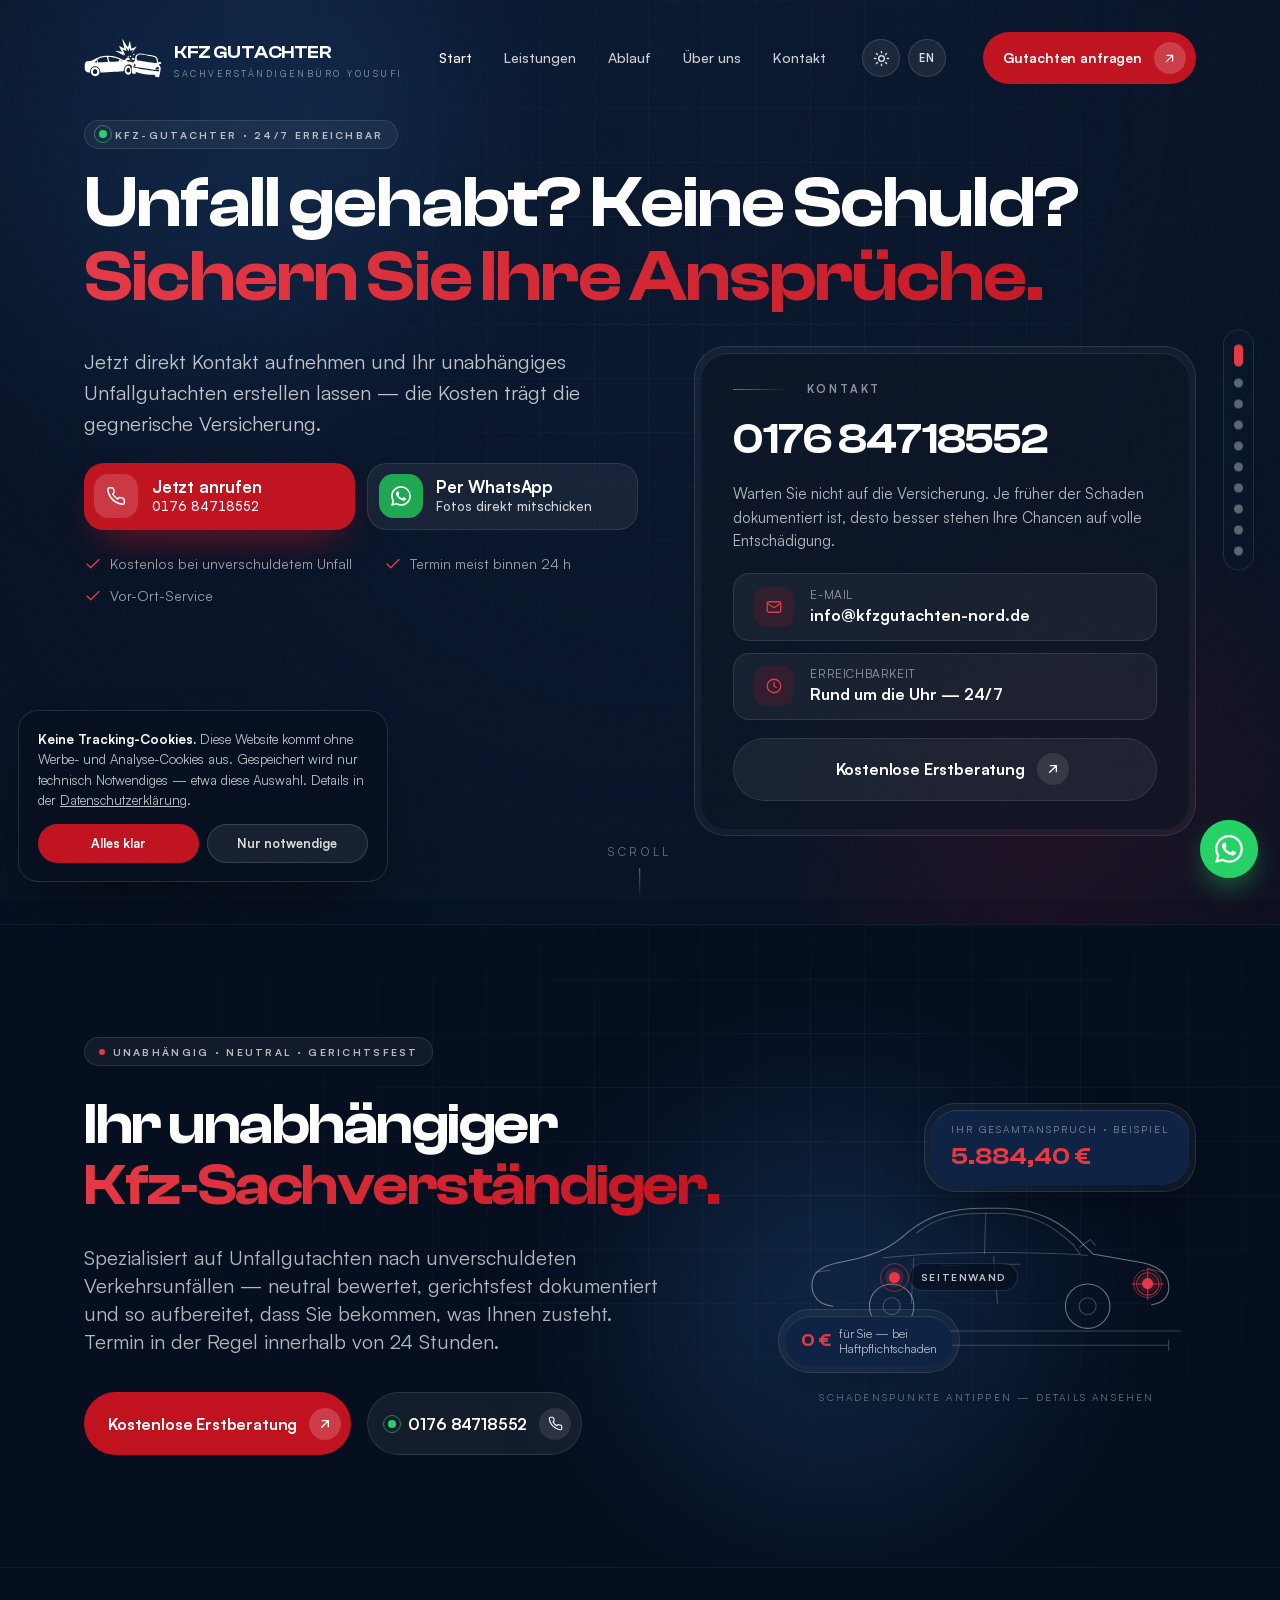
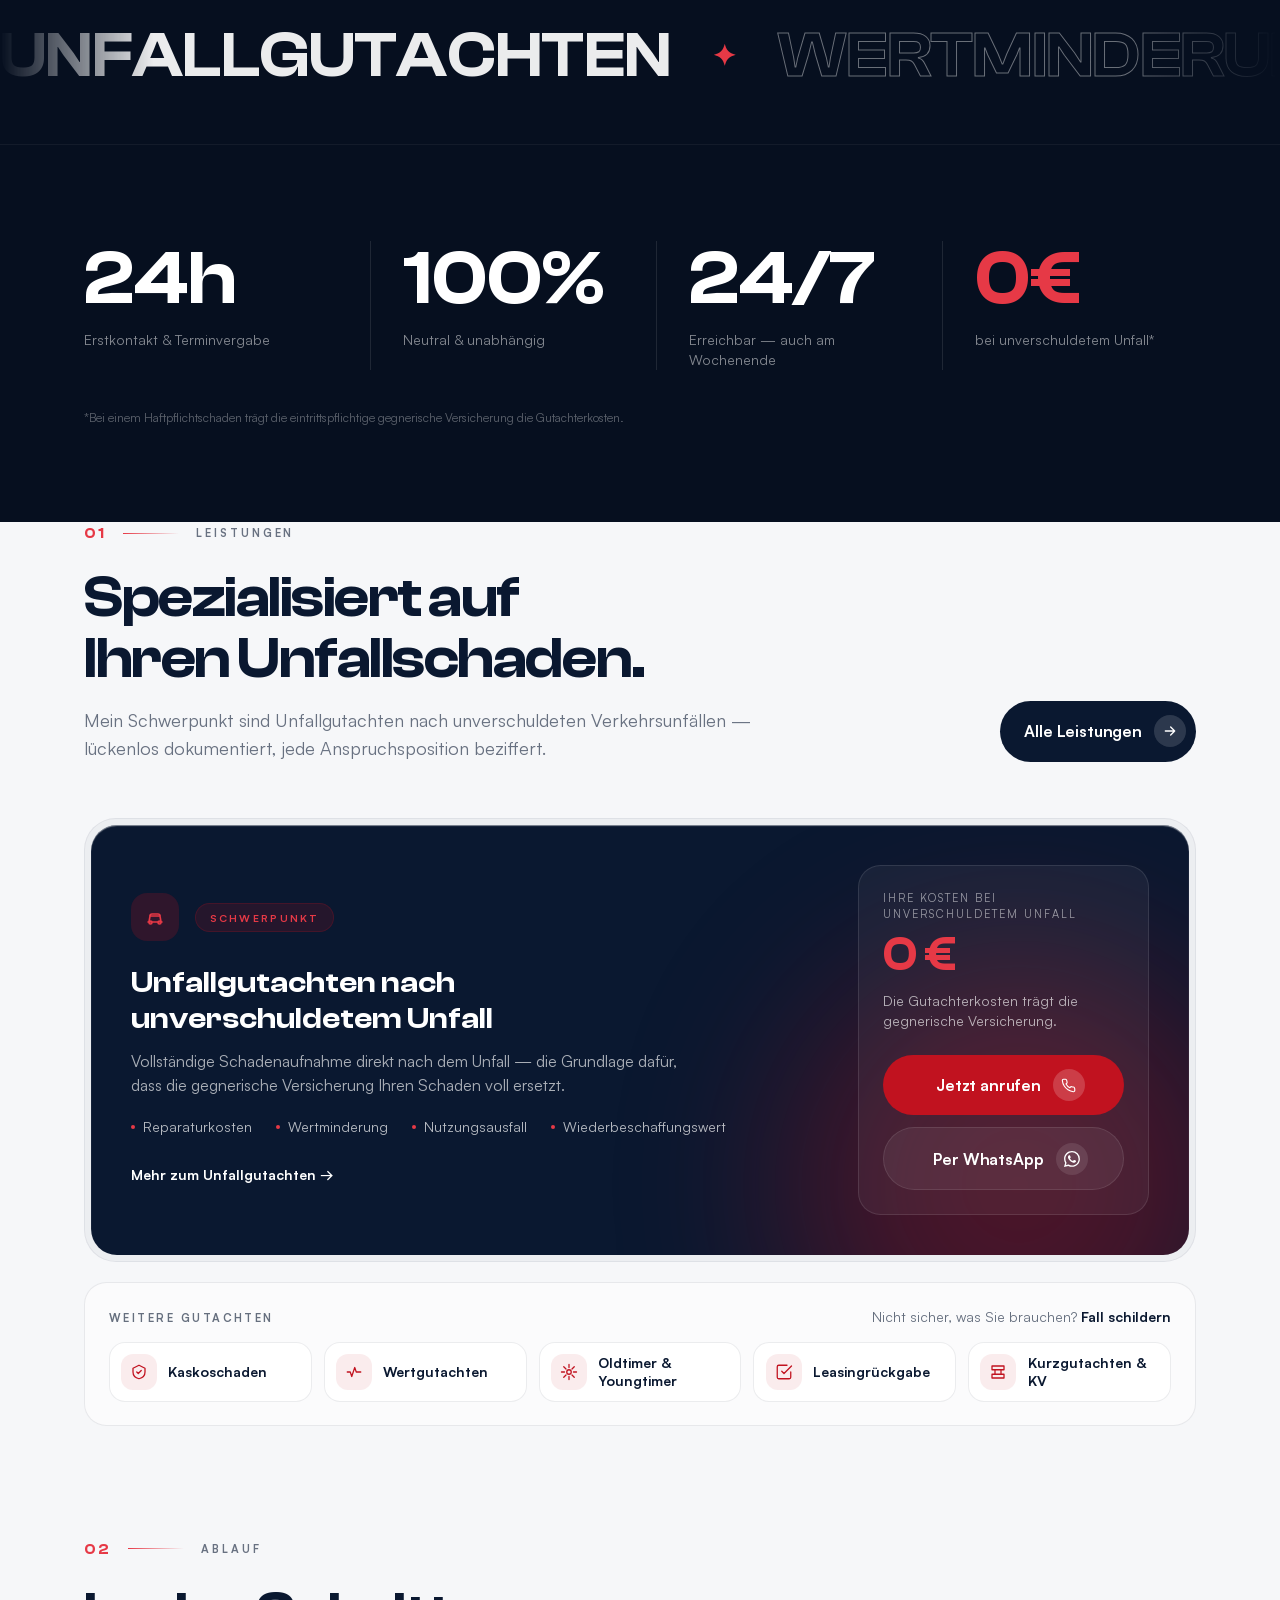
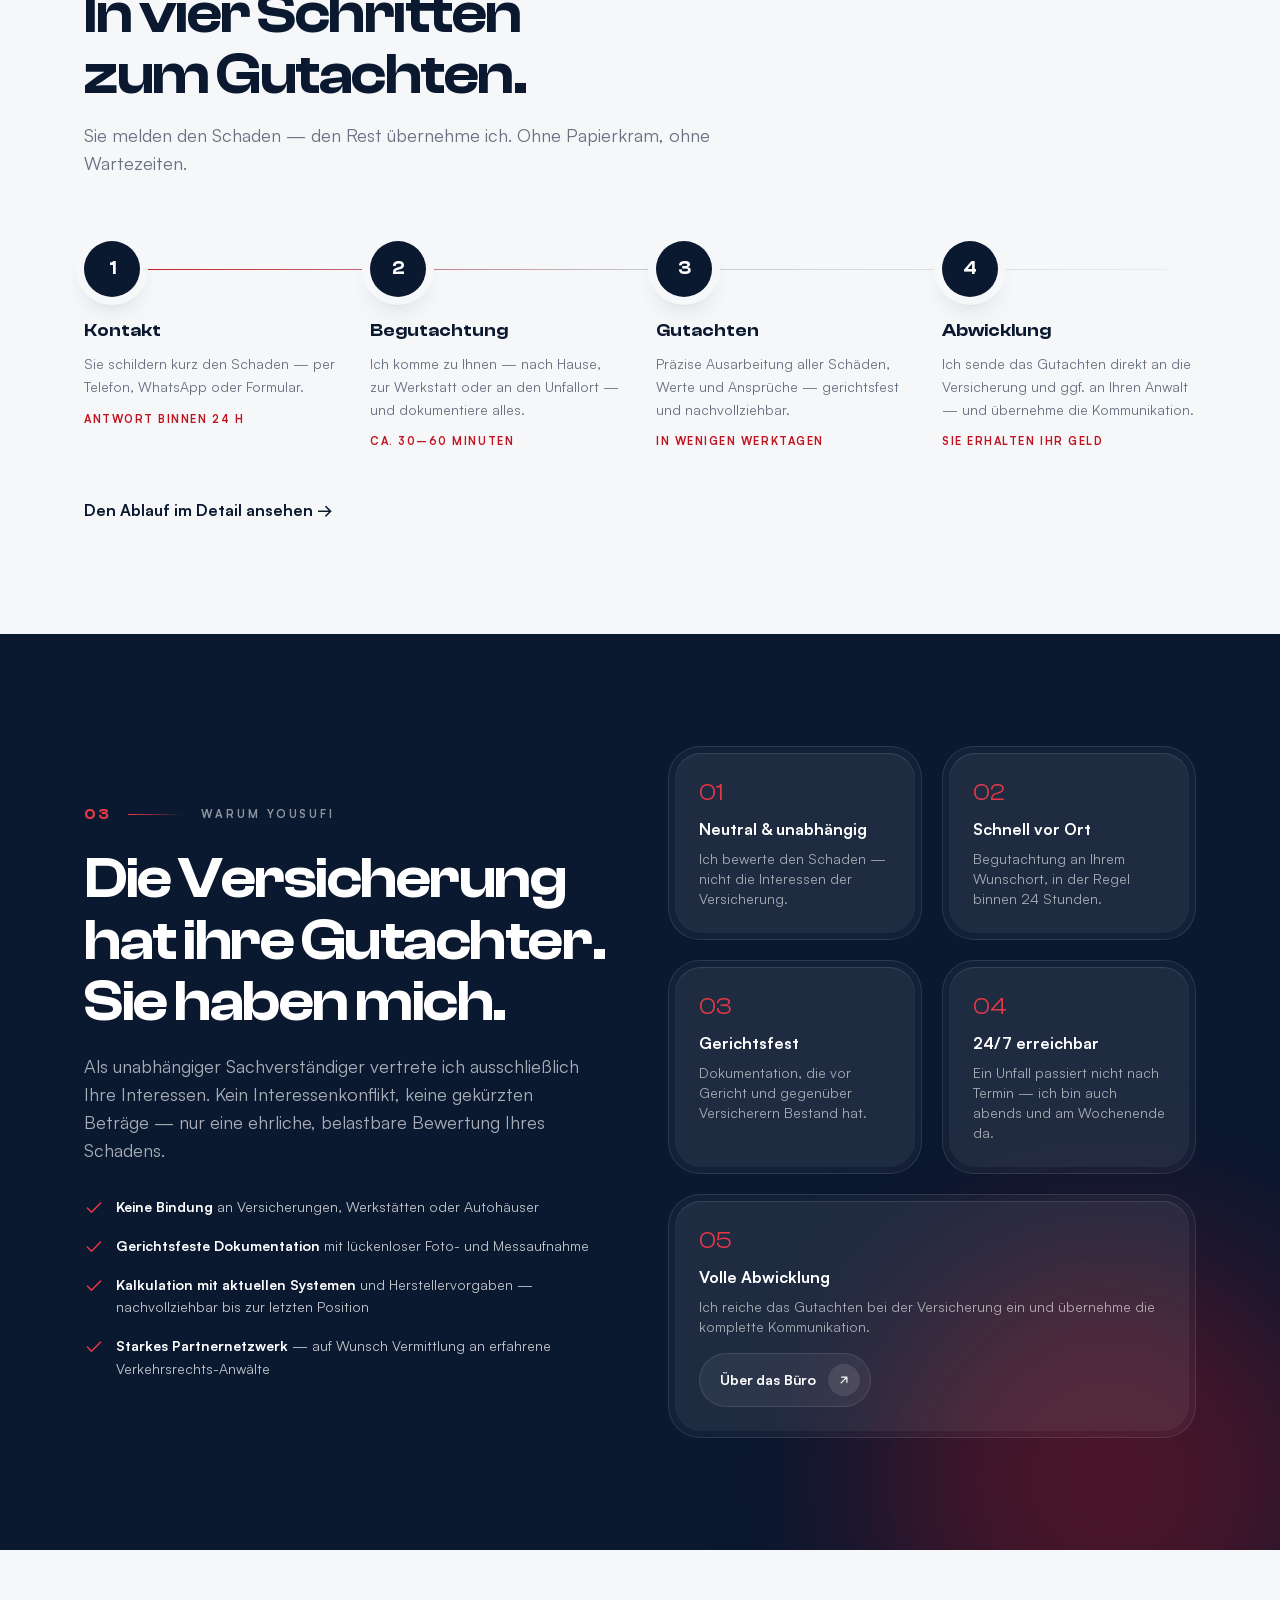
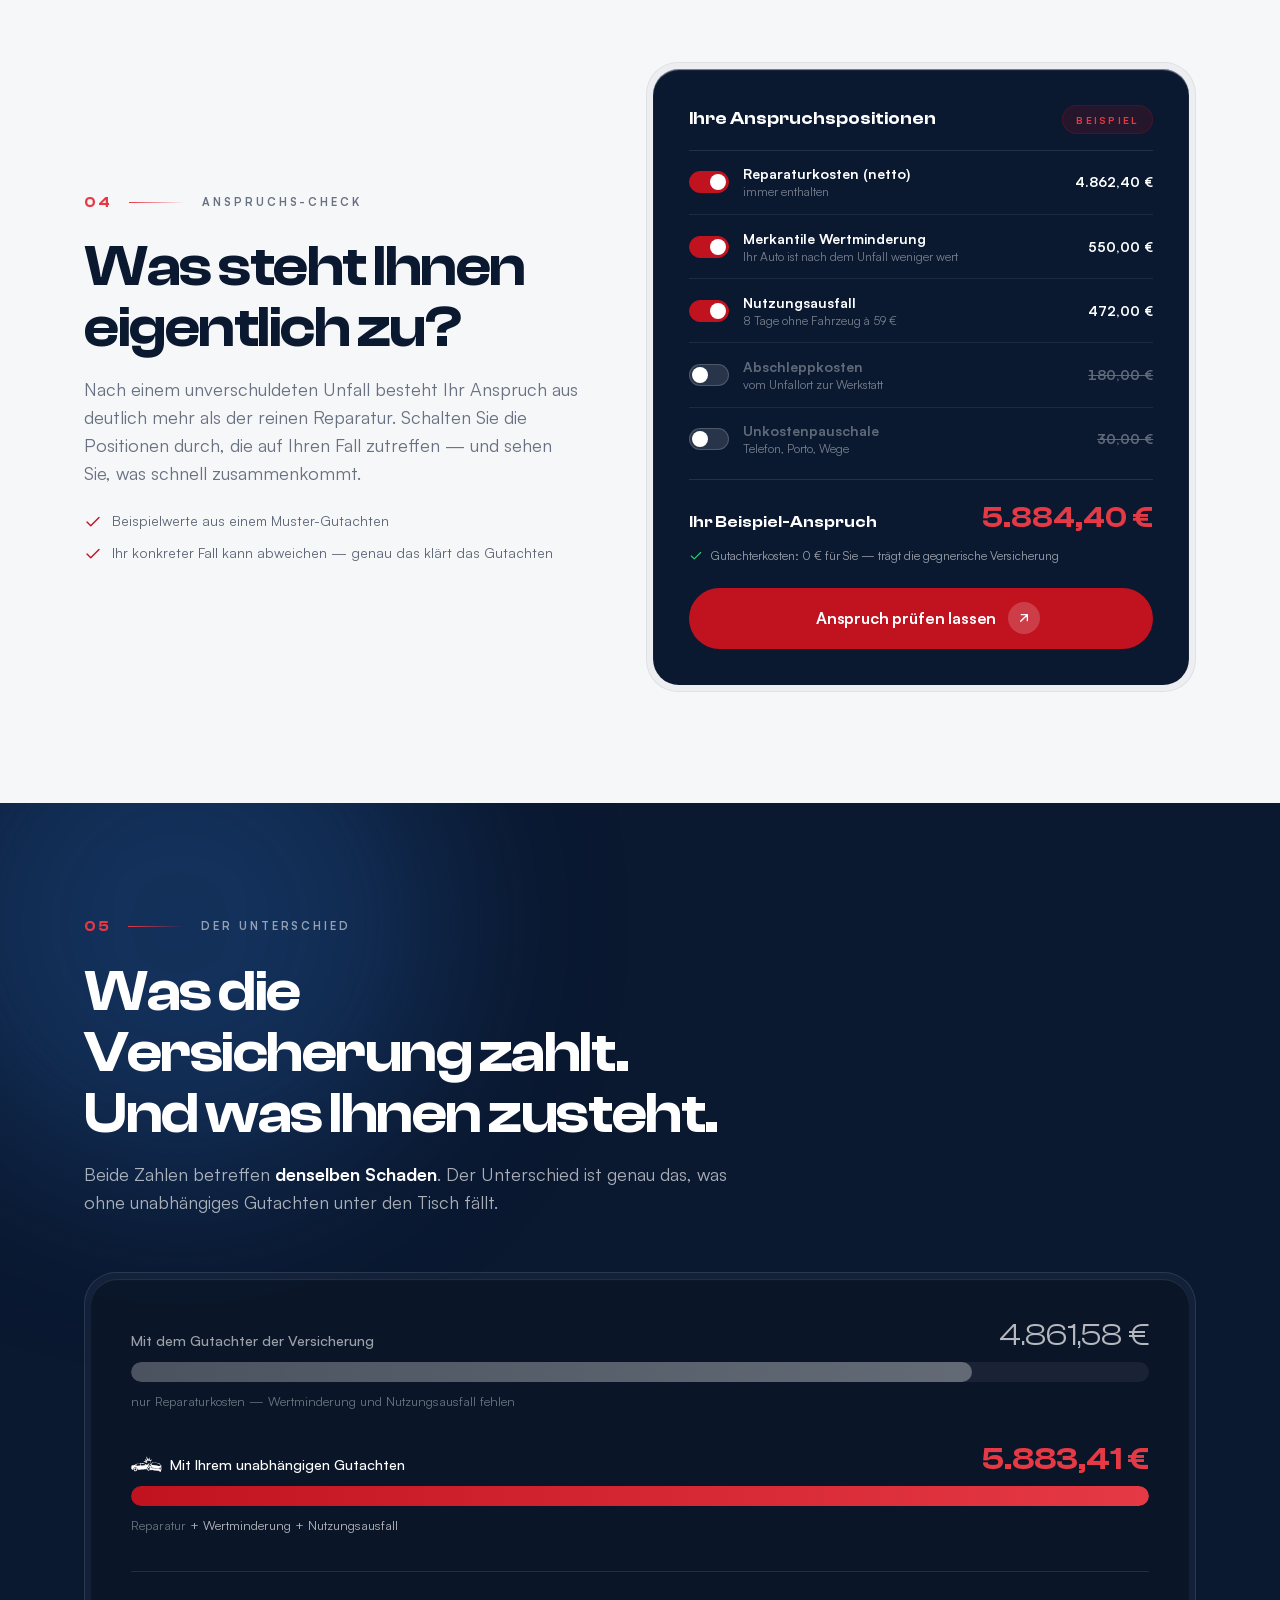
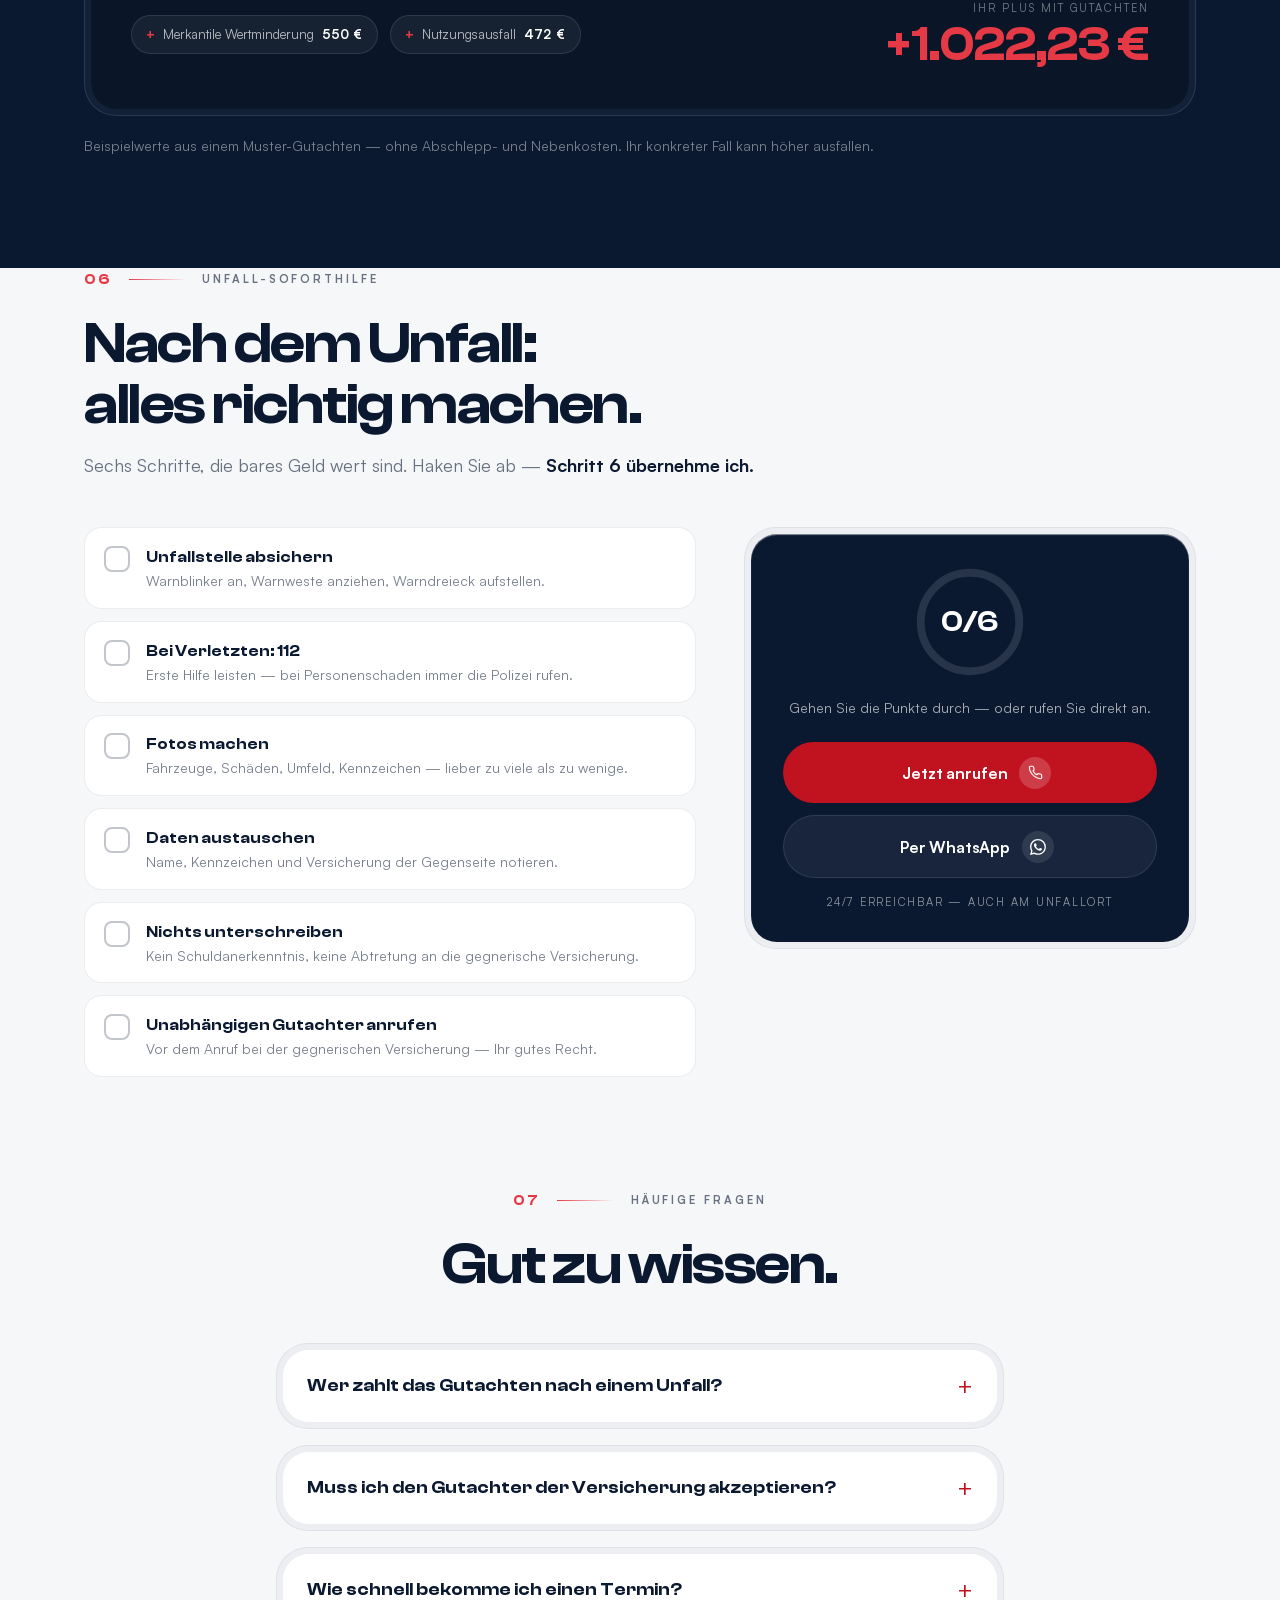
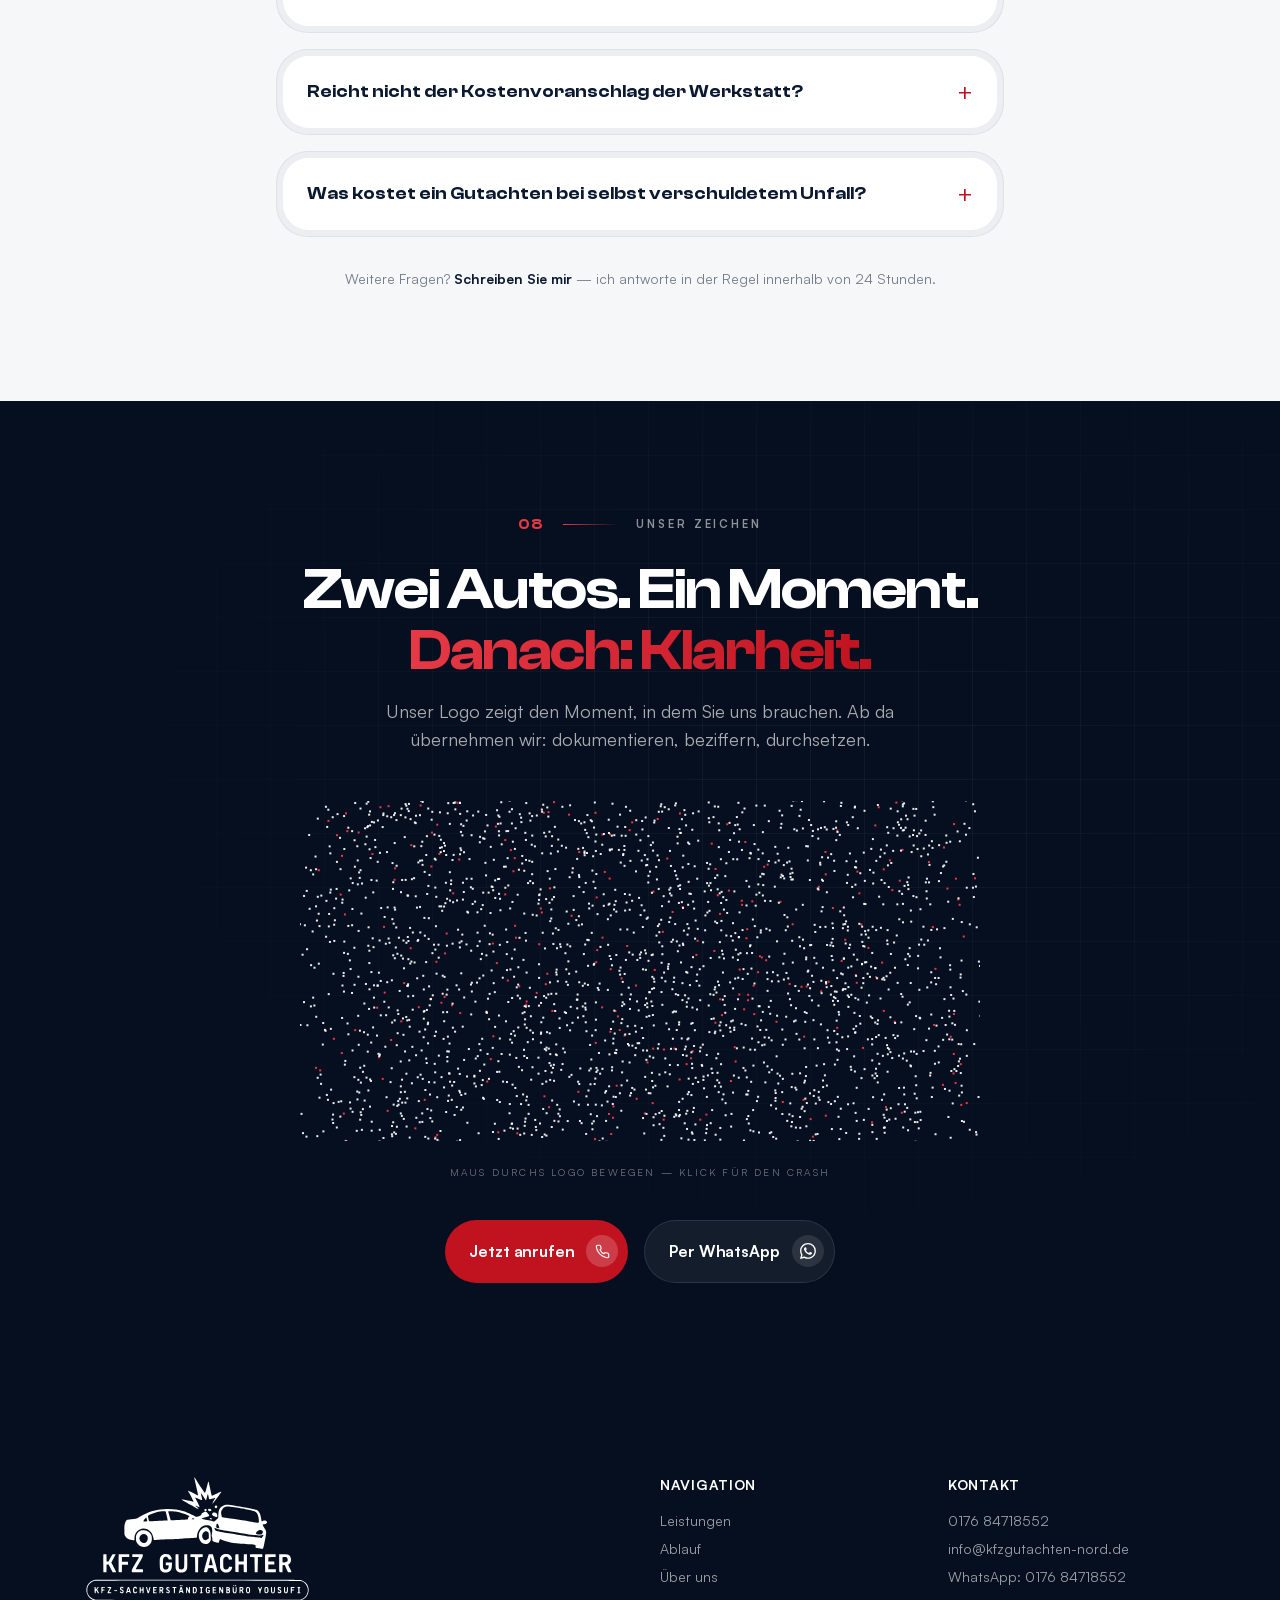
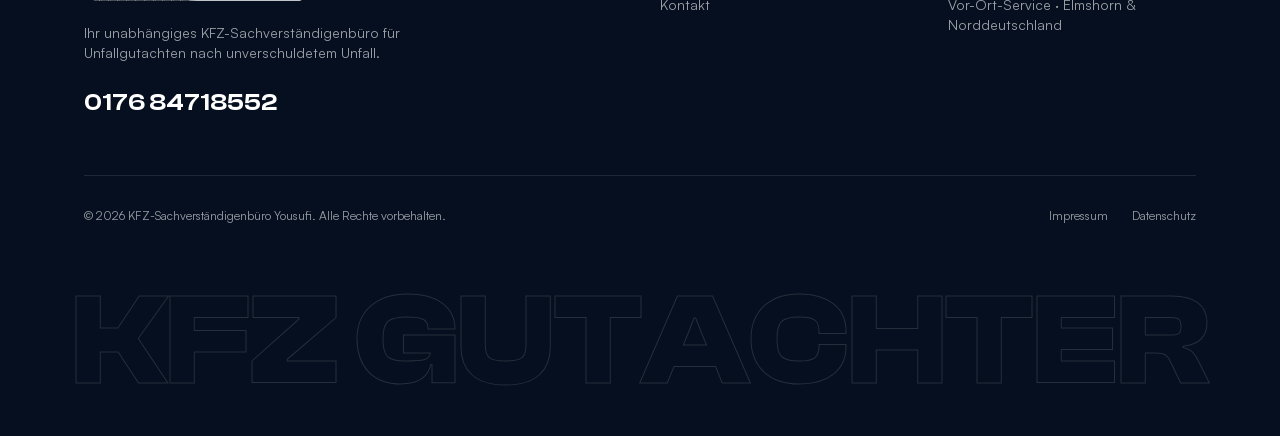
<file: index.html>
<!DOCTYPE html>
<html lang="de">
<head>
  <meta charset="UTF-8" />
  <meta name="robots" content="noindex, nofollow" />
  <meta name="viewport" content="width=device-width, initial-scale=1.0" />
  <title>Unfallgutachten in Elmshorn | KFZ-Gutachter Yousufi</title>
  <meta name="description" content="Unfall gehabt, keine Schuld? Unabhängiges Unfallgutachten in Elmshorn &amp; Umgebung — 24/7 erreichbar, Kosten trägt die gegnerische Versicherung." />
  <meta name="theme-color" content="#0a1830" />
  <link rel="icon" href="assets/favicon.svg?v=14" type="image/svg+xml" />
  <link rel="apple-touch-icon" href="assets/apple-touch-icon.png" />

  <!-- Open Graph / Social -->
  <meta property="og:type" content="website" />
  <meta property="og:url" content="https://kfzgutachten-nord.de/" />
  <meta property="og:title" content="Unfall gehabt, keine Schuld? — KFZ-Gutachter Yousufi" />
  <meta property="og:description" content="Unabhängiges Unfallgutachten nach unverschuldetem Unfall. 24/7 erreichbar — die Kosten trägt die gegnerische Versicherung." />
  <meta property="og:image" content="https://kfzgutachten-nord.de/assets/og.jpg" />
  <meta name="twitter:card" content="summary_large_image" />

  <!-- Fonts: selbst gehostet (DSGVO) — kritische Schnitte vorladen -->
  <link rel="preload" href="assets/fonts/clash-display-600.woff2" as="font" type="font/woff2" crossorigin />
  <link rel="preload" href="assets/fonts/satoshi-400.woff2" as="font" type="font/woff2" crossorigin />
  <link rel="preload" href="assets/fonts/satoshi-700.woff2" as="font" type="font/woff2" crossorigin />

  <link rel="canonical" href="https://kfzgutachten-nord.de/" />
  <link rel="stylesheet" href="styles.css?v=14" />
  <link rel="stylesheet" href="assets/tailwind.css?v=14" />

  <!-- Organization schema -->
  <script type="application/ld+json">
  {
    "@context":"https://schema.org",
    "@type":"AutomotiveBusiness",
    "name":"KFZ-Sachverständigenbüro Yousufi",
    "description":"Unabhängiges KFZ-Sachverständigenbüro mit Schwerpunkt Unfallgutachten nach unverschuldetem Verkehrsunfall.",
    "url":"https://kfzgutachten-nord.de",
    "telephone":"+4917684718552",
    "email":"info@kfzgutachten-nord.de",
    "areaServed":[{"@type":"City","name":"Elmshorn"},"Norddeutschland"],
    "founder":{"@type":"Person","name":"Amir Yousufi"},
    "image":"https://kfzgutachten-nord.de/assets/og.jpg",
    "address":{"@type":"PostalAddress","streetAddress":"Alter Markt 17","postalCode":"25335","addressLocality":"Elmshorn","addressRegion":"Schleswig-Holstein","addressCountry":"DE"},
    "contactPoint":{"@type":"ContactPoint","telephone":"+4917684718552","contactType":"customer service","availableLanguage":"German","hoursAvailable":{"@type":"OpeningHoursSpecification","dayOfWeek":["Monday","Tuesday","Wednesday","Thursday","Friday","Saturday","Sunday"],"opens":"00:00","closes":"23:59"}}
  }
  </script>

  <!-- FAQ schema (Inhalte müssen mit dem sichtbaren FAQ-Abschnitt übereinstimmen) -->
  <script type="application/ld+json">
  {
    "@context":"https://schema.org",
    "@type":"FAQPage",
    "mainEntity":[
      {"@type":"Question","name":"Wer zahlt das Gutachten nach einem Unfall?","acceptedAnswer":{"@type":"Answer","text":"Bei einem unverschuldeten Unfall (Haftpflichtschaden) trägt die gegnerische Versicherung die Kosten des Gutachtens vollständig. Für Sie entstehen keine Kosten."}},
      {"@type":"Question","name":"Muss ich den Gutachter der Versicherung akzeptieren?","acceptedAnswer":{"@type":"Answer","text":"Nein. Als Geschädigter haben Sie das Recht, einen unabhängigen Sachverständigen Ihrer Wahl zu beauftragen. Der Gutachter der gegnerischen Versicherung arbeitet in deren Interesse — nicht in Ihrem."}},
      {"@type":"Question","name":"Wie schnell bekomme ich einen Termin?","acceptedAnswer":{"@type":"Answer","text":"In der Regel innerhalb von 24 Stunden. Die Begutachtung findet an Ihrem Wunschort statt — zu Hause, in der Werkstatt oder am Unfallort. Das fertige Gutachten erhalten Sie meist innerhalb weniger Werktage."}},
      {"@type":"Question","name":"Reicht nicht der Kostenvoranschlag der Werkstatt?","acceptedAnswer":{"@type":"Answer","text":"Ein Kostenvoranschlag erfasst nur die Reparaturkosten. Wertminderung, Nutzungsausfall und Wiederbeschaffungswert bleiben unberücksichtigt — Positionen, die schnell mehrere hundert Euro ausmachen. Nur bei Bagatellschäden bis ca. 750 € ist ein Kurzgutachten oder Kostenvoranschlag sinnvoll."}},
      {"@type":"Question","name":"Was kostet ein Gutachten bei selbst verschuldetem Unfall?","acceptedAnswer":{"@type":"Answer","text":"Bei Kaskoschäden oder selbst verschuldeten Unfällen richtet sich das Honorar nach der Schadenhöhe. Die Kosten bespreche ich transparent mit Ihnen, bevor Sie beauftragen — ohne versteckte Positionen."}}
    ]
  }
  </script>
</head>

<body class="grain">

  <a href="#main" class="skip-link">Zum Inhalt springen</a>

  <!-- ================= NAVIGATION ================= -->
  <header class="fixed top-0 inset-x-0 z-50 flex justify-center px-4">
    <nav id="nav-pill" class="nav-pill mt-5 w-full max-w-6xl rounded-full px-5 py-3 flex items-center justify-between">
      <a href="./" class="flex items-center gap-3 group">
        <img src="assets/logo.svg?v=14" alt="KFZ-Gutachter Yousufi" class="h-10 w-auto" />
        <span class="leading-none">
          <span class="block font-display font-semibold tracking-tight text-white text-lg">KFZ&nbsp;GUTACHTER</span>
          <span class="block text-[9px] uppercase tracking-[0.28em] text-white/50 mt-0.5">Sachverständigenbüro&nbsp;Yousufi</span>
        </span>
      </a>

      <div class="hidden md:flex items-center gap-8 text-sm font-medium text-white/80">
        <a href="./" class="link-sweep text-white" aria-current="page">Start</a>
        <a href="leistungen" class="link-sweep hover:text-white transition">Leistungen</a>
        <a href="ablauf" class="link-sweep hover:text-white transition">Ablauf</a>
        <a href="ueber-uns" class="link-sweep hover:text-white transition">Über&nbsp;uns</a>
        <a href="kontakt" class="link-sweep hover:text-white transition">Kontakt</a>
      </div>

      <div class="hidden md:flex items-center gap-2">
        <button type="button" class="nav-icon-btn theme-toggle" aria-label="Helles oder dunkles Design umschalten"><svg class="ico-sun" width="17" height="17" viewBox="0 0 24 24" fill="none" stroke="currentColor" stroke-width="2" stroke-linecap="round" stroke-linejoin="round" aria-hidden="true"><circle cx="12" cy="12" r="4"/><path d="M12 2v2M12 20v2M4.9 4.9l1.4 1.4M17.7 17.7l1.4 1.4M2 12h2M20 12h2M4.9 19.1l1.4-1.4M17.7 6.3l1.4-1.4"/></svg><svg class="ico-moon" width="16" height="16" viewBox="0 0 24 24" fill="none" stroke="currentColor" stroke-width="2" stroke-linecap="round" stroke-linejoin="round" aria-hidden="true"><path d="M21 12.79A9 9 0 1111.21 3 7 7 0 0021 12.79z"/></svg></button>
        <button type="button" class="nav-icon-btn lang-toggle" aria-label="Sprache wechseln (Deutsch/Englisch)"><span class="lang-label">EN</span></button>
      </div>
      <a href="kontakt" data-magnetic class="hidden md:inline-flex btn btn-primary text-sm py-2.5 pl-5 pr-2.5">
        Gutachten anfragen
        <span class="btn-icon"><svg width="15" height="15" viewBox="0 0 24 24" fill="none" stroke="currentColor" stroke-width="2" stroke-linecap="round" stroke-linejoin="round" aria-hidden="true"><path d="M7 17L17 7M17 7H8M17 7v9"/></svg></span>
      </a>

      <!-- Hamburger -->
      <button id="burger" class="burger md:hidden relative w-10 h-10 grid place-items-center" aria-label="Menü" aria-expanded="false">
        <span class="absolute w-6 h-0.5 bg-white -translate-y-1.5"></span>
        <span class="absolute w-6 h-0.5 bg-white"></span>
        <span class="absolute w-6 h-0.5 bg-white translate-y-1.5"></span>
      </button>
    </nav>
  </header>

  <!-- Mobile overlay -->
  <div id="menu-overlay" class="menu-overlay fixed inset-0 z-40 opacity-0 invisible md:hidden" style="background:rgba(6,15,31,0.92);backdrop-filter:blur(24px)">
    <div class="flex flex-col justify-center h-full px-8 gap-2 text-white">
      <a href="./" class="menu-link font-display text-4xl py-2" aria-current="page">Start</a>
      <a href="leistungen" class="menu-link font-display text-4xl py-2">Leistungen</a>
      <a href="ablauf" class="menu-link font-display text-4xl py-2">Ablauf</a>
      <a href="ueber-uns" class="menu-link font-display text-4xl py-2">Über uns</a>
      <a href="kontakt" class="menu-link font-display text-4xl py-2">Kontakt</a>
      <a href="kontakt" class="menu-link btn btn-primary mt-6 w-max pl-6 pr-2.5">Gutachten anfragen
        <span class="btn-icon"><svg width="15" height="15" viewBox="0 0 24 24" fill="none" stroke="currentColor" stroke-width="2" stroke-linecap="round" stroke-linejoin="round" aria-hidden="true"><path d="M7 17L17 7M17 7H8M17 7v9"/></svg></span>
      </a>
      <div class="flex items-center gap-3 mt-8">
        <button type="button" class="nav-icon-btn theme-toggle" aria-label="Helles oder dunkles Design umschalten"><svg class="ico-sun" width="17" height="17" viewBox="0 0 24 24" fill="none" stroke="currentColor" stroke-width="2" stroke-linecap="round" stroke-linejoin="round" aria-hidden="true"><circle cx="12" cy="12" r="4"/><path d="M12 2v2M12 20v2M4.9 4.9l1.4 1.4M17.7 17.7l1.4 1.4M2 12h2M20 12h2M4.9 19.1l1.4-1.4M17.7 6.3l1.4-1.4"/></svg><svg class="ico-moon" width="16" height="16" viewBox="0 0 24 24" fill="none" stroke="currentColor" stroke-width="2" stroke-linecap="round" stroke-linejoin="round" aria-hidden="true"><path d="M21 12.79A9 9 0 1111.21 3 7 7 0 0021 12.79z"/></svg></button>
        <button type="button" class="nav-icon-btn lang-toggle" aria-label="Sprache wechseln (Deutsch/Englisch)"><span class="lang-label">EN</span></button>
      </div>
    </div>
  </div>

  <main id="main">

  <!-- ================= EINSTIEG: UNFALL-KONTAKT (Hauptbotschaft, ganz oben) ================= -->
  <section class="hx relative bg-navy-900 text-white overflow-hidden" aria-labelledby="kontakt-heading">
    <div class="hero-grid absolute inset-0" aria-hidden="true"></div>
    <div class="mesh" aria-hidden="true"><span class="m1"></span><span class="m2"></span></div>
    <div class="absolute inset-0 bg-[radial-gradient(ellipse_at_top,rgba(6,15,31,0)_0%,rgba(6,15,31,0.85)_100%)]" aria-hidden="true"></div>

    <div class="relative z-10 max-w-6xl mx-auto px-5 w-full">
      <p class="reveal eyebrow bg-white/5 border border-white/10 text-white/70">
        <span class="avail-dot" aria-hidden="true"></span>
        Kfz-Gutachter · 24/7 erreichbar
      </p>

      <h1 id="kontakt-heading" class="hx-title reveal d1 font-display font-semibold tracking-tight">
        <span class="line-mask"><span><span class="hx-nowrap">Unfall gehabt?</span> <span class="hx-nowrap">Keine Schuld?</span></span></span>
        <span class="line-mask"><span class="text-transparent bg-clip-text bg-gradient-to-r from-accent-2 to-accent">Sichern Sie Ihre Ansprüche.</span></span>
      </h1>

      <div class="hx-row">
        <div>
          <p class="hx-lead reveal d2 text-white/75">Jetzt direkt Kontakt aufnehmen und Ihr unabhängiges Unfallgutachten erstellen lassen — die Kosten trägt die gegnerische Versicherung.</p>

          <div class="hx-cta reveal d2" data-hero-cta>
            <a href="tel:+4917684718552" class="hx-btn hx-btn--call">
              <span class="hx-btn-ico" aria-hidden="true"><svg width="20" height="20" viewBox="0 0 24 24" fill="none" stroke="currentColor" stroke-width="1.8" stroke-linecap="round" stroke-linejoin="round" aria-hidden="true"><path d="M22 16.9v3a2 2 0 01-2.2 2 19.8 19.8 0 01-8.6-3 19.5 19.5 0 01-6-6 19.8 19.8 0 01-3-8.6A2 2 0 014.1 2h3a2 2 0 012 1.7c.1.9.3 1.8.6 2.6a2 2 0 01-.5 2.1L8 9.6a16 16 0 006 6l1.2-1.2a2 2 0 012.1-.5c.8.3 1.7.5 2.6.6a2 2 0 011.7 2z"/></svg></span>
              <span class="hx-btn-txt"><strong>Jetzt anrufen</strong><small class="tnum">0176 84718552</small></span>
            </a>
            <a href="https://wa.me/4917684718552?text=Hallo%2C%20ich%20hatte%20einen%20Unfall%20und%20m%C3%B6chte%20ein%20Unfallgutachten%20anfragen." target="_blank" rel="noopener" class="hx-btn hx-btn--wa">
              <span class="hx-btn-ico" aria-hidden="true"><svg width="20" height="20" viewBox="0 0 16 16" fill="currentColor" aria-hidden="true"><path d="M13.601 2.326A7.85 7.85 0 0 0 7.994 0C3.627 0 .068 3.558.064 7.926c0 1.399.366 2.76 1.057 3.965L0 16l4.204-1.102a7.9 7.9 0 0 0 3.79.965h.004c4.368 0 7.926-3.558 7.93-7.93A7.9 7.9 0 0 0 13.6 2.326zM7.994 14.521a6.6 6.6 0 0 1-3.356-.92l-.24-.144-2.494.654.666-2.433-.156-.251a6.56 6.56 0 0 1-1.007-3.505c0-3.626 2.957-6.584 6.591-6.584a6.56 6.56 0 0 1 4.66 1.931 6.56 6.56 0 0 1 1.928 4.66c-.004 3.639-2.961 6.592-6.592 6.592m3.615-4.934c-.197-.099-1.17-.578-1.353-.646-.182-.065-.315-.099-.445.099-.133.197-.513.646-.627.775-.114.133-.232.148-.43.05-.197-.1-.836-.308-1.592-.985-.59-.525-.985-1.175-1.103-1.372-.114-.198-.011-.304.088-.403.087-.088.197-.232.296-.346.1-.114.133-.198.198-.33.065-.134.034-.248-.015-.347-.05-.099-.445-1.076-.612-1.47-.16-.389-.323-.335-.445-.34-.114-.007-.247-.007-.38-.007a.73.73 0 0 0-.529.247c-.182.198-.691.677-.691 1.654s.71 1.916.81 2.049c.098.133 1.394 2.132 3.383 2.992.47.205.84.326 1.129.418.475.152.904.129 1.246.08.38-.058 1.171-.48 1.338-.943.164-.464.164-.86.114-.943-.049-.084-.182-.133-.38-.232"/></svg></span>
              <span class="hx-btn-txt"><strong>Per WhatsApp</strong><small>Fotos direkt mitschicken</small></span>
            </a>
          </div>

          <ul class="hx-trust reveal d3 flex flex-wrap items-center gap-x-8 gap-y-3 text-sm text-white/60 list-none">
            <li class="flex items-center gap-2"><svg width="18" height="18" viewBox="0 0 24 24" fill="none" stroke="#e63946" stroke-width="1.8" stroke-linecap="round" stroke-linejoin="round" aria-hidden="true"><path d="M20 6L9 17l-5-5"/></svg> Kostenlos bei unverschuldetem Unfall</li>
            <li class="flex items-center gap-2"><svg width="18" height="18" viewBox="0 0 24 24" fill="none" stroke="#e63946" stroke-width="1.8" stroke-linecap="round" stroke-linejoin="round" aria-hidden="true"><path d="M20 6L9 17l-5-5"/></svg> Termin meist binnen 24&nbsp;h</li>
            <li class="flex items-center gap-2"><svg width="18" height="18" viewBox="0 0 24 24" fill="none" stroke="#e63946" stroke-width="1.8" stroke-linecap="round" stroke-linejoin="round" aria-hidden="true"><path d="M20 6L9 17l-5-5"/></svg> Vor-Ort-Service</li>
          </ul>
        </div>

        <aside class="hx-card reveal d3 bezel bezel--dark" aria-label="Kontaktdaten">
          <div class="bezel-core relative overflow-hidden bg-navy-950/60">
            <div class="sec-head text-white/55"><span class="sec-rule"></span><span class="sec-label">Kontakt</span></div>
            <a href="tel:+4917684718552" class="phone-mega link-sweep inline-block text-white hover:text-accent-2 transition-colors tnum">0176&nbsp;84718552</a>
            <p class="hx-note text-white/70">Warten Sie nicht auf die Versicherung. Je früher der Schaden dokumentiert ist, desto besser stehen Ihre Chancen auf volle Entschädigung.</p>
            <ul class="hx-facts list-none">
              <li>
                <a href="mailto:info@kfzgutachten-nord.de" class="flex items-center gap-4 rounded-2xl border border-white/10 bg-white/5 px-5 py-4 hover:bg-white/10 transition">
                  <span class="w-10 h-10 rounded-xl bg-accent/15 text-accent-2 grid place-items-center shrink-0"><svg width="18" height="18" viewBox="0 0 24 24" fill="none" stroke="currentColor" stroke-width="1.7" stroke-linecap="round" stroke-linejoin="round" aria-hidden="true"><rect x="3" y="5" width="18" height="14" rx="2"/><path d="M3 7l9 6 9-6"/></svg></span>
                  <span><span class="block text-xs text-white/55 uppercase tracking-wider">E-Mail</span><span class="block font-semibold hx-break">info@kfzgutachten-nord.de</span></span>
                </a>
              </li>
              <li class="flex items-center gap-4 rounded-2xl border border-white/10 bg-white/5 px-5 py-4">
                <span class="w-10 h-10 rounded-xl bg-accent/15 text-accent-2 grid place-items-center shrink-0"><svg width="18" height="18" viewBox="0 0 24 24" fill="none" stroke="currentColor" stroke-width="1.7" stroke-linecap="round" stroke-linejoin="round" aria-hidden="true"><circle cx="12" cy="12" r="9"/><path d="M12 7v5l3 2"/></svg></span>
                <span><span class="block text-xs text-white/55 uppercase tracking-wider">Erreichbarkeit</span><span class="block font-semibold">Rund um die Uhr — 24/7</span></span>
              </li>
            </ul>
            <a href="kontakt" class="btn btn-ghost w-full justify-center pl-6 pr-2.5">Kostenlose Erstberatung
              <span class="btn-icon"><svg width="16" height="16" viewBox="0 0 24 24" fill="none" stroke="currentColor" stroke-width="2" stroke-linecap="round" stroke-linejoin="round" aria-hidden="true"><path d="M7 17L17 7M17 7H8M17 7v9"/></svg></span>
            </a>
          </div>
        </aside>
      </div>
    </div>

    <!-- Scroll cue -->
    <div class="scroll-cue absolute bottom-6 left-1/2 -translate-x-1/2 z-10 text-white/40 text-xs flex-col items-center gap-2 hidden md:flex" aria-hidden="true">
      <span class="uppercase tracking-[0.3em]">Scroll</span>
      <span class="w-px h-8 bg-gradient-to-b from-white/40 to-transparent"></span>
    </div>
  </section>

  <!-- ================= PROFIL: UNABHÄNGIGER KFZ-SACHVERSTÄNDIGER ================= -->
  <section class="relative bg-navy-950 text-white overflow-hidden border-t border-white/5" aria-labelledby="profil-heading">
    <div class="hero-grid absolute inset-0" aria-hidden="true"></div>
    <div class="mesh" aria-hidden="true"><span class="m3"></span></div>

    <div class="profil-inner relative z-10 max-w-6xl mx-auto px-5 w-full">
      <div class="grid lg:grid-cols-[1.22fr_0.78fr] gap-14 lg:gap-10 items-center">

        <!-- Copy -->
        <div>
          <div class="reveal eyebrow bg-white/5 border border-white/10 text-white/70 mb-7">
            <span class="w-1.5 h-1.5 rounded-full bg-accent-2"></span>
            Unabhängig · Neutral · Gerichtsfest
          </div>

          <h2 id="profil-heading" class="reveal d1 font-display font-semibold tracking-tight text-[clamp(2.4rem,4.6vw,3.8rem)] leading-[1.04]">
            <span class="line-mask"><span>Ihr unabhängiger</span></span>
            <span class="line-mask"><span class="text-transparent bg-clip-text bg-gradient-to-r from-accent-2 to-accent">Kfz&#8209;Sachver&shy;ständiger.</span></span>
          </h2>

          <p class="reveal d2 mt-7 text-lg md:text-xl text-white/70 max-w-xl">
            Spezialisiert auf Unfallgutachten nach unverschuldeten Verkehrsunfällen — neutral bewertet,
            gerichtsfest dokumentiert und so aufbereitet, dass Sie bekommen, was Ihnen zusteht.
            Termin in der Regel innerhalb von 24&nbsp;Stunden.
          </p>

          <div class="reveal d3 mt-9 flex flex-col sm:flex-row gap-4">
            <a href="kontakt" data-magnetic class="btn btn-primary pl-6 pr-2.5 text-base">
              Kostenlose Erstberatung
              <span class="btn-icon"><svg width="16" height="16" viewBox="0 0 24 24" fill="none" stroke="currentColor" stroke-width="2" stroke-linecap="round" stroke-linejoin="round" aria-hidden="true"><path d="M7 17L17 7M17 7H8M17 7v9"/></svg></span>
            </a>
            <a href="tel:+4917684718552" class="btn btn-ghost pl-5 pr-2.5 text-base">
              <span class="avail-dot" aria-hidden="true"></span>
              0176 84718552
              <span class="btn-icon"><svg width="15" height="15" viewBox="0 0 24 24" fill="none" stroke="currentColor" stroke-width="1.8" stroke-linecap="round" stroke-linejoin="round" aria-hidden="true"><path d="M22 16.9v3a2 2 0 01-2.2 2 19.8 19.8 0 01-8.6-3 19.5 19.5 0 01-6-6 19.8 19.8 0 01-3-8.6A2 2 0 014.1 2h3a2 2 0 012 1.7c.1.9.3 1.8.6 2.6a2 2 0 01-.5 2.1L8 9.6a16 16 0 006 6l1.2-1.2a2 2 0 012.1-.5c.8.3 1.7.5 2.6.6a2 2 0 011.7 2z"/></svg></span>
            </a>
          </div>

        </div>

        <!-- Blueprint-Schadenaufnahme (reines SVG/CSS — kein Bild, zeichnet sich selbst) -->
        <div class="reveal d3 relative hidden lg:block">
          <div>
          <div class="relative float-soft">
            <svg class="blueprint" viewBox="0 0 640 340" xmlns="http://www.w3.org/2000/svg" aria-hidden="true">
              <!-- Karosserie -->
              <path class="bp" pathLength="1" d="M84 262 C64 260 52 248 52 230 C52 212 64 202 90 196 L122 189 C154 181 176 170 200 148 C232 122 268 112 314 112 L348 112 C398 114 434 132 470 170 L482 182 L560 196 C584 202 596 212 598 228 C600 244 592 256 572 260" />
              <!-- Gürtellinie + Fenster -->
              <path class="bp bp--faint" pathLength="1" style="--bpd:.35s" d="M160 188 C260 178 380 178 474 184" />
              <path class="bp bp--faint" pathLength="1" style="--bpd:.45s" d="M212 150 C240 128 270 120 314 120 L346 120 C390 122 420 138 452 168" />
              <path class="bp bp--faint" pathLength="1" style="--bpd:.55s" d="M318 120 L316 182 M452 168 L462 182" />
              <!-- Türfugen + Griffe -->
              <path class="bp bp--faint" pathLength="1" style="--bpd:.65s" d="M330 186 L336 258 M208 188 L204 258 M344 198 h26 M250 200 h26" />
              <!-- Scheinwerfer / Rücklicht / Spiegel -->
              <path class="bp bp--faint" pathLength="1" style="--bpd:.75s" d="M566 204 l24 7 M56 210 l24 -3 M462 172 l16 -12 l8 9" />
              <!-- Räder -->
              <circle class="bp" pathLength="1" style="--bpd:.3s" cx="174" cy="262" r="34" />
              <circle class="bp bp--faint" pathLength="1" style="--bpd:.45s" cx="174" cy="262" r="13" />
              <circle class="bp" pathLength="1" style="--bpd:.4s" cx="474" cy="262" r="34" />
              <circle class="bp bp--faint" pathLength="1" style="--bpd:.55s" cx="474" cy="262" r="13" />
              <!-- Boden- und Maßlinie (technische Zeichnung) -->
              <path class="bp bp--faint" pathLength="1" style="--bpd:.7s" d="M24 300 H616" />
              <path class="bp bp--faint" pathLength="1" style="--bpd:.85s" d="M52 322 H598 M52 314 V330 M598 314 V330" />
              <!-- Fadenkreuz am Frontschaden -->
              <circle class="bp bp--accent" pathLength="1" style="--bpd:1.05s" cx="566" cy="228" r="17" />
              <path class="bp bp--accent" pathLength="1" style="--bpd:1.2s" d="M542 228 H590 M566 204 V252" />
            </svg>

            <!-- Schadenspunkt-Marker (klickbar → Schadenakte) -->
            <button type="button" class="dmg" style="left:88.5%;top:67%" aria-expanded="false" aria-controls="dmg-panel"
              data-title="Frontschaden" data-sub="Stoßfänger &amp; Scheinwerfer rechts" data-cost-num="3214.6"
              data-act="Austausch erforderlich" data-doc="14 Fotos · Spaltmaß vermessen">
              <span class="dmg-dot"></span><span class="sr-only">Schadenspunkt Frontschaden — Details anzeigen</span>
            </button>
            <button type="button" class="dmg" style="left:42%;top:64%" aria-expanded="false" aria-controls="dmg-panel"
              data-title="Seitenwand / Tür" data-sub="Beifahrerseite, hintere Tür" data-cost-num="1647.8"
              data-act="Instandsetzung + Lackierung" data-doc="9 Fotos · Lackschichtmessung">
              <span class="dmg-dot"></span><span class="dmg-label">Seitenwand</span>
            </button>

            <!-- Schadenakte-Panel -->
            <div id="dmg-panel" class="dmg-panel bezel bezel--dark absolute right-0 bottom-6 w-[310px]" role="region" aria-live="polite" hidden>
              <div class="bezel-core bg-navy-950/95 p-5">
                <div class="row flex items-start justify-between gap-3">
                  <div>
                    <p class="text-[9px] uppercase tracking-[0.22em] text-accent-2 font-semibold">Schadenakte</p>
                    <h3 id="dmg-title" class="mt-1 font-display font-semibold text-white text-lg leading-tight">Frontschaden</h3>
                    <p id="dmg-sub" class="text-xs text-white/55 mt-0.5">Stoßfänger &amp; Scheinwerfer rechts</p>
                  </div>
                  <button type="button" id="dmg-close" class="w-7 h-7 rounded-full bg-white/10 text-white/70 hover:bg-white/20 transition grid place-items-center shrink-0" aria-label="Details schließen">
                    <svg width="12" height="12" viewBox="0 0 24 24" fill="none" stroke="currentColor" stroke-width="2.2" stroke-linecap="round" aria-hidden="true"><path d="M6 6l12 12M18 6L6 18"/></svg>
                  </button>
                </div>
                <dl class="mt-4 pt-4 border-t border-white/10 space-y-2.5 text-sm">
                  <div class="row flex items-baseline justify-between gap-3"><dt class="text-white/50">Reparaturkosten</dt><dd id="dmg-cost" class="tnum font-display font-semibold text-xl text-accent-2">0,00&nbsp;€</dd></div>
                  <div class="row flex items-baseline justify-between gap-3"><dt class="text-white/50">Maßnahme</dt><dd id="dmg-act" class="text-white/85 text-right text-xs">Austausch erforderlich</dd></div>
                  <div class="row flex items-baseline justify-between gap-3"><dt class="text-white/50">Dokumentation</dt><dd id="dmg-doc" class="text-white/85 text-right text-xs">14 Fotos · Spaltmaß vermessen</dd></div>
                </dl>
                <p class="row mt-4 text-[9px] uppercase tracking-[0.18em] text-white/35">Beispielwerte · Muster-Gutachten</p>
              </div>
            </div>

            <!-- Scan-Linie über der Zeichnung -->
            <div class="scan-wrap" aria-hidden="true"><i></i></div>

            <p class="js-only absolute -bottom-12 left-1/2 -translate-x-1/2 text-[10px] uppercase tracking-[0.22em] text-white/40 whitespace-nowrap" aria-hidden="true">Schadenspunkte antippen — Details ansehen</p>

            <!-- Schwebende Datenchips -->
            <div class="absolute -top-8 right-0 bezel bezel--dark chip-float">
              <div class="bezel-core bg-navy-800 px-5 py-3">
                <p class="text-[10px] uppercase tracking-[0.2em] text-white/45">Ihr Gesamtanspruch · Beispiel</p>
                <p class="mt-1 font-display font-semibold text-2xl text-accent-2 tnum">5.884,40&nbsp;€</p>
              </div>
            </div>
            <div class="absolute -bottom-4 left-0 bezel bezel--dark chip-float chip-float--slow">
              <div class="bezel-core bg-navy-800 px-4 py-2.5 flex items-center gap-2">
                <span class="font-display font-semibold text-accent-2 text-lg tnum">0&nbsp;€</span>
                <span class="text-xs text-white/70 leading-tight">für Sie — bei<br/>Haftpflichtschaden</span>
              </div>
            </div>
          </div>
          </div>
        </div>

      </div>
    </div>

  </section>

  <!-- ================= TRUST MARQUEE (giant) ================= -->
  <section class="bg-navy-950 py-8 md:py-10 border-y border-white/5 overflow-hidden" aria-label="Schwerpunkt Unfallgutachten">
    <div class="marquee marquee--giant">
      <div class="marquee__track font-display">
        <span class="mq-solid">Unfallgutachten</span><span class="mq-dot" aria-hidden="true">✦</span>
        <span class="mq-outline">Wertminderung</span><span class="mq-dot" aria-hidden="true">✦</span>
        <span class="mq-solid">Nutzungsausfall</span><span class="mq-dot" aria-hidden="true">✦</span>
        <span class="mq-outline">Beweissicherung</span><span class="mq-dot" aria-hidden="true">✦</span>
        <span class="mq-solid">Reparaturkosten</span><span class="mq-dot" aria-hidden="true">✦</span>
        <span class="mq-outline">Wiederbeschaffungswert</span><span class="mq-dot" aria-hidden="true">✦</span>
      </div>
      <div class="marquee__track font-display" aria-hidden="true">
        <span class="mq-solid">Unfallgutachten</span><span class="mq-dot">✦</span>
        <span class="mq-outline">Wertminderung</span><span class="mq-dot">✦</span>
        <span class="mq-solid">Nutzungsausfall</span><span class="mq-dot">✦</span>
        <span class="mq-outline">Beweissicherung</span><span class="mq-dot">✦</span>
        <span class="mq-solid">Reparaturkosten</span><span class="mq-dot">✦</span>
        <span class="mq-outline">Wiederbeschaffungswert</span><span class="mq-dot">✦</span>
      </div>
    </div>
  </section>

  <!-- ================= STATS (dark band) ================= -->
  <section class="bg-navy-950 text-white py-20 md:py-24" aria-label="Zahlen und Fakten">
    <div class="max-w-6xl mx-auto px-5 grid grid-cols-2 lg:grid-cols-4 gap-x-8 gap-y-12">
      <div class="reveal lg:border-l lg:border-white/10 lg:pl-8 first:border-l-0 first:pl-0">
        <div class="font-display font-semibold tnum text-[clamp(3.4rem,6vw,5.4rem)] leading-none"><span data-count="24" data-suffix="h">24h</span></div>
        <p class="mt-3 text-white/50 text-sm">Erstkontakt &amp; Terminvergabe</p>
      </div>
      <div class="reveal d1 lg:border-l lg:border-white/10 lg:pl-8">
        <div class="font-display font-semibold tnum text-[clamp(3.4rem,6vw,5.4rem)] leading-none"><span data-count="100" data-suffix="%">100%</span></div>
        <p class="mt-3 text-white/50 text-sm">Neutral &amp; unabhängig</p>
      </div>
      <div class="reveal d2 lg:border-l lg:border-white/10 lg:pl-8">
        <div class="font-display font-semibold tnum text-[clamp(3.4rem,6vw,5.4rem)] leading-none">24/7</div>
        <p class="mt-3 text-white/50 text-sm">Erreichbar — auch am Wochenende</p>
      </div>
      <div class="reveal d3 lg:border-l lg:border-white/10 lg:pl-8">
        <div class="font-display font-semibold tnum text-accent-2 text-[clamp(3.4rem,6vw,5.4rem)] leading-none">0€</div>
        <p class="mt-3 text-white/50 text-sm">bei unverschuldetem Unfall*</p>
      </div>
    </div>
    <p class="max-w-6xl mx-auto px-5 mt-10 text-xs text-white/35">*Bei einem Haftpflichtschaden trägt die eintrittspflichtige gegnerische Versicherung die Gutachterkosten.</p>
  </section>

  <!-- ================= LEISTUNGEN (Schwerpunkt Unfallgutachten) ================= -->
  <section class="bg-cream pb-28" aria-labelledby="leistungen-heading">
    <div class="max-w-6xl mx-auto px-5">
      <div class="reveal flex flex-wrap items-end justify-between gap-6 mb-14">
        <div class="max-w-2xl">
          <div class="sec-head text-navy-900/60"><span class="sec-num">01</span><span class="sec-rule"></span><span class="sec-label">Leistungen</span></div>
          <h2 id="leistungen-heading" class="font-display font-semibold tracking-tight text-navy-900 text-[clamp(2.4rem,4.6vw,3.8rem)] leading-[1.04]">Spezialisiert auf Ihren Unfallschaden.</h2>
          <p class="mt-4 text-navy-900/60 text-lg">Mein Schwerpunkt sind Unfallgutachten nach unverschuldeten Verkehrsunfällen — lückenlos dokumentiert, jede Anspruchsposition beziffert.</p>
        </div>
        <a href="leistungen" class="btn btn-dark pl-6 pr-2.5 shrink-0">Alle Leistungen
          <span class="btn-icon"><svg width="16" height="16" viewBox="0 0 24 24" fill="none" stroke="currentColor" stroke-width="2" stroke-linecap="round" stroke-linejoin="round" aria-hidden="true"><path d="M5 12h14M13 6l6 6-6 6"/></svg></span>
        </a>
      </div>

      <!-- Schwerpunkt: Unfallgutachten -->
      <article class="reveal bezel" aria-labelledby="unfall-card-heading">
        <div class="bezel-core relative overflow-hidden bg-navy-900 text-white p-7 md:p-10">
          <div class="mesh" aria-hidden="true"><span class="m2"></span></div>
          <div class="lstg-feature relative z-10">
            <div>
              <div class="flex items-center gap-4">
                <div class="w-12 h-12 rounded-2xl bg-accent/20 text-accent-2 grid place-items-center shrink-0"><svg width="24" height="24" viewBox="0 0 24 24" fill="none" stroke="currentColor" stroke-width="1.6" stroke-linecap="round" stroke-linejoin="round" aria-hidden="true"><path d="M5 17h14M6 17l1-6a2 2 0 012-2h6a2 2 0 012 2l1 6M7 11h10"/><circle cx="7.5" cy="17.5" r="1.5"/><circle cx="16.5" cy="17.5" r="1.5"/></svg></div>
                <span class="eyebrow bg-accent/15 text-accent-2 border border-accent/20">Schwerpunkt</span>
              </div>
              <h3 id="unfall-card-heading" class="mt-6 font-display text-2xl md:text-3xl font-semibold">Unfallgutachten nach unverschuldetem Unfall</h3>
              <p class="mt-3 text-white/65 max-w-xl">Vollständige Schadenaufnahme direkt nach dem Unfall — die Grundlage dafür, dass die gegnerische Versicherung Ihren Schaden voll ersetzt.</p>
              <ul class="mt-5 flex flex-wrap gap-x-6 gap-y-2 text-sm text-white/70 list-none">
                <li class="flex items-center gap-2"><span class="w-1 h-1 rounded-full bg-accent-2"></span>Reparaturkosten</li>
                <li class="flex items-center gap-2"><span class="w-1 h-1 rounded-full bg-accent-2"></span>Wertminderung</li>
                <li class="flex items-center gap-2"><span class="w-1 h-1 rounded-full bg-accent-2"></span>Nutzungsausfall</li>
                <li class="flex items-center gap-2"><span class="w-1 h-1 rounded-full bg-accent-2"></span>Wiederbeschaffungswert</li>
              </ul>
              <a href="leistungen" class="mt-7 inline-block text-sm font-semibold text-white link-sweep">Mehr zum Unfallgutachten →</a>
            </div>
            <div class="lstg-cta">
              <p class="text-[11px] uppercase tracking-[0.18em] text-white/55">Ihre Kosten bei unverschuldetem Unfall</p>
              <p class="mt-2 font-display font-semibold text-5xl text-accent-2 tnum leading-none">0&nbsp;€</p>
              <p class="mt-3 text-sm text-white/65">Die Gutachterkosten trägt die gegnerische Versicherung.</p>
              <a href="tel:+4917684718552" class="btn btn-primary mt-6 w-full justify-center pl-6 pr-2.5">Jetzt anrufen
                <span class="btn-icon"><svg width="15" height="15" viewBox="0 0 24 24" fill="none" stroke="currentColor" stroke-width="1.8" stroke-linecap="round" stroke-linejoin="round" aria-hidden="true"><path d="M22 16.9v3a2 2 0 01-2.2 2 19.8 19.8 0 01-8.6-3 19.5 19.5 0 01-6-6 19.8 19.8 0 01-3-8.6A2 2 0 014.1 2h3a2 2 0 012 1.7c.1.9.3 1.8.6 2.6a2 2 0 01-.5 2.1L8 9.6a16 16 0 006 6l1.2-1.2a2 2 0 012.1-.5c.8.3 1.7.5 2.6.6a2 2 0 011.7 2z"/></svg></span>
              </a>
              <a href="https://wa.me/4917684718552?text=Hallo%2C%20ich%20hatte%20einen%20Unfall%20und%20m%C3%B6chte%20ein%20Unfallgutachten%20anfragen." target="_blank" rel="noopener" class="btn btn-ghost mt-3 w-full justify-center pl-6 pr-2.5">Per WhatsApp
                <span class="btn-icon"><svg width="16" height="16" viewBox="0 0 16 16" fill="currentColor" aria-hidden="true"><path d="M13.601 2.326A7.85 7.85 0 0 0 7.994 0C3.627 0 .068 3.558.064 7.926c0 1.399.366 2.76 1.057 3.965L0 16l4.204-1.102a7.9 7.9 0 0 0 3.79.965h.004c4.368 0 7.926-3.558 7.93-7.93A7.9 7.9 0 0 0 13.6 2.326zM7.994 14.521a6.6 6.6 0 0 1-3.356-.92l-.24-.144-2.494.654.666-2.433-.156-.251a6.56 6.56 0 0 1-1.007-3.505c0-3.626 2.957-6.584 6.591-6.584a6.56 6.56 0 0 1 4.66 1.931 6.56 6.56 0 0 1 1.928 4.66c-.004 3.639-2.961 6.592-6.592 6.592m3.615-4.934c-.197-.099-1.17-.578-1.353-.646-.182-.065-.315-.099-.445.099-.133.197-.513.646-.627.775-.114.133-.232.148-.43.05-.197-.1-.836-.308-1.592-.985-.59-.525-.985-1.175-1.103-1.372-.114-.198-.011-.304.088-.403.087-.088.197-.232.296-.346.1-.114.133-.198.198-.33.065-.134.034-.248-.015-.347-.05-.099-.445-1.076-.612-1.47-.16-.389-.323-.335-.445-.34-.114-.007-.247-.007-.38-.007a.73.73 0 0 0-.529.247c-.182.198-.691.677-.691 1.654s.71 1.916.81 2.049c.098.133 1.394 2.132 3.383 2.992.47.205.84.326 1.129.418.475.152.904.129 1.246.08.38-.058 1.171-.48 1.338-.943.164-.464.164-.86.114-.943-.049-.084-.182-.133-.38-.232"/></svg></span>
              </a>
            </div>
          </div>
        </div>
      </article>

      <!-- Weitere Gutachten: vorhanden, aber bewusst im Hintergrund -->
      <div class="reveal d1 lstg-more">
        <div class="lstg-more-head">
          <h3 class="lstg-more-title">Weitere Gutachten</h3>
          <p class="lstg-more-hint">Nicht sicher, was Sie brauchen? <a href="kontakt" class="font-semibold text-navy-900 link-sweep">Fall schildern</a></p>
        </div>
        <ul class="svc-tiles list-none">
          <li><a href="leistungen#weitere" class="svc-tile"><span class="svc-ico" aria-hidden="true"><svg width="18" height="18" viewBox="0 0 24 24" fill="none" stroke="currentColor" stroke-width="1.7" stroke-linecap="round" stroke-linejoin="round" aria-hidden="true"><path d="M12 3l8 4v5c0 5-3.5 8-8 9-4.5-1-8-4-8-9V7z"/><path d="M9 12l2 2 4-4"/></svg></span><span class="svc-label">Kaskoschaden</span></a></li>
          <li><a href="leistungen#weitere" class="svc-tile"><span class="svc-ico" aria-hidden="true"><svg width="18" height="18" viewBox="0 0 24 24" fill="none" stroke="currentColor" stroke-width="1.7" stroke-linecap="round" stroke-linejoin="round" aria-hidden="true"><path d="M3 12h4l2 6 4-12 2 6h6"/></svg></span><span class="svc-label">Wertgutachten</span></a></li>
          <li><a href="leistungen#weitere" class="svc-tile"><span class="svc-ico" aria-hidden="true"><svg width="18" height="18" viewBox="0 0 24 24" fill="none" stroke="currentColor" stroke-width="1.7" stroke-linecap="round" stroke-linejoin="round" aria-hidden="true"><path d="M12 2v4M12 18v4M2 12h4M18 12h4M5 5l3 3M16 16l3 3M19 5l-3 3M8 16l-3 3"/><circle cx="12" cy="12" r="3"/></svg></span><span class="svc-label">Oldtimer &amp; Youngtimer</span></a></li>
          <li><a href="leistungen#weitere" class="svc-tile"><span class="svc-ico" aria-hidden="true"><svg width="18" height="18" viewBox="0 0 24 24" fill="none" stroke="currentColor" stroke-width="1.7" stroke-linecap="round" stroke-linejoin="round" aria-hidden="true"><path d="M9 11l3 3L22 4M21 12v7a2 2 0 01-2 2H5a2 2 0 01-2-2V5a2 2 0 012-2h11"/></svg></span><span class="svc-label">Leasingrückgabe</span></a></li>
          <li><a href="leistungen#weitere" class="svc-tile"><span class="svc-ico" aria-hidden="true"><svg width="18" height="18" viewBox="0 0 24 24" fill="none" stroke="currentColor" stroke-width="1.7" stroke-linecap="round" stroke-linejoin="round" aria-hidden="true"><path d="M4 4h16v5H4zM4 15h16v5H4zM8 9v6M16 9v6"/></svg></span><span class="svc-label">Kurzgutachten &amp; KV</span></a></li>
        </ul>
      </div>
    </div>
  </section>

  <!-- ================= ABLAUF (Timeline) ================= -->
  <section class="bg-cream pb-28" aria-labelledby="ablauf-heading">
    <div class="max-w-6xl mx-auto px-5">
      <div class="reveal max-w-2xl mb-16">
        <div class="sec-head text-navy-900/60"><span class="sec-num">02</span><span class="sec-rule"></span><span class="sec-label">Ablauf</span></div>
        <h2 id="ablauf-heading" class="font-display font-semibold tracking-tight text-navy-900 text-[clamp(2.4rem,4.6vw,3.8rem)] leading-[1.04]">In vier Schritten zum Gutachten.</h2>
        <p class="mt-4 text-navy-900/60 text-lg">Sie melden den Schaden — den Rest übernehme ich. Ohne Papierkram, ohne Wartezeiten.</p>
      </div>

      <div class="reveal relative">
        <div class="hidden md:block absolute top-7 left-7 right-7 h-px" aria-hidden="true">
          <div class="step-bar h-px bg-gradient-to-r from-accent via-navy-900/20 to-navy-900/5"></div>
        </div>
        <ol class="grid md:grid-cols-4 gap-x-8 gap-y-12 list-none">
          <li class="reveal relative">
            <div class="step-dot">1</div>
            <h3 class="mt-5 font-display text-lg font-semibold text-navy-900">Kontakt</h3>
            <p class="mt-2 text-sm text-navy-900/60 leading-relaxed">Sie schildern kurz den Schaden — per Telefon, WhatsApp oder Formular.</p>
            <p class="mt-3 text-[11px] uppercase tracking-[0.14em] font-semibold text-accent">Antwort binnen 24 h</p>
          </li>
          <li class="reveal d1 relative">
            <div class="step-dot">2</div>
            <h3 class="mt-5 font-display text-lg font-semibold text-navy-900">Begutachtung</h3>
            <p class="mt-2 text-sm text-navy-900/60 leading-relaxed">Ich komme zu Ihnen — nach Hause, zur Werkstatt oder an den Unfallort — und dokumentiere alles.</p>
            <p class="mt-3 text-[11px] uppercase tracking-[0.14em] font-semibold text-accent">Ca. 30–60 Minuten</p>
          </li>
          <li class="reveal d2 relative">
            <div class="step-dot">3</div>
            <h3 class="mt-5 font-display text-lg font-semibold text-navy-900">Gutachten</h3>
            <p class="mt-2 text-sm text-navy-900/60 leading-relaxed">Präzise Ausarbeitung aller Schäden, Werte und Ansprüche — gerichtsfest und nachvollziehbar.</p>
            <p class="mt-3 text-[11px] uppercase tracking-[0.14em] font-semibold text-accent">In wenigen Werktagen</p>
          </li>
          <li class="reveal d3 relative">
            <div class="step-dot">4</div>
            <h3 class="mt-5 font-display text-lg font-semibold text-navy-900">Abwicklung</h3>
            <p class="mt-2 text-sm text-navy-900/60 leading-relaxed">Ich sende das Gutachten direkt an die Versicherung und ggf. an Ihren Anwalt — und übernehme die Kommunikation.</p>
            <p class="mt-3 text-[11px] uppercase tracking-[0.14em] font-semibold text-accent">Sie erhalten Ihr Geld</p>
          </li>
        </ol>
      </div>

      <div class="reveal mt-12">
        <a href="ablauf" class="font-semibold text-navy-900 link-sweep">Den Ablauf im Detail ansehen →</a>
      </div>
    </div>
  </section>

  <!-- ================= KOMPETENZ / WARUM ================= -->
  <section class="bg-navy-900 text-white py-28 relative overflow-hidden" aria-labelledby="warum-heading">
    <div class="mesh" aria-hidden="true"><span class="m2"></span></div>
    <div class="relative z-10 max-w-6xl mx-auto px-5 grid lg:grid-cols-2 gap-14 items-center">
      <div class="reveal">
        <div class="sec-head text-white/55"><span class="sec-num">03</span><span class="sec-rule"></span><span class="sec-label">Warum Yousufi</span></div>
        <h2 id="warum-heading" class="font-display font-semibold tracking-tight text-[clamp(2.4rem,4.6vw,3.8rem)] leading-[1.04]">Die Versicherung hat ihre Gutachter.<br class="hidden md:block" /> Sie haben mich.</h2>
        <p class="mt-5 text-white/65 text-lg max-w-lg">Als unabhängiger Sachverständiger vertrete ich ausschließlich Ihre Interessen. Kein Interessenkonflikt, keine gekürzten Beträge — nur eine ehrliche, belastbare Bewertung Ihres Schadens.</p>

        <ul class="mt-8 space-y-4 list-none max-w-lg">
          <li class="flex items-start gap-3">
            <svg class="shrink-0 mt-0.5" width="20" height="20" viewBox="0 0 24 24" fill="none" stroke="#e63946" stroke-width="1.8" stroke-linecap="round" stroke-linejoin="round" aria-hidden="true"><path d="M20 6L9 17l-5-5"/></svg>
            <span class="text-white/75 text-sm leading-relaxed"><strong class="text-white">Keine Bindung</strong> an Versicherungen, Werkstätten oder Autohäuser</span>
          </li>
          <li class="flex items-start gap-3">
            <svg class="shrink-0 mt-0.5" width="20" height="20" viewBox="0 0 24 24" fill="none" stroke="#e63946" stroke-width="1.8" stroke-linecap="round" stroke-linejoin="round" aria-hidden="true"><path d="M20 6L9 17l-5-5"/></svg>
            <span class="text-white/75 text-sm leading-relaxed"><strong class="text-white">Gerichtsfeste Dokumentation</strong> mit lückenloser Foto- und Messaufnahme</span>
          </li>
          <li class="flex items-start gap-3">
            <svg class="shrink-0 mt-0.5" width="20" height="20" viewBox="0 0 24 24" fill="none" stroke="#e63946" stroke-width="1.8" stroke-linecap="round" stroke-linejoin="round" aria-hidden="true"><path d="M20 6L9 17l-5-5"/></svg>
            <span class="text-white/75 text-sm leading-relaxed"><strong class="text-white">Kalkulation mit aktuellen Systemen</strong> und Herstellervorgaben — nachvollziehbar bis zur letzten Position</span>
          </li>
          <li class="flex items-start gap-3">
            <svg class="shrink-0 mt-0.5" width="20" height="20" viewBox="0 0 24 24" fill="none" stroke="#e63946" stroke-width="1.8" stroke-linecap="round" stroke-linejoin="round" aria-hidden="true"><path d="M20 6L9 17l-5-5"/></svg>
            <span class="text-white/75 text-sm leading-relaxed"><strong class="text-white">Starkes Partnernetzwerk</strong> — auf Wunsch Vermittlung an erfahrene Verkehrsrechts-Anwälte</span>
          </li>
        </ul>
      </div>

      <div class="grid sm:grid-cols-2 gap-5">
        <div class="reveal bezel--dark bezel">
          <div class="bezel-core bg-white/5 p-6 h-full">
            <div class="font-display text-accent-2 text-2xl mb-2">01</div>
            <h3 class="font-semibold">Neutral &amp; unabhängig</h3>
            <p class="mt-2 text-sm text-white/60">Ich bewerte den Schaden — nicht die Interessen der Versicherung.</p>
          </div>
        </div>
        <div class="reveal d1 bezel--dark bezel">
          <div class="bezel-core bg-white/5 p-6 h-full">
            <div class="font-display text-accent-2 text-2xl mb-2">02</div>
            <h3 class="font-semibold">Schnell vor Ort</h3>
            <p class="mt-2 text-sm text-white/60">Begutachtung an Ihrem Wunschort, in der Regel binnen 24 Stunden.</p>
          </div>
        </div>
        <div class="reveal d2 bezel--dark bezel">
          <div class="bezel-core bg-white/5 p-6 h-full">
            <div class="font-display text-accent-2 text-2xl mb-2">03</div>
            <h3 class="font-semibold">Gerichtsfest</h3>
            <p class="mt-2 text-sm text-white/60">Dokumentation, die vor Gericht und gegenüber Versicherern Bestand hat.</p>
          </div>
        </div>
        <div class="reveal d3 bezel--dark bezel">
          <div class="bezel-core bg-white/5 p-6 h-full">
            <div class="font-display text-accent-2 text-2xl mb-2">04</div>
            <h3 class="font-semibold">24/7 erreichbar</h3>
            <p class="mt-2 text-sm text-white/60">Ein Unfall passiert nicht nach Termin — ich bin auch abends und am Wochenende da.</p>
          </div>
        </div>
        <div class="reveal d4 bezel--dark bezel sm:col-span-2">
          <div class="bezel-core bg-white/5 p-6 h-full flex flex-wrap items-center justify-between gap-4">
            <div>
              <div class="font-display text-accent-2 text-2xl mb-2">05</div>
              <h3 class="font-semibold">Volle Abwicklung</h3>
              <p class="mt-2 text-sm text-white/60">Ich reiche das Gutachten bei der Versicherung ein und übernehme die komplette Kommunikation.</p>
            </div>
            <a href="ueber-uns" class="btn btn-ghost text-sm py-2.5 pl-5 pr-2.5 shrink-0">Über das Büro
              <span class="btn-icon"><svg width="14" height="14" viewBox="0 0 24 24" fill="none" stroke="currentColor" stroke-width="2" stroke-linecap="round" stroke-linejoin="round" aria-hidden="true"><path d="M7 17L17 7M17 7H8M17 7v9"/></svg></span>
            </a>
          </div>
        </div>
      </div>
    </div>
  </section>

  <!-- ================= ANSPRUCHS-CHECK (interaktiv) ================= -->
  <section class="bg-cream py-28" aria-labelledby="anspruch-heading" id="anspruch">
    <div class="max-w-6xl mx-auto px-5">
      <div class="grid lg:grid-cols-[0.95fr_1.05fr] gap-12 lg:gap-16 items-center">
        <div class="reveal">
          <div class="sec-head text-navy-900/60"><span class="sec-num">04</span><span class="sec-rule"></span><span class="sec-label">Anspruchs-Check</span></div>
          <h2 id="anspruch-heading" class="font-display font-semibold tracking-tight text-navy-900 text-[clamp(2.4rem,4.6vw,3.8rem)] leading-[1.04]">Was steht Ihnen eigentlich zu?</h2>
          <p class="mt-4 text-navy-900/60 text-lg max-w-xl">Nach einem unverschuldeten Unfall besteht Ihr Anspruch aus deutlich mehr als der reinen Reparatur. Schalten Sie die Positionen durch, die auf Ihren Fall zutreffen — und sehen Sie, was schnell zusammenkommt.</p>
          <ul class="mt-6 space-y-3 list-none text-sm text-navy-900/65">
            <li class="flex items-start gap-2.5"><svg class="shrink-0 mt-0.5" width="18" height="18" viewBox="0 0 24 24" fill="none" stroke="#c1121f" stroke-width="1.8" stroke-linecap="round" stroke-linejoin="round" aria-hidden="true"><path d="M20 6L9 17l-5-5"/></svg>Beispielwerte aus einem Muster-Gutachten</li>
            <li class="flex items-start gap-2.5"><svg class="shrink-0 mt-0.5" width="18" height="18" viewBox="0 0 24 24" fill="none" stroke="#c1121f" stroke-width="1.8" stroke-linecap="round" stroke-linejoin="round" aria-hidden="true"><path d="M20 6L9 17l-5-5"/></svg>Ihr konkreter Fall kann abweichen — genau das klärt das Gutachten</li>
          </ul>
        </div>

        <div class="reveal d1 bezel tilt-card">
          <div class="bezel-core bg-navy-900 text-white p-7 md:p-9">
            <div class="flex items-center justify-between gap-4 pb-4 border-b border-white/10">
              <p class="font-display font-semibold text-lg">Ihre Anspruchspositionen</p>
              <span class="eyebrow bg-accent/15 text-accent-2 border border-accent/20">Beispiel</span>
            </div>

            <div class="calc-row" style="cursor:default">
              <span style="position:relative;flex:none;width:40px;height:22px;border-radius:999px;background:var(--accent);border:1px solid var(--accent)"><span style="position:absolute;top:2px;left:2px;width:16px;height:16px;border-radius:999px;background:#fff;transform:translateX(18px)"></span></span>
              <span class="flex-1"><span class="calc-name block text-sm font-semibold">Reparaturkosten (netto)</span><span class="block text-xs text-white/45">immer enthalten</span></span>
              <span class="calc-amount tnum text-sm font-semibold">4.862,40&nbsp;€</span>
            </div>

            <label class="calc-row">
              <input type="checkbox" class="sr-only" checked data-val="550" />
              <span class="calc-switch" aria-hidden="true"></span>
              <span class="flex-1"><span class="calc-name block text-sm font-semibold">Merkantile Wertminderung</span><span class="block text-xs text-white/45">Ihr Auto ist nach dem Unfall weniger wert</span></span>
              <span class="calc-amount tnum text-sm font-semibold">550,00&nbsp;€</span>
            </label>

            <label class="calc-row">
              <input type="checkbox" class="sr-only" checked data-val="472" />
              <span class="calc-switch" aria-hidden="true"></span>
              <span class="flex-1"><span class="calc-name block text-sm font-semibold">Nutzungsausfall</span><span class="block text-xs text-white/45">8 Tage ohne Fahrzeug à 59&nbsp;€</span></span>
              <span class="calc-amount tnum text-sm font-semibold">472,00&nbsp;€</span>
            </label>

            <label class="calc-row">
              <input type="checkbox" class="sr-only" data-val="180" />
              <span class="calc-switch" aria-hidden="true"></span>
              <span class="flex-1"><span class="calc-name block text-sm font-semibold">Abschleppkosten</span><span class="block text-xs text-white/45">vom Unfallort zur Werkstatt</span></span>
              <span class="calc-amount tnum text-sm font-semibold">180,00&nbsp;€</span>
            </label>

            <label class="calc-row" style="border-bottom:0">
              <input type="checkbox" class="sr-only" data-val="30" />
              <span class="calc-switch" aria-hidden="true"></span>
              <span class="flex-1"><span class="calc-name block text-sm font-semibold">Unkostenpauschale</span><span class="block text-xs text-white/45">Telefon, Porto, Wege</span></span>
              <span class="calc-amount tnum text-sm font-semibold">30,00&nbsp;€</span>
            </label>

            <div class="mt-2 pt-5 border-t border-white/10 flex items-baseline justify-between gap-4">
              <p class="font-display font-semibold">Ihr Beispiel-Anspruch</p>
              <p id="calc-total" class="tnum font-display font-semibold text-3xl text-accent-2" aria-live="polite">5.884,40&nbsp;€</p>
            </div>
            <p class="mt-3 flex items-center gap-2 text-xs text-white/60"><svg width="14" height="14" viewBox="0 0 24 24" fill="none" stroke="#2ecc71" stroke-width="2" stroke-linecap="round" stroke-linejoin="round" aria-hidden="true"><path d="M20 6L9 17l-5-5"/></svg>Gutachterkosten: 0&nbsp;€ für Sie — trägt die gegnerische Versicherung</p>

            <a href="kontakt" data-magnetic class="btn btn-primary mt-6 w-full justify-center pl-6 pr-2.5">Anspruch prüfen lassen
              <span class="btn-icon"><svg width="16" height="16" viewBox="0 0 24 24" fill="none" stroke="currentColor" stroke-width="2" stroke-linecap="round" stroke-linejoin="round" aria-hidden="true"><path d="M7 17L17 7M17 7H8M17 7v9"/></svg></span>
            </a>
          </div>
        </div>
      </div>
    </div>
  </section>

  <!-- ================= VERGLEICH (animierte Balken) ================= -->
  <section class="bg-navy-900 text-white py-28 relative overflow-hidden" id="vergleich" aria-labelledby="vergleich-heading">
    <div class="mesh" aria-hidden="true"><span class="m1"></span></div>
    <div class="relative z-10 max-w-6xl mx-auto px-5">
      <div class="reveal max-w-2xl mb-14">
        <div class="sec-head text-white/55"><span class="sec-num">05</span><span class="sec-rule"></span><span class="sec-label">Der Unterschied</span></div>
        <h2 id="vergleich-heading" class="font-display font-semibold tracking-tight text-[clamp(2.4rem,4.6vw,3.8rem)] leading-[1.04]">Was die Versicherung zahlt.<br />Und was Ihnen zusteht.</h2>
        <p class="mt-4 text-white/65 text-lg">Beide Zahlen betreffen <strong class="text-white">denselben Schaden</strong>. Der Unterschied ist genau das, was ohne unabhängiges Gutachten unter den Tisch fällt.</p>
      </div>

      <div class="reveal d1 bezel bezel--dark diff" id="diff">
        <div class="bezel-core bg-navy-950/60 p-7 md:p-10">
          <!-- Balken 1: Versicherung -->
          <div class="diff-row">
            <div class="diff-head">
              <span class="diff-name">Mit dem Gutachter der Versicherung</span>
              <span class="diff-val tnum text-white/70" data-diff-to="4862.40">0&nbsp;€</span>
            </div>
            <div class="diff-track"><div class="diff-fill diff-fill--muted" style="--target:82.6%"></div></div>
            <p class="diff-sub">nur Reparaturkosten — Wertminderung und Nutzungsausfall fehlen</p>
          </div>

          <!-- Balken 2: unabhängiges Gutachten -->
          <div class="diff-row mt-8">
            <div class="diff-head">
              <span class="diff-name text-white flex items-center gap-2">
                <img src="assets/logo.svg?v=14" alt="" class="h-4 w-auto diff-logo" />
                Mit Ihrem unabhängigen Gutachten
              </span>
              <span class="diff-val tnum text-accent-2 font-semibold" data-diff-to="5884.40">0&nbsp;€</span>
            </div>
            <div class="diff-track">
              <div class="diff-fill diff-fill--accent" style="--target:100%"></div>
              <span class="diff-gap" aria-hidden="true"></span>
            </div>
            <p class="diff-sub">Reparatur <span class="text-white/70">+ Wertminderung + Nutzungsausfall</span></p>
          </div>

          <!-- Differenz-Aufschlüsselung -->
          <div class="diff-foot mt-9 pt-7 border-t border-white/10 flex flex-wrap items-center justify-between gap-x-8 gap-y-5">
            <div class="flex flex-wrap gap-3">
              <span class="diff-chip" data-diff-part><span class="diff-chip-plus">+</span> Merkantile Wertminderung <strong class="tnum">550&nbsp;€</strong></span>
              <span class="diff-chip" data-diff-part><span class="diff-chip-plus">+</span> Nutzungsausfall <strong class="tnum">472&nbsp;€</strong></span>
            </div>
            <div class="text-right">
              <p class="text-[11px] uppercase tracking-[0.18em] text-white/45">Ihr Plus mit Gutachten</p>
              <p class="font-display font-semibold text-[clamp(2rem,4vw,3rem)] text-accent-2 tnum leading-none mt-1" data-diff-to="1022.40" data-diff-plus>+0&nbsp;€</p>
            </div>
          </div>
        </div>
      </div>

      <p class="reveal d2 mt-5 text-sm text-white/45">Beispielwerte aus einem Muster-Gutachten — ohne Abschlepp- und Nebenkosten. Ihr konkreter Fall kann höher ausfallen.</p>
    </div>
  </section>

  <!-- ================= UNFALL-CHECKLISTE (interaktiv) ================= -->
  <section class="bg-cream pb-28" id="checkliste" aria-labelledby="check-heading">
    <div class="max-w-6xl mx-auto px-5">
      <div class="reveal max-w-2xl mb-12">
        <div class="sec-head text-navy-900/60"><span class="sec-num">06</span><span class="sec-rule"></span><span class="sec-label">Unfall-Soforthilfe</span></div>
        <h2 id="check-heading" class="font-display font-semibold tracking-tight text-navy-900 text-[clamp(2.4rem,4.6vw,3.8rem)] leading-[1.04]">Nach dem Unfall: alles richtig machen.</h2>
        <p class="mt-4 text-navy-900/60 text-lg">Sechs Schritte, die bares Geld wert sind. Haken Sie ab — <strong class="text-navy-900">Schritt 6 übernehme ich.</strong></p>
      </div>

      <div class="grid lg:grid-cols-[1.15fr_0.85fr] gap-8 lg:gap-12 items-start">
        <div class="space-y-3" id="chk-list">
          <label class="chk reveal">
            <input type="checkbox" class="sr-only" />
            <span class="chk-box" aria-hidden="true"><svg width="15" height="15" viewBox="0 0 24 24" fill="none" stroke="currentColor" stroke-width="3" stroke-linecap="round" stroke-linejoin="round"><path pathLength="1" d="M20 6L9 17l-5-5"/></svg></span>
            <span class="chk-text"><span class="chk-title block font-display font-semibold text-navy-900">Unfallstelle absichern</span><span class="block text-sm text-navy-900/55 mt-0.5">Warnblinker an, Warnweste anziehen, Warndreieck aufstellen.</span></span>
          </label>
          <label class="chk reveal d1">
            <input type="checkbox" class="sr-only" />
            <span class="chk-box" aria-hidden="true"><svg width="15" height="15" viewBox="0 0 24 24" fill="none" stroke="currentColor" stroke-width="3" stroke-linecap="round" stroke-linejoin="round"><path pathLength="1" d="M20 6L9 17l-5-5"/></svg></span>
            <span class="chk-text"><span class="chk-title block font-display font-semibold text-navy-900">Bei Verletzten: 112</span><span class="block text-sm text-navy-900/55 mt-0.5">Erste Hilfe leisten — bei Personenschaden immer die Polizei rufen.</span></span>
          </label>
          <label class="chk reveal d2">
            <input type="checkbox" class="sr-only" />
            <span class="chk-box" aria-hidden="true"><svg width="15" height="15" viewBox="0 0 24 24" fill="none" stroke="currentColor" stroke-width="3" stroke-linecap="round" stroke-linejoin="round"><path pathLength="1" d="M20 6L9 17l-5-5"/></svg></span>
            <span class="chk-text"><span class="chk-title block font-display font-semibold text-navy-900">Fotos machen</span><span class="block text-sm text-navy-900/55 mt-0.5">Fahrzeuge, Schäden, Umfeld, Kennzeichen — lieber zu viele als zu wenige.</span></span>
          </label>
          <label class="chk reveal d3">
            <input type="checkbox" class="sr-only" />
            <span class="chk-box" aria-hidden="true"><svg width="15" height="15" viewBox="0 0 24 24" fill="none" stroke="currentColor" stroke-width="3" stroke-linecap="round" stroke-linejoin="round"><path pathLength="1" d="M20 6L9 17l-5-5"/></svg></span>
            <span class="chk-text"><span class="chk-title block font-display font-semibold text-navy-900">Daten austauschen</span><span class="block text-sm text-navy-900/55 mt-0.5">Name, Kennzeichen und Versicherung der Gegenseite notieren.</span></span>
          </label>
          <label class="chk reveal d3">
            <input type="checkbox" class="sr-only" />
            <span class="chk-box" aria-hidden="true"><svg width="15" height="15" viewBox="0 0 24 24" fill="none" stroke="currentColor" stroke-width="3" stroke-linecap="round" stroke-linejoin="round"><path pathLength="1" d="M20 6L9 17l-5-5"/></svg></span>
            <span class="chk-text"><span class="chk-title block font-display font-semibold text-navy-900">Nichts unterschreiben</span><span class="block text-sm text-navy-900/55 mt-0.5">Kein Schuldanerkenntnis, keine Abtretung an die gegnerische Versicherung.</span></span>
          </label>
          <label class="chk reveal d4">
            <input type="checkbox" class="sr-only" />
            <span class="chk-box" aria-hidden="true"><svg width="15" height="15" viewBox="0 0 24 24" fill="none" stroke="currentColor" stroke-width="3" stroke-linecap="round" stroke-linejoin="round"><path pathLength="1" d="M20 6L9 17l-5-5"/></svg></span>
            <span class="chk-text"><span class="chk-title block font-display font-semibold text-navy-900">Unabhängigen Gutachter anrufen</span><span class="block text-sm text-navy-900/55 mt-0.5">Vor dem Anruf bei der gegnerischen Versicherung — Ihr gutes Recht.</span></span>
          </label>
        </div>

        <div class="reveal d2 bezel lg:sticky lg:top-28">
          <div class="chk-card bezel-core bg-navy-900 text-white p-8 text-center" id="chk-card">
            <div class="relative w-28 h-28 mx-auto">
              <svg class="prog-ring absolute inset-0 w-full h-full" viewBox="0 0 100 100" aria-hidden="true">
                <circle class="bg" cx="50" cy="50" r="44" pathLength="100"/>
                <circle class="fg" cx="50" cy="50" r="44" pathLength="100"/>
              </svg>
              <div class="absolute inset-0 grid place-items-center">
                <span id="chk-count" class="font-display font-semibold text-3xl tnum">0/6</span>
              </div>
            </div>
            <p id="chk-status" class="mt-5 text-white/65 text-sm" aria-live="polite">Gehen Sie die Punkte durch — oder rufen Sie direkt an.</p>
            <a href="tel:+4917684718552" class="chk-cta btn btn-primary mt-6 w-full justify-center pl-6 pr-2.5">
              Jetzt anrufen
              <span class="btn-icon"><svg width="15" height="15" viewBox="0 0 24 24" fill="none" stroke="currentColor" stroke-width="1.8" stroke-linecap="round" stroke-linejoin="round" aria-hidden="true"><path d="M22 16.9v3a2 2 0 01-2.2 2 19.8 19.8 0 01-8.6-3 19.5 19.5 0 01-6-6 19.8 19.8 0 01-3-8.6A2 2 0 014.1 2h3a2 2 0 012 1.7c.1.9.3 1.8.6 2.6a2 2 0 01-.5 2.1L8 9.6a16 16 0 006 6l1.2-1.2a2 2 0 012.1-.5c.8.3 1.7.5 2.6.6a2 2 0 011.7 2z"/></svg></span>
            </a>
            <a href="https://wa.me/4917684718552?text=Hallo%2C%20ich%20hatte%20einen%20Unfall%20und%20m%C3%B6chte%20ein%20Unfallgutachten%20anfragen." target="_blank" rel="noopener" class="btn btn-ghost mt-3 w-full justify-center pl-6 pr-2.5">
              Per WhatsApp
              <span class="btn-icon"><svg width="16" height="16" viewBox="0 0 16 16" fill="currentColor" aria-hidden="true"><path d="M13.601 2.326A7.85 7.85 0 0 0 7.994 0C3.627 0 .068 3.558.064 7.926c0 1.399.366 2.76 1.057 3.965L0 16l4.204-1.102a7.9 7.9 0 0 0 3.79.965h.004c4.368 0 7.926-3.558 7.93-7.93A7.9 7.9 0 0 0 13.6 2.326zM7.994 14.521a6.6 6.6 0 0 1-3.356-.92l-.24-.144-2.494.654.666-2.433-.156-.251a6.56 6.56 0 0 1-1.007-3.505c0-3.626 2.957-6.584 6.591-6.584a6.56 6.56 0 0 1 4.66 1.931 6.56 6.56 0 0 1 1.928 4.66c-.004 3.639-2.961 6.592-6.592 6.592m3.615-4.934c-.197-.099-1.17-.578-1.353-.646-.182-.065-.315-.099-.445.099-.133.197-.513.646-.627.775-.114.133-.232.148-.43.05-.197-.1-.836-.308-1.592-.985-.59-.525-.985-1.175-1.103-1.372-.114-.198-.011-.304.088-.403.087-.088.197-.232.296-.346.1-.114.133-.198.198-.33.065-.134.034-.248-.015-.347-.05-.099-.445-1.076-.612-1.47-.16-.389-.323-.335-.445-.34-.114-.007-.247-.007-.38-.007a.73.73 0 0 0-.529.247c-.182.198-.691.677-.691 1.654s.71 1.916.81 2.049c.098.133 1.394 2.132 3.383 2.992.47.205.84.326 1.129.418.475.152.904.129 1.246.08.38-.058 1.171-.48 1.338-.943.164-.464.164-.86.114-.943-.049-.084-.182-.133-.38-.232"/></svg></span>
            </a>
            <p class="mt-4 text-[11px] uppercase tracking-[0.16em] text-white/55">24/7 erreichbar — auch am Unfallort</p>
          </div>
        </div>
      </div>
    </div>
  </section>

  <!-- ================= FAQ ================= -->
  <section class="bg-cream pb-28" aria-labelledby="faq-heading">
    <div class="max-w-3xl mx-auto px-5">
      <div class="reveal text-center mb-12">
        <div class="sec-head justify-center text-navy-900/60"><span class="sec-num">07</span><span class="sec-rule"></span><span class="sec-label">Häufige Fragen</span></div>
        <h2 id="faq-heading" class="font-display font-semibold tracking-tight text-navy-900 text-[clamp(2.4rem,4.6vw,3.8rem)] leading-[1.04]">Gut zu wissen.</h2>
      </div>
      <div class="space-y-4">
        <div class="reveal acc-item bezel"><div class="bezel-core bg-white px-6">
          <button class="acc-head w-full flex items-center justify-between gap-4 py-5 text-left" aria-expanded="false"><span class="font-display text-lg font-semibold text-navy-900">Wer zahlt das Gutachten nach einem Unfall?</span><span class="acc-plus text-accent text-2xl shrink-0" aria-hidden="true">+</span></button>
          <div class="acc-body"><p class="pb-5 text-navy-900/65 text-sm leading-relaxed">Bei einem unverschuldeten Unfall (Haftpflichtschaden) trägt die gegnerische Versicherung die Kosten des Gutachtens vollständig. Für Sie entstehen keine Kosten.</p></div>
        </div></div>
        <div class="reveal acc-item bezel"><div class="bezel-core bg-white px-6">
          <button class="acc-head w-full flex items-center justify-between gap-4 py-5 text-left" aria-expanded="false"><span class="font-display text-lg font-semibold text-navy-900">Muss ich den Gutachter der Versicherung akzeptieren?</span><span class="acc-plus text-accent text-2xl shrink-0" aria-hidden="true">+</span></button>
          <div class="acc-body"><p class="pb-5 text-navy-900/65 text-sm leading-relaxed">Nein. Als Geschädigter haben Sie das Recht, einen unabhängigen Sachverständigen Ihrer Wahl zu beauftragen. Der Gutachter der gegnerischen Versicherung arbeitet in deren Interesse — nicht in Ihrem.</p></div>
        </div></div>
        <div class="reveal acc-item bezel"><div class="bezel-core bg-white px-6">
          <button class="acc-head w-full flex items-center justify-between gap-4 py-5 text-left" aria-expanded="false"><span class="font-display text-lg font-semibold text-navy-900">Wie schnell bekomme ich einen Termin?</span><span class="acc-plus text-accent text-2xl shrink-0" aria-hidden="true">+</span></button>
          <div class="acc-body"><p class="pb-5 text-navy-900/65 text-sm leading-relaxed">In der Regel innerhalb von 24 Stunden. Die Begutachtung findet an Ihrem Wunschort statt — zu Hause, in der Werkstatt oder am Unfallort. Das fertige Gutachten erhalten Sie meist innerhalb weniger Werktage.</p></div>
        </div></div>
        <div class="reveal acc-item bezel"><div class="bezel-core bg-white px-6">
          <button class="acc-head w-full flex items-center justify-between gap-4 py-5 text-left" aria-expanded="false"><span class="font-display text-lg font-semibold text-navy-900">Reicht nicht der Kostenvoranschlag der Werkstatt?</span><span class="acc-plus text-accent text-2xl shrink-0" aria-hidden="true">+</span></button>
          <div class="acc-body"><p class="pb-5 text-navy-900/65 text-sm leading-relaxed">Ein Kostenvoranschlag erfasst nur die Reparaturkosten. Wertminderung, Nutzungsausfall und Wiederbeschaffungswert bleiben unberücksichtigt — Positionen, die schnell mehrere hundert Euro ausmachen. Nur bei Bagatellschäden bis ca. 750&nbsp;€ ist ein Kurzgutachten oder Kostenvoranschlag sinnvoll.</p></div>
        </div></div>
        <div class="reveal acc-item bezel"><div class="bezel-core bg-white px-6">
          <button class="acc-head w-full flex items-center justify-between gap-4 py-5 text-left" aria-expanded="false"><span class="font-display text-lg font-semibold text-navy-900">Was kostet ein Gutachten bei selbst verschuldetem Unfall?</span><span class="acc-plus text-accent text-2xl shrink-0" aria-hidden="true">+</span></button>
          <div class="acc-body"><p class="pb-5 text-navy-900/65 text-sm leading-relaxed">Bei Kaskoschäden oder selbst verschuldeten Unfällen richtet sich das Honorar nach der Schadenhöhe. Die Kosten bespreche ich transparent mit Ihnen, bevor Sie beauftragen — ohne versteckte Positionen.</p></div>
        </div></div>
      </div>
      <p class="reveal mt-8 text-center text-sm text-navy-900/55">Weitere Fragen? <a href="kontakt" class="font-semibold text-navy-900 link-sweep">Schreiben Sie mir</a> — ich antworte in der Regel innerhalb von 24 Stunden.</p>
    </div>
  </section>

  <!-- ================= UNSER ZEICHEN (Logo-Partikel) ================= -->
  <section class="bg-navy-950 text-white py-28 relative overflow-hidden" id="marke" aria-labelledby="marke-heading">
    <div class="hero-grid absolute inset-0" aria-hidden="true"></div>
    <div class="relative z-10 max-w-4xl mx-auto px-5 text-center">
      <div class="reveal sec-head justify-center text-white/55"><span class="sec-num">08</span><span class="sec-rule"></span><span class="sec-label">Unser Zeichen</span></div>
      <h2 id="marke-heading" class="reveal d1 font-display font-semibold tracking-tight text-[clamp(2.4rem,4.6vw,3.8rem)] leading-[1.04]">Zwei Autos. Ein Moment.<br /><span class="text-transparent bg-clip-text bg-gradient-to-r from-accent-2 to-accent">Danach: Klarheit.</span></h2>
      <p class="reveal d2 mt-4 text-white/65 text-lg max-w-xl mx-auto">Unser Logo zeigt den Moment, in dem Sie uns brauchen. Ab da übernehmen wir: dokumentieren, beziffern, durchsetzen.</p>

      <div class="reveal d3 logo-stage mt-12" data-logo-particles>
        <canvas aria-hidden="true"></canvas>
        <img src="assets/logo.svg?v=14" alt="KFZ Gutachter Yousufi — Logo" />
      </div>
      <p class="js-only hint-fine reveal d4 mt-6 text-[10px] uppercase tracking-[0.22em] text-white/40" aria-hidden="true">Maus durchs Logo bewegen — Klick für den Crash</p>
      <div class="reveal d4 mt-10 flex flex-col sm:flex-row gap-4 justify-center">
        <a href="tel:+4917684718552" class="btn btn-primary pl-6 pr-2.5 text-base justify-center">Jetzt anrufen
          <span class="btn-icon"><svg width="15" height="15" viewBox="0 0 24 24" fill="none" stroke="currentColor" stroke-width="1.8" stroke-linecap="round" stroke-linejoin="round" aria-hidden="true"><path d="M22 16.9v3a2 2 0 01-2.2 2 19.8 19.8 0 01-8.6-3 19.5 19.5 0 01-6-6 19.8 19.8 0 01-3-8.6A2 2 0 014.1 2h3a2 2 0 012 1.7c.1.9.3 1.8.6 2.6a2 2 0 01-.5 2.1L8 9.6a16 16 0 006 6l1.2-1.2a2 2 0 012.1-.5c.8.3 1.7.5 2.6.6a2 2 0 011.7 2z"/></svg></span>
        </a>
        <a href="https://wa.me/4917684718552?text=Hallo%2C%20ich%20hatte%20einen%20Unfall%20und%20m%C3%B6chte%20ein%20Unfallgutachten%20anfragen." target="_blank" rel="noopener" class="btn btn-ghost pl-6 pr-2.5 text-base justify-center">Per WhatsApp
          <span class="btn-icon"><svg width="16" height="16" viewBox="0 0 16 16" fill="currentColor" aria-hidden="true"><path d="M13.601 2.326A7.85 7.85 0 0 0 7.994 0C3.627 0 .068 3.558.064 7.926c0 1.399.366 2.76 1.057 3.965L0 16l4.204-1.102a7.9 7.9 0 0 0 3.79.965h.004c4.368 0 7.926-3.558 7.93-7.93A7.9 7.9 0 0 0 13.6 2.326zM7.994 14.521a6.6 6.6 0 0 1-3.356-.92l-.24-.144-2.494.654.666-2.433-.156-.251a6.56 6.56 0 0 1-1.007-3.505c0-3.626 2.957-6.584 6.591-6.584a6.56 6.56 0 0 1 4.66 1.931 6.56 6.56 0 0 1 1.928 4.66c-.004 3.639-2.961 6.592-6.592 6.592m3.615-4.934c-.197-.099-1.17-.578-1.353-.646-.182-.065-.315-.099-.445.099-.133.197-.513.646-.627.775-.114.133-.232.148-.43.05-.197-.1-.836-.308-1.592-.985-.59-.525-.985-1.175-1.103-1.372-.114-.198-.011-.304.088-.403.087-.088.197-.232.296-.346.1-.114.133-.198.198-.33.065-.134.034-.248-.015-.347-.05-.099-.445-1.076-.612-1.47-.16-.389-.323-.335-.445-.34-.114-.007-.247-.007-.38-.007a.73.73 0 0 0-.529.247c-.182.198-.691.677-.691 1.654s.71 1.916.81 2.049c.098.133 1.394 2.132 3.383 2.992.47.205.84.326 1.129.418.475.152.904.129 1.246.08.38-.058 1.171-.48 1.338-.943.164-.464.164-.86.114-.943-.049-.084-.182-.133-.38-.232"/></svg></span>
        </a>
      </div>
    </div>
  </section>

  </main>

  <!-- ================= FOOTER ================= -->
  <footer class="relative bg-navy-950 text-white/60 pt-20 pb-8 overflow-hidden">
    <div class="max-w-6xl mx-auto px-5">
      <div class="grid md:grid-cols-4 gap-10 pb-14 border-b border-white/10">
        <div class="md:col-span-2">
          <img src="assets/logo-full.svg?v=14" alt="KFZ Gutachter — Sachverständigenbüro Yousufi" class="h-32 w-auto mb-5" />
          <p class="max-w-sm text-sm">Ihr unabhängiges KFZ-Sachverständigenbüro für Unfallgutachten nach unverschuldetem Unfall.</p>
          <a href="tel:+4917684718552" class="mt-6 inline-block font-display font-semibold text-2xl text-white hover:text-accent-2 transition-colors tnum">0176&nbsp;84718552</a>
        </div>
        <div>
          <h4 class="text-white font-semibold mb-4 text-sm uppercase tracking-wider">Navigation</h4>
          <ul class="space-y-2 text-sm">
            <li><a href="leistungen" class="link-sweep hover:text-white transition">Leistungen</a></li>
            <li><a href="ablauf" class="link-sweep hover:text-white transition">Ablauf</a></li>
            <li><a href="ueber-uns" class="link-sweep hover:text-white transition">Über uns</a></li>
            <li><a href="kontakt" class="link-sweep hover:text-white transition">Kontakt</a></li>
          </ul>
        </div>
        <div>
          <h4 class="text-white font-semibold mb-4 text-sm uppercase tracking-wider">Kontakt</h4>
          <ul class="space-y-2 text-sm">
            <li><a href="tel:+4917684718552" class="link-sweep hover:text-white transition">0176 84718552</a></li>
            <li><a href="mailto:info@kfzgutachten-nord.de" class="link-sweep hover:text-white transition">info@kfzgutachten-nord.de</a></li>
            <li>WhatsApp: 0176 84718552</li>
            <li>Vor-Ort-Service · Elmshorn &amp; Norddeutschland</li>
          </ul>
        </div>
      </div>
      <div class="pt-8 flex flex-col sm:flex-row justify-between gap-4 text-xs">
        <p>© <span data-year>2026</span> KFZ-Sachverständigenbüro Yousufi. Alle Rechte vorbehalten.</p>
        <div class="flex gap-6">
          <a href="impressum" class="hover:text-white transition">Impressum</a>
          <a href="datenschutz" class="hover:text-white transition">Datenschutz</a>
        </div>
      </div>
    </div>
    <div class="footer-wordmark" aria-hidden="true">KFZ&nbsp;GUTACHTER</div>
  </footer>

  <script src="script.js?v=14"></script>
</body>
</html>
</file>
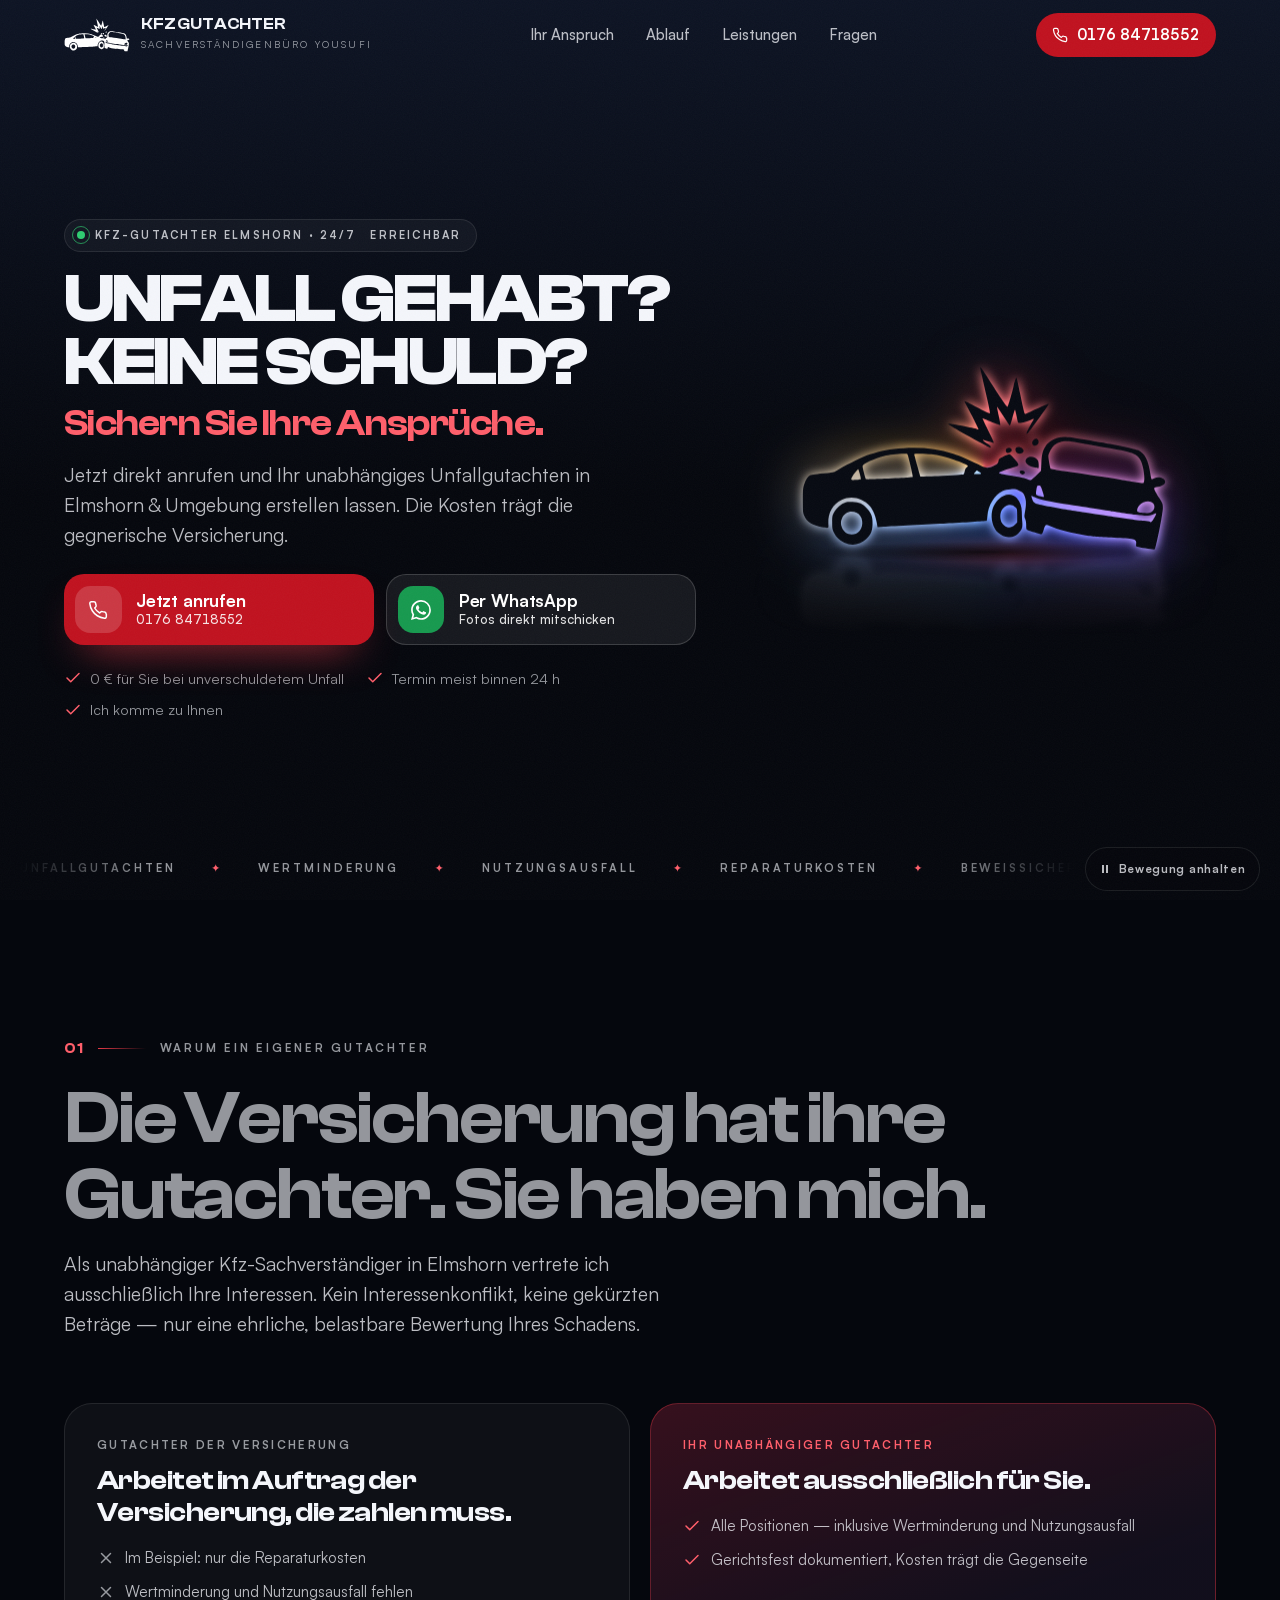
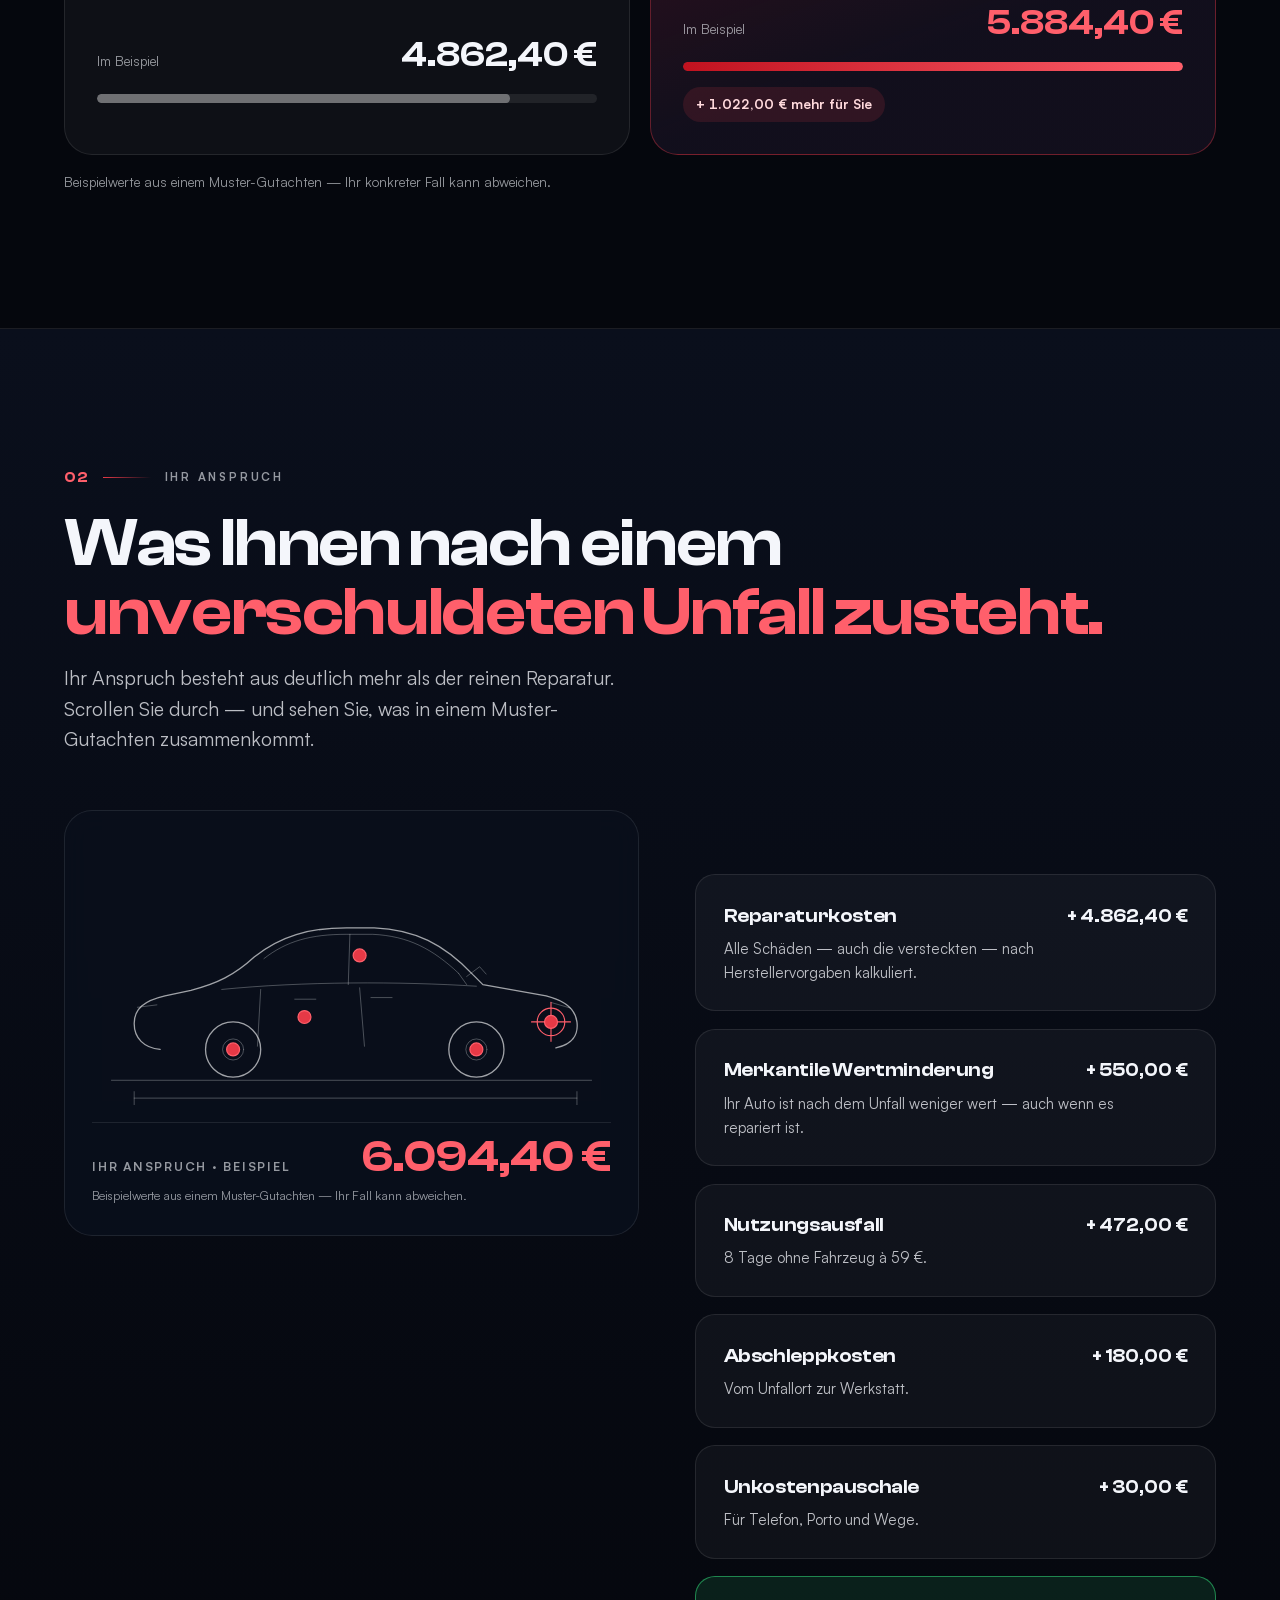
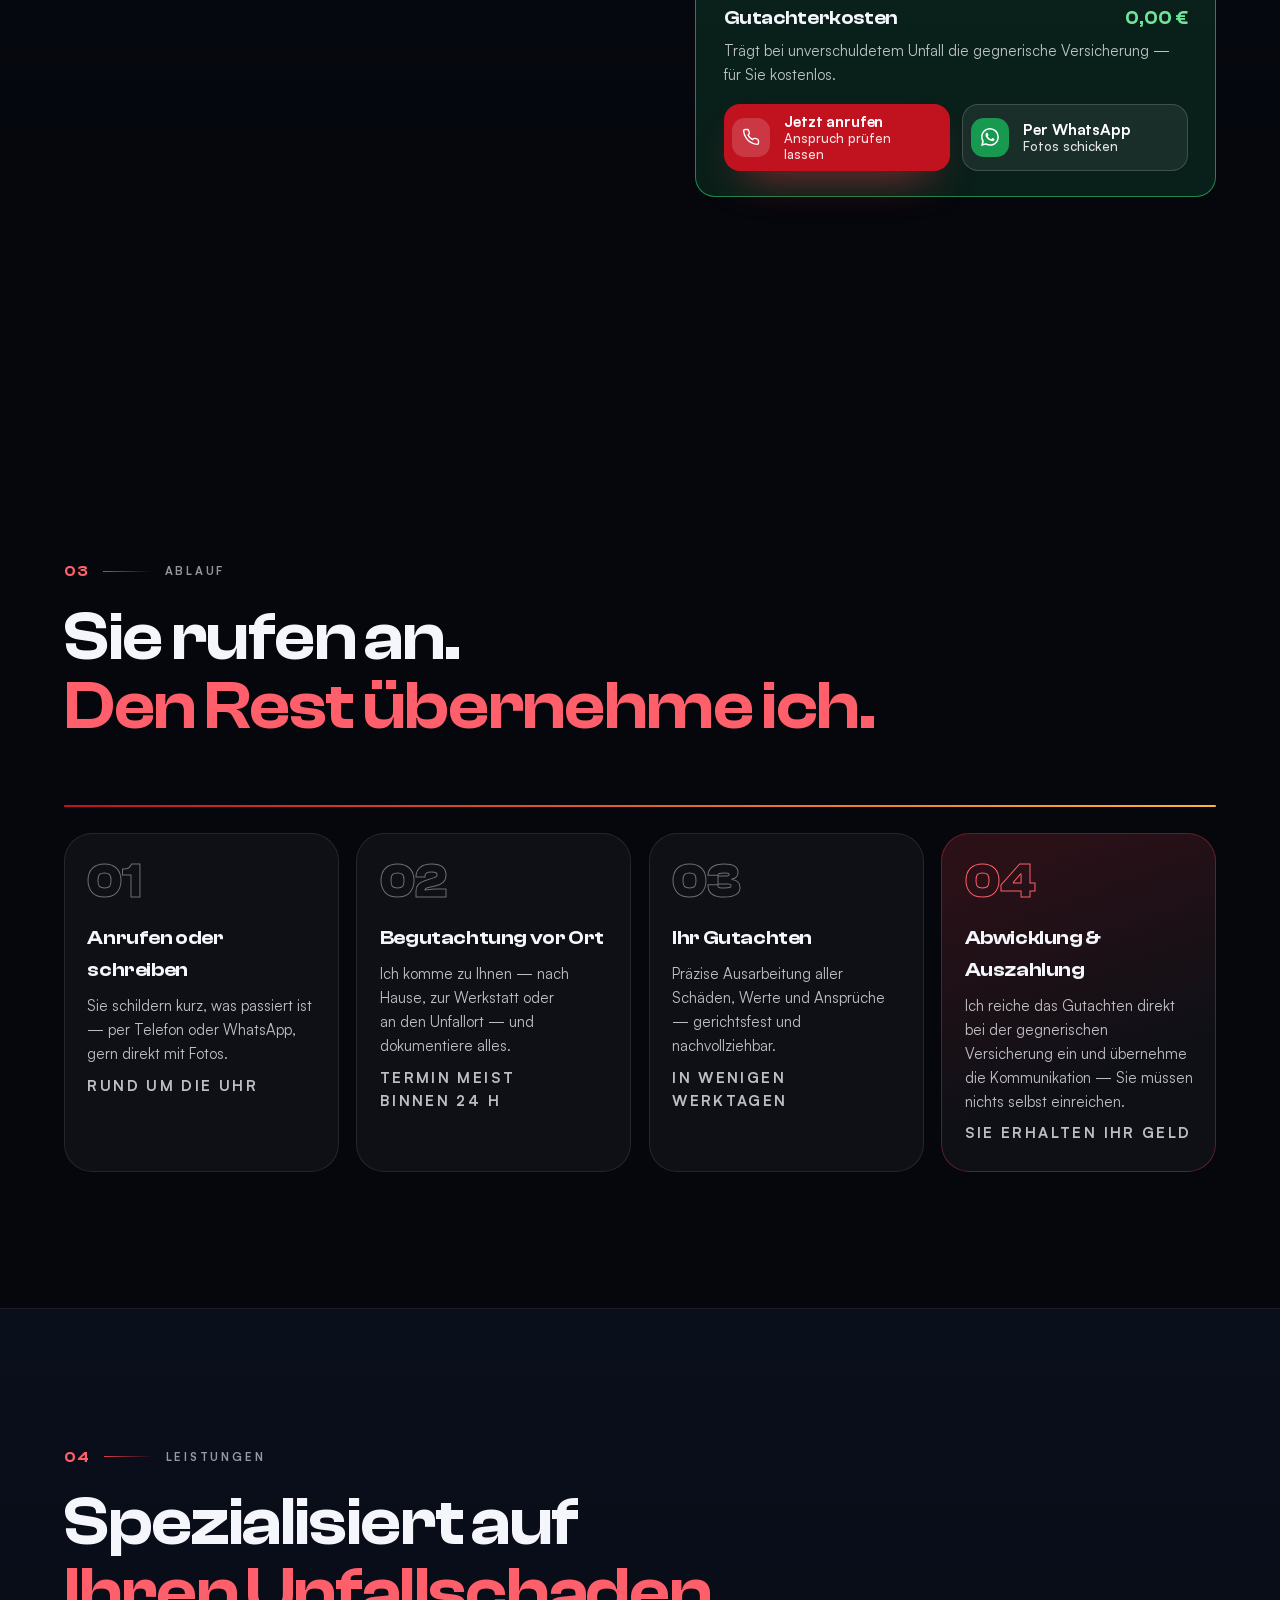
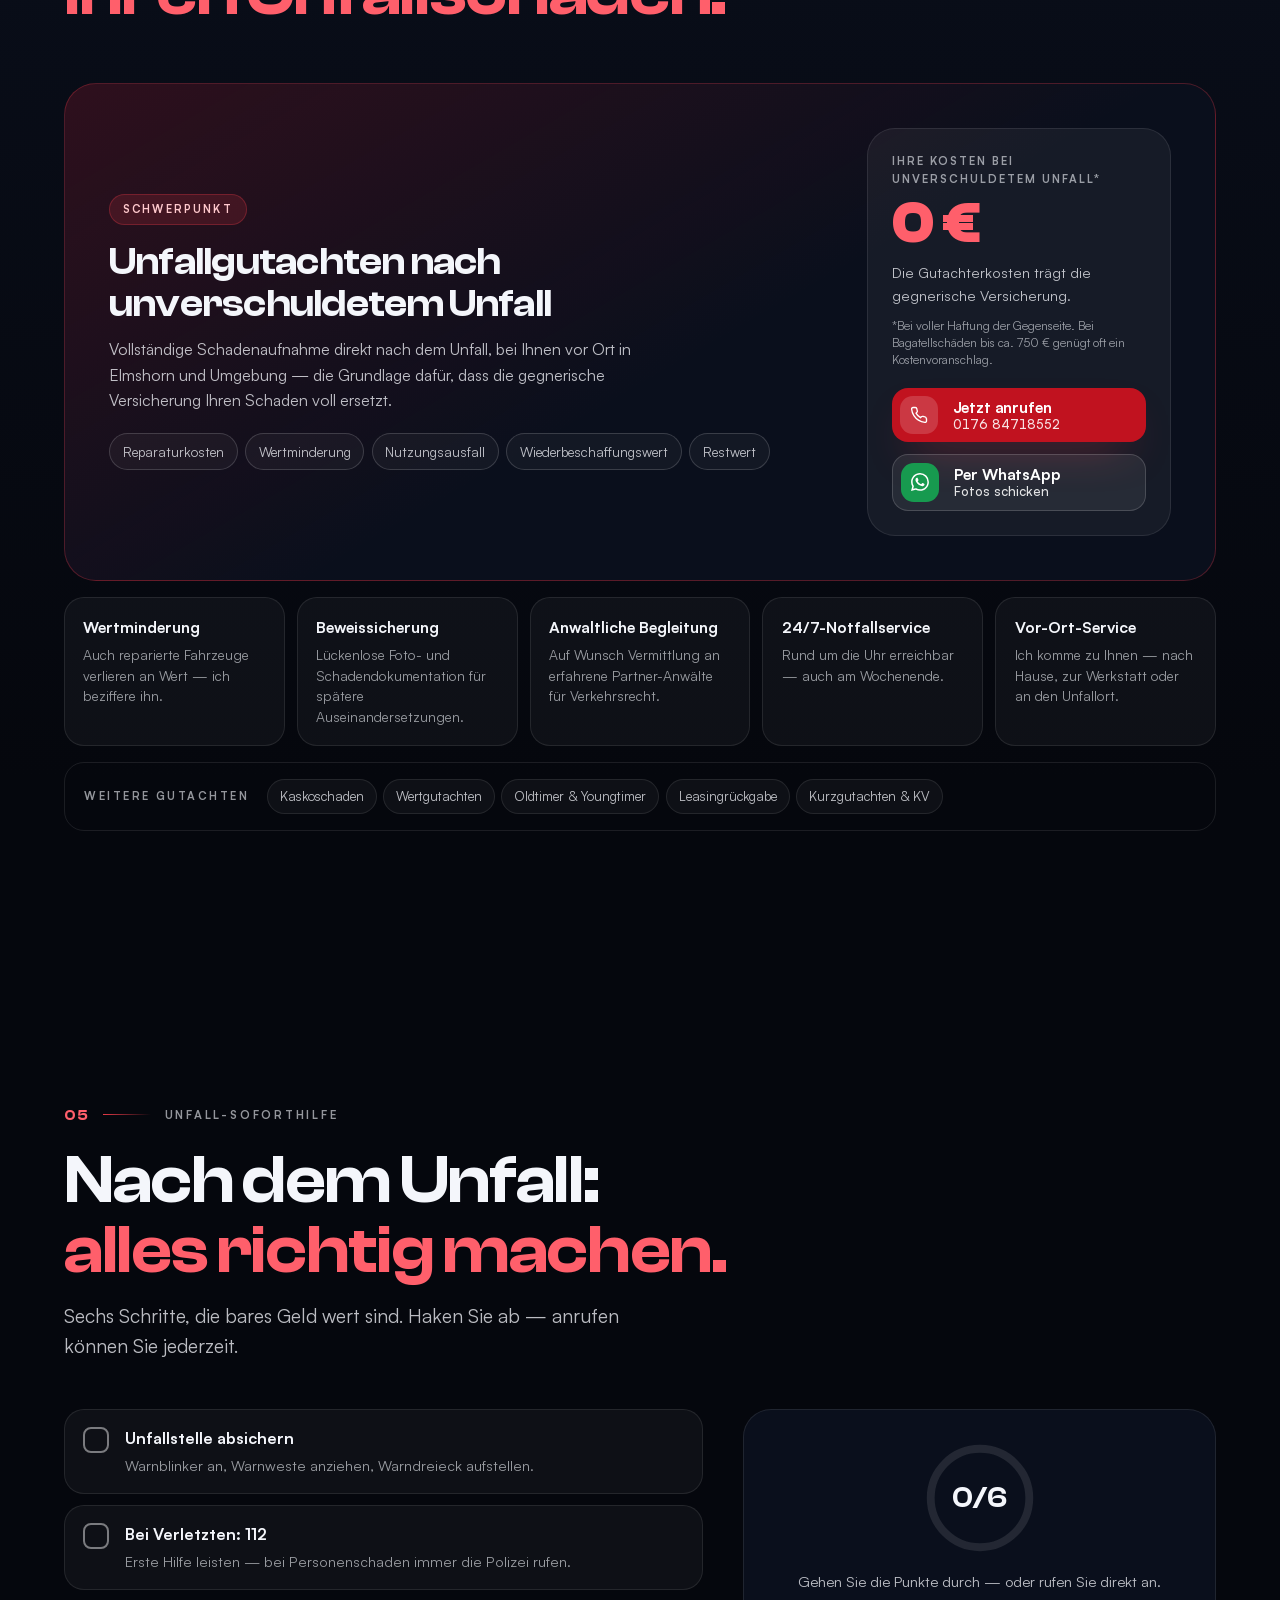
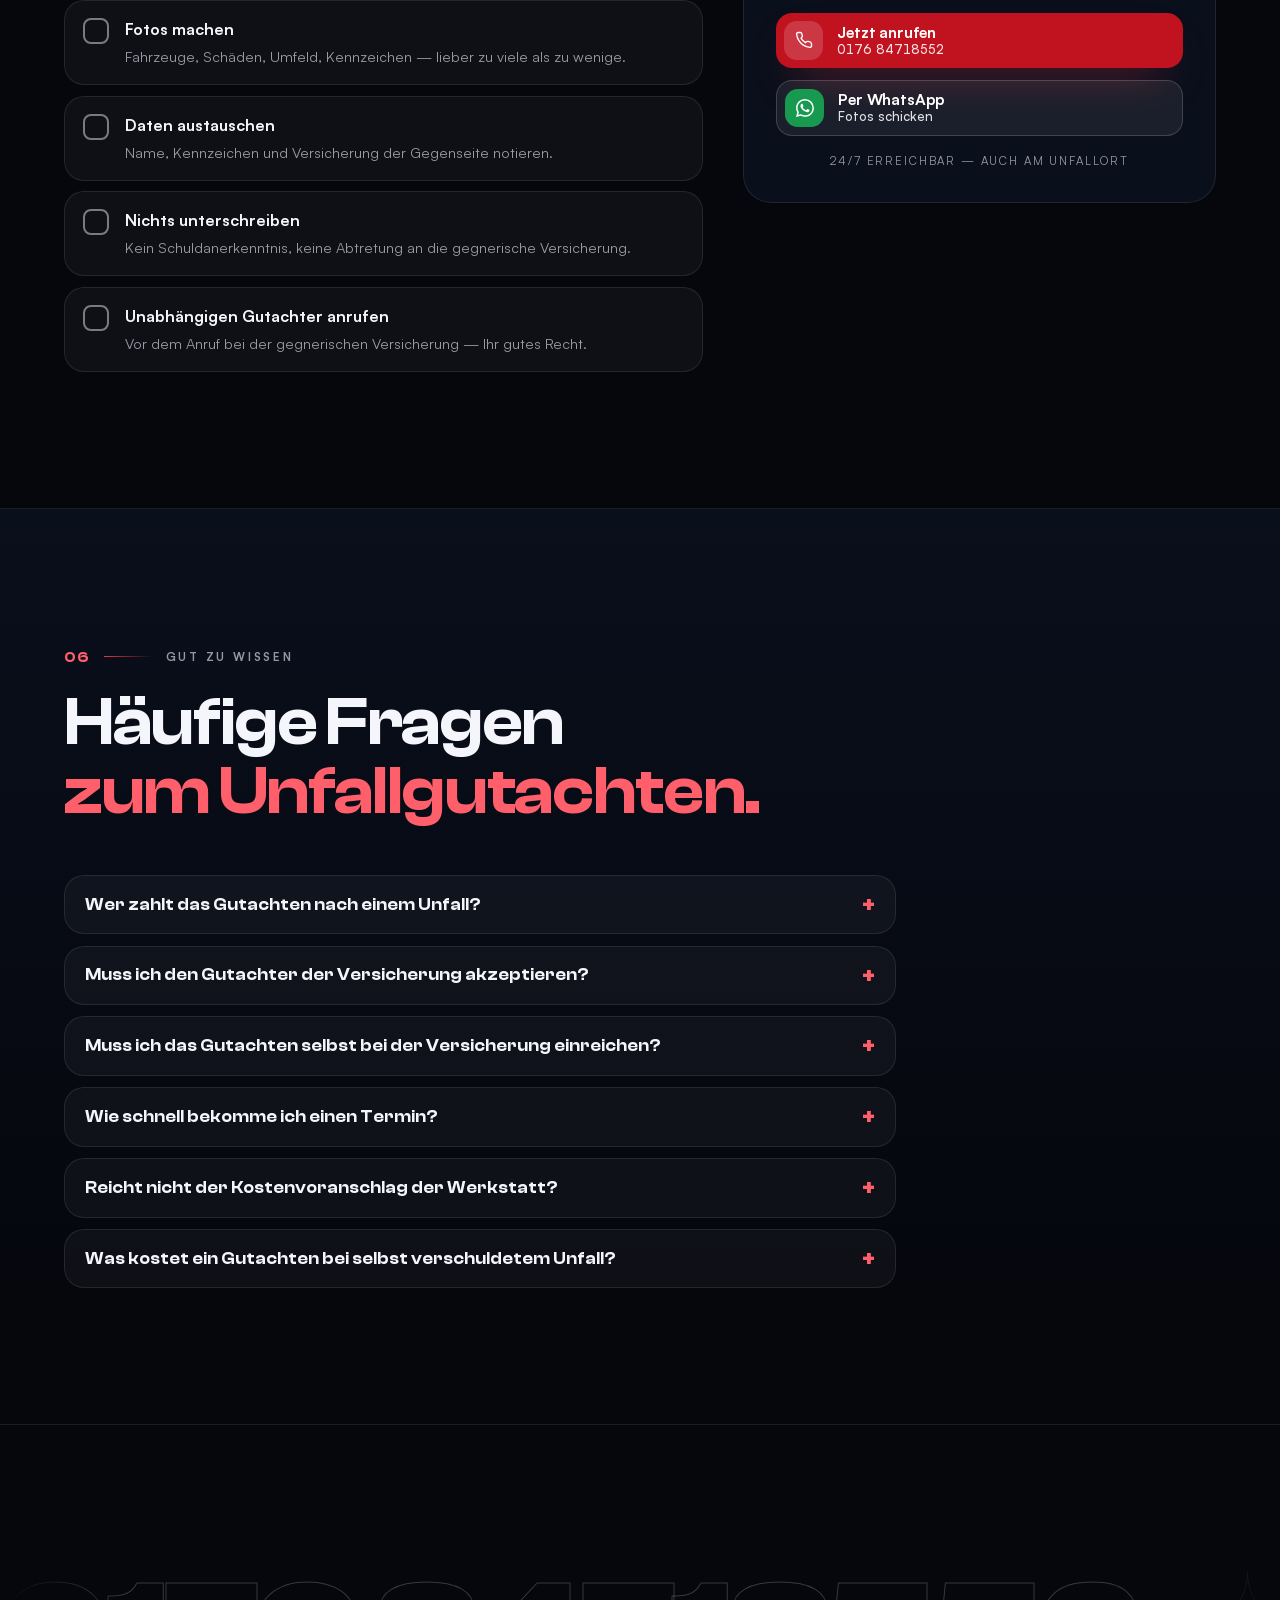
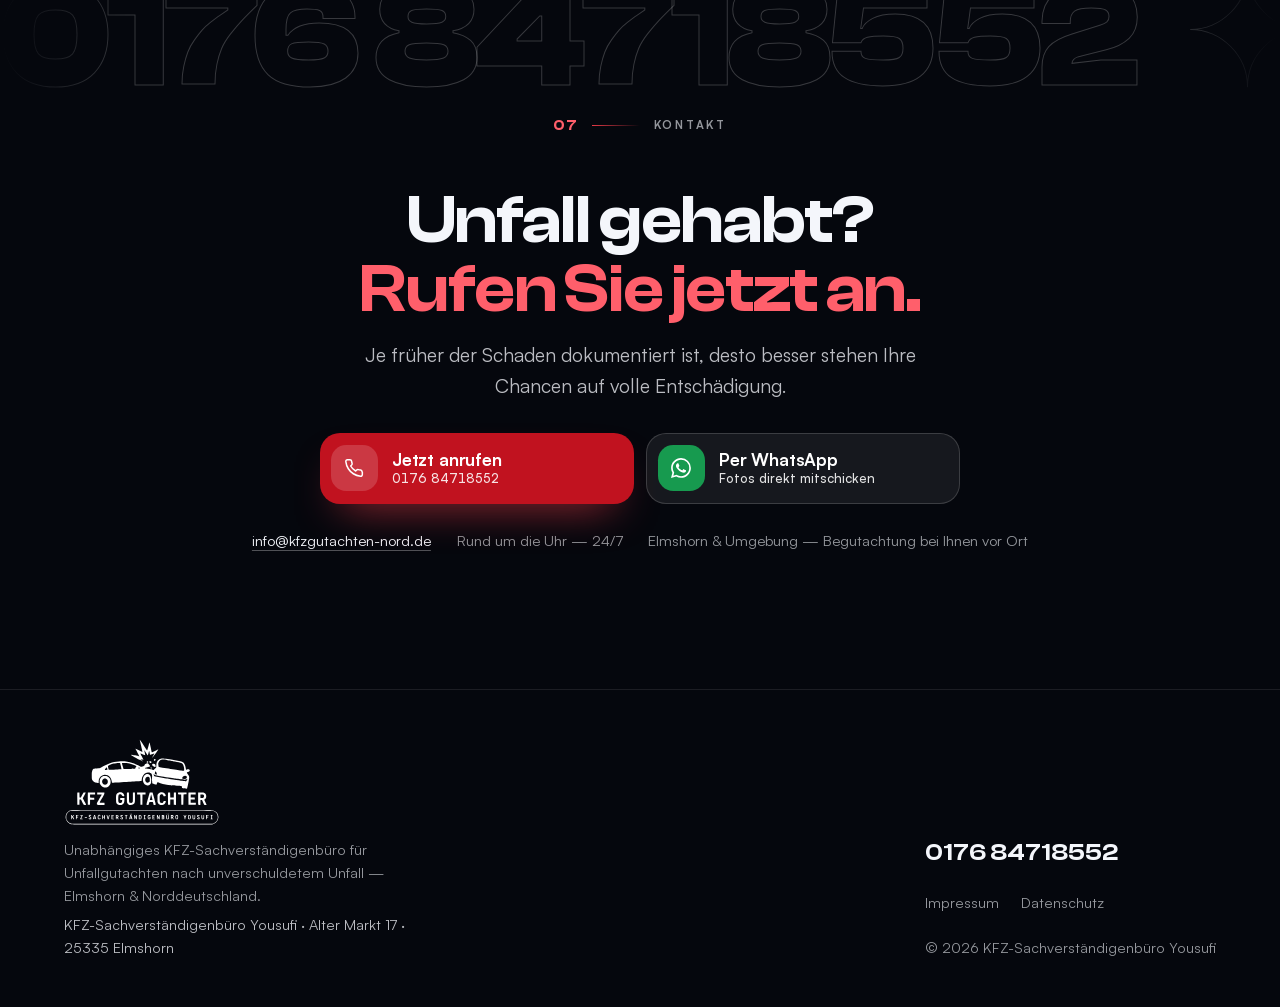
<file: variante-b/index.html>
<!DOCTYPE html>
<html lang="de">
<head>
  <meta charset="UTF-8" />
  <meta name="viewport" content="width=device-width, initial-scale=1" />
  <!-- Variante B (Entwurf): bei Übernahme als Hauptseite das komplette robots-Meta-Tag löschen -->
  <meta name="robots" content="noindex, nofollow" />
  <title>Unfallgutachten in Elmshorn | KFZ-Gutachter Yousufi</title>
  <meta name="description" content="Unfall gehabt, keine Schuld? Unabhängiges Unfallgutachten in Elmshorn &amp; Umgebung — 24/7 erreichbar, Kosten trägt die gegnerische Versicherung." />
  <meta name="theme-color" content="#05070d" />
  <link rel="canonical" href="https://kfzgutachten-nord.de/" />
  <link rel="icon" href="assets/favicon.svg" type="image/svg+xml" />
  <link rel="apple-touch-icon" href="assets/apple-touch-icon.png" />
  <meta property="og:type" content="website" />
  <meta property="og:url" content="https://kfzgutachten-nord.de/" />
  <meta property="og:title" content="Unfall gehabt, keine Schuld? — KFZ-Gutachter Yousufi" />
  <meta property="og:description" content="Unabhängiges Unfallgutachten nach unverschuldetem Unfall. 24/7 erreichbar — die Kosten trägt die gegnerische Versicherung." />
  <meta property="og:image" content="https://kfzgutachten-nord.de/assets/og.jpg" />
  <meta name="twitter:card" content="summary_large_image" />
  <link rel="preload" href="assets/fonts/clash-display-700.woff2" as="font" type="font/woff2" crossorigin />
  <link rel="preload" href="assets/fonts/satoshi-400.woff2" as="font" type="font/woff2" crossorigin />
  <link rel="stylesheet" href="assets/b.css?v=2" />
  <script>document.documentElement.classList.add('js')</script>
  <script type="module" src="assets/b.js?v=2"></script>
  <script type="application/ld+json">{"@context": "https://schema.org", "@type": "AutomotiveBusiness", "name": "KFZ-Sachverständigenbüro Yousufi", "description": "Unabhängiges KFZ-Sachverständigenbüro mit Schwerpunkt Unfallgutachten nach unverschuldetem Verkehrsunfall.", "url": "https://kfzgutachten-nord.de", "telephone": "+4917684718552", "email": "info@kfzgutachten-nord.de", "areaServed": [{"@type": "City", "name": "Elmshorn"}, "Norddeutschland"], "founder": {"@type": "Person", "name": "Amir Yousufi"}, "image": "https://kfzgutachten-nord.de/assets/og.jpg", "address": {"@type": "PostalAddress", "streetAddress": "Alter Markt 17", "postalCode": "25335", "addressLocality": "Elmshorn", "addressRegion": "Schleswig-Holstein", "addressCountry": "DE"}, "contactPoint": {"@type": "ContactPoint", "telephone": "+4917684718552", "contactType": "customer service", "availableLanguage": "German", "hoursAvailable": {"@type": "OpeningHoursSpecification", "dayOfWeek": ["Monday", "Tuesday", "Wednesday", "Thursday", "Friday", "Saturday", "Sunday"], "opens": "00:00", "closes": "23:59"}}}</script>
  <script type="application/ld+json">{"@context": "https://schema.org", "@type": "FAQPage", "mainEntity": [{"@type": "Question", "name": "Wer zahlt das Gutachten nach einem Unfall?", "acceptedAnswer": {"@type": "Answer", "text": "Bei einem unverschuldeten Unfall (Haftpflichtschaden) trägt die gegnerische Versicherung die Kosten des Gutachtens vollständig. Für Sie entstehen keine Kosten."}}, {"@type": "Question", "name": "Muss ich den Gutachter der Versicherung akzeptieren?", "acceptedAnswer": {"@type": "Answer", "text": "Nein. Als Geschädigter haben Sie das Recht, einen unabhängigen Sachverständigen Ihrer Wahl zu beauftragen. Der Gutachter der gegnerischen Versicherung arbeitet in deren Interesse — nicht in Ihrem."}}, {"@type": "Question", "name": "Muss ich das Gutachten selbst bei der Versicherung einreichen?", "acceptedAnswer": {"@type": "Answer", "text": "Nein. Ich reiche das Gutachten direkt bei der gegnerischen Versicherung ein und übernehme die Kommunikation. Eine Kopie erhalten Sie selbstverständlich auch."}}, {"@type": "Question", "name": "Wie schnell bekomme ich einen Termin?", "acceptedAnswer": {"@type": "Answer", "text": "In der Regel innerhalb von 24 Stunden. Die Begutachtung findet an Ihrem Wunschort statt — zu Hause, in der Werkstatt oder am Unfallort. Das fertige Gutachten erhalten Sie meist innerhalb weniger Werktage."}}, {"@type": "Question", "name": "Reicht nicht der Kostenvoranschlag der Werkstatt?", "acceptedAnswer": {"@type": "Answer", "text": "Ein Kostenvoranschlag erfasst nur die Reparaturkosten. Wertminderung, Nutzungsausfall und Wiederbeschaffungswert bleiben unberücksichtigt — Positionen, die schnell mehrere hundert Euro ausmachen. Nur bei Bagatellschäden bis ca. 750 € ist ein Kurzgutachten oder Kostenvoranschlag sinnvoll."}}, {"@type": "Question", "name": "Was kostet ein Gutachten bei selbst verschuldetem Unfall?", "acceptedAnswer": {"@type": "Answer", "text": "Bei Kaskoschäden oder selbst verschuldeten Unfällen richtet sich das Honorar nach der Schadenhöhe. Die Kosten bespreche ich transparent mit Ihnen, bevor Sie beauftragen — ohne versteckte Positionen."}}]}</script>
</head>
<body>
  <a href="#main" class="skip">Zum Inhalt springen</a>

  <header class="nav">
    <div class="wrap nav-in">
      <a href="./" class="brand">
        <img src="assets/logo.svg" alt="" width="66" height="34" />
        <span><span class="brand-name">KFZ GUTACHTER</span><span class="brand-sub">Sachverständigenbüro Yousufi</span></span>
      </a>
      <nav class="nav-links" aria-label="Hauptnavigation">
        <a href="#anspruch">Ihr Anspruch</a>
        <a href="#ablauf">Ablauf</a>
        <a href="#leistungen">Leistungen</a>
        <a href="#fragen">Fragen</a>
      </nav>
      <a href="tel:+4917684718552" class="nav-call"><svg width="16" height="16" viewBox="0 0 24 24" fill="none" stroke="currentColor" stroke-width="1.8" stroke-linecap="round" stroke-linejoin="round" aria-hidden="true"><path d="M22 16.9v3a2 2 0 01-2.2 2 19.8 19.8 0 01-8.6-3 19.5 19.5 0 01-6-6 19.8 19.8 0 01-3-8.6A2 2 0 014.1 2h3a2 2 0 012 1.7c.1.9.3 1.8.6 2.6a2 2 0 01-.5 2.1L8 9.6a16 16 0 006 6l1.2-1.2a2 2 0 012.1-.5c.8.3 1.7.5 2.6.6a2 2 0 011.7 2z"/></svg><span class="lbl">Anrufen</span><span class="num tnum">0176 84718552</span></a>
    </div>
  </header>

  <main id="main" tabindex="-1">

    <!-- ================= EINSTIEG: Kontakt zuerst ================= -->
    <section class="hero" aria-labelledby="hero-title">
      <div class="wrap hero-grid">
        <div>
          <p class="live rv"><span class="live-dot" aria-hidden="true"></span>Kfz-Gutachter Elmshorn · 24/7<span class="live-more">&nbsp;erreichbar</span></p>
          <h1 id="hero-title" class="h1">
            <span class="h1-line">Unfall gehabt?</span>
            <span class="h1-line">Keine Schuld?</span>
            <span class="h1-sub">Sichern Sie Ihre Ansprüche.</span>
          </h1>
          <p class="lead">Jetzt direkt anrufen und Ihr unabhängiges Unfallgutachten in Elmshorn &amp; Umgebung erstellen lassen. Die Kosten trägt die gegnerische Versicherung.</p>
          <div>
        <div class="cta-row" data-hero-cta>
          <a href="tel:+4917684718552" class="cta cta--call"><span class="cta-ico" aria-hidden="true"><svg width="20" height="20" viewBox="0 0 24 24" fill="none" stroke="currentColor" stroke-width="1.8" stroke-linecap="round" stroke-linejoin="round" aria-hidden="true"><path d="M22 16.9v3a2 2 0 01-2.2 2 19.8 19.8 0 01-8.6-3 19.5 19.5 0 01-6-6 19.8 19.8 0 01-3-8.6A2 2 0 014.1 2h3a2 2 0 012 1.7c.1.9.3 1.8.6 2.6a2 2 0 01-.5 2.1L8 9.6a16 16 0 006 6l1.2-1.2a2 2 0 012.1-.5c.8.3 1.7.5 2.6.6a2 2 0 011.7 2z"/></svg></span><span class="cta-txt"><strong>Jetzt anrufen</strong><small class="tnum">0176 84718552</small></span></a>
          <a href="https://wa.me/4917684718552?text=Hallo%2C%20ich%20hatte%20einen%20Unfall%20und%20m%C3%B6chte%20ein%20Unfallgutachten%20anfragen." target="_blank" rel="noopener" class="cta cta--wa"><span class="cta-ico" aria-hidden="true"><svg width="20" height="20" viewBox="0 0 16 16" fill="currentColor" aria-hidden="true"><path d="M13.601 2.326A7.85 7.85 0 0 0 7.994 0C3.627 0 .068 3.558.064 7.926c0 1.399.366 2.76 1.057 3.965L0 16l4.204-1.102a7.9 7.9 0 0 0 3.79.965h.004c4.368 0 7.926-3.558 7.93-7.93A7.9 7.9 0 0 0 13.6 2.326zM7.994 14.521a6.6 6.6 0 0 1-3.356-.92l-.24-.144-2.494.654.666-2.433-.156-.251a6.56 6.56 0 0 1-1.007-3.505c0-3.626 2.957-6.584 6.591-6.584a6.56 6.56 0 0 1 4.66 1.931 6.56 6.56 0 0 1 1.928 4.66c-.004 3.639-2.961 6.592-6.592 6.592m3.615-4.934c-.197-.099-1.17-.578-1.353-.646-.182-.065-.315-.099-.445.099-.133.197-.513.646-.627.775-.114.133-.232.148-.43.05-.197-.1-.836-.308-1.592-.985-.59-.525-.985-1.175-1.103-1.372-.114-.198-.011-.304.088-.403.087-.088.197-.232.296-.346.1-.114.133-.198.198-.33.065-.134.034-.248-.015-.347-.05-.099-.445-1.076-.612-1.47-.16-.389-.323-.335-.445-.34-.114-.007-.247-.007-.38-.007a.73.73 0 0 0-.529.247c-.182.198-.691.677-.691 1.654s.71 1.916.81 2.049c.098.133 1.394 2.132 3.383 2.992.47.205.84.326 1.129.418.475.152.904.129 1.246.08.38-.058 1.171-.48 1.338-.943.164-.464.164-.86.114-.943-.049-.084-.182-.133-.38-.232"/></svg></span><span class="cta-txt"><strong>Per WhatsApp</strong><small>Fotos direkt mitschicken</small></span><span class="sr-only"> (öffnet in neuem Tab)</span></a>
        </div>
          </div>
          <ul class="trust rv d3">
            <li><svg width="18" height="18" viewBox="0 0 24 24" fill="none" stroke="currentColor" stroke-width="2" stroke-linecap="round" stroke-linejoin="round" aria-hidden="true"><path d="M20 6L9 17l-5-5"/></svg>0&nbsp;€ für Sie bei unverschuldetem Unfall</li>
            <li><svg width="18" height="18" viewBox="0 0 24 24" fill="none" stroke="currentColor" stroke-width="2" stroke-linecap="round" stroke-linejoin="round" aria-hidden="true"><path d="M20 6L9 17l-5-5"/></svg>Termin meist binnen 24&nbsp;h</li>
            <li><svg width="18" height="18" viewBox="0 0 24 24" fill="none" stroke="currentColor" stroke-width="2" stroke-linecap="round" stroke-linejoin="round" aria-hidden="true"><path d="M20 6L9 17l-5-5"/></svg>Ich komme zu Ihnen</li>
          </ul>
        </div>
        <div class="emblem rv d1" aria-hidden="true">
          <img class="emblem-fallback" src="assets/logo.svg" alt="" width="616" height="315" />
          <canvas data-src="assets/logo.svg"></canvas>
        </div>
      </div>
      <div class="hero-foot">
        <div class="ticker" aria-hidden="true"><div class="ticker-track"><span>Unfallgutachten</span><span>✦</span><span>Wertminderung</span><span>✦</span><span>Nutzungsausfall</span><span>✦</span><span>Reparaturkosten</span><span>✦</span><span>Beweissicherung</span><span>✦</span><span>24/7 erreichbar</span><span>✦</span></div><div class="ticker-track"><span>Unfallgutachten</span><span>✦</span><span>Wertminderung</span><span>✦</span><span>Nutzungsausfall</span><span>✦</span><span>Reparaturkosten</span><span>✦</span><span>Beweissicherung</span><span>✦</span><span>24/7 erreichbar</span><span>✦</span></div></div>
        <button type="button" class="motion-toggle" data-motion-toggle><svg class="i-pause" width="12" height="12" viewBox="0 0 24 24" fill="currentColor" aria-hidden="true"><path d="M6 4h4v16H6zM14 4h4v16h-4z"/></svg><svg class="i-play" width="12" height="12" viewBox="0 0 24 24" fill="currentColor" aria-hidden="true"><path d="M7 4l13 8-13 8z"/></svg><span data-motion-label>Bewegung anhalten</span></button>
      </div>
    </section>

    <!-- ================= 01 Problem ================= -->
    <section class="section" id="warum" aria-labelledby="warum-title">
      <div class="wrap">
        <p class="kicker rv"><b>01</b><i></i>Warum ein eigener Gutachter</p>
        <h2 id="warum-title" class="statement" data-statement><span class="w">Die</span> <span class="w">Versicherung</span> <span class="w">hat</span> <span class="w">ihre</span> <span class="w">Gutachter.</span> <span class="w hl">Sie</span> <span class="w hl">haben</span> <span class="w hl">mich.</span></h2>
        <p class="lead rv">Als unabhängiger Kfz-Sachverständiger in Elmshorn vertrete ich ausschließlich Ihre Interessen. Kein Interessenkonflikt, keine gekürzten Beträge — nur eine ehrliche, belastbare Bewertung Ihres Schadens.</p>
        <div class="vs" data-reveal>
          <article class="vs-card">
            <p class="vs-label">Gutachter der Versicherung</p>
            <h3 class="vs-title">Arbeitet im Auftrag der Versicherung, die zahlen muss.</h3>
            <ul class="vs-list">
              <li><svg class="x" width="18" height="18" viewBox="0 0 24 24" fill="none" stroke="currentColor" stroke-width="2" stroke-linecap="round" aria-hidden="true"><path d="M6 6l12 12M18 6L6 18"/></svg>Im Beispiel: nur die Reparaturkosten</li>
              <li><svg class="x" width="18" height="18" viewBox="0 0 24 24" fill="none" stroke="currentColor" stroke-width="2" stroke-linecap="round" aria-hidden="true"><path d="M6 6l12 12M18 6L6 18"/></svg>Wertminderung und Nutzungsausfall fehlen</li>
            </ul>
            <div class="vs-amount"><span>Im Beispiel</span><strong class="tnum">4.862,40&nbsp;€</strong></div>
            <div class="bar bar--ins"><i></i></div>
          </article>
          <article class="vs-card vs-card--you">
            <p class="vs-label">Ihr unabhängiger Gutachter</p>
            <h3 class="vs-title">Arbeitet ausschließlich für Sie.</h3>
            <ul class="vs-list">
              <li><svg class="ok" width="18" height="18" viewBox="0 0 24 24" fill="none" stroke="currentColor" stroke-width="2" stroke-linecap="round" stroke-linejoin="round" aria-hidden="true"><path d="M20 6L9 17l-5-5"/></svg>Alle Positionen — inklusive Wertminderung und Nutzungsausfall</li>
              <li><svg class="ok" width="18" height="18" viewBox="0 0 24 24" fill="none" stroke="currentColor" stroke-width="2" stroke-linecap="round" stroke-linejoin="round" aria-hidden="true"><path d="M20 6L9 17l-5-5"/></svg>Gerichtsfest dokumentiert, Kosten trägt die Gegenseite</li>
            </ul>
            <div class="vs-amount"><span>Im Beispiel</span><strong class="tnum">5.884,40&nbsp;€</strong></div>
            <div class="bar"><i></i></div>
            <p class="plus tnum">+ 1.022,00&nbsp;€ mehr für Sie</p>
          </article>
        </div>
        <p class="note rv">Beispielwerte aus einem Muster-Gutachten — Ihr konkreter Fall kann abweichen.</p>
      </div>
    </section>

    <!-- ================= 02 Lösung: Schaden-Scan ================= -->
    <section class="section section--alt" id="anspruch" aria-labelledby="anspruch-title">
      <div class="wrap">
        <p class="kicker rv"><b>02</b><i></i>Ihr Anspruch</p>
        <h2 id="anspruch-title" class="h2 rv">Was Ihnen nach einem<br /><em>unverschuldeten Unfall zusteht.</em></h2>
        <p class="lead rv">Ihr Anspruch besteht aus deutlich mehr als der reinen Reparatur. Scrollen Sie durch — und sehen Sie, was in einem Muster-Gutachten zusammenkommt.</p>
        <div class="scan" data-scan>
          <div class="scan-panel" data-reveal>
            <svg class="scan-car" viewBox="0 0 640 340" aria-hidden="true">
              <!-- Karosserie -->
              <path class="bp" pathLength="1" d="M84 262 C64 260 52 248 52 230 C52 212 64 202 90 196 L122 189 C154 181 176 170 200 148 C232 122 268 112 314 112 L348 112 C398 114 434 132 470 170 L482 182 L560 196 C584 202 596 212 598 228 C600 244 592 256 572 260" />
              <!-- Gürtellinie + Fenster -->
              <path class="bp bp--faint" pathLength="1" style="--bpd:.35s" d="M160 188 C260 178 380 178 474 184" />
              <path class="bp bp--faint" pathLength="1" style="--bpd:.45s" d="M212 150 C240 128 270 120 314 120 L346 120 C390 122 420 138 452 168" />
              <path class="bp bp--faint" pathLength="1" style="--bpd:.55s" d="M318 120 L316 182 M452 168 L462 182" />
              <!-- Türfugen + Griffe -->
              <path class="bp bp--faint" pathLength="1" style="--bpd:.65s" d="M330 186 L336 258 M208 188 L204 258 M344 198 h26 M250 200 h26" />
              <!-- Scheinwerfer / Rücklicht / Spiegel -->
              <path class="bp bp--faint" pathLength="1" style="--bpd:.75s" d="M566 204 l24 7 M56 210 l24 -3 M462 172 l16 -12 l8 9" />
              <!-- Räder -->
              <circle class="bp" pathLength="1" style="--bpd:.3s" cx="174" cy="262" r="34" />
              <circle class="bp bp--faint" pathLength="1" style="--bpd:.45s" cx="174" cy="262" r="13" />
              <circle class="bp" pathLength="1" style="--bpd:.4s" cx="474" cy="262" r="34" />
              <circle class="bp bp--faint" pathLength="1" style="--bpd:.55s" cx="474" cy="262" r="13" />
              <!-- Boden- und Maßlinie (technische Zeichnung) -->
              <path class="bp bp--faint" pathLength="1" style="--bpd:.7s" d="M24 300 H616" />
              <path class="bp bp--faint" pathLength="1" style="--bpd:.85s" d="M52 322 H598 M52 314 V330 M598 314 V330" />
              <!-- Fadenkreuz am Frontschaden -->
              <circle class="bp bp--accent" pathLength="1" style="--bpd:1.05s" cx="566" cy="228" r="17" />
              <path class="bp bp--accent" pathLength="1" style="--bpd:1.2s" d="M542 228 H590 M566 204 V252" />
            
      <g class="hs" data-step="1"><circle cx="566" cy="228" r="8"/><circle class="hs-ring" cx="566" cy="228" r="8"/></g>
      <g class="hs" data-step="2"><circle cx="330" cy="146" r="8"/><circle class="hs-ring" cx="330" cy="146" r="8"/></g>
      <g class="hs" data-step="3"><circle cx="174" cy="262" r="8"/><circle class="hs-ring" cx="174" cy="262" r="8"/></g>
      <g class="hs" data-step="4"><circle cx="474" cy="262" r="8"/><circle class="hs-ring" cx="474" cy="262" r="8"/></g>
      <g class="hs" data-step="5"><circle cx="262" cy="222" r="8"/><circle class="hs-ring" cx="262" cy="222" r="8"/></g>
            </svg>
            <div class="scan-total"><span>Ihr Anspruch · Beispiel</span><strong class="tnum" data-total>6.094,40&nbsp;€</strong></div>
            <p class="scan-hint">Beispielwerte aus einem Muster-Gutachten — Ihr Fall kann abweichen.</p>
          </div>
          <div class="scan-mini" aria-hidden="true"><span>Beispiel-Anspruch</span><strong class="tnum" data-total-mini>6.094,40&nbsp;€</strong></div>
          <ol class="scan-steps">
          <li class="scan-step" data-add="4862.40">
            <div class="scan-step-head"><h3>Reparaturkosten</h3><span class="amt tnum">+&nbsp;4.862,40&nbsp;€</span></div>
            <p>Alle Schäden — auch die versteckten — nach Herstellervorgaben kalkuliert.</p>
          </li>
          <li class="scan-step" data-add="550">
            <div class="scan-step-head"><h3>Merkantile Wertminderung</h3><span class="amt tnum">+&nbsp;550,00&nbsp;€</span></div>
            <p>Ihr Auto ist nach dem Unfall weniger wert — auch wenn es repariert ist.</p>
          </li>
          <li class="scan-step" data-add="472">
            <div class="scan-step-head"><h3>Nutzungsausfall</h3><span class="amt tnum">+&nbsp;472,00&nbsp;€</span></div>
            <p>8 Tage ohne Fahrzeug à 59&nbsp;€.</p>
          </li>
          <li class="scan-step" data-add="180">
            <div class="scan-step-head"><h3>Abschleppkosten</h3><span class="amt tnum">+&nbsp;180,00&nbsp;€</span></div>
            <p>Vom Unfallort zur Werkstatt.</p>
          </li>
          <li class="scan-step" data-add="30">
            <div class="scan-step-head"><h3>Unkostenpauschale</h3><span class="amt tnum">+&nbsp;30,00&nbsp;€</span></div>
            <p>Für Telefon, Porto und Wege.</p>
          </li>
          <li class="scan-step scan-step--final" data-add="0">
            <div class="scan-step-head"><h3>Gutachterkosten</h3><span class="amt tnum">0,00&nbsp;€</span></div>
            <p>Trägt bei unverschuldetem Unfall die gegnerische Versicherung — für Sie kostenlos.</p>
        <div class="cta-row">
          <a href="tel:+4917684718552" class="cta cta--call cta--sm"><span class="cta-ico" aria-hidden="true"><svg width="18" height="18" viewBox="0 0 24 24" fill="none" stroke="currentColor" stroke-width="1.8" stroke-linecap="round" stroke-linejoin="round" aria-hidden="true"><path d="M22 16.9v3a2 2 0 01-2.2 2 19.8 19.8 0 01-8.6-3 19.5 19.5 0 01-6-6 19.8 19.8 0 01-3-8.6A2 2 0 014.1 2h3a2 2 0 012 1.7c.1.9.3 1.8.6 2.6a2 2 0 01-.5 2.1L8 9.6a16 16 0 006 6l1.2-1.2a2 2 0 012.1-.5c.8.3 1.7.5 2.6.6a2 2 0 011.7 2z"/></svg></span><span class="cta-txt"><strong>Jetzt anrufen</strong><small class="tnum">Anspruch prüfen lassen</small></span></a>
          <a href="https://wa.me/4917684718552?text=Hallo%2C%20ich%20hatte%20einen%20Unfall%20und%20m%C3%B6chte%20ein%20Unfallgutachten%20anfragen." target="_blank" rel="noopener" class="cta cta--wa cta--sm"><span class="cta-ico" aria-hidden="true"><svg width="18" height="18" viewBox="0 0 16 16" fill="currentColor" aria-hidden="true"><path d="M13.601 2.326A7.85 7.85 0 0 0 7.994 0C3.627 0 .068 3.558.064 7.926c0 1.399.366 2.76 1.057 3.965L0 16l4.204-1.102a7.9 7.9 0 0 0 3.79.965h.004c4.368 0 7.926-3.558 7.93-7.93A7.9 7.9 0 0 0 13.6 2.326zM7.994 14.521a6.6 6.6 0 0 1-3.356-.92l-.24-.144-2.494.654.666-2.433-.156-.251a6.56 6.56 0 0 1-1.007-3.505c0-3.626 2.957-6.584 6.591-6.584a6.56 6.56 0 0 1 4.66 1.931 6.56 6.56 0 0 1 1.928 4.66c-.004 3.639-2.961 6.592-6.592 6.592m3.615-4.934c-.197-.099-1.17-.578-1.353-.646-.182-.065-.315-.099-.445.099-.133.197-.513.646-.627.775-.114.133-.232.148-.43.05-.197-.1-.836-.308-1.592-.985-.59-.525-.985-1.175-1.103-1.372-.114-.198-.011-.304.088-.403.087-.088.197-.232.296-.346.1-.114.133-.198.198-.33.065-.134.034-.248-.015-.347-.05-.099-.445-1.076-.612-1.47-.16-.389-.323-.335-.445-.34-.114-.007-.247-.007-.38-.007a.73.73 0 0 0-.529.247c-.182.198-.691.677-.691 1.654s.71 1.916.81 2.049c.098.133 1.394 2.132 3.383 2.992.47.205.84.326 1.129.418.475.152.904.129 1.246.08.38-.058 1.171-.48 1.338-.943.164-.464.164-.86.114-.943-.049-.084-.182-.133-.38-.232"/></svg></span><span class="cta-txt"><strong>Per WhatsApp</strong><small>Fotos schicken</small></span><span class="sr-only"> (öffnet in neuem Tab)</span></a>
        </div>
          </li>
          </ol>
        </div>
      </div>
    </section>

    <!-- ================= 03 Ablauf ================= -->
    <section class="section" id="ablauf" aria-labelledby="ablauf-title">
      <div class="wrap">
        <p class="kicker rv"><b>03</b><i></i>Ablauf</p>
        <h2 id="ablauf-title" class="h2 rv">Sie rufen an.<br /><em>Den Rest übernehme ich.</em></h2>
        <ol class="steps" data-steps>
          <li class="step rv"><span class="step-n" aria-hidden="true">01</span><h3>Anrufen oder schreiben</h3><p>Sie schildern kurz, was passiert ist — per Telefon oder WhatsApp, gern direkt mit Fotos.</p><p class="step-tag">Rund um die Uhr</p></li>
          <li class="step rv d1"><span class="step-n" aria-hidden="true">02</span><h3>Begutachtung vor Ort</h3><p>Ich komme zu Ihnen — nach Hause, zur Werkstatt oder an den Unfallort — und dokumentiere alles.</p><p class="step-tag">Termin meist binnen 24&nbsp;h</p></li>
          <li class="step rv d2"><span class="step-n" aria-hidden="true">03</span><h3>Ihr Gutachten</h3><p>Präzise Ausarbeitung aller Schäden, Werte und Ansprüche — gerichtsfest und nachvollziehbar.</p><p class="step-tag">In wenigen Werktagen</p></li>
          <li class="step step--last rv d3"><span class="step-n" aria-hidden="true">04</span><h3>Abwicklung &amp; Auszahlung</h3><p>Ich reiche das Gutachten direkt bei der gegnerischen Versicherung ein und übernehme die Kommunikation — Sie müssen nichts selbst einreichen.</p><p class="step-tag">Sie erhalten Ihr Geld</p></li>
        </ol>
      </div>
    </section>

    <!-- ================= 04 Leistungen ================= -->
    <section class="section section--alt" id="leistungen" aria-labelledby="leistungen-title">
      <div class="wrap">
        <p class="kicker rv"><b>04</b><i></i>Leistungen</p>
        <h2 id="leistungen-title" class="h2 rv">Spezialisiert auf<br /><em>Ihren Unfallschaden.</em></h2>
        <article class="feature rv" aria-labelledby="feature-title">
          <div>
            <span class="badge">Schwerpunkt</span>
            <h3 id="feature-title">Unfallgutachten nach unverschuldetem Unfall</h3>
            <p>Vollständige Schadenaufnahme direkt nach dem Unfall, bei Ihnen vor Ort in Elmshorn und Umgebung — die Grundlage dafür, dass die gegnerische Versicherung Ihren Schaden voll ersetzt.</p>
            <ul class="tags"><li>Reparaturkosten</li><li>Wertminderung</li><li>Nutzungsausfall</li><li>Wiederbeschaffungswert</li><li>Restwert</li></ul>
          </div>
          <div class="costbox">
            <p class="costbox-label">Ihre Kosten bei unverschuldetem Unfall*</p>
            <p class="zero">0&nbsp;€</p>
            <p>Die Gutachterkosten trägt die gegnerische Versicherung.</p>
            <p class="costbox-note">*Bei voller Haftung der Gegenseite. Bei Bagatellschäden bis ca. 750&nbsp;€ genügt oft ein Kostenvoranschlag.</p>
        <div class="cta-row">
          <a href="tel:+4917684718552" class="cta cta--call cta--sm"><span class="cta-ico" aria-hidden="true"><svg width="18" height="18" viewBox="0 0 24 24" fill="none" stroke="currentColor" stroke-width="1.8" stroke-linecap="round" stroke-linejoin="round" aria-hidden="true"><path d="M22 16.9v3a2 2 0 01-2.2 2 19.8 19.8 0 01-8.6-3 19.5 19.5 0 01-6-6 19.8 19.8 0 01-3-8.6A2 2 0 014.1 2h3a2 2 0 012 1.7c.1.9.3 1.8.6 2.6a2 2 0 01-.5 2.1L8 9.6a16 16 0 006 6l1.2-1.2a2 2 0 012.1-.5c.8.3 1.7.5 2.6.6a2 2 0 011.7 2z"/></svg></span><span class="cta-txt"><strong>Jetzt anrufen</strong><small class="tnum">0176 84718552</small></span></a>
          <a href="https://wa.me/4917684718552?text=Hallo%2C%20ich%20hatte%20einen%20Unfall%20und%20m%C3%B6chte%20ein%20Unfallgutachten%20anfragen." target="_blank" rel="noopener" class="cta cta--wa cta--sm"><span class="cta-ico" aria-hidden="true"><svg width="18" height="18" viewBox="0 0 16 16" fill="currentColor" aria-hidden="true"><path d="M13.601 2.326A7.85 7.85 0 0 0 7.994 0C3.627 0 .068 3.558.064 7.926c0 1.399.366 2.76 1.057 3.965L0 16l4.204-1.102a7.9 7.9 0 0 0 3.79.965h.004c4.368 0 7.926-3.558 7.93-7.93A7.9 7.9 0 0 0 13.6 2.326zM7.994 14.521a6.6 6.6 0 0 1-3.356-.92l-.24-.144-2.494.654.666-2.433-.156-.251a6.56 6.56 0 0 1-1.007-3.505c0-3.626 2.957-6.584 6.591-6.584a6.56 6.56 0 0 1 4.66 1.931 6.56 6.56 0 0 1 1.928 4.66c-.004 3.639-2.961 6.592-6.592 6.592m3.615-4.934c-.197-.099-1.17-.578-1.353-.646-.182-.065-.315-.099-.445.099-.133.197-.513.646-.627.775-.114.133-.232.148-.43.05-.197-.1-.836-.308-1.592-.985-.59-.525-.985-1.175-1.103-1.372-.114-.198-.011-.304.088-.403.087-.088.197-.232.296-.346.1-.114.133-.198.198-.33.065-.134.034-.248-.015-.347-.05-.099-.445-1.076-.612-1.47-.16-.389-.323-.335-.445-.34-.114-.007-.247-.007-.38-.007a.73.73 0 0 0-.529.247c-.182.198-.691.677-.691 1.654s.71 1.916.81 2.049c.098.133 1.394 2.132 3.383 2.992.47.205.84.326 1.129.418.475.152.904.129 1.246.08.38-.058 1.171-.48 1.338-.943.164-.464.164-.86.114-.943-.049-.084-.182-.133-.38-.232"/></svg></span><span class="cta-txt"><strong>Per WhatsApp</strong><small>Fotos schicken</small></span><span class="sr-only"> (öffnet in neuem Tab)</span></a>
        </div>
          </div>
        </article>
        <ul class="around">
          <li class="rv"><strong>Wertminderung</strong><span>Auch reparierte Fahrzeuge verlieren an Wert — ich beziffere ihn.</span></li>
          <li class="rv d1"><strong>Beweissicherung</strong><span>Lückenlose Foto- und Schadendokumentation für spätere Auseinandersetzungen.</span></li>
          <li class="rv d2"><strong>Anwaltliche Begleitung</strong><span>Auf Wunsch Vermittlung an erfahrene Partner-Anwälte für Verkehrsrecht.</span></li>
          <li class="rv d3"><strong>24/7-Notfallservice</strong><span>Rund um die Uhr erreichbar — auch am Wochenende.</span></li>
          <li class="rv"><strong>Vor-Ort-Service</strong><span>Ich komme zu Ihnen — nach Hause, zur Werkstatt oder an den Unfallort.</span></li>
        </ul>
        <div class="more rv">
          <h3 class="more-title">Weitere Gutachten</h3>
          <ul><li>Kaskoschaden</li><li>Wertgutachten</li><li>Oldtimer &amp; Youngtimer</li><li>Leasingrückgabe</li><li>Kurzgutachten &amp; KV</li></ul>
        </div>
      </div>
    </section>

    <!-- ================= 05 Soforthilfe ================= -->
    <section class="section" id="soforthilfe" aria-labelledby="check-title">
      <div class="wrap">
        <p class="kicker rv"><b>05</b><i></i>Unfall-Soforthilfe</p>
        <h2 id="check-title" class="h2 rv">Nach dem Unfall:<br /><em>alles richtig machen.</em></h2>
        <p class="lead rv">Sechs Schritte, die bares Geld wert sind. Haken Sie ab — anrufen können Sie jederzeit.</p>
        <div class="chk-grid">
          <div class="chk-list" data-checklist role="group" aria-labelledby="check-title">
          <div class="rv"><label class="chk"><input type="checkbox" /><span class="chk-box" aria-hidden="true"><svg width="15" height="15" viewBox="0 0 24 24" fill="none" stroke="currentColor" stroke-width="3" stroke-linecap="round" stroke-linejoin="round"><path d="M20 6L9 17l-5-5"/></svg></span><span class="chk-text"><span class="chk-title">Unfallstelle absichern</span><span class="chk-desc">Warnblinker an, Warnweste anziehen, Warndreieck aufstellen.</span></span></label></div>
          <div class="rv d1"><label class="chk"><input type="checkbox" /><span class="chk-box" aria-hidden="true"><svg width="15" height="15" viewBox="0 0 24 24" fill="none" stroke="currentColor" stroke-width="3" stroke-linecap="round" stroke-linejoin="round"><path d="M20 6L9 17l-5-5"/></svg></span><span class="chk-text"><span class="chk-title">Bei Verletzten: 112</span><span class="chk-desc">Erste Hilfe leisten — bei Personenschaden immer die Polizei rufen.</span></span></label></div>
          <div class="rv d2"><label class="chk"><input type="checkbox" /><span class="chk-box" aria-hidden="true"><svg width="15" height="15" viewBox="0 0 24 24" fill="none" stroke="currentColor" stroke-width="3" stroke-linecap="round" stroke-linejoin="round"><path d="M20 6L9 17l-5-5"/></svg></span><span class="chk-text"><span class="chk-title">Fotos machen</span><span class="chk-desc">Fahrzeuge, Schäden, Umfeld, Kennzeichen — lieber zu viele als zu wenige.</span></span></label></div>
          <div class="rv"><label class="chk"><input type="checkbox" /><span class="chk-box" aria-hidden="true"><svg width="15" height="15" viewBox="0 0 24 24" fill="none" stroke="currentColor" stroke-width="3" stroke-linecap="round" stroke-linejoin="round"><path d="M20 6L9 17l-5-5"/></svg></span><span class="chk-text"><span class="chk-title">Daten austauschen</span><span class="chk-desc">Name, Kennzeichen und Versicherung der Gegenseite notieren.</span></span></label></div>
          <div class="rv d1"><label class="chk"><input type="checkbox" /><span class="chk-box" aria-hidden="true"><svg width="15" height="15" viewBox="0 0 24 24" fill="none" stroke="currentColor" stroke-width="3" stroke-linecap="round" stroke-linejoin="round"><path d="M20 6L9 17l-5-5"/></svg></span><span class="chk-text"><span class="chk-title">Nichts unterschreiben</span><span class="chk-desc">Kein Schuldanerkenntnis, keine Abtretung an die gegnerische Versicherung.</span></span></label></div>
          <div class="rv d2"><label class="chk"><input type="checkbox" /><span class="chk-box" aria-hidden="true"><svg width="15" height="15" viewBox="0 0 24 24" fill="none" stroke="currentColor" stroke-width="3" stroke-linecap="round" stroke-linejoin="round"><path d="M20 6L9 17l-5-5"/></svg></span><span class="chk-text"><span class="chk-title">Unabhängigen Gutachter anrufen</span><span class="chk-desc">Vor dem Anruf bei der gegnerischen Versicherung — Ihr gutes Recht.</span></span></label></div>
          </div>
          <aside class="chk-card rv d1" data-chk-card aria-label="Fortschritt und Kontakt">
            <div class="ring-wrap">
              <svg class="ring" viewBox="0 0 100 100" aria-hidden="true"><circle class="bg" cx="50" cy="50" r="44" pathLength="100"/><circle class="fg" cx="50" cy="50" r="44" pathLength="100"/></svg>
              <span class="ring-num tnum" data-chk-num>0/6</span>
            </div>
            <p class="chk-status" data-chk-status aria-live="polite">Gehen Sie die Punkte durch — oder rufen Sie direkt an.</p>
        <div class="cta-row">
          <a href="tel:+4917684718552" class="cta cta--call cta--sm"><span class="cta-ico" aria-hidden="true"><svg width="18" height="18" viewBox="0 0 24 24" fill="none" stroke="currentColor" stroke-width="1.8" stroke-linecap="round" stroke-linejoin="round" aria-hidden="true"><path d="M22 16.9v3a2 2 0 01-2.2 2 19.8 19.8 0 01-8.6-3 19.5 19.5 0 01-6-6 19.8 19.8 0 01-3-8.6A2 2 0 014.1 2h3a2 2 0 012 1.7c.1.9.3 1.8.6 2.6a2 2 0 01-.5 2.1L8 9.6a16 16 0 006 6l1.2-1.2a2 2 0 012.1-.5c.8.3 1.7.5 2.6.6a2 2 0 011.7 2z"/></svg></span><span class="cta-txt"><strong>Jetzt anrufen</strong><small class="tnum">0176 84718552</small></span></a>
          <a href="https://wa.me/4917684718552?text=Hallo%2C%20ich%20hatte%20einen%20Unfall%20und%20m%C3%B6chte%20ein%20Unfallgutachten%20anfragen." target="_blank" rel="noopener" class="cta cta--wa cta--sm"><span class="cta-ico" aria-hidden="true"><svg width="18" height="18" viewBox="0 0 16 16" fill="currentColor" aria-hidden="true"><path d="M13.601 2.326A7.85 7.85 0 0 0 7.994 0C3.627 0 .068 3.558.064 7.926c0 1.399.366 2.76 1.057 3.965L0 16l4.204-1.102a7.9 7.9 0 0 0 3.79.965h.004c4.368 0 7.926-3.558 7.93-7.93A7.9 7.9 0 0 0 13.6 2.326zM7.994 14.521a6.6 6.6 0 0 1-3.356-.92l-.24-.144-2.494.654.666-2.433-.156-.251a6.56 6.56 0 0 1-1.007-3.505c0-3.626 2.957-6.584 6.591-6.584a6.56 6.56 0 0 1 4.66 1.931 6.56 6.56 0 0 1 1.928 4.66c-.004 3.639-2.961 6.592-6.592 6.592m3.615-4.934c-.197-.099-1.17-.578-1.353-.646-.182-.065-.315-.099-.445.099-.133.197-.513.646-.627.775-.114.133-.232.148-.43.05-.197-.1-.836-.308-1.592-.985-.59-.525-.985-1.175-1.103-1.372-.114-.198-.011-.304.088-.403.087-.088.197-.232.296-.346.1-.114.133-.198.198-.33.065-.134.034-.248-.015-.347-.05-.099-.445-1.076-.612-1.47-.16-.389-.323-.335-.445-.34-.114-.007-.247-.007-.38-.007a.73.73 0 0 0-.529.247c-.182.198-.691.677-.691 1.654s.71 1.916.81 2.049c.098.133 1.394 2.132 3.383 2.992.47.205.84.326 1.129.418.475.152.904.129 1.246.08.38-.058 1.171-.48 1.338-.943.164-.464.164-.86.114-.943-.049-.084-.182-.133-.38-.232"/></svg></span><span class="cta-txt"><strong>Per WhatsApp</strong><small>Fotos schicken</small></span><span class="sr-only"> (öffnet in neuem Tab)</span></a>
        </div>
            <p class="note">24/7 erreichbar — auch am Unfallort</p>
          </aside>
        </div>
      </div>
    </section>

    <!-- ================= 06 Fragen ================= -->
    <section class="section section--alt" id="fragen" aria-labelledby="faq-title">
      <div class="wrap">
        <p class="kicker rv"><b>06</b><i></i>Gut zu wissen</p>
        <h2 id="faq-title" class="h2 rv">Häufige Fragen<br /><em>zum Unfallgutachten.</em></h2>
        <div class="faq">
        <details class="rv"><summary><span>Wer zahlt das Gutachten nach einem Unfall?</span><span class="faq-plus" aria-hidden="true">+</span></summary><div class="ans"><p>Bei einem unverschuldeten Unfall (Haftpflichtschaden) trägt die gegnerische Versicherung die Kosten des Gutachtens vollständig. Für Sie entstehen keine Kosten.</p></div></details>
        <details class="rv"><summary><span>Muss ich den Gutachter der Versicherung akzeptieren?</span><span class="faq-plus" aria-hidden="true">+</span></summary><div class="ans"><p>Nein. Als Geschädigter haben Sie das Recht, einen unabhängigen Sachverständigen Ihrer Wahl zu beauftragen. Der Gutachter der gegnerischen Versicherung arbeitet in deren Interesse — nicht in Ihrem.</p></div></details>
        <details class="rv"><summary><span>Muss ich das Gutachten selbst bei der Versicherung einreichen?</span><span class="faq-plus" aria-hidden="true">+</span></summary><div class="ans"><p>Nein. Ich reiche das Gutachten direkt bei der gegnerischen Versicherung ein und übernehme die Kommunikation. Eine Kopie erhalten Sie selbstverständlich auch.</p></div></details>
        <details class="rv"><summary><span>Wie schnell bekomme ich einen Termin?</span><span class="faq-plus" aria-hidden="true">+</span></summary><div class="ans"><p>In der Regel innerhalb von 24 Stunden. Die Begutachtung findet an Ihrem Wunschort statt — zu Hause, in der Werkstatt oder am Unfallort. Das fertige Gutachten erhalten Sie meist innerhalb weniger Werktage.</p></div></details>
        <details class="rv"><summary><span>Reicht nicht der Kostenvoranschlag der Werkstatt?</span><span class="faq-plus" aria-hidden="true">+</span></summary><div class="ans"><p>Ein Kostenvoranschlag erfasst nur die Reparaturkosten. Wertminderung, Nutzungsausfall und Wiederbeschaffungswert bleiben unberücksichtigt — Positionen, die schnell mehrere hundert Euro ausmachen. Nur bei Bagatellschäden bis ca. 750&nbsp;€ ist ein Kurzgutachten oder Kostenvoranschlag sinnvoll.</p></div></details>
        <details class="rv"><summary><span>Was kostet ein Gutachten bei selbst verschuldetem Unfall?</span><span class="faq-plus" aria-hidden="true">+</span></summary><div class="ans"><p>Bei Kaskoschäden oder selbst verschuldeten Unfällen richtet sich das Honorar nach der Schadenhöhe. Die Kosten bespreche ich transparent mit Ihnen, bevor Sie beauftragen — ohne versteckte Positionen.</p></div></details>
        </div>
      </div>
    </section>

    <!-- ================= 07 Abschluss: Anrufen ================= -->
    <section class="section final" id="kontakt" aria-labelledby="final-title">
      <div class="marquee" aria-hidden="true"><div class="marquee-track"><span class="tnum">0176 84718552</span><span>✦</span><span class="tnum">0176 84718552</span><span>✦</span><span class="tnum">0176 84718552</span><span>✦</span></div><div class="marquee-track"><span class="tnum">0176 84718552</span><span>✦</span><span class="tnum">0176 84718552</span><span>✦</span><span class="tnum">0176 84718552</span><span>✦</span></div></div>
      <div class="wrap">
        <p class="kicker kicker--center rv"><b>07</b><i></i>Kontakt</p>
        <h2 id="final-title" class="h2 rv">Unfall gehabt?<br /><em>Rufen Sie jetzt an.</em></h2>
        <p class="lead rv d1">Je früher der Schaden dokumentiert ist, desto besser stehen Ihre Chancen auf volle Entschädigung.</p>
        <div class="rv d2">
        <div class="cta-row">
          <a href="tel:+4917684718552" class="cta cta--call"><span class="cta-ico" aria-hidden="true"><svg width="20" height="20" viewBox="0 0 24 24" fill="none" stroke="currentColor" stroke-width="1.8" stroke-linecap="round" stroke-linejoin="round" aria-hidden="true"><path d="M22 16.9v3a2 2 0 01-2.2 2 19.8 19.8 0 01-8.6-3 19.5 19.5 0 01-6-6 19.8 19.8 0 01-3-8.6A2 2 0 014.1 2h3a2 2 0 012 1.7c.1.9.3 1.8.6 2.6a2 2 0 01-.5 2.1L8 9.6a16 16 0 006 6l1.2-1.2a2 2 0 012.1-.5c.8.3 1.7.5 2.6.6a2 2 0 011.7 2z"/></svg></span><span class="cta-txt"><strong>Jetzt anrufen</strong><small class="tnum">0176 84718552</small></span></a>
          <a href="https://wa.me/4917684718552?text=Hallo%2C%20ich%20hatte%20einen%20Unfall%20und%20m%C3%B6chte%20ein%20Unfallgutachten%20anfragen." target="_blank" rel="noopener" class="cta cta--wa"><span class="cta-ico" aria-hidden="true"><svg width="20" height="20" viewBox="0 0 16 16" fill="currentColor" aria-hidden="true"><path d="M13.601 2.326A7.85 7.85 0 0 0 7.994 0C3.627 0 .068 3.558.064 7.926c0 1.399.366 2.76 1.057 3.965L0 16l4.204-1.102a7.9 7.9 0 0 0 3.79.965h.004c4.368 0 7.926-3.558 7.93-7.93A7.9 7.9 0 0 0 13.6 2.326zM7.994 14.521a6.6 6.6 0 0 1-3.356-.92l-.24-.144-2.494.654.666-2.433-.156-.251a6.56 6.56 0 0 1-1.007-3.505c0-3.626 2.957-6.584 6.591-6.584a6.56 6.56 0 0 1 4.66 1.931 6.56 6.56 0 0 1 1.928 4.66c-.004 3.639-2.961 6.592-6.592 6.592m3.615-4.934c-.197-.099-1.17-.578-1.353-.646-.182-.065-.315-.099-.445.099-.133.197-.513.646-.627.775-.114.133-.232.148-.43.05-.197-.1-.836-.308-1.592-.985-.59-.525-.985-1.175-1.103-1.372-.114-.198-.011-.304.088-.403.087-.088.197-.232.296-.346.1-.114.133-.198.198-.33.065-.134.034-.248-.015-.347-.05-.099-.445-1.076-.612-1.47-.16-.389-.323-.335-.445-.34-.114-.007-.247-.007-.38-.007a.73.73 0 0 0-.529.247c-.182.198-.691.677-.691 1.654s.71 1.916.81 2.049c.098.133 1.394 2.132 3.383 2.992.47.205.84.326 1.129.418.475.152.904.129 1.246.08.38-.058 1.171-.48 1.338-.943.164-.464.164-.86.114-.943-.049-.084-.182-.133-.38-.232"/></svg></span><span class="cta-txt"><strong>Per WhatsApp</strong><small>Fotos direkt mitschicken</small></span><span class="sr-only"> (öffnet in neuem Tab)</span></a>
        </div>
        </div>
        <ul class="final-facts rv d3">
          <li><a href="mailto:info@kfzgutachten-nord.de">info@kfzgutachten-nord.de</a></li>
          <li>Rund um die Uhr — 24/7</li>
          <li>Elmshorn &amp; Umgebung — Begutachtung bei Ihnen vor Ort</li>
        </ul>
      </div>
    </section>

  </main>

  <footer class="foot">
    <div class="wrap foot-in">
      <div>
        <img src="assets/logo-full.svg" alt="KFZ Gutachter — Sachverständigenbüro Yousufi" width="156" height="88" loading="lazy" />
        <p>Unabhängiges KFZ-Sachverständigenbüro für Unfallgutachten nach unverschuldetem Unfall — Elmshorn &amp; Norddeutschland.</p>
        <p class="foot-nap">KFZ-Sachverständigenbüro Yousufi · Alter Markt 17 · 25335 Elmshorn</p>
      </div>
      <div>
        <a href="tel:+4917684718552" class="foot-phone tnum">0176 84718552</a>
        <nav aria-label="Rechtliches"><a href="impressum">Impressum</a><a href="datenschutz">Datenschutz</a></nav>
        <p>© <span data-year>2026</span> KFZ-Sachverständigenbüro Yousufi</p>
      </div>
    </div>
  </footer>

  <nav class="abar" aria-label="Schnellkontakt">
    <a class="a-call" href="tel:+4917684718552"><svg width="18" height="18" viewBox="0 0 24 24" fill="none" stroke="currentColor" stroke-width="1.8" stroke-linecap="round" stroke-linejoin="round" aria-hidden="true"><path d="M22 16.9v3a2 2 0 01-2.2 2 19.8 19.8 0 01-8.6-3 19.5 19.5 0 01-6-6 19.8 19.8 0 01-3-8.6A2 2 0 014.1 2h3a2 2 0 012 1.7c.1.9.3 1.8.6 2.6a2 2 0 01-.5 2.1L8 9.6a16 16 0 006 6l1.2-1.2a2 2 0 012.1-.5c.8.3 1.7.5 2.6.6a2 2 0 011.7 2z"/></svg>Anrufen</a>
    <a class="a-wa" href="https://wa.me/4917684718552?text=Hallo%2C%20ich%20hatte%20einen%20Unfall%20und%20m%C3%B6chte%20ein%20Unfallgutachten%20anfragen." target="_blank" rel="noopener"><svg width="18" height="18" viewBox="0 0 16 16" fill="currentColor" aria-hidden="true"><path d="M13.601 2.326A7.85 7.85 0 0 0 7.994 0C3.627 0 .068 3.558.064 7.926c0 1.399.366 2.76 1.057 3.965L0 16l4.204-1.102a7.9 7.9 0 0 0 3.79.965h.004c4.368 0 7.926-3.558 7.93-7.93A7.9 7.9 0 0 0 13.6 2.326zM7.994 14.521a6.6 6.6 0 0 1-3.356-.92l-.24-.144-2.494.654.666-2.433-.156-.251a6.56 6.56 0 0 1-1.007-3.505c0-3.626 2.957-6.584 6.591-6.584a6.56 6.56 0 0 1 4.66 1.931 6.56 6.56 0 0 1 1.928 4.66c-.004 3.639-2.961 6.592-6.592 6.592m3.615-4.934c-.197-.099-1.17-.578-1.353-.646-.182-.065-.315-.099-.445.099-.133.197-.513.646-.627.775-.114.133-.232.148-.43.05-.197-.1-.836-.308-1.592-.985-.59-.525-.985-1.175-1.103-1.372-.114-.198-.011-.304.088-.403.087-.088.197-.232.296-.346.1-.114.133-.198.198-.33.065-.134.034-.248-.015-.347-.05-.099-.445-1.076-.612-1.47-.16-.389-.323-.335-.445-.34-.114-.007-.247-.007-.38-.007a.73.73 0 0 0-.529.247c-.182.198-.691.677-.691 1.654s.71 1.916.81 2.049c.098.133 1.394 2.132 3.383 2.992.47.205.84.326 1.129.418.475.152.904.129 1.246.08.38-.058 1.171-.48 1.338-.943.164-.464.164-.86.114-.943-.049-.084-.182-.133-.38-.232"/></svg>WhatsApp<span class="sr-only"> (öffnet in neuem Tab)</span></a>
  </nav>
</body>
</html>
</file>
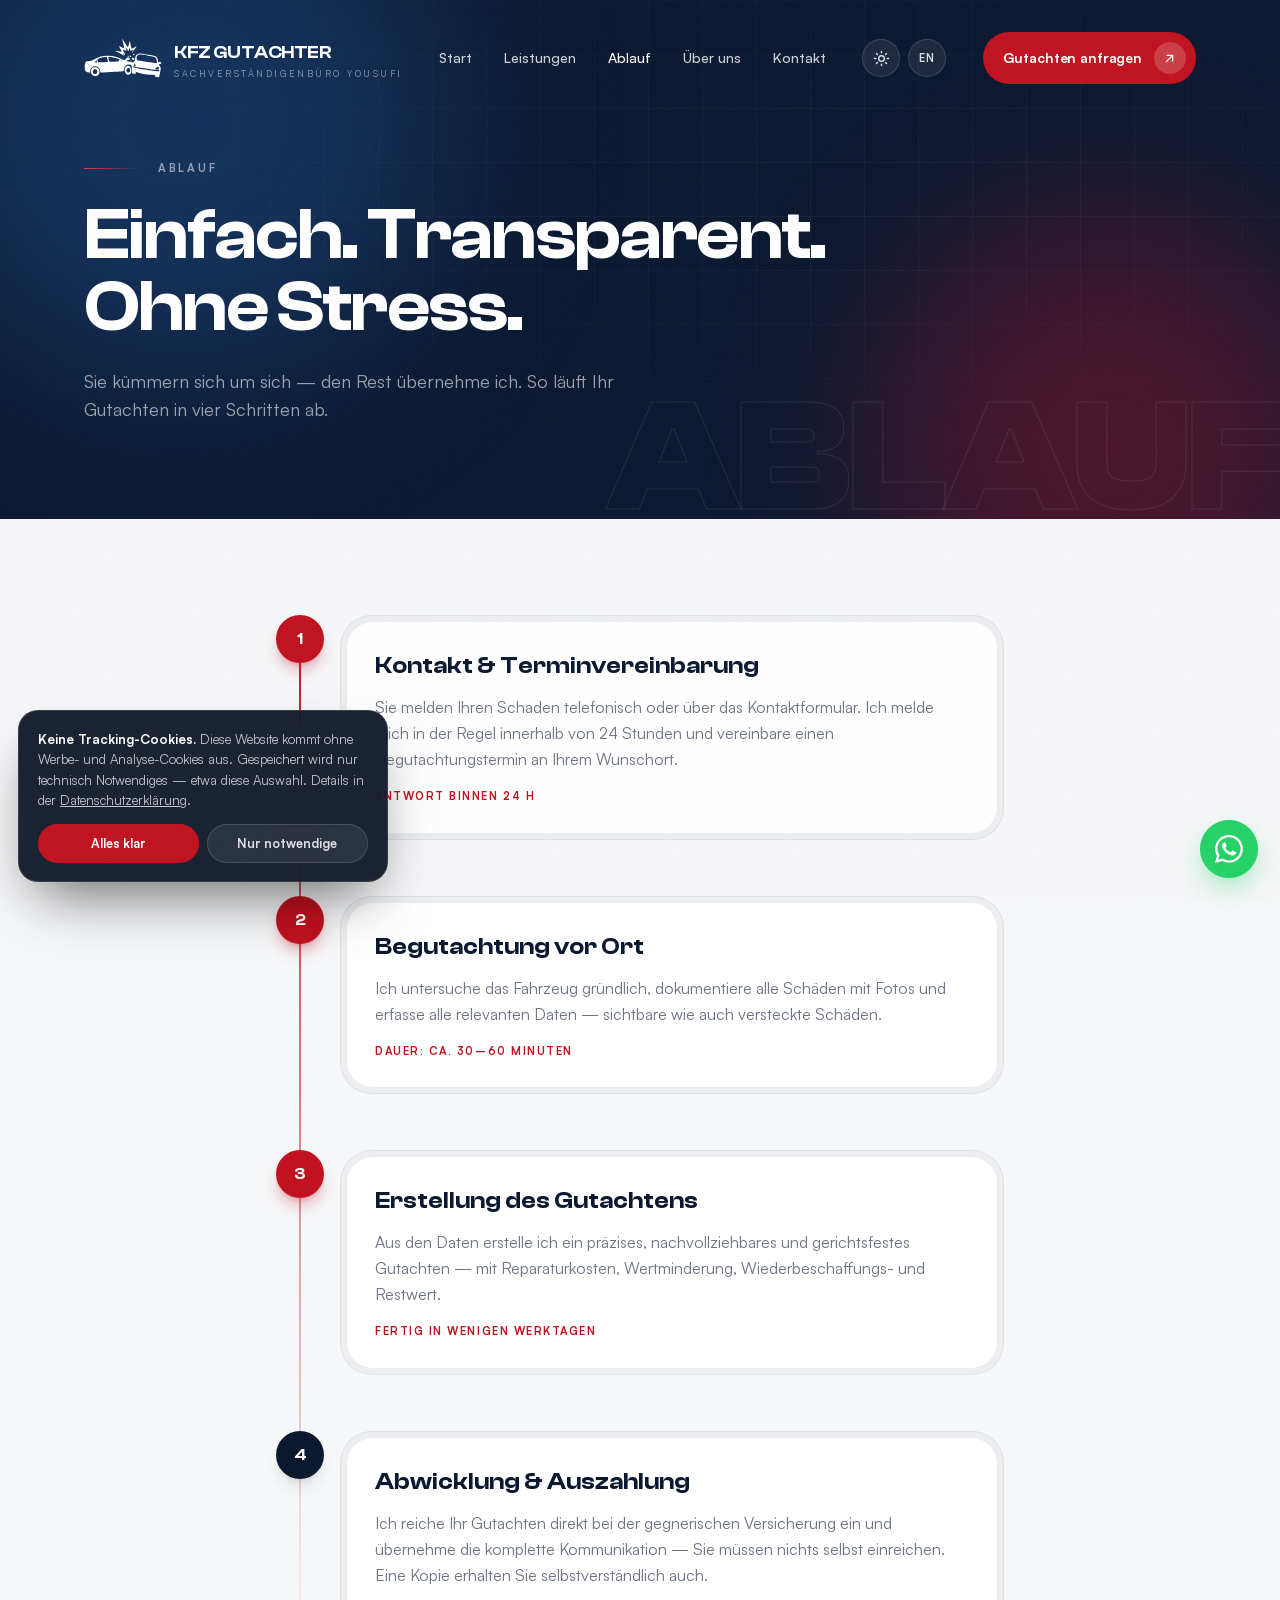
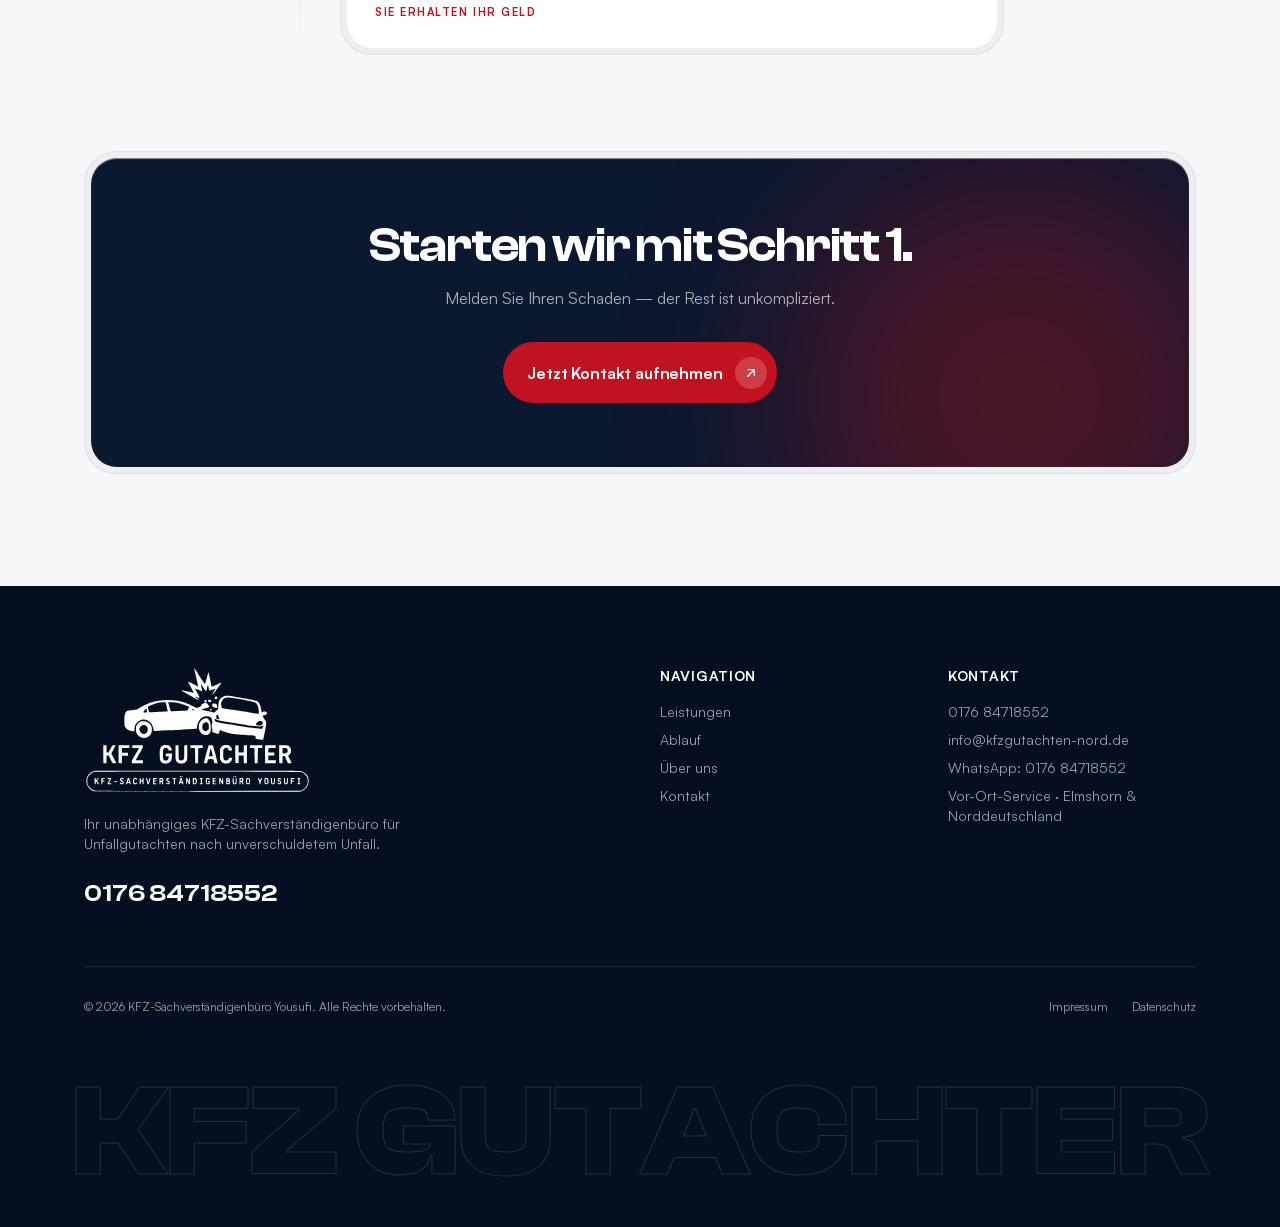
<file: ablauf.html>
<!DOCTYPE html>
<html lang="de">
<head>
  <meta charset="UTF-8" />
  <meta name="robots" content="noindex, nofollow" />
  <meta name="viewport" content="width=device-width, initial-scale=1.0" />
  <title>Ablauf — So läuft Ihr Gutachten ab | KFZ-Gutachter Yousufi</title>
  <meta name="description" content="In vier klaren Schritten zum fertigen KFZ-Gutachten: Kontakt, Begutachtung vor Ort, Erstellung, Abwicklung mit der Versicherung." />
  <meta name="theme-color" content="#0a1830" />
  <link rel="apple-touch-icon" href="assets/apple-touch-icon.png" />
  <link rel="preload" href="assets/fonts/clash-display-600.woff2" as="font" type="font/woff2" crossorigin />
  <link rel="preload" href="assets/fonts/satoshi-400.woff2" as="font" type="font/woff2" crossorigin />
  <link rel="preload" href="assets/fonts/satoshi-700.woff2" as="font" type="font/woff2" crossorigin />
  <link rel="icon" href="assets/favicon.svg?v=14" type="image/svg+xml" />
  <link rel="canonical" href="https://kfzgutachten-nord.de/ablauf" />
  <link rel="stylesheet" href="styles.css?v=14" />
  <link rel="stylesheet" href="assets/tailwind.css?v=14" />
</head>
<body class="grain">

  <!-- NAV -->
  <header class="fixed top-0 inset-x-0 z-50 flex justify-center px-4">
    <nav id="nav-pill" class="nav-pill mt-5 w-full max-w-6xl rounded-full px-5 py-3 flex items-center justify-between">
      <a href="./" class="flex items-center gap-3">
        <img src="assets/logo.svg?v=14" alt="KFZ-Gutachter Yousufi" class="h-10 w-auto" />
        <span class="leading-none"><span class="block font-display font-semibold tracking-tight text-white text-lg">KFZ&nbsp;GUTACHTER</span><span class="block text-[9px] uppercase tracking-[0.28em] text-white/50 mt-0.5">Sachverständigenbüro&nbsp;Yousufi</span></span>
      </a>
      <div class="hidden md:flex items-center gap-8 text-sm font-medium text-white/80">
        <a href="./" class="link-sweep hover:text-white transition">Start</a>
        <a href="leistungen" class="link-sweep hover:text-white transition">Leistungen</a>
        <a href="ablauf" class="link-sweep text-white">Ablauf</a>
        <a href="ueber-uns" class="link-sweep hover:text-white transition">Über&nbsp;uns</a>
        <a href="kontakt" class="link-sweep hover:text-white transition">Kontakt</a>
      </div>
      <div class="hidden md:flex items-center gap-2">
        <button type="button" class="nav-icon-btn theme-toggle" aria-label="Helles oder dunkles Design umschalten"><svg class="ico-sun" width="17" height="17" viewBox="0 0 24 24" fill="none" stroke="currentColor" stroke-width="2" stroke-linecap="round" stroke-linejoin="round" aria-hidden="true"><circle cx="12" cy="12" r="4"/><path d="M12 2v2M12 20v2M4.9 4.9l1.4 1.4M17.7 17.7l1.4 1.4M2 12h2M20 12h2M4.9 19.1l1.4-1.4M17.7 6.3l1.4-1.4"/></svg><svg class="ico-moon" width="16" height="16" viewBox="0 0 24 24" fill="none" stroke="currentColor" stroke-width="2" stroke-linecap="round" stroke-linejoin="round" aria-hidden="true"><path d="M21 12.79A9 9 0 1111.21 3 7 7 0 0021 12.79z"/></svg></button>
        <button type="button" class="nav-icon-btn lang-toggle" aria-label="Sprache wechseln (Deutsch/Englisch)"><span class="lang-label">EN</span></button>
      </div>
      <a href="kontakt" data-magnetic class="hidden md:inline-flex btn btn-primary text-sm py-2.5 pl-5 pr-2.5">Gutachten anfragen<span class="btn-icon"><svg width="15" height="15" viewBox="0 0 24 24" fill="none" stroke="currentColor" stroke-width="2" stroke-linecap="round" stroke-linejoin="round"><path d="M7 17L17 7M17 7H8M17 7v9"/></svg></span></a>
      <button id="burger" class="burger md:hidden relative w-10 h-10 grid place-items-center" aria-label="Menü"><span class="absolute w-6 h-0.5 bg-white -translate-y-1.5"></span><span class="absolute w-6 h-0.5 bg-white"></span><span class="absolute w-6 h-0.5 bg-white translate-y-1.5"></span></button>
    </nav>
  </header>
  <div id="menu-overlay" class="menu-overlay fixed inset-0 z-40 opacity-0 invisible md:hidden" style="background:rgba(6,15,31,0.92);backdrop-filter:blur(24px)">
    <div class="flex flex-col justify-center h-full px-8 gap-2 text-white">
      <a href="./" class="menu-link font-display text-4xl py-2">Start</a>
      <a href="leistungen" class="menu-link font-display text-4xl py-2">Leistungen</a>
      <a href="ablauf" class="menu-link font-display text-4xl py-2">Ablauf</a>
      <a href="ueber-uns" class="menu-link font-display text-4xl py-2">Über uns</a>
      <a href="kontakt" class="menu-link font-display text-4xl py-2">Kontakt</a>
      <div class="flex items-center gap-3 mt-8">
        <button type="button" class="nav-icon-btn theme-toggle" aria-label="Helles oder dunkles Design umschalten"><svg class="ico-sun" width="17" height="17" viewBox="0 0 24 24" fill="none" stroke="currentColor" stroke-width="2" stroke-linecap="round" stroke-linejoin="round" aria-hidden="true"><circle cx="12" cy="12" r="4"/><path d="M12 2v2M12 20v2M4.9 4.9l1.4 1.4M17.7 17.7l1.4 1.4M2 12h2M20 12h2M4.9 19.1l1.4-1.4M17.7 6.3l1.4-1.4"/></svg><svg class="ico-moon" width="16" height="16" viewBox="0 0 24 24" fill="none" stroke="currentColor" stroke-width="2" stroke-linecap="round" stroke-linejoin="round" aria-hidden="true"><path d="M21 12.79A9 9 0 1111.21 3 7 7 0 0021 12.79z"/></svg></button>
        <button type="button" class="nav-icon-btn lang-toggle" aria-label="Sprache wechseln (Deutsch/Englisch)"><span class="lang-label">EN</span></button>
      </div>
    </div>
  </div>

  <!-- HERO -->
  <section class="relative bg-navy-900 text-white pt-40 pb-24 overflow-hidden">
    <div class="mesh"><span class="m1"></span><span class="m2"></span></div>
    <div class="hero-grid absolute inset-0" aria-hidden="true"></div>
    <div class="hero-watermark" aria-hidden="true">ABLAUF</div>
    <div class="relative z-10 max-w-6xl mx-auto px-5">
      <div class="reveal sec-head text-white/55"><span class="sec-rule"></span><span class="sec-label">Ablauf</span></div>
      <h1 class="reveal d1 font-display text-5xl md:text-7xl font-semibold tracking-tight max-w-3xl leading-[1]">Einfach. Transparent. Ohne Stress.</h1>
      <p class="reveal d2 mt-6 text-lg text-white/60 max-w-xl">Sie kümmern sich um sich — den Rest übernehme ich. So läuft Ihr Gutachten in vier Schritten ab.</p>
    </div>
  </section>

  <!-- TIMELINE -->
  <section class="bg-cream py-24">
    <div class="max-w-3xl mx-auto px-5">
      <div class="reveal relative pl-10 md:pl-16">
        <!-- vertical line -->
        <div class="absolute left-[15px] md:left-[23px] top-2 bottom-2 w-0.5 step-line tl-draw"></div>

        <!-- step -->
        <div class="reveal relative mb-14">
          <div class="absolute -left-10 md:-left-16 top-0 w-8 h-8 md:w-12 md:h-12 rounded-full bg-accent text-white grid place-items-center font-display font-semibold shadow-lg shadow-accent/30">1</div>
          <div class="bezel"><div class="bezel-core bg-white p-7">
            <h3 class="font-display text-2xl font-semibold text-navy-900">Kontakt & Terminvereinbarung</h3>
            <p class="mt-3 text-navy-900/60 leading-relaxed">Sie melden Ihren Schaden telefonisch oder über das Kontaktformular. Ich melde mich in der Regel innerhalb von 24 Stunden und vereinbare einen Begutachtungstermin an Ihrem Wunschort.</p>
            <p class="mt-4 text-[11px] uppercase tracking-[0.14em] font-semibold text-accent">Antwort binnen 24 h</p>
          </div></div>
        </div>

        <div class="reveal d1 relative mb-14">
          <div class="absolute -left-10 md:-left-16 top-0 w-8 h-8 md:w-12 md:h-12 rounded-full bg-accent text-white grid place-items-center font-display font-semibold shadow-lg shadow-accent/30">2</div>
          <div class="bezel"><div class="bezel-core bg-white p-7">
            <h3 class="font-display text-2xl font-semibold text-navy-900">Begutachtung vor Ort</h3>
            <p class="mt-3 text-navy-900/60 leading-relaxed">Ich untersuche das Fahrzeug gründlich, dokumentiere alle Schäden mit Fotos und erfasse alle relevanten Daten — sichtbare wie auch versteckte Schäden.</p>
            <p class="mt-4 text-[11px] uppercase tracking-[0.14em] font-semibold text-accent">Dauer: ca. 30–60 Minuten</p>
          </div></div>
        </div>

        <div class="reveal d2 relative mb-14">
          <div class="absolute -left-10 md:-left-16 top-0 w-8 h-8 md:w-12 md:h-12 rounded-full bg-accent text-white grid place-items-center font-display font-semibold shadow-lg shadow-accent/30">3</div>
          <div class="bezel"><div class="bezel-core bg-white p-7">
            <h3 class="font-display text-2xl font-semibold text-navy-900">Erstellung des Gutachtens</h3>
            <p class="mt-3 text-navy-900/60 leading-relaxed">Aus den Daten erstelle ich ein präzises, nachvollziehbares und gerichtsfestes Gutachten — mit Reparaturkosten, Wertminderung, Wiederbeschaffungs- und Restwert.</p>
            <p class="mt-4 text-[11px] uppercase tracking-[0.14em] font-semibold text-accent">Fertig in wenigen Werktagen</p>
          </div></div>
        </div>

        <div class="reveal d3 relative">
          <div class="absolute -left-10 md:-left-16 top-0 w-8 h-8 md:w-12 md:h-12 rounded-full bg-navy-900 text-white grid place-items-center font-display font-semibold shadow-lg">4</div>
          <div class="bezel"><div class="bezel-core bg-white p-7">
            <h3 class="font-display text-2xl font-semibold text-navy-900">Abwicklung & Auszahlung</h3>
            <p class="mt-3 text-navy-900/60 leading-relaxed">Ich reiche Ihr Gutachten direkt bei der gegnerischen Versicherung ein und übernehme die komplette Kommunikation — Sie müssen nichts selbst einreichen. Eine Kopie erhalten Sie selbstverständlich auch.</p>
            <p class="mt-4 text-[11px] uppercase tracking-[0.14em] font-semibold text-accent">Sie erhalten Ihr Geld</p>
          </div></div>
        </div>
      </div>
    </div>
  </section>

  <!-- CTA -->
  <section class="bg-cream pb-28">
    <div class="max-w-6xl mx-auto px-5">
      <div class="reveal bezel"><div class="bezel-core relative overflow-hidden bg-navy-900 text-white px-8 md:px-16 py-16 text-center">
        <div class="mesh"><span class="m2"></span></div>
        <div class="relative z-10">
          <h2 class="font-display text-4xl md:text-5xl font-semibold tracking-tight">Starten wir mit Schritt 1.</h2>
          <p class="mt-4 text-white/65 max-w-lg mx-auto">Melden Sie Ihren Schaden — der Rest ist unkompliziert.</p>
          <a href="kontakt" data-magnetic class="btn btn-primary mt-8 pl-6 pr-2.5 mx-auto w-max">Jetzt Kontakt aufnehmen<span class="btn-icon"><svg width="16" height="16" viewBox="0 0 24 24" fill="none" stroke="currentColor" stroke-width="2" stroke-linecap="round" stroke-linejoin="round"><path d="M7 17L17 7M17 7H8M17 7v9"/></svg></span></a>
        </div>
      </div></div>
    </div>
  </section>

  <!-- FOOTER -->
  <footer class="relative bg-navy-950 text-white/60 pt-20 pb-8 overflow-hidden">
    <div class="max-w-6xl mx-auto px-5">
      <div class="grid md:grid-cols-4 gap-10 pb-14 border-b border-white/10">
        <div class="md:col-span-2">
          <img src="assets/logo-full.svg?v=14" alt="KFZ Gutachter — Sachverständigenbüro Yousufi" class="h-32 w-auto mb-5" />
          <p class="max-w-sm text-sm">Ihr unabhängiges KFZ-Sachverständigenbüro für Unfallgutachten nach unverschuldetem Unfall.</p>
          <a href="tel:+4917684718552" class="mt-6 inline-block font-display font-semibold text-2xl text-white hover:text-accent-2 transition-colors tnum">0176&nbsp;84718552</a>
        </div>
        <div>
          <h4 class="text-white font-semibold mb-4 text-sm uppercase tracking-wider">Navigation</h4>
          <ul class="space-y-2 text-sm">
            <li><a href="leistungen" class="link-sweep hover:text-white transition">Leistungen</a></li>
            <li><a href="ablauf" class="link-sweep hover:text-white transition">Ablauf</a></li>
            <li><a href="ueber-uns" class="link-sweep hover:text-white transition">Über uns</a></li>
            <li><a href="kontakt" class="link-sweep hover:text-white transition">Kontakt</a></li>
          </ul>
        </div>
        <div>
          <h4 class="text-white font-semibold mb-4 text-sm uppercase tracking-wider">Kontakt</h4>
          <ul class="space-y-2 text-sm">
            <li><a href="tel:+4917684718552" class="link-sweep hover:text-white transition">0176 84718552</a></li>
            <li><a href="mailto:info@kfzgutachten-nord.de" class="link-sweep hover:text-white transition">info@kfzgutachten-nord.de</a></li>
            <li>WhatsApp: 0176 84718552</li>
            <li>Vor-Ort-Service · Elmshorn &amp; Norddeutschland</li>
          </ul>
        </div>
      </div>
      <div class="pt-8 flex flex-col sm:flex-row justify-between gap-4 text-xs">
        <p>© <span data-year>2026</span> KFZ-Sachverständigenbüro Yousufi. Alle Rechte vorbehalten.</p>
        <div class="flex gap-6">
          <a href="impressum" class="hover:text-white transition">Impressum</a>
          <a href="datenschutz" class="hover:text-white transition">Datenschutz</a>
        </div>
      </div>
    </div>
    <div class="footer-wordmark" aria-hidden="true">KFZ&nbsp;GUTACHTER</div>
  </footer>

  <script src="script.js?v=14"></script>
</body>
</html>
</file>
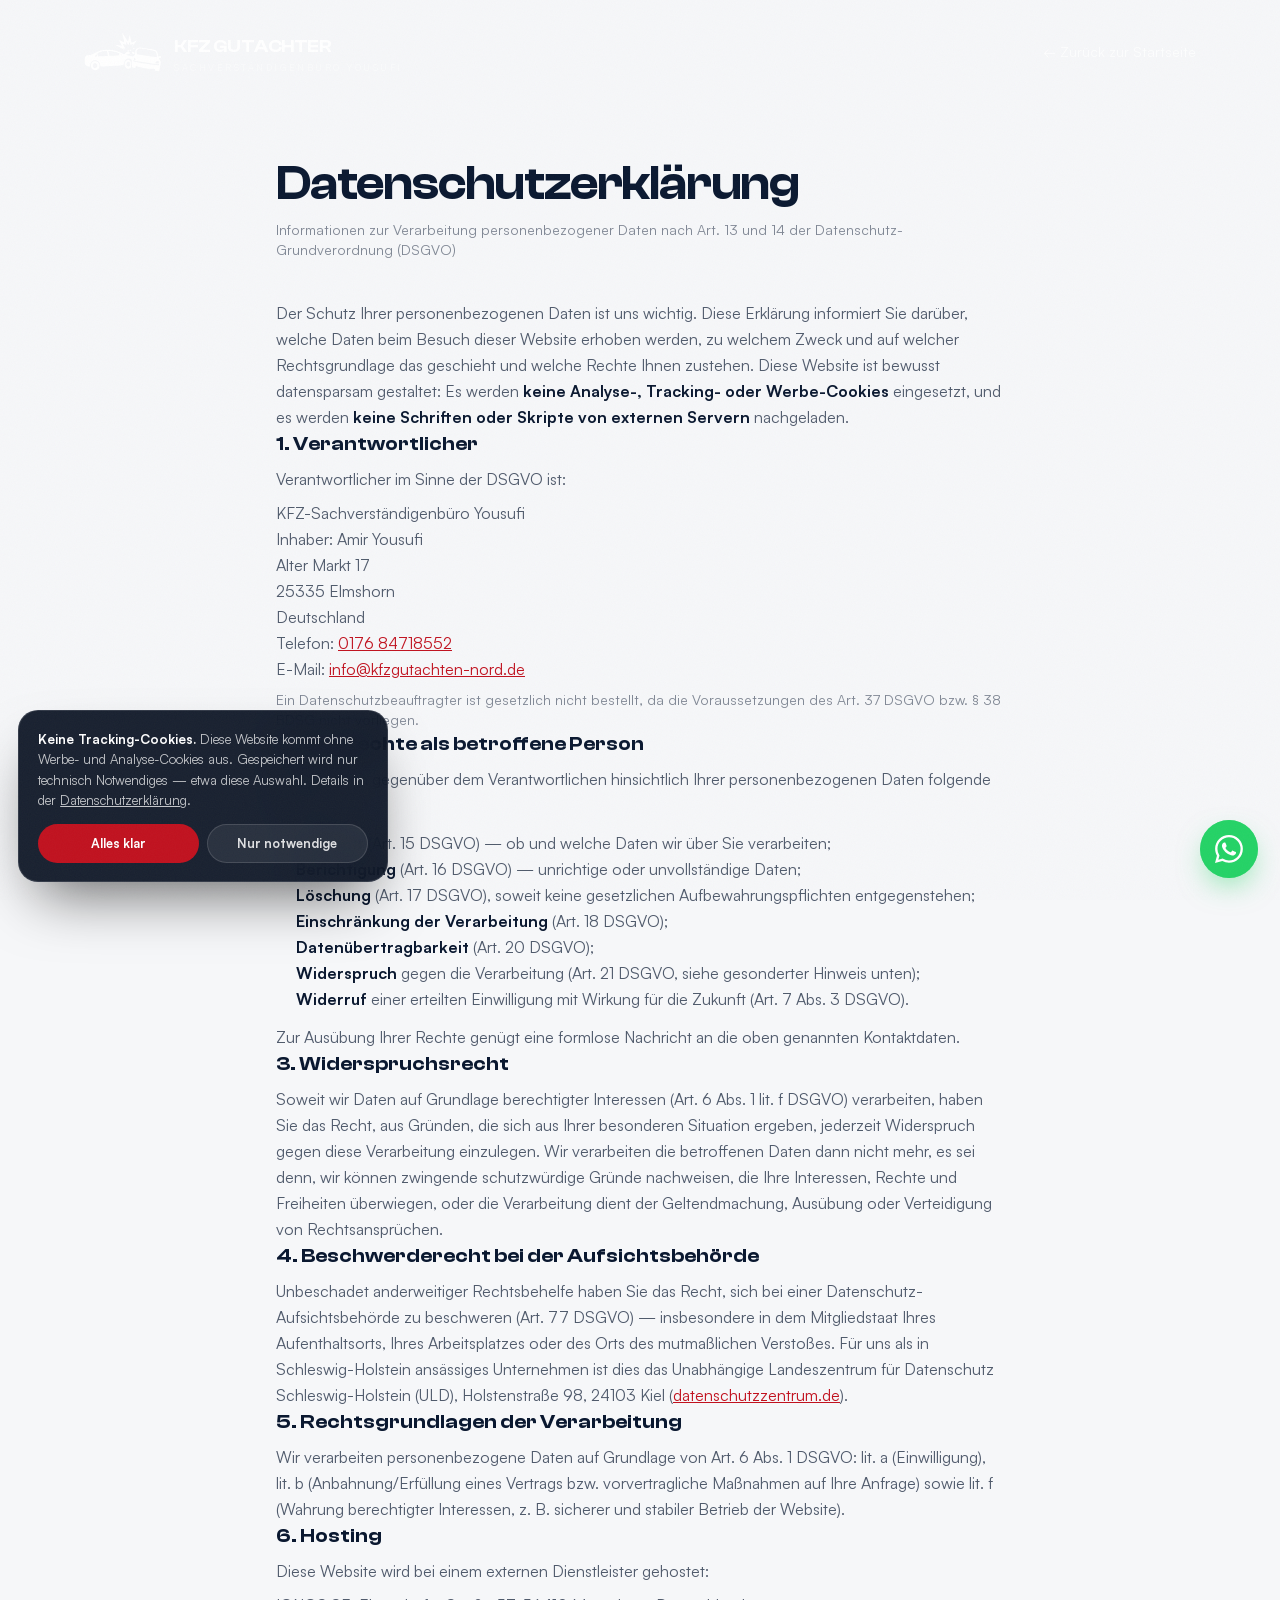
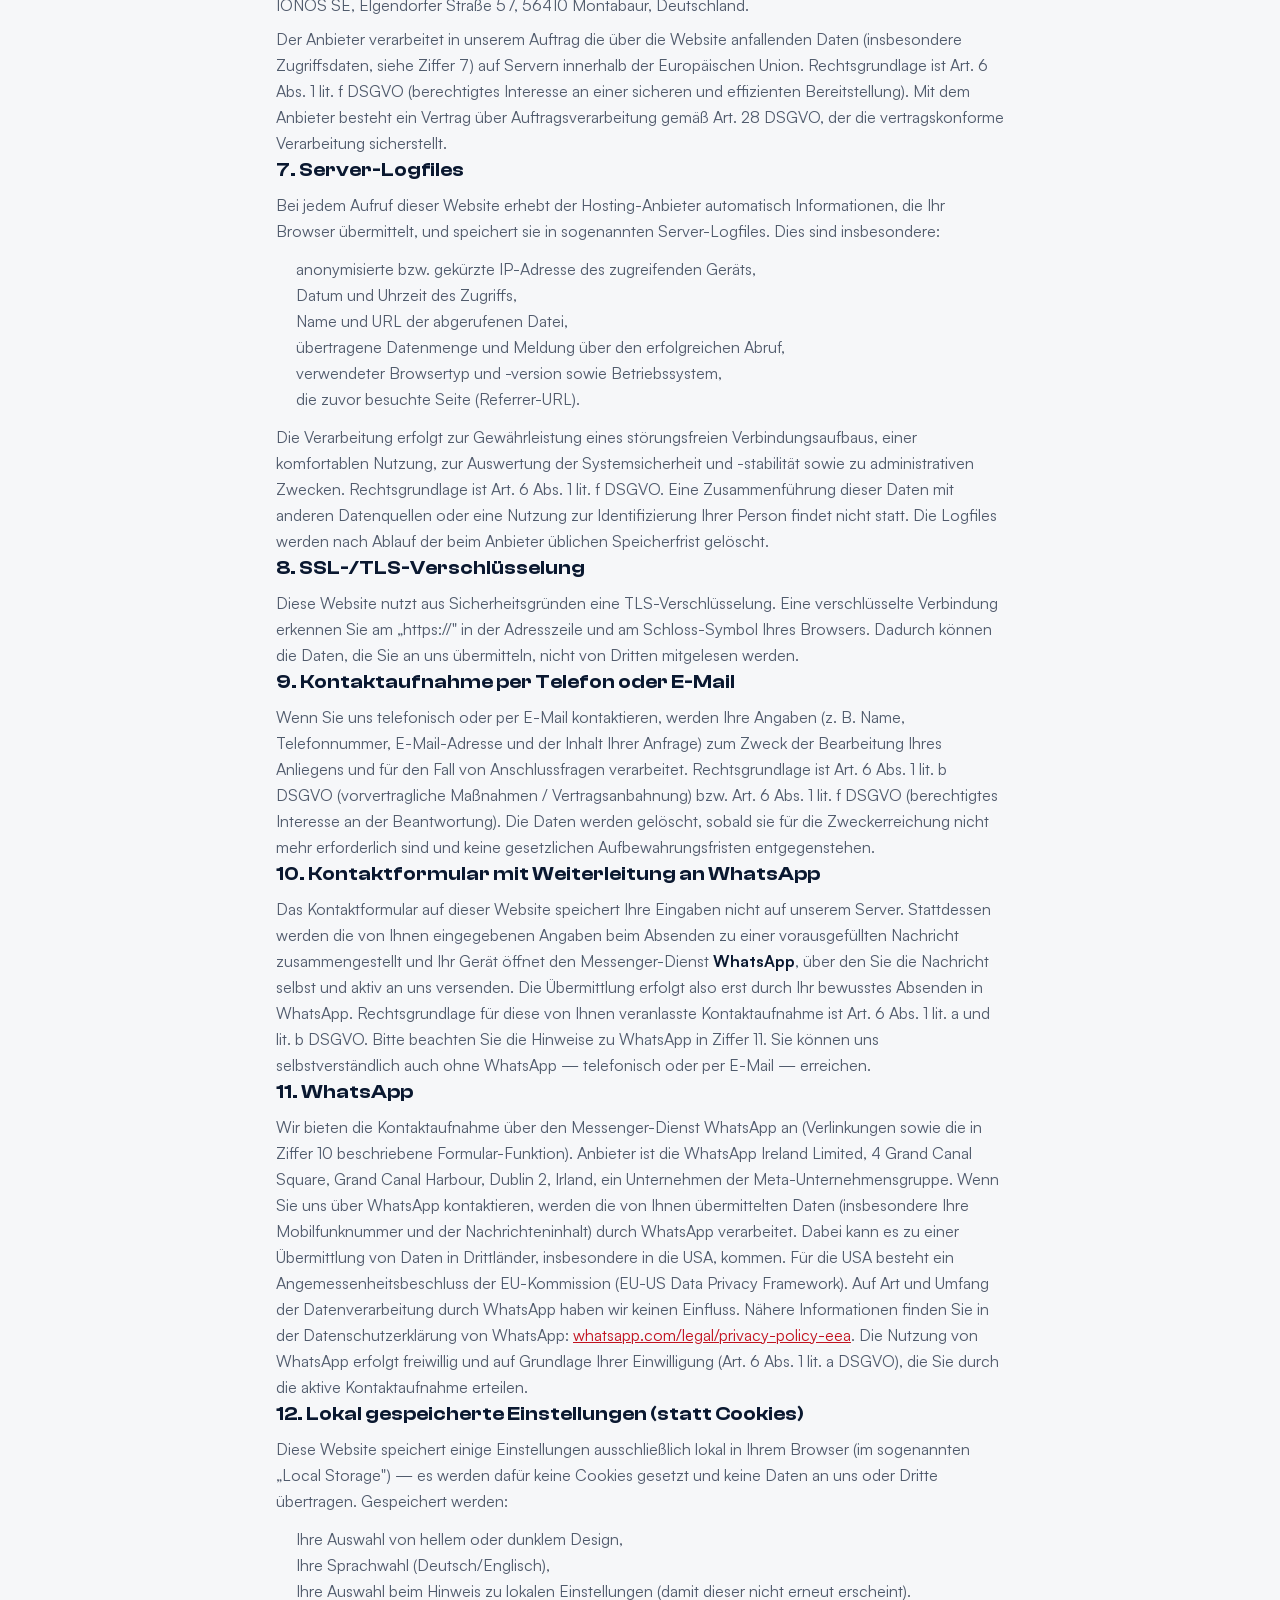
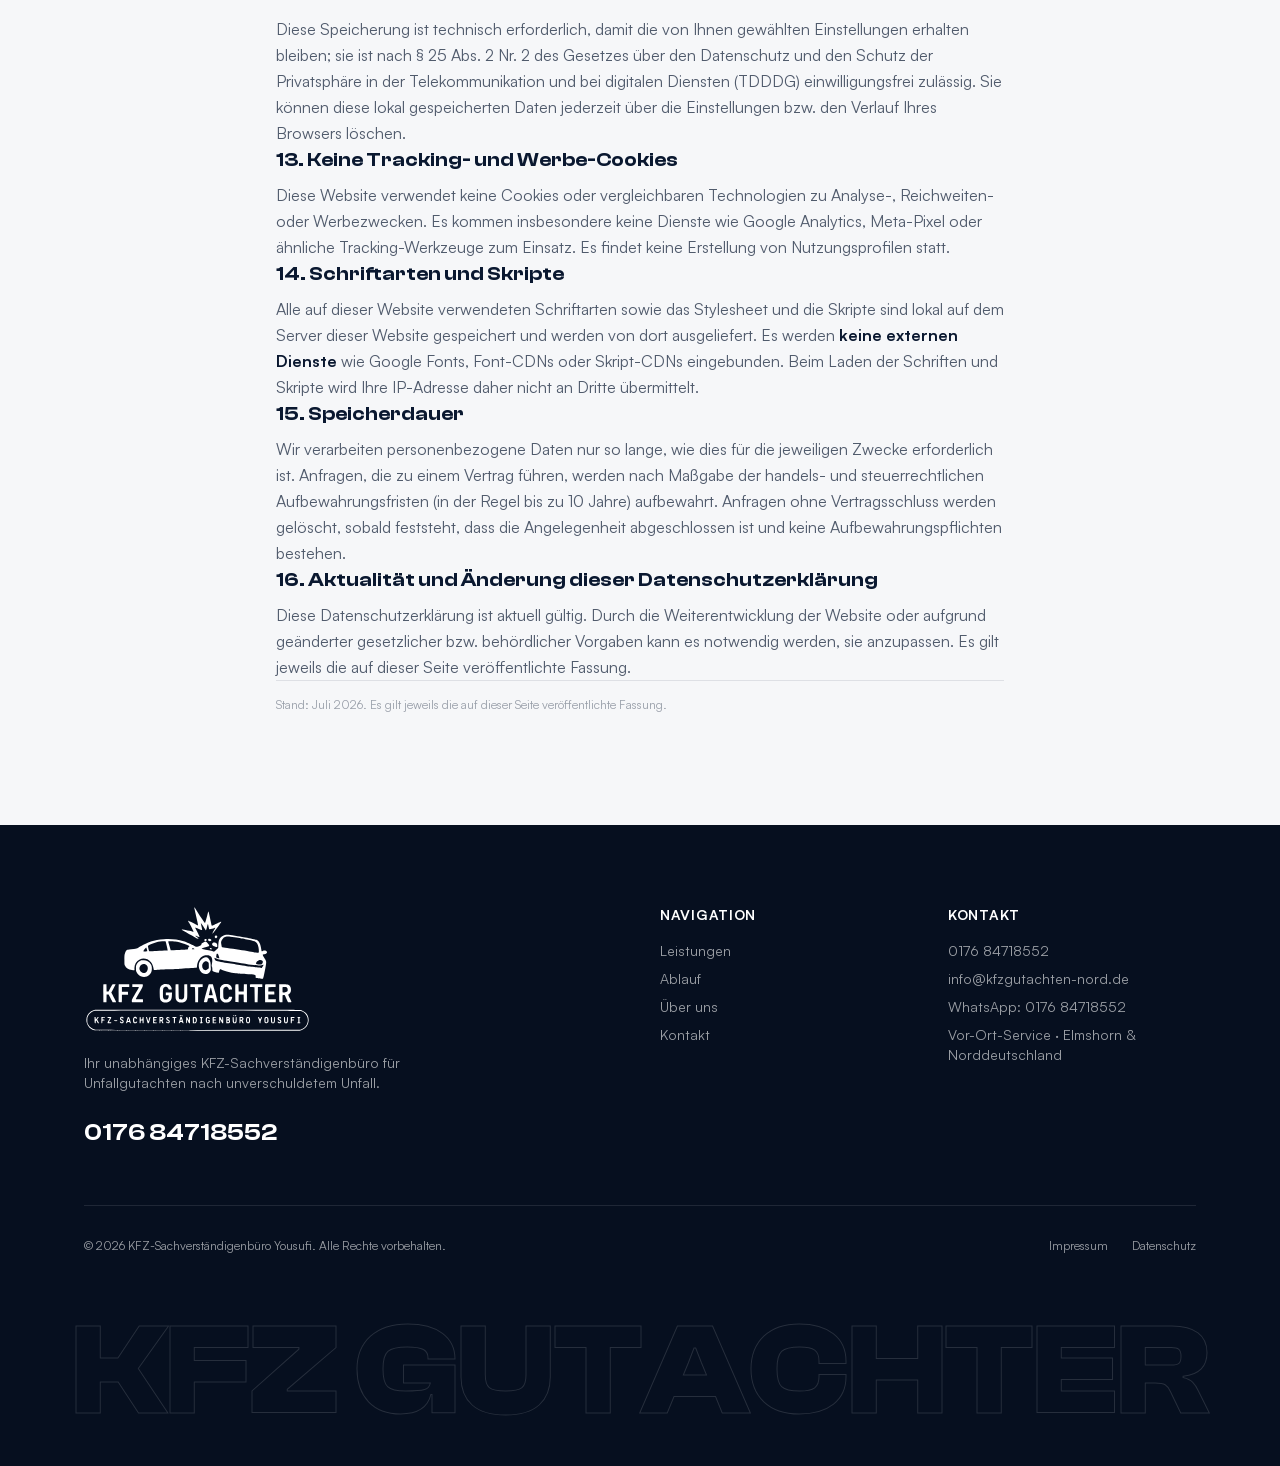
<file: datenschutz.html>
<!DOCTYPE html>
<html lang="de">
<head>
  <meta charset="UTF-8" />
  <meta name="viewport" content="width=device-width, initial-scale=1.0" />
  <title>Datenschutzerklärung | KFZ-Gutachter Yousufi</title>
  <meta name="robots" content="noindex" />
  <meta name="theme-color" content="#0a1830" />
  <link rel="apple-touch-icon" href="assets/apple-touch-icon.png" />
  <link rel="preload" href="assets/fonts/clash-display-600.woff2" as="font" type="font/woff2" crossorigin />
  <link rel="preload" href="assets/fonts/satoshi-400.woff2" as="font" type="font/woff2" crossorigin />
  <link rel="preload" href="assets/fonts/satoshi-700.woff2" as="font" type="font/woff2" crossorigin />
  <link rel="icon" href="assets/favicon.svg?v=14" type="image/svg+xml" />
  <link rel="canonical" href="https://kfzgutachten-nord.de/datenschutz" />
  <link rel="stylesheet" href="styles.css?v=14" />
  <link rel="stylesheet" href="assets/tailwind.css?v=14" />
</head>
<body class="grain bg-cream">

  <header class="fixed top-0 inset-x-0 z-50 flex justify-center px-4">
    <nav id="nav-pill" class="nav-pill nav-scrolled mt-5 w-full max-w-6xl rounded-full px-5 py-3 flex items-center justify-between">
      <a href="./" class="flex items-center gap-3">
        <img src="assets/logo.svg?v=14" alt="" class="h-10 w-auto" />
        <span class="leading-none"><span class="block font-display font-semibold tracking-tight text-white text-lg">KFZ&nbsp;GUTACHTER</span><span class="block text-[9px] uppercase tracking-[0.28em] text-white/50 mt-0.5">Sachverständigenbüro&nbsp;Yousufi</span></span>
      </a>
      <a href="./" class="text-sm text-white/80 hover:text-white transition link-sweep">← Zurück zur Startseite</a>
    </nav>
  </header>

  <main class="max-w-3xl mx-auto px-5 pt-40 pb-28">
    <h1 class="font-display text-5xl font-semibold tracking-tight text-navy-900 mb-3">Datenschutz&shy;erklärung</h1>
    <p class="text-navy-900/50 mb-10 text-sm">Informationen zur Verarbeitung personenbezogener Daten nach Art. 13 und 14 der Datenschutz-Grundverordnung (DSGVO)</p>

    <div class="space-y-9 text-navy-900/70 leading-relaxed">

      <div>
        <p>Der Schutz Ihrer personenbezogenen Daten ist uns wichtig. Diese Erklärung informiert Sie darüber, welche Daten beim Besuch dieser Website erhoben werden, zu welchem Zweck und auf welcher Rechtsgrundlage das geschieht und welche Rechte Ihnen zustehen. Diese Website ist bewusst datensparsam gestaltet: Es werden <strong class="text-navy-900">keine Analyse-, Tracking- oder Werbe-Cookies</strong> eingesetzt, und es werden <strong class="text-navy-900">keine Schriften oder Skripte von externen Servern</strong> nachgeladen.</p>
      </div>

      <div>
        <h2 class="font-display text-xl font-semibold text-navy-900 mb-2">1. Verantwortlicher</h2>
        <p>Verantwortlicher im Sinne der DSGVO ist:</p>
        <p class="mt-2">KFZ-Sachverständigenbüro Yousufi<br />
        Inhaber: Amir Yousufi<br />
        Alter Markt 17<br />
        25335 Elmshorn<br />
        Deutschland<br />
        Telefon: <a href="tel:+4917684718552" class="text-accent underline">0176 84718552</a><br />
        E-Mail: <a href="mailto:info@kfzgutachten-nord.de" class="text-accent underline">info@kfzgutachten-nord.de</a></p>
        <p class="mt-2 text-sm text-navy-900/50">Ein Datenschutzbeauftragter ist gesetzlich nicht bestellt, da die Voraussetzungen des Art. 37 DSGVO bzw. § 38 BDSG nicht vorliegen.</p>
      </div>

      <div>
        <h2 class="font-display text-xl font-semibold text-navy-900 mb-2">2. Ihre Rechte als betroffene Person</h2>
        <p>Ihnen stehen gegenüber dem Verantwortlichen hinsichtlich Ihrer personenbezogenen Daten folgende Rechte zu:</p>
        <ul class="mt-3 space-y-1.5 list-disc pl-5">
          <li><strong class="text-navy-900">Auskunft</strong> (Art. 15 DSGVO) — ob und welche Daten wir über Sie verarbeiten;</li>
          <li><strong class="text-navy-900">Berichtigung</strong> (Art. 16 DSGVO) — unrichtige oder unvollständige Daten;</li>
          <li><strong class="text-navy-900">Löschung</strong> (Art. 17 DSGVO), soweit keine gesetzlichen Aufbewahrungspflichten entgegenstehen;</li>
          <li><strong class="text-navy-900">Einschränkung der Verarbeitung</strong> (Art. 18 DSGVO);</li>
          <li><strong class="text-navy-900">Datenübertragbarkeit</strong> (Art. 20 DSGVO);</li>
          <li><strong class="text-navy-900">Widerspruch</strong> gegen die Verarbeitung (Art. 21 DSGVO, siehe gesonderter Hinweis unten);</li>
          <li><strong class="text-navy-900">Widerruf</strong> einer erteilten Einwilligung mit Wirkung für die Zukunft (Art. 7 Abs. 3 DSGVO).</li>
        </ul>
        <p class="mt-3">Zur Ausübung Ihrer Rechte genügt eine formlose Nachricht an die oben genannten Kontaktdaten.</p>
      </div>

      <div>
        <h2 class="font-display text-xl font-semibold text-navy-900 mb-2">3. Widerspruchsrecht</h2>
        <p>Soweit wir Daten auf Grundlage berechtigter Interessen (Art. 6 Abs. 1 lit. f DSGVO) verarbeiten, haben Sie das Recht, aus Gründen, die sich aus Ihrer besonderen Situation ergeben, jederzeit Widerspruch gegen diese Verarbeitung einzulegen. Wir verarbeiten die betroffenen Daten dann nicht mehr, es sei denn, wir können zwingende schutzwürdige Gründe nachweisen, die Ihre Interessen, Rechte und Freiheiten überwiegen, oder die Verarbeitung dient der Geltendmachung, Ausübung oder Verteidigung von Rechtsansprüchen.</p>
      </div>

      <div>
        <h2 class="font-display text-xl font-semibold text-navy-900 mb-2">4. Beschwerderecht bei der Aufsichtsbehörde</h2>
        <p>Unbeschadet anderweitiger Rechtsbehelfe haben Sie das Recht, sich bei einer Datenschutz-Aufsichtsbehörde zu beschweren (Art. 77 DSGVO) — insbesondere in dem Mitgliedstaat Ihres Aufenthaltsorts, Ihres Arbeitsplatzes oder des Orts des mutmaßlichen Verstoßes. Für uns als in Schleswig-Holstein ansässiges Unternehmen ist dies das Unabhängige Landeszentrum für Datenschutz Schleswig-Holstein (ULD), Holstenstraße 98, 24103 Kiel (<a href="https://www.datenschutzzentrum.de" class="text-accent underline" target="_blank" rel="noopener">datenschutzzentrum.de</a>).</p>
      </div>

      <div>
        <h2 class="font-display text-xl font-semibold text-navy-900 mb-2">5. Rechtsgrundlagen der Verarbeitung</h2>
        <p>Wir verarbeiten personenbezogene Daten auf Grundlage von Art. 6 Abs. 1 DSGVO: lit. a (Einwilligung), lit. b (Anbahnung/Erfüllung eines Vertrags bzw. vorvertragliche Maßnahmen auf Ihre Anfrage) sowie lit. f (Wahrung berechtigter Interessen, z. B. sicherer und stabiler Betrieb der Website).</p>
      </div>

      <div>
        <h2 class="font-display text-xl font-semibold text-navy-900 mb-2">6. Hosting</h2>
        <p>Diese Website wird bei einem externen Dienstleister gehostet:</p>
        <p class="mt-2">IONOS SE, Elgendorfer Straße 57, 56410 Montabaur, Deutschland.</p>
        <p class="mt-2">Der Anbieter verarbeitet in unserem Auftrag die über die Website anfallenden Daten (insbesondere Zugriffsdaten, siehe Ziffer 7) auf Servern innerhalb der Europäischen Union. Rechtsgrundlage ist Art. 6 Abs. 1 lit. f DSGVO (berechtigtes Interesse an einer sicheren und effizienten Bereitstellung). Mit dem Anbieter besteht ein Vertrag über Auftragsverarbeitung gemäß Art. 28 DSGVO, der die vertragskonforme Verarbeitung sicherstellt.</p>
      </div>

      <div>
        <h2 class="font-display text-xl font-semibold text-navy-900 mb-2">7. Server-Logfiles</h2>
        <p>Bei jedem Aufruf dieser Website erhebt der Hosting-Anbieter automatisch Informationen, die Ihr Browser übermittelt, und speichert sie in sogenannten Server-Logfiles. Dies sind insbesondere:</p>
        <ul class="mt-3 space-y-1.5 list-disc pl-5">
          <li>anonymisierte bzw. gekürzte IP-Adresse des zugreifenden Geräts,</li>
          <li>Datum und Uhrzeit des Zugriffs,</li>
          <li>Name und URL der abgerufenen Datei,</li>
          <li>übertragene Datenmenge und Meldung über den erfolgreichen Abruf,</li>
          <li>verwendeter Browsertyp und -version sowie Betriebssystem,</li>
          <li>die zuvor besuchte Seite (Referrer-URL).</li>
        </ul>
        <p class="mt-3">Die Verarbeitung erfolgt zur Gewährleistung eines störungsfreien Verbindungsaufbaus, einer komfortablen Nutzung, zur Auswertung der Systemsicherheit und -stabilität sowie zu administrativen Zwecken. Rechtsgrundlage ist Art. 6 Abs. 1 lit. f DSGVO. Eine Zusammenführung dieser Daten mit anderen Datenquellen oder eine Nutzung zur Identifizierung Ihrer Person findet nicht statt. Die Logfiles werden nach Ablauf der beim Anbieter üblichen Speicherfrist gelöscht.</p>
      </div>

      <div>
        <h2 class="font-display text-xl font-semibold text-navy-900 mb-2">8. SSL-/TLS-Verschlüsselung</h2>
        <p>Diese Website nutzt aus Sicherheitsgründen eine TLS-Verschlüsselung. Eine verschlüsselte Verbindung erkennen Sie am „https://" in der Adresszeile und am Schloss-Symbol Ihres Browsers. Dadurch können die Daten, die Sie an uns übermitteln, nicht von Dritten mitgelesen werden.</p>
      </div>

      <div>
        <h2 class="font-display text-xl font-semibold text-navy-900 mb-2">9. Kontaktaufnahme per Telefon oder E-Mail</h2>
        <p>Wenn Sie uns telefonisch oder per E-Mail kontaktieren, werden Ihre Angaben (z. B. Name, Telefonnummer, E-Mail-Adresse und der Inhalt Ihrer Anfrage) zum Zweck der Bearbeitung Ihres Anliegens und für den Fall von Anschlussfragen verarbeitet. Rechtsgrundlage ist Art. 6 Abs. 1 lit. b DSGVO (vorvertragliche Maßnahmen / Vertragsanbahnung) bzw. Art. 6 Abs. 1 lit. f DSGVO (berechtigtes Interesse an der Beantwortung). Die Daten werden gelöscht, sobald sie für die Zweckerreichung nicht mehr erforderlich sind und keine gesetzlichen Aufbewahrungsfristen entgegenstehen.</p>
      </div>

      <div>
        <h2 class="font-display text-xl font-semibold text-navy-900 mb-2">10. Kontaktformular mit Weiterleitung an WhatsApp</h2>
        <p>Das Kontaktformular auf dieser Website speichert Ihre Eingaben nicht auf unserem Server. Stattdessen werden die von Ihnen eingegebenen Angaben beim Absenden zu einer vorausgefüllten Nachricht zusammengestellt und Ihr Gerät öffnet den Messenger-Dienst <strong class="text-navy-900">WhatsApp</strong>, über den Sie die Nachricht selbst und aktiv an uns versenden. Die Übermittlung erfolgt also erst durch Ihr bewusstes Absenden in WhatsApp. Rechtsgrundlage für diese von Ihnen veranlasste Kontaktaufnahme ist Art. 6 Abs. 1 lit. a und lit. b DSGVO. Bitte beachten Sie die Hinweise zu WhatsApp in Ziffer 11. Sie können uns selbstverständlich auch ohne WhatsApp — telefonisch oder per E-Mail — erreichen.</p>
      </div>

      <div>
        <h2 class="font-display text-xl font-semibold text-navy-900 mb-2">11. WhatsApp</h2>
        <p>Wir bieten die Kontaktaufnahme über den Messenger-Dienst WhatsApp an (Verlinkungen sowie die in Ziffer 10 beschriebene Formular-Funktion). Anbieter ist die WhatsApp Ireland Limited, 4 Grand Canal Square, Grand Canal Harbour, Dublin 2, Irland, ein Unternehmen der Meta-Unternehmensgruppe. Wenn Sie uns über WhatsApp kontaktieren, werden die von Ihnen übermittelten Daten (insbesondere Ihre Mobilfunknummer und der Nachrichteninhalt) durch WhatsApp verarbeitet. Dabei kann es zu einer Übermittlung von Daten in Drittländer, insbesondere in die USA, kommen. Für die USA besteht ein Angemessenheitsbeschluss der EU-Kommission (EU-US Data Privacy Framework). Auf Art und Umfang der Datenverarbeitung durch WhatsApp haben wir keinen Einfluss. Nähere Informationen finden Sie in der Datenschutzerklärung von WhatsApp: <a href="https://www.whatsapp.com/legal/privacy-policy-eea" class="text-accent underline" target="_blank" rel="noopener">whatsapp.com/legal/privacy-policy-eea</a>. Die Nutzung von WhatsApp erfolgt freiwillig und auf Grundlage Ihrer Einwilligung (Art. 6 Abs. 1 lit. a DSGVO), die Sie durch die aktive Kontaktaufnahme erteilen.</p>
      </div>

      <div>
        <h2 class="font-display text-xl font-semibold text-navy-900 mb-2">12. Lokal gespeicherte Einstellungen (statt Cookies)</h2>
        <p>Diese Website speichert einige Einstellungen ausschließlich lokal in Ihrem Browser (im sogenannten „Local Storage") — es werden dafür keine Cookies gesetzt und keine Daten an uns oder Dritte übertragen. Gespeichert werden:</p>
        <ul class="mt-3 space-y-1.5 list-disc pl-5">
          <li>Ihre Auswahl von hellem oder dunklem Design,</li>
          <li>Ihre Sprachwahl (Deutsch/Englisch),</li>
          <li>Ihre Auswahl beim Hinweis zu lokalen Einstellungen (damit dieser nicht erneut erscheint).</li>
        </ul>
        <p class="mt-3">Diese Speicherung ist technisch erforderlich, damit die von Ihnen gewählten Einstellungen erhalten bleiben; sie ist nach § 25 Abs. 2 Nr. 2 des Gesetzes über den Datenschutz und den Schutz der Privatsphäre in der Telekommunikation und bei digitalen Diensten (TDDDG) einwilligungsfrei zulässig. Sie können diese lokal gespeicherten Daten jederzeit über die Einstellungen bzw. den Verlauf Ihres Browsers löschen.</p>
      </div>

      <div>
        <h2 class="font-display text-xl font-semibold text-navy-900 mb-2">13. Keine Tracking- und Werbe-Cookies</h2>
        <p>Diese Website verwendet keine Cookies oder vergleichbaren Technologien zu Analyse-, Reichweiten- oder Werbezwecken. Es kommen insbesondere keine Dienste wie Google Analytics, Meta-Pixel oder ähnliche Tracking-Werkzeuge zum Einsatz. Es findet keine Erstellung von Nutzungsprofilen statt.</p>
      </div>

      <div>
        <h2 class="font-display text-xl font-semibold text-navy-900 mb-2">14. Schriftarten und Skripte</h2>
        <p>Alle auf dieser Website verwendeten Schriftarten sowie das Stylesheet und die Skripte sind lokal auf dem Server dieser Website gespeichert und werden von dort ausgeliefert. Es werden <strong class="text-navy-900">keine externen Dienste</strong> wie Google Fonts, Font-CDNs oder Skript-CDNs eingebunden. Beim Laden der Schriften und Skripte wird Ihre IP-Adresse daher nicht an Dritte übermittelt.</p>
      </div>

      <div>
        <h2 class="font-display text-xl font-semibold text-navy-900 mb-2">15. Speicherdauer</h2>
        <p>Wir verarbeiten personenbezogene Daten nur so lange, wie dies für die jeweiligen Zwecke erforderlich ist. Anfragen, die zu einem Vertrag führen, werden nach Maßgabe der handels- und steuerrechtlichen Aufbewahrungsfristen (in der Regel bis zu 10 Jahre) aufbewahrt. Anfragen ohne Vertragsschluss werden gelöscht, sobald feststeht, dass die Angelegenheit abgeschlossen ist und keine Aufbewahrungspflichten bestehen.</p>
      </div>

      <div>
        <h2 class="font-display text-xl font-semibold text-navy-900 mb-2">16. Aktualität und Änderung dieser Datenschutzerklärung</h2>
        <p>Diese Datenschutzerklärung ist aktuell gültig. Durch die Weiterentwicklung der Website oder aufgrund geänderter gesetzlicher bzw. behördlicher Vorgaben kann es notwendig werden, sie anzupassen. Es gilt jeweils die auf dieser Seite veröffentlichte Fassung.</p>
      </div>

      <p class="text-xs text-navy-900/40 pt-4 border-t border-navy-900/10">Stand: <span data-monthyear>Juli 2026</span>. Es gilt jeweils die auf dieser Seite veröffentlichte Fassung.</p>
    </div>
  </main>

  <footer class="relative bg-navy-950 text-white/60 pt-20 pb-8 overflow-hidden">
    <div class="max-w-6xl mx-auto px-5">
      <div class="grid md:grid-cols-4 gap-10 pb-14 border-b border-white/10">
        <div class="md:col-span-2">
          <img src="assets/logo-full.svg?v=14" alt="KFZ Gutachter — Sachverständigenbüro Yousufi" class="h-32 w-auto mb-5" />
          <p class="max-w-sm text-sm">Ihr unabhängiges KFZ-Sachverständigenbüro für Unfallgutachten nach unverschuldetem Unfall.</p>
          <a href="tel:+4917684718552" class="mt-6 inline-block font-display font-semibold text-2xl text-white hover:text-accent-2 transition-colors tnum">0176&nbsp;84718552</a>
        </div>
        <div>
          <h4 class="text-white font-semibold mb-4 text-sm uppercase tracking-wider">Navigation</h4>
          <ul class="space-y-2 text-sm">
            <li><a href="leistungen" class="link-sweep hover:text-white transition">Leistungen</a></li>
            <li><a href="ablauf" class="link-sweep hover:text-white transition">Ablauf</a></li>
            <li><a href="ueber-uns" class="link-sweep hover:text-white transition">Über uns</a></li>
            <li><a href="kontakt" class="link-sweep hover:text-white transition">Kontakt</a></li>
          </ul>
        </div>
        <div>
          <h4 class="text-white font-semibold mb-4 text-sm uppercase tracking-wider">Kontakt</h4>
          <ul class="space-y-2 text-sm">
            <li><a href="tel:+4917684718552" class="link-sweep hover:text-white transition">0176 84718552</a></li>
            <li><a href="mailto:info@kfzgutachten-nord.de" class="link-sweep hover:text-white transition">info@kfzgutachten-nord.de</a></li>
            <li>WhatsApp: 0176 84718552</li>
            <li>Vor-Ort-Service · Elmshorn &amp; Norddeutschland</li>
          </ul>
        </div>
      </div>
      <div class="pt-8 flex flex-col sm:flex-row justify-between gap-4 text-xs">
        <p>© <span data-year>2026</span> KFZ-Sachverständigenbüro Yousufi. Alle Rechte vorbehalten.</p>
        <div class="flex gap-6">
          <a href="impressum" class="hover:text-white transition">Impressum</a>
          <a href="datenschutz" class="hover:text-white transition">Datenschutz</a>
        </div>
      </div>
    </div>
    <div class="footer-wordmark" aria-hidden="true">KFZ&nbsp;GUTACHTER</div>
  </footer>
  <script src="script.js?v=14"></script>
</body>
</html>
</file>
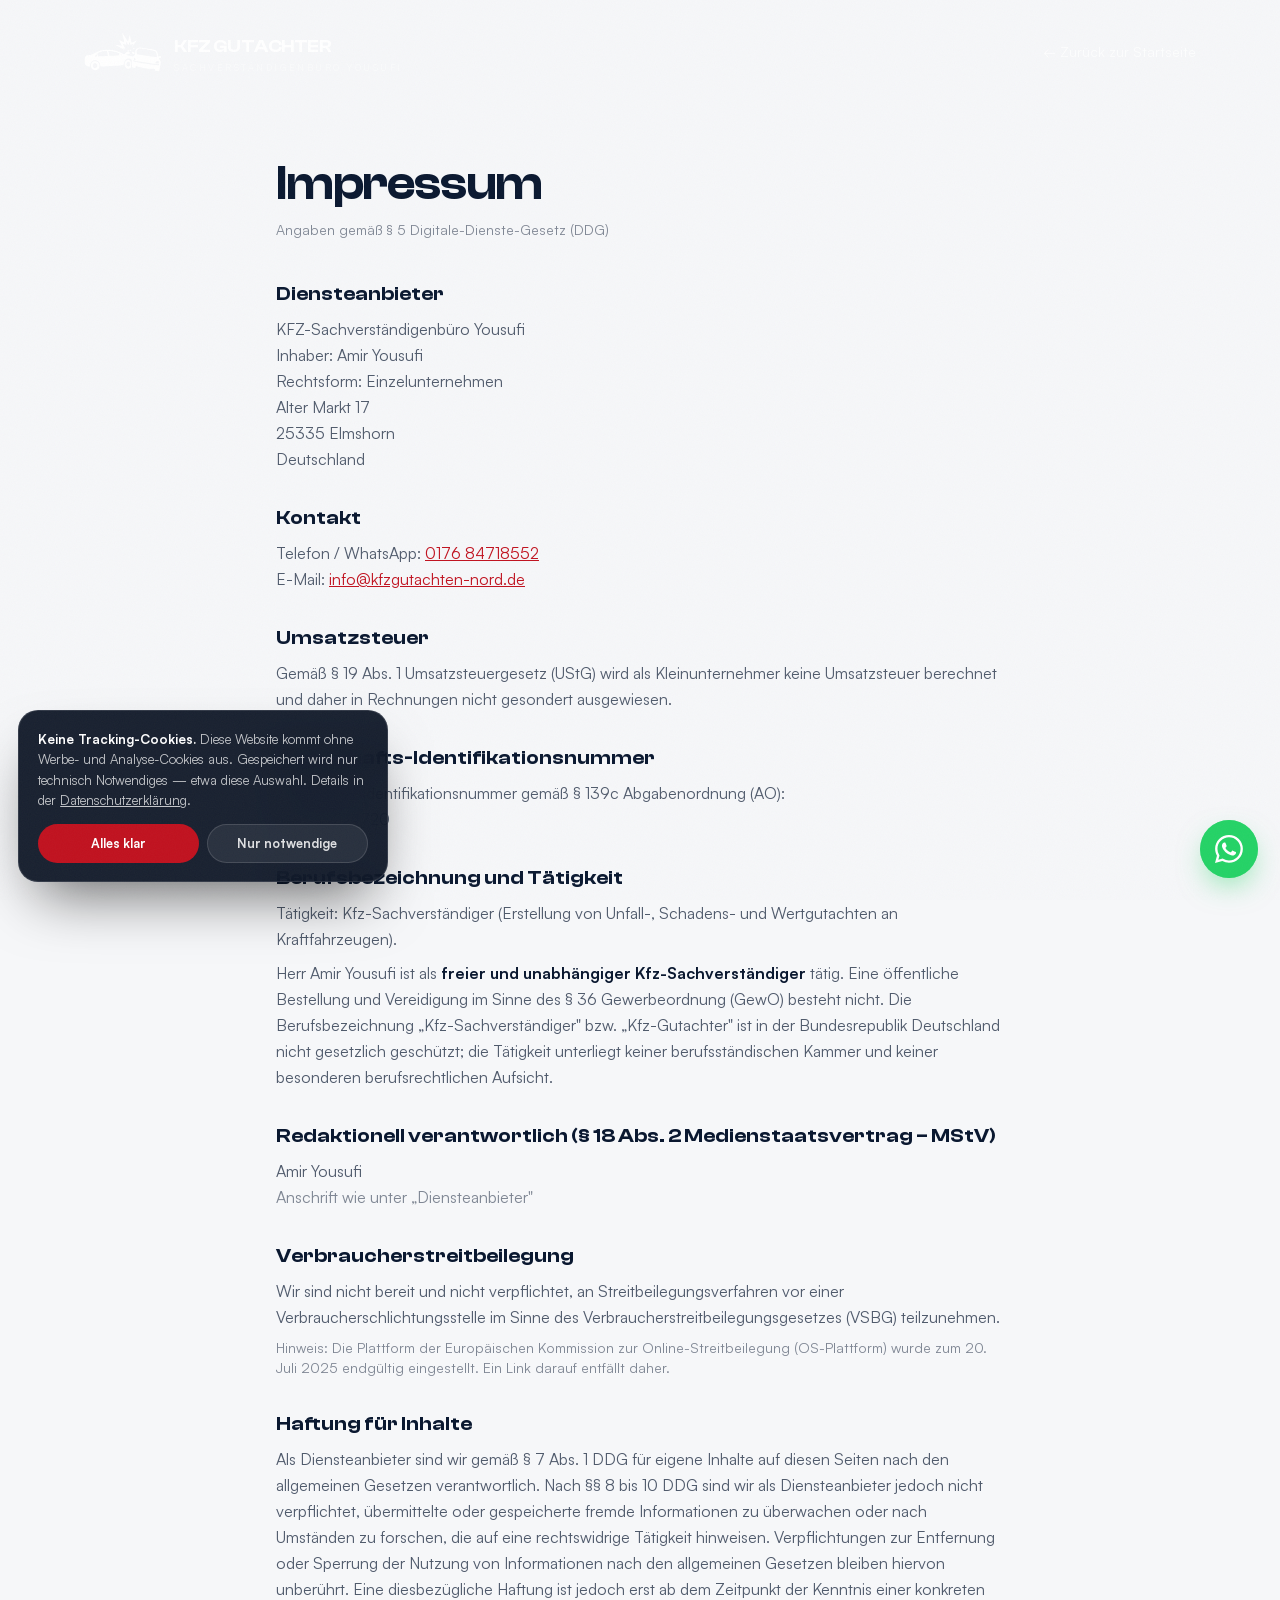
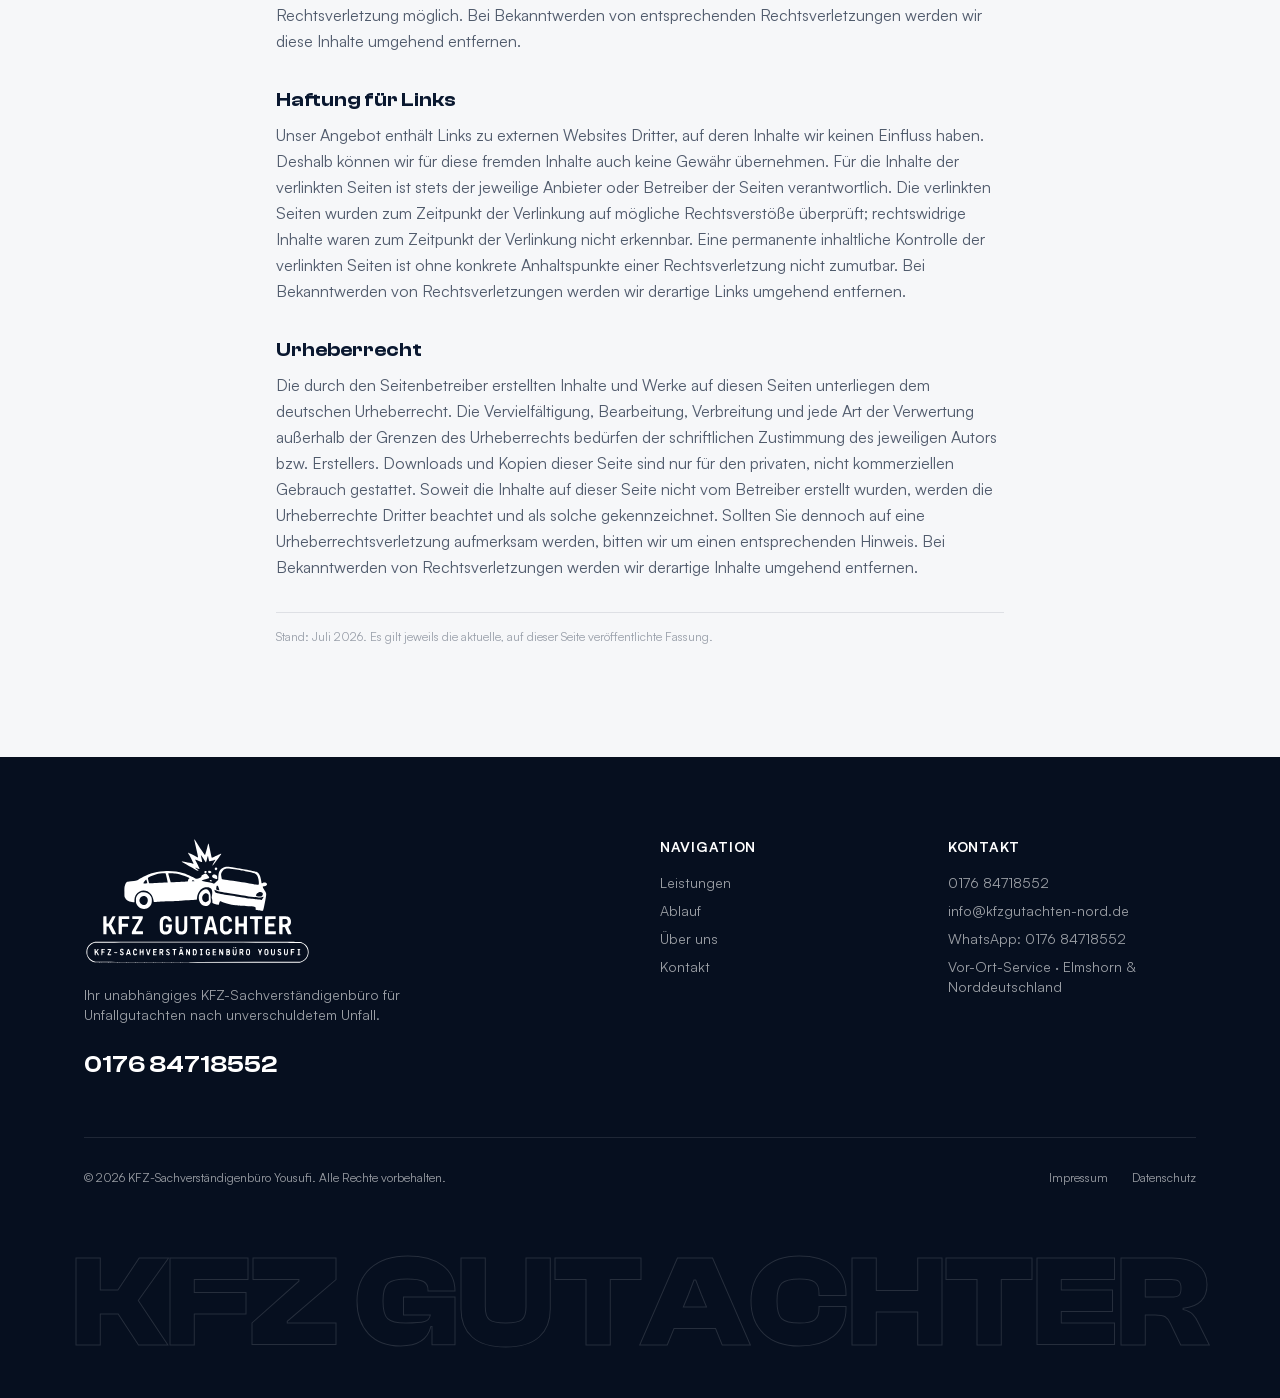
<file: impressum.html>
<!DOCTYPE html>
<html lang="de">
<head>
  <meta charset="UTF-8" />
  <meta name="viewport" content="width=device-width, initial-scale=1.0" />
  <title>Impressum | KFZ-Gutachter Yousufi</title>
  <meta name="robots" content="noindex" />
  <meta name="theme-color" content="#0a1830" />
  <link rel="apple-touch-icon" href="assets/apple-touch-icon.png" />
  <link rel="preload" href="assets/fonts/clash-display-600.woff2" as="font" type="font/woff2" crossorigin />
  <link rel="preload" href="assets/fonts/satoshi-400.woff2" as="font" type="font/woff2" crossorigin />
  <link rel="preload" href="assets/fonts/satoshi-700.woff2" as="font" type="font/woff2" crossorigin />
  <link rel="icon" href="assets/favicon.svg?v=14" type="image/svg+xml" />
  <link rel="canonical" href="https://kfzgutachten-nord.de/impressum" />
  <link rel="stylesheet" href="styles.css?v=14" />
  <link rel="stylesheet" href="assets/tailwind.css?v=14" />
</head>
<body class="grain bg-cream">

  <!-- NAV -->
  <header class="fixed top-0 inset-x-0 z-50 flex justify-center px-4">
    <nav id="nav-pill" class="nav-pill nav-scrolled mt-5 w-full max-w-6xl rounded-full px-5 py-3 flex items-center justify-between">
      <a href="./" class="flex items-center gap-3">
        <img src="assets/logo.svg?v=14" alt="" class="h-10 w-auto" />
        <span class="leading-none"><span class="block font-display font-semibold tracking-tight text-white text-lg">KFZ&nbsp;GUTACHTER</span><span class="block text-[9px] uppercase tracking-[0.28em] text-white/50 mt-0.5">Sachverständigenbüro&nbsp;Yousufi</span></span>
      </a>
      <a href="./" class="text-sm text-white/80 hover:text-white transition link-sweep">← Zurück zur Startseite</a>
    </nav>
  </header>

  <main class="max-w-3xl mx-auto px-5 pt-40 pb-28">
    <h1 class="font-display text-5xl font-semibold tracking-tight text-navy-900 mb-3">Impressum</h1>
    <p class="text-navy-900/50 mb-10 text-sm">Angaben gemäß § 5 Digitale-Dienste-Gesetz (DDG)</p>

    <div class="space-y-8 text-navy-900/70 leading-relaxed">

      <div>
        <h2 class="font-display text-xl font-semibold text-navy-900 mb-2">Diensteanbieter</h2>
        <p>KFZ-Sachverständigenbüro Yousufi<br />
        Inhaber: Amir Yousufi<br />
        Rechtsform: Einzelunternehmen<br />
        Alter Markt 17<br />
        25335 Elmshorn<br />
        Deutschland</p>
      </div>

      <div>
        <h2 class="font-display text-xl font-semibold text-navy-900 mb-2">Kontakt</h2>
        <p>Telefon / WhatsApp: <a href="tel:+4917684718552" class="text-accent underline">0176 84718552</a><br />
        E-Mail: <a href="mailto:info@kfzgutachten-nord.de" class="text-accent underline">info@kfzgutachten-nord.de</a></p>
      </div>

      <div>
        <h2 class="font-display text-xl font-semibold text-navy-900 mb-2">Umsatzsteuer</h2>
        <p>Gemäß § 19 Abs. 1 Umsatzsteuergesetz (UStG) wird als Kleinunternehmer keine Umsatzsteuer berechnet und daher in Rechnungen nicht gesondert ausgewiesen.</p>
      </div>

      <div>
        <h2 class="font-display text-xl font-semibold text-navy-900 mb-2">Wirtschafts-Identifikationsnummer</h2>
        <p>Wirtschafts-Identifikationsnummer gemäß § 139c Abgabenordnung (AO):<br />
        DE460604720</p>
      </div>

      <div>
        <h2 class="font-display text-xl font-semibold text-navy-900 mb-2">Berufsbezeichnung und Tätigkeit</h2>
        <p>Tätigkeit: Kfz-Sachverständiger (Erstellung von Unfall-, Schadens- und Wertgutachten an Kraftfahrzeugen).</p>
        <p class="mt-2">Herr Amir Yousufi ist als <strong class="text-navy-900">freier und unabhängiger Kfz-Sachverständiger</strong> tätig. Eine öffentliche Bestellung und Vereidigung im Sinne des § 36 Gewerbeordnung (GewO) besteht nicht. Die Berufsbezeichnung „Kfz-Sachverständiger" bzw. „Kfz-Gutachter" ist in der Bundesrepublik Deutschland nicht gesetzlich geschützt; die Tätigkeit unterliegt keiner berufsständischen Kammer und keiner besonderen berufsrechtlichen Aufsicht.</p>
      </div>

      <div>
        <h2 class="font-display text-xl font-semibold text-navy-900 mb-2">Redaktionell verantwortlich (§ 18 Abs. 2 Medienstaatsvertrag – MStV)</h2>
        <p>Amir Yousufi<br /><span class="text-navy-900/50">Anschrift wie unter „Diensteanbieter"</span></p>
      </div>

      <div>
        <h2 class="font-display text-xl font-semibold text-navy-900 mb-2">Verbraucherstreitbeilegung</h2>
        <p>Wir sind nicht bereit und nicht verpflichtet, an Streitbeilegungsverfahren vor einer Verbraucherschlichtungsstelle im Sinne des Verbraucherstreitbeilegungsgesetzes (VSBG) teilzunehmen.</p>
        <p class="mt-2 text-sm text-navy-900/50">Hinweis: Die Plattform der Europäischen Kommission zur Online-Streitbeilegung (OS-Plattform) wurde zum 20. Juli 2025 endgültig eingestellt. Ein Link darauf entfällt daher.</p>
      </div>

      <div>
        <h2 class="font-display text-xl font-semibold text-navy-900 mb-2">Haftung für Inhalte</h2>
        <p>Als Diensteanbieter sind wir gemäß § 7 Abs. 1 DDG für eigene Inhalte auf diesen Seiten nach den allgemeinen Gesetzen verantwortlich. Nach §§ 8 bis 10 DDG sind wir als Diensteanbieter jedoch nicht verpflichtet, übermittelte oder gespeicherte fremde Informationen zu überwachen oder nach Umständen zu forschen, die auf eine rechtswidrige Tätigkeit hinweisen. Verpflichtungen zur Entfernung oder Sperrung der Nutzung von Informationen nach den allgemeinen Gesetzen bleiben hiervon unberührt. Eine diesbezügliche Haftung ist jedoch erst ab dem Zeitpunkt der Kenntnis einer konkreten Rechtsverletzung möglich. Bei Bekanntwerden von entsprechenden Rechtsverletzungen werden wir diese Inhalte umgehend entfernen.</p>
      </div>

      <div>
        <h2 class="font-display text-xl font-semibold text-navy-900 mb-2">Haftung für Links</h2>
        <p>Unser Angebot enthält Links zu externen Websites Dritter, auf deren Inhalte wir keinen Einfluss haben. Deshalb können wir für diese fremden Inhalte auch keine Gewähr übernehmen. Für die Inhalte der verlinkten Seiten ist stets der jeweilige Anbieter oder Betreiber der Seiten verantwortlich. Die verlinkten Seiten wurden zum Zeitpunkt der Verlinkung auf mögliche Rechtsverstöße überprüft; rechtswidrige Inhalte waren zum Zeitpunkt der Verlinkung nicht erkennbar. Eine permanente inhaltliche Kontrolle der verlinkten Seiten ist ohne konkrete Anhaltspunkte einer Rechtsverletzung nicht zumutbar. Bei Bekanntwerden von Rechtsverletzungen werden wir derartige Links umgehend entfernen.</p>
      </div>

      <div>
        <h2 class="font-display text-xl font-semibold text-navy-900 mb-2">Urheberrecht</h2>
        <p>Die durch den Seitenbetreiber erstellten Inhalte und Werke auf diesen Seiten unterliegen dem deutschen Urheberrecht. Die Vervielfältigung, Bearbeitung, Verbreitung und jede Art der Verwertung außerhalb der Grenzen des Urheberrechts bedürfen der schriftlichen Zustimmung des jeweiligen Autors bzw. Erstellers. Downloads und Kopien dieser Seite sind nur für den privaten, nicht kommerziellen Gebrauch gestattet. Soweit die Inhalte auf dieser Seite nicht vom Betreiber erstellt wurden, werden die Urheberrechte Dritter beachtet und als solche gekennzeichnet. Sollten Sie dennoch auf eine Urheberrechtsverletzung aufmerksam werden, bitten wir um einen entsprechenden Hinweis. Bei Bekanntwerden von Rechtsverletzungen werden wir derartige Inhalte umgehend entfernen.</p>
      </div>

      <p class="text-xs text-navy-900/40 pt-4 border-t border-navy-900/10">Stand: <span data-monthyear>Juli 2026</span>. Es gilt jeweils die aktuelle, auf dieser Seite veröffentlichte Fassung.</p>
    </div>
  </main>

  <footer class="relative bg-navy-950 text-white/60 pt-20 pb-8 overflow-hidden">
    <div class="max-w-6xl mx-auto px-5">
      <div class="grid md:grid-cols-4 gap-10 pb-14 border-b border-white/10">
        <div class="md:col-span-2">
          <img src="assets/logo-full.svg?v=14" alt="KFZ Gutachter — Sachverständigenbüro Yousufi" class="h-32 w-auto mb-5" />
          <p class="max-w-sm text-sm">Ihr unabhängiges KFZ-Sachverständigenbüro für Unfallgutachten nach unverschuldetem Unfall.</p>
          <a href="tel:+4917684718552" class="mt-6 inline-block font-display font-semibold text-2xl text-white hover:text-accent-2 transition-colors tnum">0176&nbsp;84718552</a>
        </div>
        <div>
          <h4 class="text-white font-semibold mb-4 text-sm uppercase tracking-wider">Navigation</h4>
          <ul class="space-y-2 text-sm">
            <li><a href="leistungen" class="link-sweep hover:text-white transition">Leistungen</a></li>
            <li><a href="ablauf" class="link-sweep hover:text-white transition">Ablauf</a></li>
            <li><a href="ueber-uns" class="link-sweep hover:text-white transition">Über uns</a></li>
            <li><a href="kontakt" class="link-sweep hover:text-white transition">Kontakt</a></li>
          </ul>
        </div>
        <div>
          <h4 class="text-white font-semibold mb-4 text-sm uppercase tracking-wider">Kontakt</h4>
          <ul class="space-y-2 text-sm">
            <li><a href="tel:+4917684718552" class="link-sweep hover:text-white transition">0176 84718552</a></li>
            <li><a href="mailto:info@kfzgutachten-nord.de" class="link-sweep hover:text-white transition">info@kfzgutachten-nord.de</a></li>
            <li>WhatsApp: 0176 84718552</li>
            <li>Vor-Ort-Service · Elmshorn &amp; Norddeutschland</li>
          </ul>
        </div>
      </div>
      <div class="pt-8 flex flex-col sm:flex-row justify-between gap-4 text-xs">
        <p>© <span data-year>2026</span> KFZ-Sachverständigenbüro Yousufi. Alle Rechte vorbehalten.</p>
        <div class="flex gap-6">
          <a href="impressum" class="hover:text-white transition">Impressum</a>
          <a href="datenschutz" class="hover:text-white transition">Datenschutz</a>
        </div>
      </div>
    </div>
    <div class="footer-wordmark" aria-hidden="true">KFZ&nbsp;GUTACHTER</div>
  </footer>
  <script src="script.js?v=14"></script>
</body>
</html>
</file>
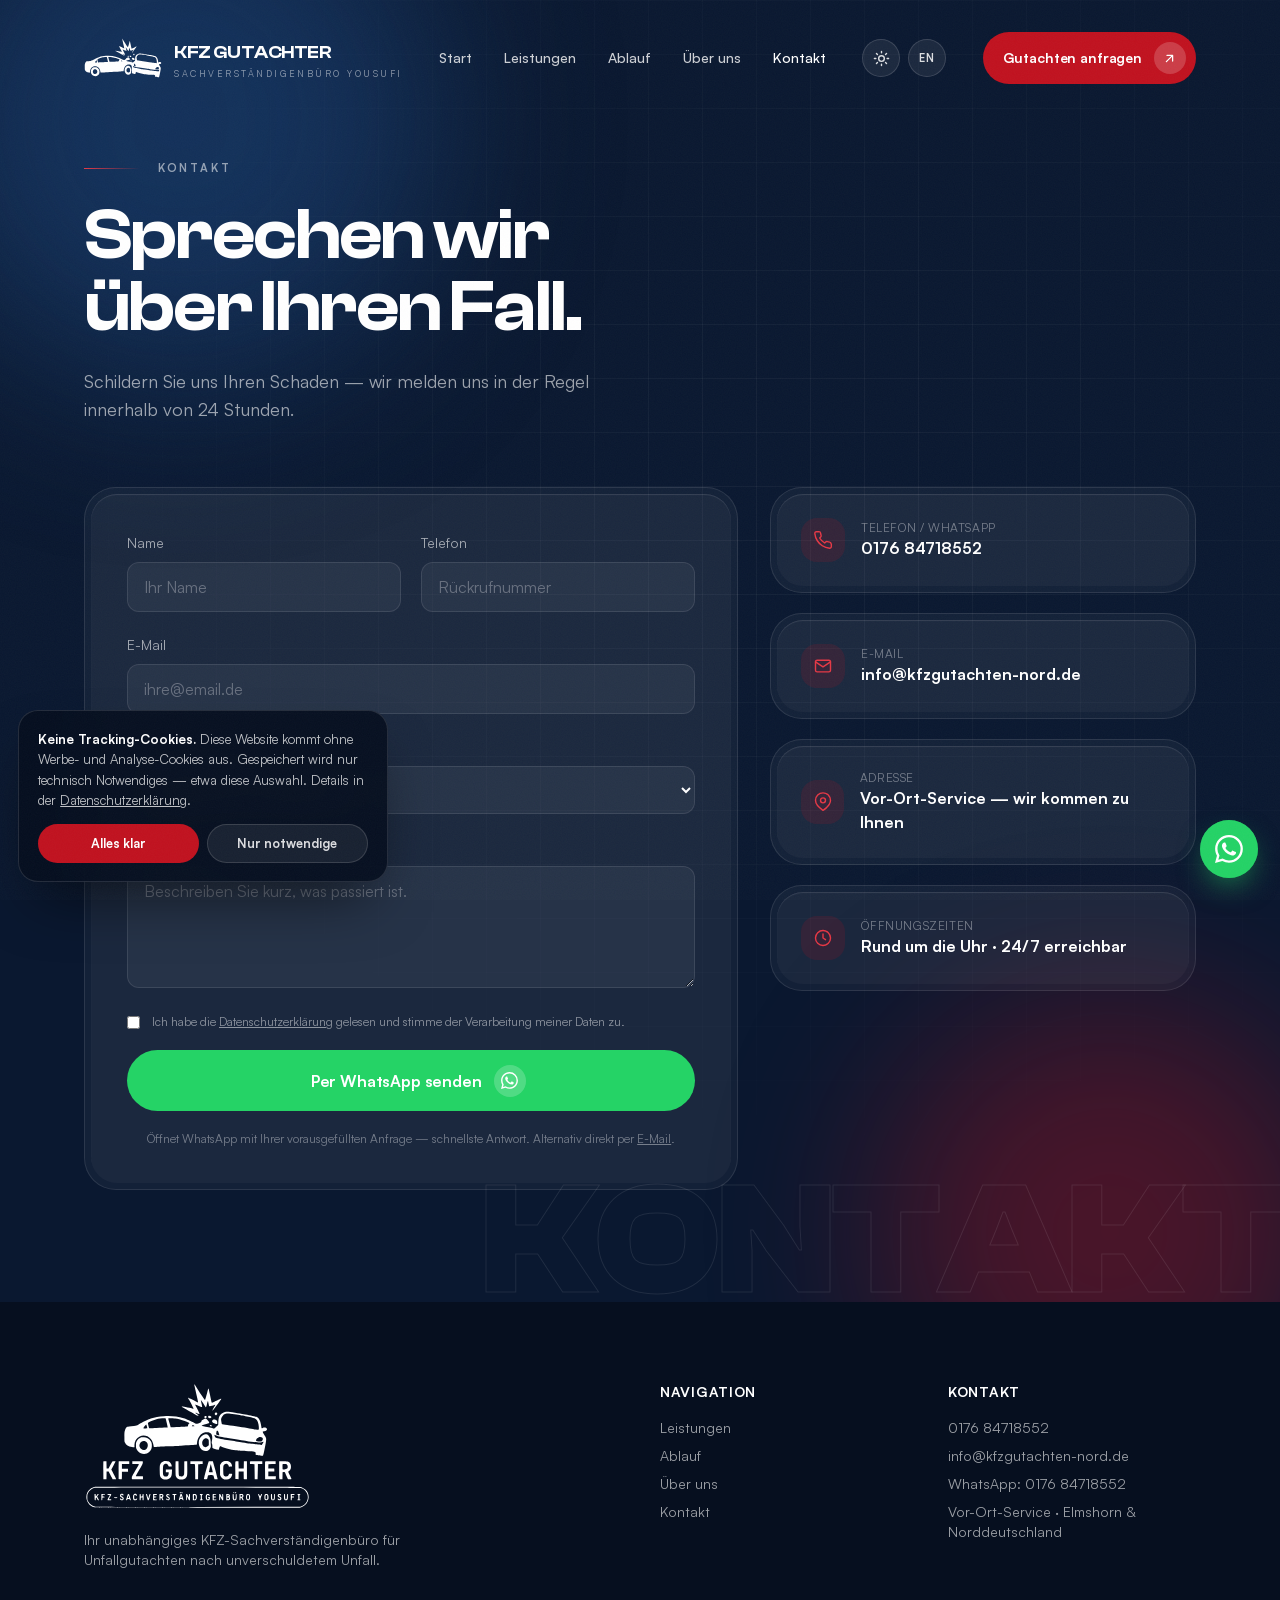
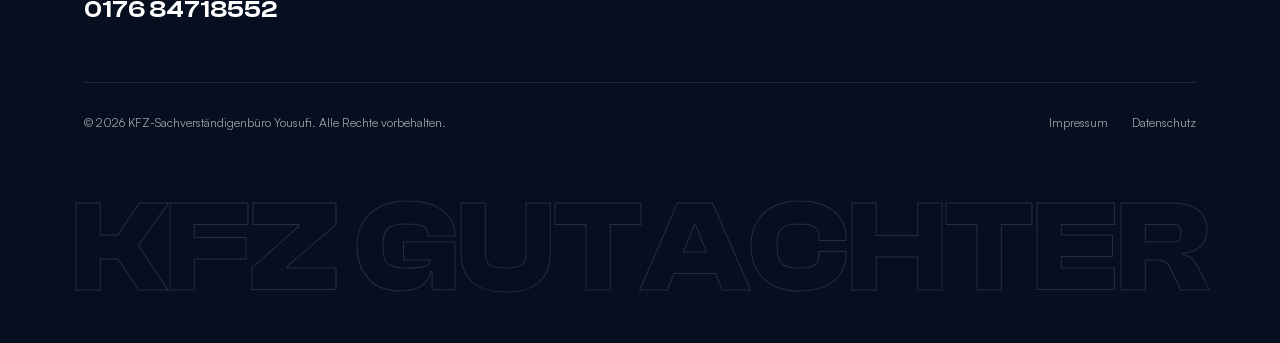
<file: kontakt.html>
<!DOCTYPE html>
<html lang="de">
<head>
  <meta charset="UTF-8" />
  <meta name="robots" content="noindex, nofollow" />
  <meta name="viewport" content="width=device-width, initial-scale=1.0" />
  <title>Kontakt — Gutachten anfragen | KFZ-Gutachter Yousufi</title>
  <meta name="description" content="Nehmen Sie Kontakt mit dem Sachverständigenbüro Yousufi auf. Schnelle Rückmeldung, Termin an Ihrem Wunschort. Jetzt Gutachten anfragen." />
  <meta name="theme-color" content="#0a1830" />
  <link rel="apple-touch-icon" href="assets/apple-touch-icon.png" />
  <link rel="preload" href="assets/fonts/clash-display-600.woff2" as="font" type="font/woff2" crossorigin />
  <link rel="preload" href="assets/fonts/satoshi-400.woff2" as="font" type="font/woff2" crossorigin />
  <link rel="preload" href="assets/fonts/satoshi-700.woff2" as="font" type="font/woff2" crossorigin />
  <link rel="icon" href="assets/favicon.svg?v=14" type="image/svg+xml" />
  <link rel="canonical" href="https://kfzgutachten-nord.de/kontakt" />
  <link rel="stylesheet" href="styles.css?v=14" />
  <link rel="stylesheet" href="assets/tailwind.css?v=14" />
</head>
<body class="grain">

  <!-- NAV -->
  <header class="fixed top-0 inset-x-0 z-50 flex justify-center px-4">
    <nav id="nav-pill" class="nav-pill mt-5 w-full max-w-6xl rounded-full px-5 py-3 flex items-center justify-between">
      <a href="./" class="flex items-center gap-3">
        <img src="assets/logo.svg?v=14" alt="KFZ-Gutachter Yousufi" class="h-10 w-auto" />
        <span class="leading-none"><span class="block font-display font-semibold tracking-tight text-white text-lg">KFZ&nbsp;GUTACHTER</span><span class="block text-[9px] uppercase tracking-[0.28em] text-white/50 mt-0.5">Sachverständigenbüro&nbsp;Yousufi</span></span>
      </a>
      <div class="hidden md:flex items-center gap-8 text-sm font-medium text-white/80">
        <a href="./" class="link-sweep hover:text-white transition">Start</a>
        <a href="leistungen" class="link-sweep hover:text-white transition">Leistungen</a>
        <a href="ablauf" class="link-sweep hover:text-white transition">Ablauf</a>
        <a href="ueber-uns" class="link-sweep hover:text-white transition">Über&nbsp;uns</a>
        <a href="kontakt" class="link-sweep text-white">Kontakt</a>
      </div>
      <div class="hidden md:flex items-center gap-2">
        <button type="button" class="nav-icon-btn theme-toggle" aria-label="Helles oder dunkles Design umschalten"><svg class="ico-sun" width="17" height="17" viewBox="0 0 24 24" fill="none" stroke="currentColor" stroke-width="2" stroke-linecap="round" stroke-linejoin="round" aria-hidden="true"><circle cx="12" cy="12" r="4"/><path d="M12 2v2M12 20v2M4.9 4.9l1.4 1.4M17.7 17.7l1.4 1.4M2 12h2M20 12h2M4.9 19.1l1.4-1.4M17.7 6.3l1.4-1.4"/></svg><svg class="ico-moon" width="16" height="16" viewBox="0 0 24 24" fill="none" stroke="currentColor" stroke-width="2" stroke-linecap="round" stroke-linejoin="round" aria-hidden="true"><path d="M21 12.79A9 9 0 1111.21 3 7 7 0 0021 12.79z"/></svg></button>
        <button type="button" class="nav-icon-btn lang-toggle" aria-label="Sprache wechseln (Deutsch/Englisch)"><span class="lang-label">EN</span></button>
      </div>
      <a href="kontakt" data-magnetic class="hidden md:inline-flex btn btn-primary text-sm py-2.5 pl-5 pr-2.5">Gutachten anfragen<span class="btn-icon"><svg width="15" height="15" viewBox="0 0 24 24" fill="none" stroke="currentColor" stroke-width="2" stroke-linecap="round" stroke-linejoin="round"><path d="M7 17L17 7M17 7H8M17 7v9"/></svg></span></a>
      <button id="burger" class="burger md:hidden relative w-10 h-10 grid place-items-center" aria-label="Menü"><span class="absolute w-6 h-0.5 bg-white -translate-y-1.5"></span><span class="absolute w-6 h-0.5 bg-white"></span><span class="absolute w-6 h-0.5 bg-white translate-y-1.5"></span></button>
    </nav>
  </header>
  <div id="menu-overlay" class="menu-overlay fixed inset-0 z-40 opacity-0 invisible md:hidden" style="background:rgba(6,15,31,0.92);backdrop-filter:blur(24px)">
    <div class="flex flex-col justify-center h-full px-8 gap-2 text-white">
      <a href="./" class="menu-link font-display text-4xl py-2">Start</a>
      <a href="leistungen" class="menu-link font-display text-4xl py-2">Leistungen</a>
      <a href="ablauf" class="menu-link font-display text-4xl py-2">Ablauf</a>
      <a href="ueber-uns" class="menu-link font-display text-4xl py-2">Über uns</a>
      <a href="kontakt" class="menu-link font-display text-4xl py-2">Kontakt</a>
      <div class="flex items-center gap-3 mt-8">
        <button type="button" class="nav-icon-btn theme-toggle" aria-label="Helles oder dunkles Design umschalten"><svg class="ico-sun" width="17" height="17" viewBox="0 0 24 24" fill="none" stroke="currentColor" stroke-width="2" stroke-linecap="round" stroke-linejoin="round" aria-hidden="true"><circle cx="12" cy="12" r="4"/><path d="M12 2v2M12 20v2M4.9 4.9l1.4 1.4M17.7 17.7l1.4 1.4M2 12h2M20 12h2M4.9 19.1l1.4-1.4M17.7 6.3l1.4-1.4"/></svg><svg class="ico-moon" width="16" height="16" viewBox="0 0 24 24" fill="none" stroke="currentColor" stroke-width="2" stroke-linecap="round" stroke-linejoin="round" aria-hidden="true"><path d="M21 12.79A9 9 0 1111.21 3 7 7 0 0021 12.79z"/></svg></button>
        <button type="button" class="nav-icon-btn lang-toggle" aria-label="Sprache wechseln (Deutsch/Englisch)"><span class="lang-label">EN</span></button>
      </div>
    </div>
  </div>

  <!-- HERO + CONTENT -->
  <section class="relative bg-navy-900 text-white pt-40 pb-28 overflow-hidden">
    <div class="mesh"><span class="m1"></span><span class="m2"></span></div>
    <div class="hero-grid absolute inset-0" aria-hidden="true"></div>
    <div class="hero-watermark" aria-hidden="true">KONTAKT</div>
    <div class="relative z-10 max-w-6xl mx-auto px-5">
      <div class="reveal sec-head text-white/55"><span class="sec-rule"></span><span class="sec-label">Kontakt</span></div>
      <h1 class="reveal d1 font-display text-5xl md:text-7xl font-semibold tracking-tight max-w-3xl leading-[1]">Sprechen wir über Ihren Fall.</h1>
      <p class="reveal d2 mt-6 text-lg text-white/60 max-w-xl">Schildern Sie uns Ihren Schaden — wir melden uns in der Regel innerhalb von 24 Stunden.</p>

      <div class="mt-16 grid lg:grid-cols-5 gap-8">
        <!-- FORM -->
        <div class="reveal lg:col-span-3 bezel--dark bezel">
          <div class="bezel-core bg-white/[0.03] p-7 md:p-9">
            <!-- Sendet die Anfrage direkt per WhatsApp (kein Backend nötig, funktioniert sofort). -->
            <form data-wa method="POST" class="space-y-5">
              <div class="grid sm:grid-cols-2 gap-5">
                <label class="block">
                  <span class="text-sm text-white/60">Name</span>
                  <input type="text" name="name" required class="mt-2 w-full rounded-xl bg-white/5 border border-white/10 px-4 py-3 text-white placeholder-white/30 focus:border-accent-2 focus:outline-none transition" placeholder="Ihr Name" />
                </label>
                <label class="block">
                  <span class="text-sm text-white/60">Telefon</span>
                  <input type="tel" name="telefon" class="mt-2 w-full rounded-xl bg-white/5 border border-white/10 px-4 py-3 text-white placeholder-white/30 focus:border-accent-2 focus:outline-none transition" placeholder="Rückrufnummer" />
                </label>
              </div>
              <label class="block">
                <span class="text-sm text-white/60">E-Mail</span>
                <input type="email" name="email" required class="mt-2 w-full rounded-xl bg-white/5 border border-white/10 px-4 py-3 text-white placeholder-white/30 focus:border-accent-2 focus:outline-none transition" placeholder="ihre@email.de" />
              </label>
              <label class="block">
                <span class="text-sm text-white/60">Art des Schadens</span>
                <select name="art" class="mt-2 w-full rounded-xl bg-white/5 border border-white/10 px-4 py-3 text-white focus:border-accent-2 focus:outline-none transition">
                  <option class="bg-navy-900">Unfallgutachten (Haftpflicht)</option>
                  <option class="bg-navy-900">Kaskoschaden</option>
                  <option class="bg-navy-900">Wertgutachten</option>
                  <option class="bg-navy-900">Oldtimer / Youngtimer</option>
                  <option class="bg-navy-900">Leasingrückgabe</option>
                  <option class="bg-navy-900">Sonstiges</option>
                </select>
              </label>
              <label class="block">
                <span class="text-sm text-white/60">Ihre Nachricht</span>
                <textarea name="nachricht" rows="4" class="mt-2 w-full rounded-xl bg-white/5 border border-white/10 px-4 py-3 text-white placeholder-white/30 focus:border-accent-2 focus:outline-none transition" placeholder="Beschreiben Sie kurz, was passiert ist."></textarea>
              </label>
              <label class="flex items-start gap-3 text-xs text-white/50">
                <input type="checkbox" required class="mt-0.5 accent-accent" />
                <span>Ich habe die <a href="datenschutz" class="underline hover:text-white">Datenschutzerklärung</a> gelesen und stimme der Verarbeitung meiner Daten zu.</span>
              </label>
              <button type="submit" data-magnetic class="btn w-full justify-center pl-6 pr-2.5 text-base" style="background:#25d366;color:#fff">Per WhatsApp senden
                <span class="btn-icon" style="background:rgba(255,255,255,0.2)"><svg width="17" height="17" viewBox="0 0 16 16" fill="currentColor" aria-hidden="true"><path d="M13.601 2.326A7.85 7.85 0 0 0 7.994 0C3.627 0 .068 3.558.064 7.926c0 1.399.366 2.76 1.057 3.965L0 16l4.204-1.102a7.9 7.9 0 0 0 3.79.965h.004c4.368 0 7.926-3.558 7.93-7.93A7.9 7.9 0 0 0 13.6 2.326zM7.994 14.521a6.6 6.6 0 0 1-3.356-.92l-.24-.144-2.494.654.666-2.433-.156-.251a6.56 6.56 0 0 1-1.007-3.505c0-3.626 2.957-6.584 6.591-6.584a6.56 6.56 0 0 1 4.66 1.931 6.56 6.56 0 0 1 1.928 4.66c-.004 3.639-2.961 6.592-6.592 6.592m3.615-4.934c-.197-.099-1.17-.578-1.353-.646-.182-.065-.315-.099-.445.099-.133.197-.513.646-.627.775-.114.133-.232.148-.43.05-.197-.1-.836-.308-1.592-.985-.59-.525-.985-1.175-1.103-1.372-.114-.198-.011-.304.088-.403.087-.088.197-.232.296-.346.1-.114.133-.198.198-.33.065-.134.034-.248-.015-.347-.05-.099-.445-1.076-.612-1.47-.16-.389-.323-.335-.445-.34-.114-.007-.247-.007-.38-.007a.73.73 0 0 0-.529.247c-.182.198-.691.677-.691 1.654s.71 1.916.81 2.049c.098.133 1.394 2.132 3.383 2.992.47.205.84.326 1.129.418.475.152.904.129 1.246.08.38-.058 1.171-.48 1.338-.943.164-.464.164-.86.114-.943-.049-.084-.182-.133-.38-.232"/></svg></span>
              </button>
              <p class="text-xs text-white/40 text-center">Öffnet WhatsApp mit Ihrer vorausgefüllten Anfrage — schnellste Antwort. Alternativ direkt per <a href="mailto:info@kfzgutachten-nord.de" class="underline hover:text-white">E-Mail</a>.</p>
            </form>
          </div>
        </div>

        <!-- INFO -->
        <div class="lg:col-span-2 space-y-5">
          <a href="tel:+4917684718552" class="reveal d1 block bezel--dark bezel tilt-card"><div class="bezel-core bg-white/[0.03] p-6 flex items-center gap-4">
            <span class="w-11 h-11 rounded-2xl bg-accent/15 text-accent-2 grid place-items-center"><svg width="20" height="20" viewBox="0 0 24 24" fill="none" stroke="currentColor" stroke-width="1.7" stroke-linecap="round" stroke-linejoin="round"><path d="M22 16.9v3a2 2 0 01-2.2 2 19.8 19.8 0 01-8.6-3 19.5 19.5 0 01-6-6 19.8 19.8 0 01-3-8.6A2 2 0 014.1 2h3a2 2 0 012 1.7c.1.9.3 1.8.6 2.6a2 2 0 01-.5 2.1L8 9.6a16 16 0 006 6l1.2-1.2a2 2 0 012.1-.5c.8.3 1.7.5 2.6.6a2 2 0 011.7 2z"/></svg></span>
            <span><span class="block text-xs text-white/40 uppercase tracking-wider">Telefon / WhatsApp</span><span class="block text-white font-semibold">0176 84718552</span></span>
          </div></a>
          <a href="mailto:info@kfzgutachten-nord.de" class="reveal d2 block bezel--dark bezel tilt-card"><div class="bezel-core bg-white/[0.03] p-6 flex items-center gap-4">
            <span class="w-11 h-11 rounded-2xl bg-accent/15 text-accent-2 grid place-items-center"><svg width="20" height="20" viewBox="0 0 24 24" fill="none" stroke="currentColor" stroke-width="1.7" stroke-linecap="round" stroke-linejoin="round"><rect x="3" y="5" width="18" height="14" rx="2"/><path d="M3 7l9 6 9-6"/></svg></span>
            <span><span class="block text-xs text-white/40 uppercase tracking-wider">E-Mail</span><span class="block text-white font-semibold">info@kfzgutachten-nord.de</span></span>
          </div></a>
          <div class="reveal d3 bezel--dark bezel"><div class="bezel-core bg-white/[0.03] p-6 flex items-center gap-4">
            <span class="w-11 h-11 rounded-2xl bg-accent/15 text-accent-2 grid place-items-center"><svg width="20" height="20" viewBox="0 0 24 24" fill="none" stroke="currentColor" stroke-width="1.7" stroke-linecap="round" stroke-linejoin="round"><path d="M21 10c0 6-9 12-9 12s-9-6-9-12a9 9 0 0118 0z"/><circle cx="12" cy="10" r="3"/></svg></span>
            <span><span class="block text-xs text-white/40 uppercase tracking-wider">Adresse</span><span class="block text-white font-semibold">Vor-Ort-Service — wir kommen zu Ihnen</span></span>
          </div></div>
          <div class="reveal d3 bezel--dark bezel"><div class="bezel-core bg-white/[0.03] p-6 flex items-center gap-4">
            <span class="w-11 h-11 rounded-2xl bg-accent/15 text-accent-2 grid place-items-center"><svg width="20" height="20" viewBox="0 0 24 24" fill="none" stroke="currentColor" stroke-width="1.7" stroke-linecap="round" stroke-linejoin="round"><circle cx="12" cy="12" r="9"/><path d="M12 7v5l3 2"/></svg></span>
            <span><span class="block text-xs text-white/40 uppercase tracking-wider">Öffnungszeiten</span><span class="block text-white font-semibold">Rund um die Uhr · 24/7 erreichbar</span></span>
          </div></div>
        </div>
      </div>
    </div>
  </section>

  <!-- FOOTER -->
  <footer class="relative bg-navy-950 text-white/60 pt-20 pb-8 overflow-hidden">
    <div class="max-w-6xl mx-auto px-5">
      <div class="grid md:grid-cols-4 gap-10 pb-14 border-b border-white/10">
        <div class="md:col-span-2">
          <img src="assets/logo-full.svg?v=14" alt="KFZ Gutachter — Sachverständigenbüro Yousufi" class="h-32 w-auto mb-5" />
          <p class="max-w-sm text-sm">Ihr unabhängiges KFZ-Sachverständigenbüro für Unfallgutachten nach unverschuldetem Unfall.</p>
          <a href="tel:+4917684718552" class="mt-6 inline-block font-display font-semibold text-2xl text-white hover:text-accent-2 transition-colors tnum">0176&nbsp;84718552</a>
        </div>
        <div>
          <h4 class="text-white font-semibold mb-4 text-sm uppercase tracking-wider">Navigation</h4>
          <ul class="space-y-2 text-sm">
            <li><a href="leistungen" class="link-sweep hover:text-white transition">Leistungen</a></li>
            <li><a href="ablauf" class="link-sweep hover:text-white transition">Ablauf</a></li>
            <li><a href="ueber-uns" class="link-sweep hover:text-white transition">Über uns</a></li>
            <li><a href="kontakt" class="link-sweep hover:text-white transition">Kontakt</a></li>
          </ul>
        </div>
        <div>
          <h4 class="text-white font-semibold mb-4 text-sm uppercase tracking-wider">Kontakt</h4>
          <ul class="space-y-2 text-sm">
            <li><a href="tel:+4917684718552" class="link-sweep hover:text-white transition">0176 84718552</a></li>
            <li><a href="mailto:info@kfzgutachten-nord.de" class="link-sweep hover:text-white transition">info@kfzgutachten-nord.de</a></li>
            <li>WhatsApp: 0176 84718552</li>
            <li>Vor-Ort-Service · Elmshorn &amp; Norddeutschland</li>
          </ul>
        </div>
      </div>
      <div class="pt-8 flex flex-col sm:flex-row justify-between gap-4 text-xs">
        <p>© <span data-year>2026</span> KFZ-Sachverständigenbüro Yousufi. Alle Rechte vorbehalten.</p>
        <div class="flex gap-6">
          <a href="impressum" class="hover:text-white transition">Impressum</a>
          <a href="datenschutz" class="hover:text-white transition">Datenschutz</a>
        </div>
      </div>
    </div>
    <div class="footer-wordmark" aria-hidden="true">KFZ&nbsp;GUTACHTER</div>
  </footer>

  <script src="script.js?v=14"></script>
</body>
</html>
</file>
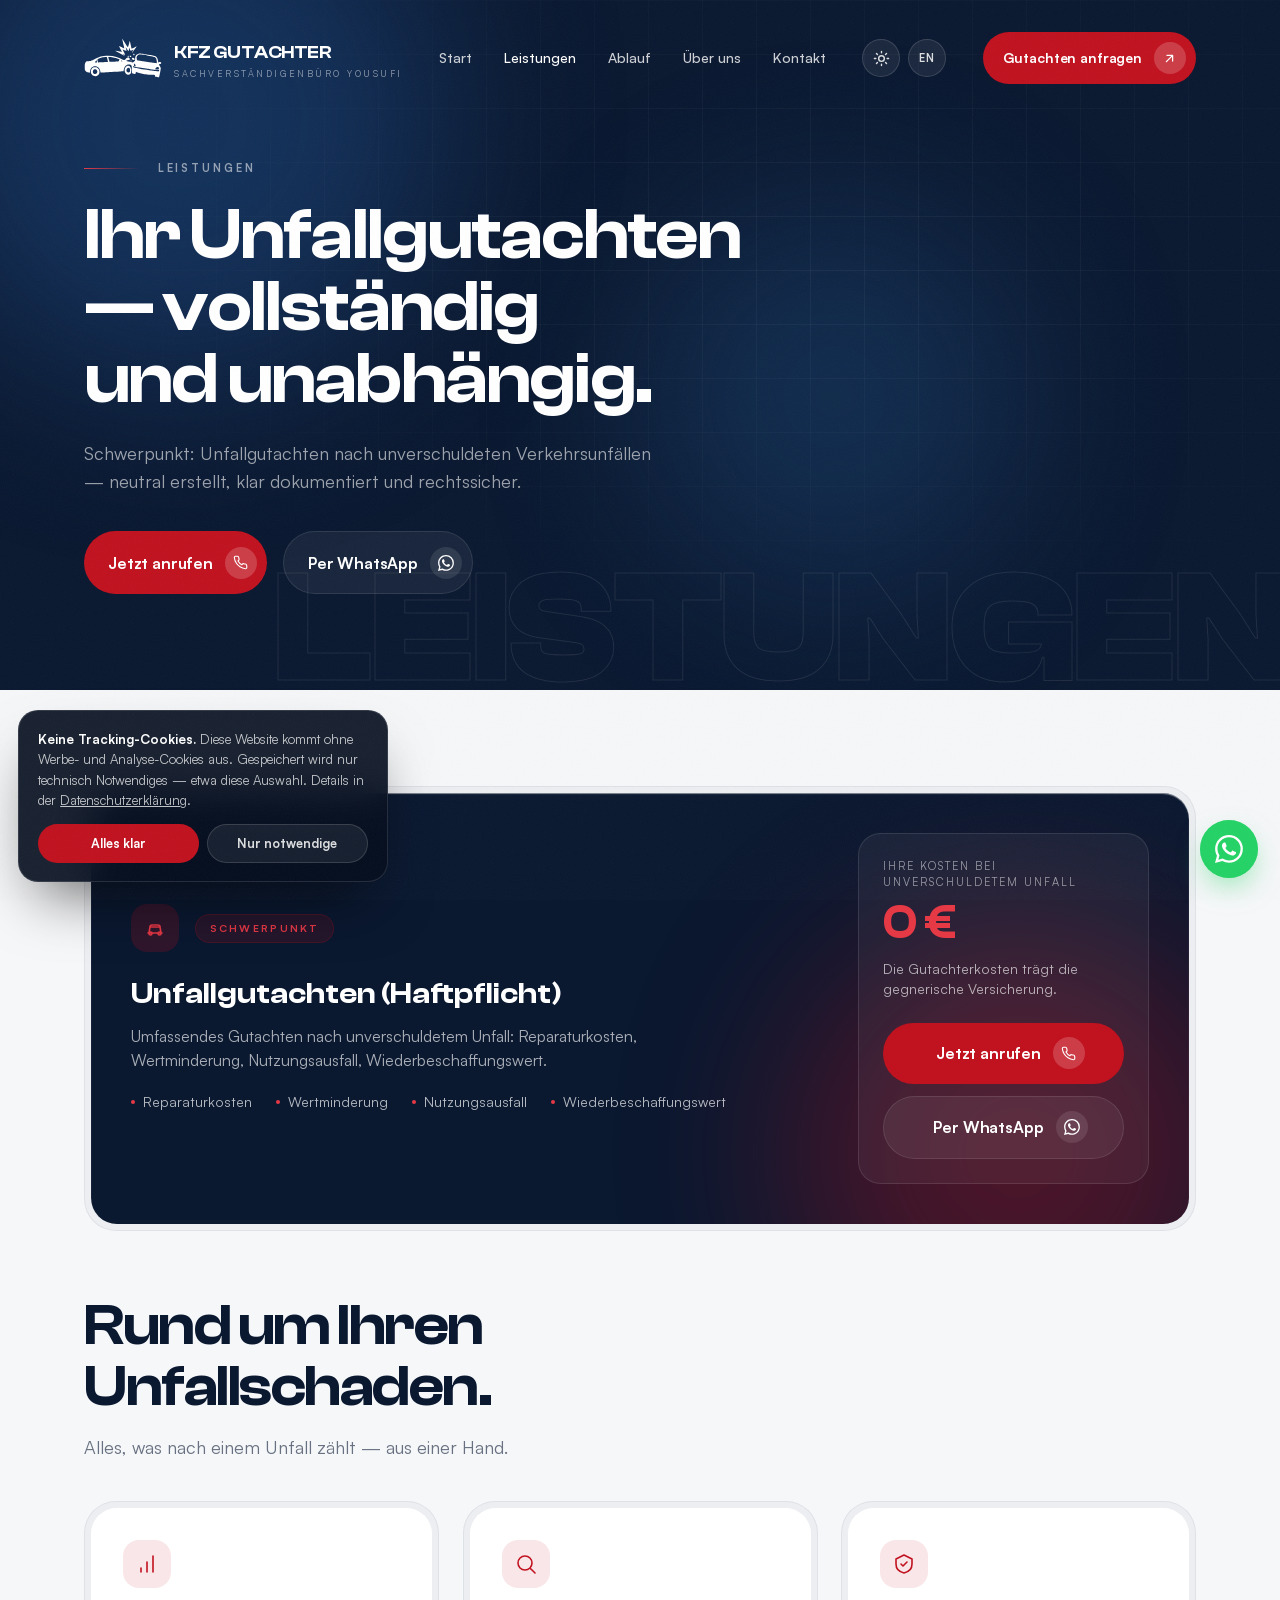
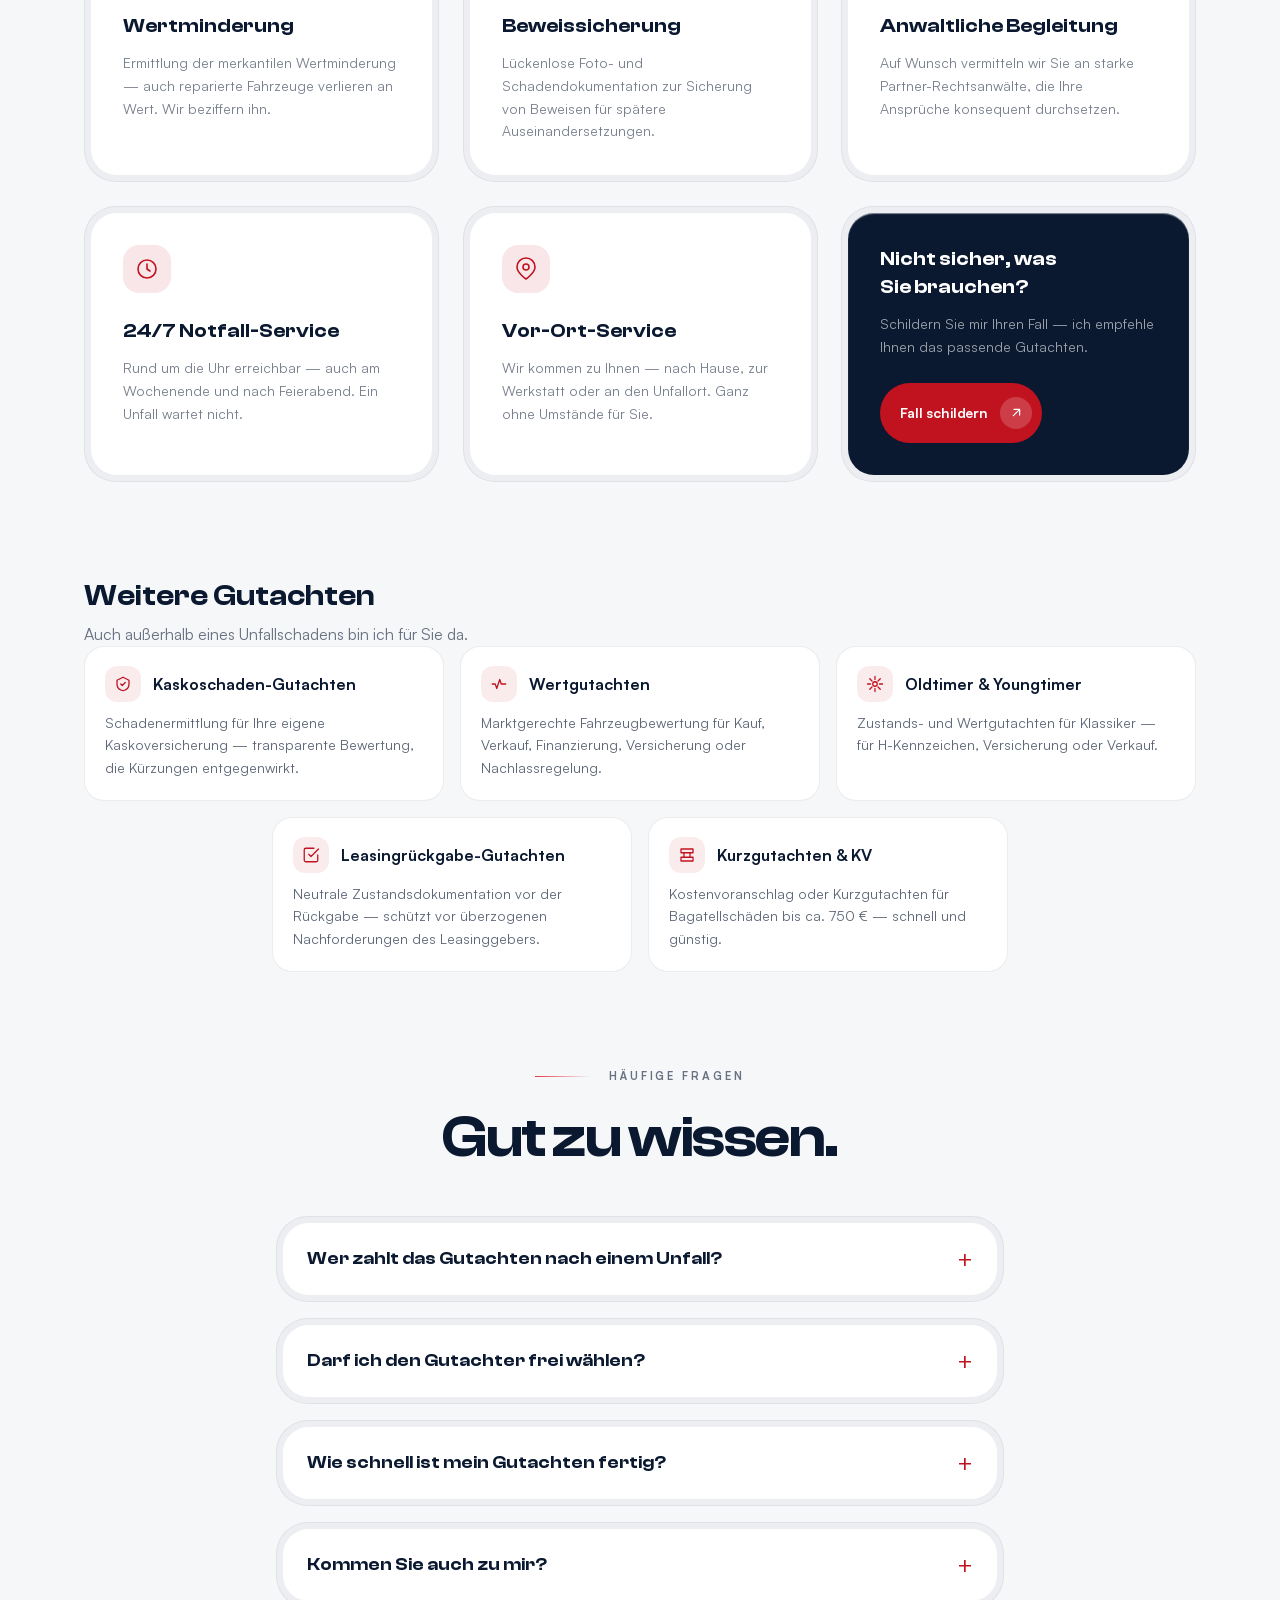
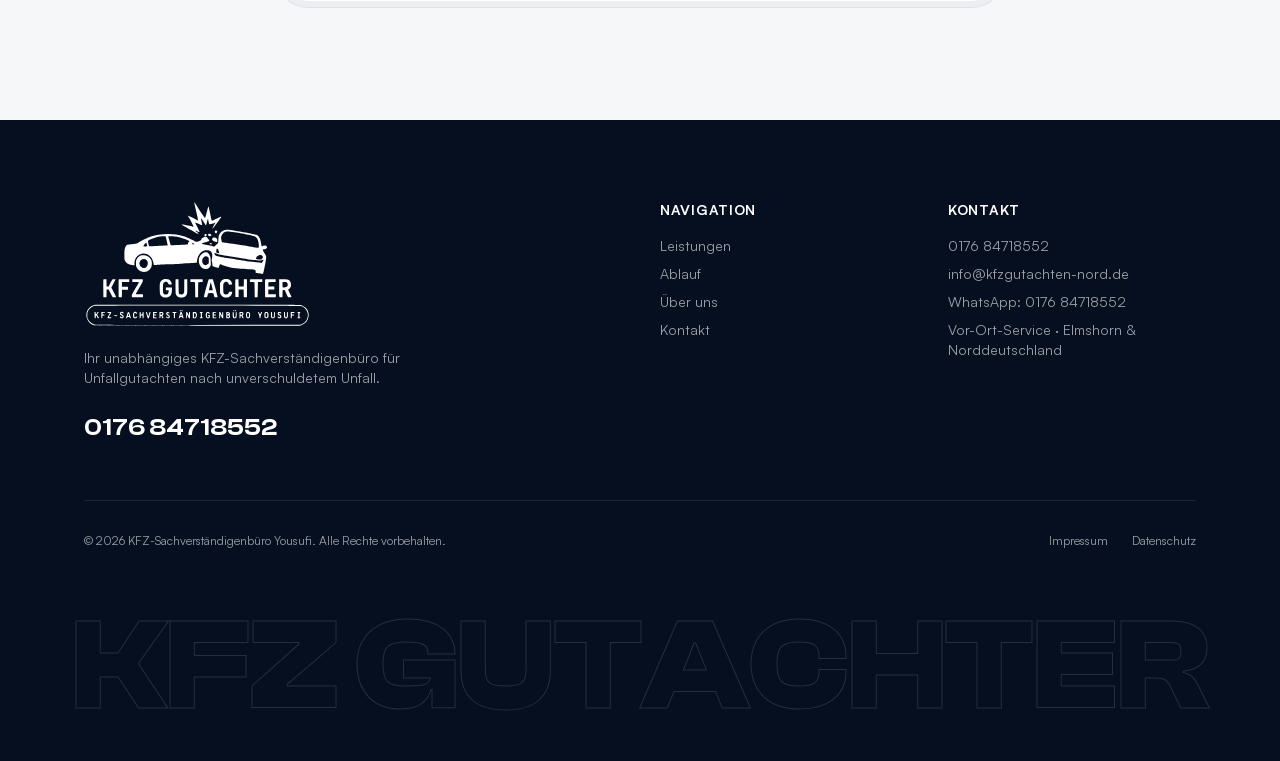
<file: leistungen.html>
<!DOCTYPE html>
<html lang="de">
<head>
  <meta charset="UTF-8" />
  <meta name="robots" content="noindex, nofollow" />
  <meta name="viewport" content="width=device-width, initial-scale=1.0" />
  <title>Leistungen: Unfallgutachten Elmshorn | KFZ-Gutachter Yousufi</title>
  <meta name="description" content="Schwerpunkt Unfallgutachten nach unverschuldetem Unfall: Reparatur, Wertminderung, Nutzungsausfall. Außerdem Kasko-, Wert-, Oldtimer- und Leasinggutachten." />
  <meta name="theme-color" content="#0a1830" />
  <link rel="apple-touch-icon" href="assets/apple-touch-icon.png" />
  <link rel="preload" href="assets/fonts/clash-display-600.woff2" as="font" type="font/woff2" crossorigin />
  <link rel="preload" href="assets/fonts/satoshi-400.woff2" as="font" type="font/woff2" crossorigin />
  <link rel="preload" href="assets/fonts/satoshi-700.woff2" as="font" type="font/woff2" crossorigin />
  <link rel="icon" href="assets/favicon.svg?v=14" type="image/svg+xml" />
  <link rel="canonical" href="https://kfzgutachten-nord.de/leistungen" />
  <link rel="stylesheet" href="styles.css?v=14" />
  <link rel="stylesheet" href="assets/tailwind.css?v=14" />
</head>
<body class="grain">

  <!-- NAV -->
  <header class="fixed top-0 inset-x-0 z-50 flex justify-center px-4">
    <nav id="nav-pill" class="nav-pill mt-5 w-full max-w-6xl rounded-full px-5 py-3 flex items-center justify-between">
      <a href="./" class="flex items-center gap-3">
        <img src="assets/logo.svg?v=14" alt="KFZ-Gutachter Yousufi" class="h-10 w-auto" />
        <span class="leading-none"><span class="block font-display font-semibold tracking-tight text-white text-lg">KFZ&nbsp;GUTACHTER</span><span class="block text-[9px] uppercase tracking-[0.28em] text-white/50 mt-0.5">Sachverständigenbüro&nbsp;Yousufi</span></span>
      </a>
      <div class="hidden md:flex items-center gap-8 text-sm font-medium text-white/80">
        <a href="./" class="link-sweep hover:text-white transition">Start</a>
        <a href="leistungen" class="link-sweep text-white">Leistungen</a>
        <a href="ablauf" class="link-sweep hover:text-white transition">Ablauf</a>
        <a href="ueber-uns" class="link-sweep hover:text-white transition">Über&nbsp;uns</a>
        <a href="kontakt" class="link-sweep hover:text-white transition">Kontakt</a>
      </div>
      <div class="hidden md:flex items-center gap-2">
        <button type="button" class="nav-icon-btn theme-toggle" aria-label="Helles oder dunkles Design umschalten"><svg class="ico-sun" width="17" height="17" viewBox="0 0 24 24" fill="none" stroke="currentColor" stroke-width="2" stroke-linecap="round" stroke-linejoin="round" aria-hidden="true"><circle cx="12" cy="12" r="4"/><path d="M12 2v2M12 20v2M4.9 4.9l1.4 1.4M17.7 17.7l1.4 1.4M2 12h2M20 12h2M4.9 19.1l1.4-1.4M17.7 6.3l1.4-1.4"/></svg><svg class="ico-moon" width="16" height="16" viewBox="0 0 24 24" fill="none" stroke="currentColor" stroke-width="2" stroke-linecap="round" stroke-linejoin="round" aria-hidden="true"><path d="M21 12.79A9 9 0 1111.21 3 7 7 0 0021 12.79z"/></svg></button>
        <button type="button" class="nav-icon-btn lang-toggle" aria-label="Sprache wechseln (Deutsch/Englisch)"><span class="lang-label">EN</span></button>
      </div>
      <a href="kontakt" data-magnetic class="hidden md:inline-flex btn btn-primary text-sm py-2.5 pl-5 pr-2.5">Gutachten anfragen<span class="btn-icon"><svg width="15" height="15" viewBox="0 0 24 24" fill="none" stroke="currentColor" stroke-width="2" stroke-linecap="round" stroke-linejoin="round"><path d="M7 17L17 7M17 7H8M17 7v9"/></svg></span></a>
      <button id="burger" class="burger md:hidden relative w-10 h-10 grid place-items-center" aria-label="Menü"><span class="absolute w-6 h-0.5 bg-white -translate-y-1.5"></span><span class="absolute w-6 h-0.5 bg-white"></span><span class="absolute w-6 h-0.5 bg-white translate-y-1.5"></span></button>
    </nav>
  </header>
  <div id="menu-overlay" class="menu-overlay fixed inset-0 z-40 opacity-0 invisible md:hidden" style="background:rgba(6,15,31,0.92);backdrop-filter:blur(24px)">
    <div class="flex flex-col justify-center h-full px-8 gap-2 text-white">
      <a href="./" class="menu-link font-display text-4xl py-2">Start</a>
      <a href="leistungen" class="menu-link font-display text-4xl py-2">Leistungen</a>
      <a href="ablauf" class="menu-link font-display text-4xl py-2">Ablauf</a>
      <a href="ueber-uns" class="menu-link font-display text-4xl py-2">Über uns</a>
      <a href="kontakt" class="menu-link font-display text-4xl py-2">Kontakt</a>
      <div class="flex items-center gap-3 mt-8">
        <button type="button" class="nav-icon-btn theme-toggle" aria-label="Helles oder dunkles Design umschalten"><svg class="ico-sun" width="17" height="17" viewBox="0 0 24 24" fill="none" stroke="currentColor" stroke-width="2" stroke-linecap="round" stroke-linejoin="round" aria-hidden="true"><circle cx="12" cy="12" r="4"/><path d="M12 2v2M12 20v2M4.9 4.9l1.4 1.4M17.7 17.7l1.4 1.4M2 12h2M20 12h2M4.9 19.1l1.4-1.4M17.7 6.3l1.4-1.4"/></svg><svg class="ico-moon" width="16" height="16" viewBox="0 0 24 24" fill="none" stroke="currentColor" stroke-width="2" stroke-linecap="round" stroke-linejoin="round" aria-hidden="true"><path d="M21 12.79A9 9 0 1111.21 3 7 7 0 0021 12.79z"/></svg></button>
        <button type="button" class="nav-icon-btn lang-toggle" aria-label="Sprache wechseln (Deutsch/Englisch)"><span class="lang-label">EN</span></button>
      </div>
    </div>
  </div>

  <!-- PAGE HERO -->
  <section class="relative bg-navy-900 text-white pt-40 pb-24 overflow-hidden">
    <div class="mesh" aria-hidden="true"><span class="m1"></span><span class="m3"></span></div>
    <div class="hero-grid absolute inset-0" aria-hidden="true"></div>
    <div class="hero-watermark" aria-hidden="true">LEISTUNGEN</div>
    <div class="relative z-10 max-w-6xl mx-auto px-5">
      <div class="reveal sec-head text-white/55"><span class="sec-rule"></span><span class="sec-label">Leistungen</span></div>
      <h1 class="reveal d1 font-display text-5xl md:text-7xl font-semibold tracking-tight max-w-3xl leading-[1]">Ihr Unfall&shy;gutachten — voll&shy;ständig und unabhängig.</h1>
      <p class="reveal d2 mt-6 text-lg text-white/60 max-w-xl">Schwerpunkt: Unfallgutachten nach unverschuldeten Verkehrsunfällen — neutral erstellt, klar dokumentiert und rechtssicher.</p>
      <div class="reveal d3 mt-9 flex flex-col sm:flex-row gap-4">
        <a href="tel:+4917684718552" class="btn btn-primary pl-6 pr-2.5 text-base">Jetzt anrufen
          <span class="btn-icon"><svg width="15" height="15" viewBox="0 0 24 24" fill="none" stroke="currentColor" stroke-width="1.8" stroke-linecap="round" stroke-linejoin="round" aria-hidden="true"><path d="M22 16.9v3a2 2 0 01-2.2 2 19.8 19.8 0 01-8.6-3 19.5 19.5 0 01-6-6 19.8 19.8 0 01-3-8.6A2 2 0 014.1 2h3a2 2 0 012 1.7c.1.9.3 1.8.6 2.6a2 2 0 01-.5 2.1L8 9.6a16 16 0 006 6l1.2-1.2a2 2 0 012.1-.5c.8.3 1.7.5 2.6.6a2 2 0 011.7 2z"/></svg></span>
        </a>
        <a href="https://wa.me/4917684718552?text=Hallo%2C%20ich%20hatte%20einen%20Unfall%20und%20m%C3%B6chte%20ein%20Unfallgutachten%20anfragen." target="_blank" rel="noopener" class="btn btn-ghost pl-6 pr-2.5 text-base">Per WhatsApp
          <span class="btn-icon"><svg width="16" height="16" viewBox="0 0 16 16" fill="currentColor" aria-hidden="true"><path d="M13.601 2.326A7.85 7.85 0 0 0 7.994 0C3.627 0 .068 3.558.064 7.926c0 1.399.366 2.76 1.057 3.965L0 16l4.204-1.102a7.9 7.9 0 0 0 3.79.965h.004c4.368 0 7.926-3.558 7.93-7.93A7.9 7.9 0 0 0 13.6 2.326zM7.994 14.521a6.6 6.6 0 0 1-3.356-.92l-.24-.144-2.494.654.666-2.433-.156-.251a6.56 6.56 0 0 1-1.007-3.505c0-3.626 2.957-6.584 6.591-6.584a6.56 6.56 0 0 1 4.66 1.931 6.56 6.56 0 0 1 1.928 4.66c-.004 3.639-2.961 6.592-6.592 6.592m3.615-4.934c-.197-.099-1.17-.578-1.353-.646-.182-.065-.315-.099-.445.099-.133.197-.513.646-.627.775-.114.133-.232.148-.43.05-.197-.1-.836-.308-1.592-.985-.59-.525-.985-1.175-1.103-1.372-.114-.198-.011-.304.088-.403.087-.088.197-.232.296-.346.1-.114.133-.198.198-.33.065-.134.034-.248-.015-.347-.05-.099-.445-1.076-.612-1.47-.16-.389-.323-.335-.445-.34-.114-.007-.247-.007-.38-.007a.73.73 0 0 0-.529.247c-.182.198-.691.677-.691 1.654s.71 1.916.81 2.049c.098.133 1.394 2.132 3.383 2.992.47.205.84.326 1.129.418.475.152.904.129 1.246.08.38-.058 1.171-.48 1.338-.943.164-.464.164-.86.114-.943-.049-.084-.182-.133-.38-.232"/></svg></span>
        </a>
      </div>
    </div>
  </section>

  <!-- SCHWERPUNKT: UNFALLGUTACHTEN -->
  <section class="bg-cream py-24" aria-labelledby="unfall-heading">
    <div class="max-w-6xl mx-auto px-5">
      <article class="reveal bezel">
        <div class="bezel-core relative overflow-hidden bg-navy-900 text-white p-7 md:p-10">
          <div class="mesh" aria-hidden="true"><span class="m2"></span></div>
          <div class="lstg-feature relative z-10">
            <div>
              <div class="flex items-center gap-4">
                <div class="w-12 h-12 rounded-2xl bg-accent/20 text-accent-2 grid place-items-center shrink-0"><svg width="24" height="24" viewBox="0 0 24 24" fill="none" stroke="currentColor" stroke-width="1.6" stroke-linecap="round" stroke-linejoin="round" aria-hidden="true"><path d="M5 17h14M6 17l1-6a2 2 0 012-2h6a2 2 0 012 2l1 6M7 11h10"/><circle cx="7.5" cy="17.5" r="1.5"/><circle cx="16.5" cy="17.5" r="1.5"/></svg></div>
                <span class="eyebrow bg-accent/15 text-accent-2 border border-accent/20">Schwerpunkt</span>
              </div>
              <h2 id="unfall-heading" class="mt-6 font-display text-2xl md:text-3xl font-semibold">Unfallgutachten (Haftpflicht)</h2>
              <p class="mt-3 text-white/65 max-w-xl">Umfassendes Gutachten nach unverschuldetem Unfall: Reparaturkosten, Wertminderung, Nutzungsausfall, Wiederbeschaffungswert.</p>
              <ul class="mt-5 flex flex-wrap gap-x-6 gap-y-2 text-sm text-white/70 list-none">
                <li class="flex items-center gap-2"><span class="w-1 h-1 rounded-full bg-accent-2"></span>Reparaturkosten</li>
                <li class="flex items-center gap-2"><span class="w-1 h-1 rounded-full bg-accent-2"></span>Wertminderung</li>
                <li class="flex items-center gap-2"><span class="w-1 h-1 rounded-full bg-accent-2"></span>Nutzungsausfall</li>
                <li class="flex items-center gap-2"><span class="w-1 h-1 rounded-full bg-accent-2"></span>Wiederbeschaffungswert</li>
              </ul>
            </div>
            <div class="lstg-cta">
              <p class="text-[11px] uppercase tracking-[0.18em] text-white/55">Ihre Kosten bei unverschuldetem Unfall</p>
              <p class="mt-2 font-display font-semibold text-5xl text-accent-2 tnum leading-none">0&nbsp;€</p>
              <p class="mt-3 text-sm text-white/65">Die Gutachterkosten trägt die gegnerische Versicherung.</p>
              <a href="tel:+4917684718552" class="btn btn-primary mt-6 w-full justify-center pl-6 pr-2.5">Jetzt anrufen
                <span class="btn-icon"><svg width="15" height="15" viewBox="0 0 24 24" fill="none" stroke="currentColor" stroke-width="1.8" stroke-linecap="round" stroke-linejoin="round" aria-hidden="true"><path d="M22 16.9v3a2 2 0 01-2.2 2 19.8 19.8 0 01-8.6-3 19.5 19.5 0 01-6-6 19.8 19.8 0 01-3-8.6A2 2 0 014.1 2h3a2 2 0 012 1.7c.1.9.3 1.8.6 2.6a2 2 0 01-.5 2.1L8 9.6a16 16 0 006 6l1.2-1.2a2 2 0 012.1-.5c.8.3 1.7.5 2.6.6a2 2 0 011.7 2z"/></svg></span>
              </a>
              <a href="https://wa.me/4917684718552?text=Hallo%2C%20ich%20hatte%20einen%20Unfall%20und%20m%C3%B6chte%20ein%20Unfallgutachten%20anfragen." target="_blank" rel="noopener" class="btn btn-ghost mt-3 w-full justify-center pl-6 pr-2.5">Per WhatsApp
                <span class="btn-icon"><svg width="16" height="16" viewBox="0 0 16 16" fill="currentColor" aria-hidden="true"><path d="M13.601 2.326A7.85 7.85 0 0 0 7.994 0C3.627 0 .068 3.558.064 7.926c0 1.399.366 2.76 1.057 3.965L0 16l4.204-1.102a7.9 7.9 0 0 0 3.79.965h.004c4.368 0 7.926-3.558 7.93-7.93A7.9 7.9 0 0 0 13.6 2.326zM7.994 14.521a6.6 6.6 0 0 1-3.356-.92l-.24-.144-2.494.654.666-2.433-.156-.251a6.56 6.56 0 0 1-1.007-3.505c0-3.626 2.957-6.584 6.591-6.584a6.56 6.56 0 0 1 4.66 1.931 6.56 6.56 0 0 1 1.928 4.66c-.004 3.639-2.961 6.592-6.592 6.592m3.615-4.934c-.197-.099-1.17-.578-1.353-.646-.182-.065-.315-.099-.445.099-.133.197-.513.646-.627.775-.114.133-.232.148-.43.05-.197-.1-.836-.308-1.592-.985-.59-.525-.985-1.175-1.103-1.372-.114-.198-.011-.304.088-.403.087-.088.197-.232.296-.346.1-.114.133-.198.198-.33.065-.134.034-.248-.015-.347-.05-.099-.445-1.076-.612-1.47-.16-.389-.323-.335-.445-.34-.114-.007-.247-.007-.38-.007a.73.73 0 0 0-.529.247c-.182.198-.691.677-.691 1.654s.71 1.916.81 2.049c.098.133 1.394 2.132 3.383 2.992.47.205.84.326 1.129.418.475.152.904.129 1.246.08.38-.058 1.171-.48 1.338-.943.164-.464.164-.86.114-.943-.049-.084-.182-.133-.38-.232"/></svg></span>
              </a>
            </div>
          </div>
        </div>
      </article>

      <div class="reveal mt-16 mb-10 max-w-2xl">
        <h2 class="font-display font-semibold tracking-tight text-navy-900 text-[clamp(2.4rem,4.6vw,3.8rem)] leading-[1.04]">Rund um Ihren Unfallschaden.</h2>
        <p class="mt-4 text-navy-900/60 text-lg">Alles, was nach einem Unfall zählt — aus einer Hand.</p>
      </div>
      <div class="grid md:grid-cols-2 lg:grid-cols-3 gap-6">
      <div class="reveal bezel tilt-card"><div class="bezel-core bg-white p-8 h-full">
        <div class="w-12 h-12 rounded-2xl bg-accent/10 text-accent grid place-items-center mb-6"><svg width="24" height="24" viewBox="0 0 24 24" fill="none" stroke="currentColor" stroke-width="1.6" stroke-linecap="round" stroke-linejoin="round"><path d="M12 20V10M18 20V4M6 20v-4"/></svg></div>
        <h3 class="font-display text-xl font-semibold text-navy-900">Wertminderung</h3>
        <p class="mt-3 text-navy-900/55 text-sm leading-relaxed">Ermittlung der merkantilen Wertminderung — auch reparierte Fahrzeuge verlieren an Wert. Wir beziffern ihn.</p>
      </div></div>

      <div class="reveal d1 bezel tilt-card"><div class="bezel-core bg-white p-8 h-full">
        <div class="w-12 h-12 rounded-2xl bg-accent/10 text-accent grid place-items-center mb-6"><svg width="24" height="24" viewBox="0 0 24 24" fill="none" stroke="currentColor" stroke-width="1.6" stroke-linecap="round" stroke-linejoin="round"><circle cx="11" cy="11" r="7"/><path d="M21 21l-4.3-4.3"/></svg></div>
        <h3 class="font-display text-xl font-semibold text-navy-900">Beweissicherung</h3>
        <p class="mt-3 text-navy-900/55 text-sm leading-relaxed">Lückenlose Foto- und Schadendokumentation zur Sicherung von Beweisen für spätere Auseinandersetzungen.</p>
      </div></div>

      <div class="reveal d2 bezel tilt-card"><div class="bezel-core bg-white p-8 h-full">
        <div class="w-12 h-12 rounded-2xl bg-accent/10 text-accent grid place-items-center mb-6"><svg width="24" height="24" viewBox="0 0 24 24" fill="none" stroke="currentColor" stroke-width="1.6" stroke-linecap="round" stroke-linejoin="round"><path d="M12 3l8 4v5c0 5-3.5 8-8 9-4.5-1-8-4-8-9V7z"/><path d="M9 12l2 2 4-4"/></svg></div>
        <h3 class="font-display text-xl font-semibold text-navy-900">Anwaltliche Begleitung</h3>
        <p class="mt-3 text-navy-900/55 text-sm leading-relaxed">Auf Wunsch vermitteln wir Sie an starke Partner-Rechtsanwälte, die Ihre Ansprüche konsequent durchsetzen.</p>
      </div></div>

      <div class="reveal bezel tilt-card"><div class="bezel-core bg-white p-8 h-full">
        <div class="w-12 h-12 rounded-2xl bg-accent/10 text-accent grid place-items-center mb-6"><svg width="24" height="24" viewBox="0 0 24 24" fill="none" stroke="currentColor" stroke-width="1.6" stroke-linecap="round" stroke-linejoin="round"><circle cx="12" cy="12" r="9"/><path d="M12 7v5l3 2"/></svg></div>
        <h3 class="font-display text-xl font-semibold text-navy-900">24/7 Notfall-Service</h3>
        <p class="mt-3 text-navy-900/55 text-sm leading-relaxed">Rund um die Uhr erreichbar — auch am Wochenende und nach Feierabend. Ein Unfall wartet nicht.</p>
      </div></div>

      <div class="reveal d1 bezel tilt-card"><div class="bezel-core bg-white p-8 h-full">
        <div class="w-12 h-12 rounded-2xl bg-accent/10 text-accent grid place-items-center mb-6"><svg width="24" height="24" viewBox="0 0 24 24" fill="none" stroke="currentColor" stroke-width="1.6" stroke-linecap="round" stroke-linejoin="round"><path d="M21 10c0 6-9 12-9 12s-9-6-9-12a9 9 0 0118 0z"/><circle cx="12" cy="10" r="3"/></svg></div>
        <h3 class="font-display text-xl font-semibold text-navy-900">Vor-Ort-Service</h3>
        <p class="mt-3 text-navy-900/55 text-sm leading-relaxed">Wir kommen zu Ihnen — nach Hause, zur Werkstatt oder an den Unfallort. Ganz ohne Umstände für Sie.</p>
      </div></div>

      <div class="reveal d2 bezel tilt-card"><div class="bezel-core bg-navy-900 text-white p-8 h-full flex flex-col justify-between">
        <div><h3 class="font-display text-xl font-semibold">Nicht sicher, was Sie brauchen?</h3>
        <p class="mt-3 text-white/60 text-sm leading-relaxed">Schildern Sie mir Ihren Fall — ich empfehle Ihnen das passende Gutachten.</p></div>
        <a href="kontakt" data-magnetic class="btn btn-primary mt-6 w-max pl-5 pr-2.5 text-sm">Fall schildern<span class="btn-icon"><svg width="15" height="15" viewBox="0 0 24 24" fill="none" stroke="currentColor" stroke-width="2" stroke-linecap="round" stroke-linejoin="round"><path d="M7 17L17 7M17 7H8M17 7v9"/></svg></span></a>
      </div></div>
      </div>
    </div>
  </section>

  <!-- WEITERE GUTACHTEN: vorhanden, aber bewusst im Hintergrund -->
  <section class="bg-cream pb-24" id="weitere" aria-labelledby="weitere-heading">
    <div class="max-w-6xl mx-auto px-5">
      <div class="reveal mb-8 max-w-2xl">
        <h2 id="weitere-heading" class="font-display text-2xl md:text-3xl font-semibold text-navy-900">Weitere Gutachten</h2>
        <p class="mt-2 text-navy-900/60">Auch außerhalb eines Unfallschadens bin ich für Sie da.</p>
      </div>
      <ul class="svc-tiles svc-tiles--detail list-none">
        <li class="reveal"><div class="svc-card">
          <div class="svc-card-head"><span class="svc-ico" aria-hidden="true"><svg width="18" height="18" viewBox="0 0 24 24" fill="none" stroke="currentColor" stroke-width="1.7" stroke-linecap="round" stroke-linejoin="round" aria-hidden="true"><path d="M12 3l8 4v5c0 5-3.5 8-8 9-4.5-1-8-4-8-9V7z"/><path d="M9 12l2 2 4-4"/></svg></span><h3>Kaskoschaden-Gutachten</h3></div>
          <p>Schadenermittlung für Ihre eigene Kaskoversicherung — transparente Bewertung, die Kürzungen entgegenwirkt.</p>
        </div></li>
        <li class="reveal d1"><div class="svc-card">
          <div class="svc-card-head"><span class="svc-ico" aria-hidden="true"><svg width="18" height="18" viewBox="0 0 24 24" fill="none" stroke="currentColor" stroke-width="1.7" stroke-linecap="round" stroke-linejoin="round" aria-hidden="true"><path d="M3 12h4l2 6 4-12 2 6h6"/></svg></span><h3>Wertgutachten</h3></div>
          <p>Marktgerechte Fahrzeugbewertung für Kauf, Verkauf, Finanzierung, Versicherung oder Nachlassregelung.</p>
        </div></li>
        <li class="reveal d2"><div class="svc-card">
          <div class="svc-card-head"><span class="svc-ico" aria-hidden="true"><svg width="18" height="18" viewBox="0 0 24 24" fill="none" stroke="currentColor" stroke-width="1.7" stroke-linecap="round" stroke-linejoin="round" aria-hidden="true"><path d="M12 2v4M12 18v4M2 12h4M18 12h4M5 5l3 3M16 16l3 3M19 5l-3 3M8 16l-3 3"/><circle cx="12" cy="12" r="3"/></svg></span><h3>Oldtimer &amp; Youngtimer</h3></div>
          <p>Zustands- und Wertgutachten für Klassiker — für H-Kennzeichen, Versicherung oder Verkauf.</p>
        </div></li>
        <li class="reveal"><div class="svc-card">
          <div class="svc-card-head"><span class="svc-ico" aria-hidden="true"><svg width="18" height="18" viewBox="0 0 24 24" fill="none" stroke="currentColor" stroke-width="1.7" stroke-linecap="round" stroke-linejoin="round" aria-hidden="true"><path d="M9 11l3 3L22 4M21 12v7a2 2 0 01-2 2H5a2 2 0 01-2-2V5a2 2 0 012-2h11"/></svg></span><h3>Leasingrückgabe-Gutachten</h3></div>
          <p>Neutrale Zustandsdokumentation vor der Rückgabe — schützt vor überzogenen Nachforderungen des Leasinggebers.</p>
        </div></li>
        <li class="reveal d1"><div class="svc-card">
          <div class="svc-card-head"><span class="svc-ico" aria-hidden="true"><svg width="18" height="18" viewBox="0 0 24 24" fill="none" stroke="currentColor" stroke-width="1.7" stroke-linecap="round" stroke-linejoin="round" aria-hidden="true"><path d="M4 4h16v5H4zM4 15h16v5H4zM8 9v6M16 9v6"/></svg></span><h3>Kurzgutachten &amp; KV</h3></div>
          <p>Kostenvoranschlag oder Kurzgutachten für Bagatellschäden bis ca. 750&nbsp;€ — schnell und günstig.</p>
        </div></li>
      </ul>
    </div>
  </section>

  <!-- FAQ -->
  <section class="bg-cream pb-28">
    <div class="max-w-3xl mx-auto px-5">
      <div class="reveal text-center mb-12">
        <div class="sec-head justify-center text-navy-900/60"><span class="sec-rule"></span><span class="sec-label">Häufige Fragen</span></div>
        <h2 class="font-display font-semibold tracking-tight text-navy-900 text-[clamp(2.4rem,4.6vw,3.8rem)] leading-[1.04]">Gut zu wissen.</h2>
      </div>
      <div class="space-y-4">
        <div class="reveal acc-item bezel"><div class="bezel-core bg-white px-6">
          <button class="acc-head w-full flex items-center justify-between py-5 text-left"><span class="font-display text-lg font-semibold text-navy-900">Wer zahlt das Gutachten nach einem Unfall?</span><span class="acc-plus text-accent text-2xl">+</span></button>
          <div class="acc-body"><p class="pb-5 text-navy-900/60 text-sm leading-relaxed">Bei einem unverschuldeten Unfall (Haftpflichtschaden) trägt die gegnerische Versicherung die Kosten des Gutachtens vollständig. Für Sie entstehen keine Kosten.</p></div>
        </div></div>
        <div class="reveal acc-item bezel"><div class="bezel-core bg-white px-6">
          <button class="acc-head w-full flex items-center justify-between py-5 text-left"><span class="font-display text-lg font-semibold text-navy-900">Darf ich den Gutachter frei wählen?</span><span class="acc-plus text-accent text-2xl">+</span></button>
          <div class="acc-body"><p class="pb-5 text-navy-900/60 text-sm leading-relaxed">Ja. Als Geschädigter haben Sie das Recht, einen unabhängigen Sachverständigen Ihrer Wahl zu beauftragen — Sie sind nicht an den Gutachter der Versicherung gebunden.</p></div>
        </div></div>
        <div class="reveal acc-item bezel"><div class="bezel-core bg-white px-6">
          <button class="acc-head w-full flex items-center justify-between py-5 text-left"><span class="font-display text-lg font-semibold text-navy-900">Wie schnell ist mein Gutachten fertig?</span><span class="acc-plus text-accent text-2xl">+</span></button>
          <div class="acc-body"><p class="pb-5 text-navy-900/60 text-sm leading-relaxed">In der Regel erhalten Sie innerhalb weniger Werktage nach der Begutachtung Ihr fertiges Gutachten. Die Terminvergabe erfolgt meist innerhalb von 24 Stunden.</p></div>
        </div></div>
        <div class="reveal acc-item bezel"><div class="bezel-core bg-white px-6">
          <button class="acc-head w-full flex items-center justify-between py-5 text-left"><span class="font-display text-lg font-semibold text-navy-900">Kommen Sie auch zu mir?</span><span class="acc-plus text-accent text-2xl">+</span></button>
          <div class="acc-body"><p class="pb-5 text-navy-900/60 text-sm leading-relaxed">Ja, die Begutachtung erfolgt an Ihrem Wunschort — zu Hause, in der Werkstatt oder am Unfallort. Ganz nach Absprache.</p></div>
        </div></div>
      </div>
    </div>
  </section>

  <!-- FOOTER -->
  <footer class="relative bg-navy-950 text-white/60 pt-20 pb-8 overflow-hidden">
    <div class="max-w-6xl mx-auto px-5">
      <div class="grid md:grid-cols-4 gap-10 pb-14 border-b border-white/10">
        <div class="md:col-span-2">
          <img src="assets/logo-full.svg?v=14" alt="KFZ Gutachter — Sachverständigenbüro Yousufi" class="h-32 w-auto mb-5" />
          <p class="max-w-sm text-sm">Ihr unabhängiges KFZ-Sachverständigenbüro für Unfallgutachten nach unverschuldetem Unfall.</p>
          <a href="tel:+4917684718552" class="mt-6 inline-block font-display font-semibold text-2xl text-white hover:text-accent-2 transition-colors tnum">0176&nbsp;84718552</a>
        </div>
        <div>
          <h4 class="text-white font-semibold mb-4 text-sm uppercase tracking-wider">Navigation</h4>
          <ul class="space-y-2 text-sm">
            <li><a href="leistungen" class="link-sweep hover:text-white transition">Leistungen</a></li>
            <li><a href="ablauf" class="link-sweep hover:text-white transition">Ablauf</a></li>
            <li><a href="ueber-uns" class="link-sweep hover:text-white transition">Über uns</a></li>
            <li><a href="kontakt" class="link-sweep hover:text-white transition">Kontakt</a></li>
          </ul>
        </div>
        <div>
          <h4 class="text-white font-semibold mb-4 text-sm uppercase tracking-wider">Kontakt</h4>
          <ul class="space-y-2 text-sm">
            <li><a href="tel:+4917684718552" class="link-sweep hover:text-white transition">0176 84718552</a></li>
            <li><a href="mailto:info@kfzgutachten-nord.de" class="link-sweep hover:text-white transition">info@kfzgutachten-nord.de</a></li>
            <li>WhatsApp: 0176 84718552</li>
            <li>Vor-Ort-Service · Elmshorn &amp; Norddeutschland</li>
          </ul>
        </div>
      </div>
      <div class="pt-8 flex flex-col sm:flex-row justify-between gap-4 text-xs">
        <p>© <span data-year>2026</span> KFZ-Sachverständigenbüro Yousufi. Alle Rechte vorbehalten.</p>
        <div class="flex gap-6">
          <a href="impressum" class="hover:text-white transition">Impressum</a>
          <a href="datenschutz" class="hover:text-white transition">Datenschutz</a>
        </div>
      </div>
    </div>
    <div class="footer-wordmark" aria-hidden="true">KFZ&nbsp;GUTACHTER</div>
  </footer>

  <script src="script.js?v=14"></script>
</body>
</html>
</file>
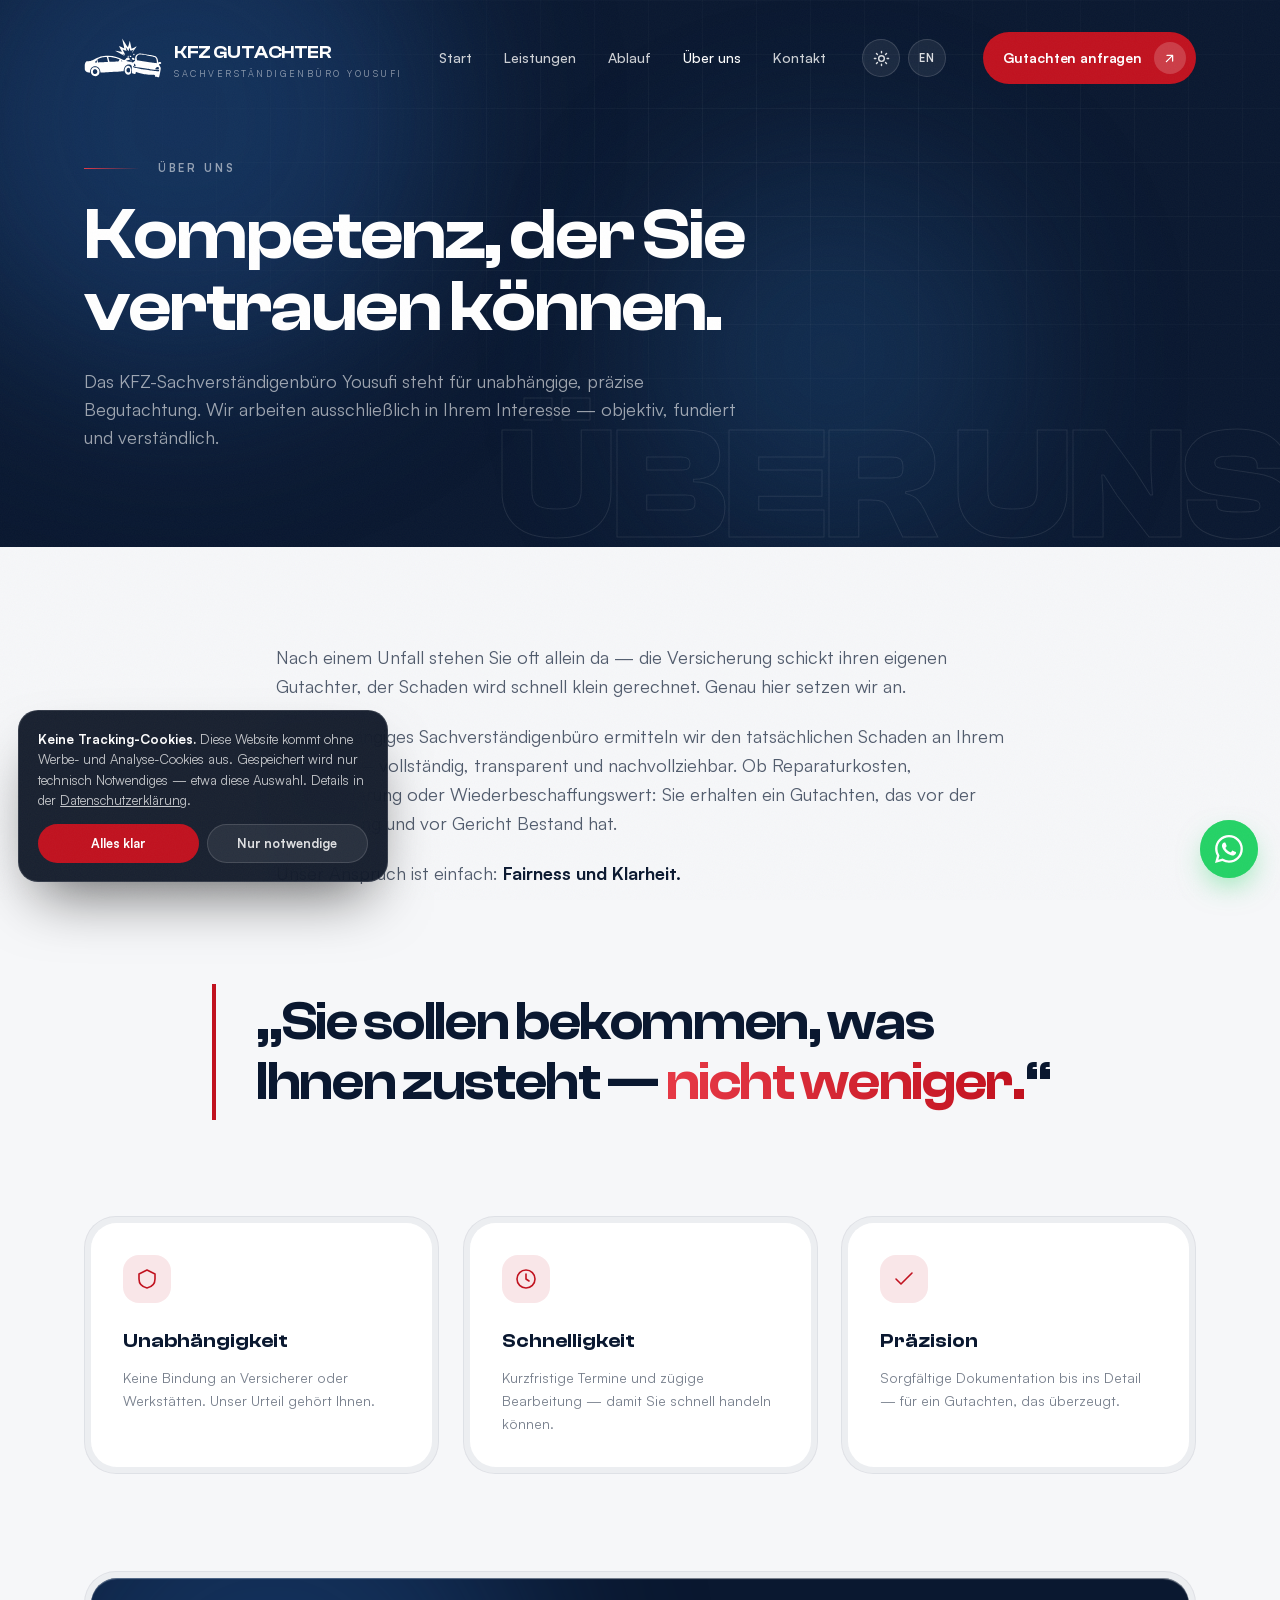
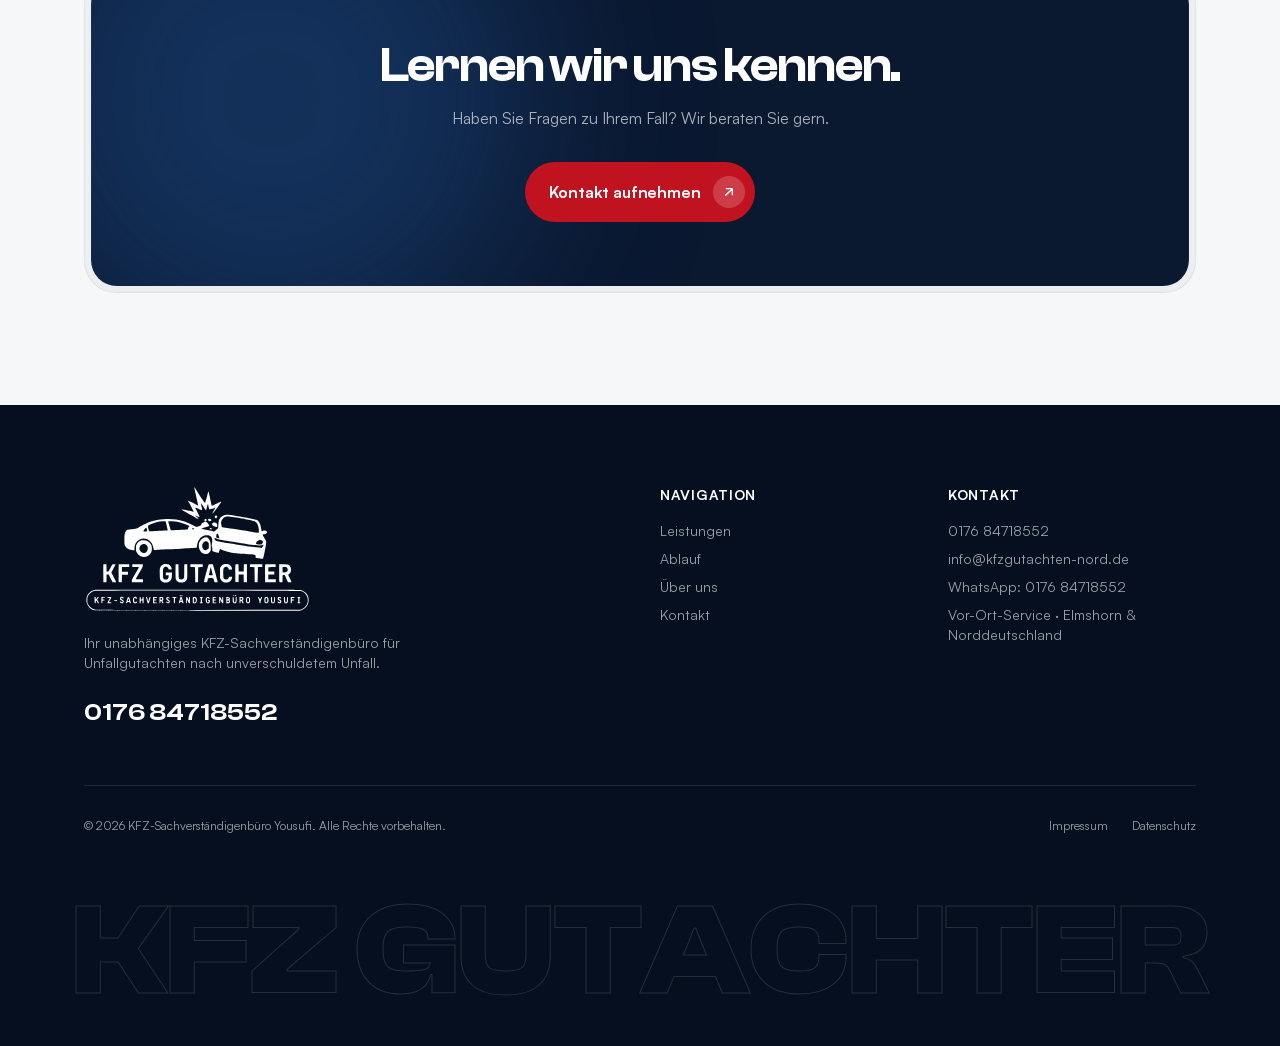
<file: ueber-uns.html>
<!DOCTYPE html>
<html lang="de">
<head>
  <meta charset="UTF-8" />
  <meta name="robots" content="noindex, nofollow" />
  <meta name="viewport" content="width=device-width, initial-scale=1.0" />
  <title>Über uns – Sachverständigenbüro | KFZ-Gutachter Yousufi</title>
  <meta name="description" content="Das Sachverständigenbüro Yousufi — unabhängig, neutral und immer auf Ihrer Seite. Erfahren Sie, wofür wir stehen." />
  <meta name="theme-color" content="#0a1830" />
  <link rel="apple-touch-icon" href="assets/apple-touch-icon.png" />
  <link rel="preload" href="assets/fonts/clash-display-600.woff2" as="font" type="font/woff2" crossorigin />
  <link rel="preload" href="assets/fonts/satoshi-400.woff2" as="font" type="font/woff2" crossorigin />
  <link rel="preload" href="assets/fonts/satoshi-700.woff2" as="font" type="font/woff2" crossorigin />
  <link rel="icon" href="assets/favicon.svg?v=14" type="image/svg+xml" />
  <link rel="canonical" href="https://kfzgutachten-nord.de/ueber-uns" />
  <link rel="stylesheet" href="styles.css?v=14" />
  <link rel="stylesheet" href="assets/tailwind.css?v=14" />
</head>
<body class="grain">

  <!-- NAV -->
  <header class="fixed top-0 inset-x-0 z-50 flex justify-center px-4">
    <nav id="nav-pill" class="nav-pill mt-5 w-full max-w-6xl rounded-full px-5 py-3 flex items-center justify-between">
      <a href="./" class="flex items-center gap-3">
        <img src="assets/logo.svg?v=14" alt="KFZ-Gutachter Yousufi" class="h-10 w-auto" />
        <span class="leading-none"><span class="block font-display font-semibold tracking-tight text-white text-lg">KFZ&nbsp;GUTACHTER</span><span class="block text-[9px] uppercase tracking-[0.28em] text-white/50 mt-0.5">Sachverständigenbüro&nbsp;Yousufi</span></span>
      </a>
      <div class="hidden md:flex items-center gap-8 text-sm font-medium text-white/80">
        <a href="./" class="link-sweep hover:text-white transition">Start</a>
        <a href="leistungen" class="link-sweep hover:text-white transition">Leistungen</a>
        <a href="ablauf" class="link-sweep hover:text-white transition">Ablauf</a>
        <a href="ueber-uns" class="link-sweep text-white">Über&nbsp;uns</a>
        <a href="kontakt" class="link-sweep hover:text-white transition">Kontakt</a>
      </div>
      <div class="hidden md:flex items-center gap-2">
        <button type="button" class="nav-icon-btn theme-toggle" aria-label="Helles oder dunkles Design umschalten"><svg class="ico-sun" width="17" height="17" viewBox="0 0 24 24" fill="none" stroke="currentColor" stroke-width="2" stroke-linecap="round" stroke-linejoin="round" aria-hidden="true"><circle cx="12" cy="12" r="4"/><path d="M12 2v2M12 20v2M4.9 4.9l1.4 1.4M17.7 17.7l1.4 1.4M2 12h2M20 12h2M4.9 19.1l1.4-1.4M17.7 6.3l1.4-1.4"/></svg><svg class="ico-moon" width="16" height="16" viewBox="0 0 24 24" fill="none" stroke="currentColor" stroke-width="2" stroke-linecap="round" stroke-linejoin="round" aria-hidden="true"><path d="M21 12.79A9 9 0 1111.21 3 7 7 0 0021 12.79z"/></svg></button>
        <button type="button" class="nav-icon-btn lang-toggle" aria-label="Sprache wechseln (Deutsch/Englisch)"><span class="lang-label">EN</span></button>
      </div>
      <a href="kontakt" data-magnetic class="hidden md:inline-flex btn btn-primary text-sm py-2.5 pl-5 pr-2.5">Gutachten anfragen<span class="btn-icon"><svg width="15" height="15" viewBox="0 0 24 24" fill="none" stroke="currentColor" stroke-width="2" stroke-linecap="round" stroke-linejoin="round"><path d="M7 17L17 7M17 7H8M17 7v9"/></svg></span></a>
      <button id="burger" class="burger md:hidden relative w-10 h-10 grid place-items-center" aria-label="Menü"><span class="absolute w-6 h-0.5 bg-white -translate-y-1.5"></span><span class="absolute w-6 h-0.5 bg-white"></span><span class="absolute w-6 h-0.5 bg-white translate-y-1.5"></span></button>
    </nav>
  </header>
  <div id="menu-overlay" class="menu-overlay fixed inset-0 z-40 opacity-0 invisible md:hidden" style="background:rgba(6,15,31,0.92);backdrop-filter:blur(24px)">
    <div class="flex flex-col justify-center h-full px-8 gap-2 text-white">
      <a href="./" class="menu-link font-display text-4xl py-2">Start</a>
      <a href="leistungen" class="menu-link font-display text-4xl py-2">Leistungen</a>
      <a href="ablauf" class="menu-link font-display text-4xl py-2">Ablauf</a>
      <a href="ueber-uns" class="menu-link font-display text-4xl py-2">Über uns</a>
      <a href="kontakt" class="menu-link font-display text-4xl py-2">Kontakt</a>
      <div class="flex items-center gap-3 mt-8">
        <button type="button" class="nav-icon-btn theme-toggle" aria-label="Helles oder dunkles Design umschalten"><svg class="ico-sun" width="17" height="17" viewBox="0 0 24 24" fill="none" stroke="currentColor" stroke-width="2" stroke-linecap="round" stroke-linejoin="round" aria-hidden="true"><circle cx="12" cy="12" r="4"/><path d="M12 2v2M12 20v2M4.9 4.9l1.4 1.4M17.7 17.7l1.4 1.4M2 12h2M20 12h2M4.9 19.1l1.4-1.4M17.7 6.3l1.4-1.4"/></svg><svg class="ico-moon" width="16" height="16" viewBox="0 0 24 24" fill="none" stroke="currentColor" stroke-width="2" stroke-linecap="round" stroke-linejoin="round" aria-hidden="true"><path d="M21 12.79A9 9 0 1111.21 3 7 7 0 0021 12.79z"/></svg></button>
        <button type="button" class="nav-icon-btn lang-toggle" aria-label="Sprache wechseln (Deutsch/Englisch)"><span class="lang-label">EN</span></button>
      </div>
    </div>
  </div>

  <!-- HERO -->
  <section class="relative bg-navy-900 text-white pt-40 pb-24 overflow-hidden">
    <div class="mesh"><span class="m1"></span><span class="m3"></span></div>
    <div class="hero-grid absolute inset-0" aria-hidden="true"></div>
    <div class="hero-watermark" aria-hidden="true">ÜBER&nbsp;UNS</div>
    <div class="relative z-10 max-w-6xl mx-auto px-5">
      <div class="reveal sec-head text-white/55"><span class="sec-rule"></span><span class="sec-label">Über uns</span></div>
      <h1 class="reveal d1 font-display text-5xl md:text-7xl font-semibold tracking-tight max-w-3xl leading-[1]">Kompetenz, der Sie vertrauen können.</h1>
      <p class="reveal d2 mt-6 text-lg text-white/60 max-w-2xl">Das KFZ-Sachverständigenbüro Yousufi steht für unabhängige, präzise Begutachtung. Wir arbeiten ausschließlich in Ihrem Interesse — objektiv, fundiert und verständlich.</p>
    </div>
  </section>

  <!-- STORY -->
  <section class="bg-cream py-24">
    <div class="max-w-3xl mx-auto px-5">
      <div class="reveal prose-lg">
        <p class="text-navy-900/70 text-lg leading-relaxed">Nach einem Unfall stehen Sie oft allein da — die Versicherung schickt ihren eigenen Gutachter, der Schaden wird schnell klein gerechnet. Genau hier setzen wir an.</p>
        <p class="mt-5 text-navy-900/70 text-lg leading-relaxed">Als unabhängiges Sachverständigenbüro ermitteln wir den tatsächlichen Schaden an Ihrem Fahrzeug — vollständig, transparent und nachvollziehbar. Ob Reparaturkosten, Wertminderung oder Wiederbeschaffungswert: Sie erhalten ein Gutachten, das vor der Versicherung und vor Gericht Bestand hat.</p>
        <p class="mt-5 text-navy-900/70 text-lg leading-relaxed">Unser Anspruch ist einfach: <strong class="text-navy-900">Fairness und Klarheit.</strong></p>
      </div>
    </div>
  </section>

  <!-- PULL QUOTE -->
  <section class="bg-cream pb-24">
    <div class="max-w-4xl mx-auto px-5">
      <div class="reveal border-l-4 border-accent pl-7 md:pl-10 py-2">
        <p class="font-display font-semibold tracking-tight text-navy-900 text-[clamp(1.9rem,4.2vw,3.4rem)] leading-[1.12]">„Sie sollen bekommen, was Ihnen zusteht — <span class="text-transparent bg-clip-text bg-gradient-to-r from-accent-2 to-accent">nicht weniger.</span>“</p>
      </div>
    </div>
  </section>

  <!-- VALUES -->
  <section class="bg-cream pb-24">
    <div class="max-w-6xl mx-auto px-5 grid md:grid-cols-3 gap-6">
      <div class="reveal bezel tilt-card"><div class="bezel-core bg-white p-8 h-full">
        <div class="w-12 h-12 rounded-2xl bg-accent/10 text-accent grid place-items-center mb-6"><svg width="24" height="24" viewBox="0 0 24 24" fill="none" stroke="currentColor" stroke-width="1.6" stroke-linecap="round" stroke-linejoin="round"><path d="M12 3l8 4v5c0 5-3.5 8-8 9-4.5-1-8-4-8-9V7z"/></svg></div>
        <h3 class="font-display text-xl font-semibold text-navy-900">Unabhängigkeit</h3>
        <p class="mt-3 text-navy-900/55 text-sm leading-relaxed">Keine Bindung an Versicherer oder Werkstätten. Unser Urteil gehört Ihnen.</p>
      </div></div>
      <div class="reveal d1 bezel tilt-card"><div class="bezel-core bg-white p-8 h-full">
        <div class="w-12 h-12 rounded-2xl bg-accent/10 text-accent grid place-items-center mb-6"><svg width="24" height="24" viewBox="0 0 24 24" fill="none" stroke="currentColor" stroke-width="1.6" stroke-linecap="round" stroke-linejoin="round"><circle cx="12" cy="12" r="9"/><path d="M12 7v5l3 2"/></svg></div>
        <h3 class="font-display text-xl font-semibold text-navy-900">Schnelligkeit</h3>
        <p class="mt-3 text-navy-900/55 text-sm leading-relaxed">Kurzfristige Termine und zügige Bearbeitung — damit Sie schnell handeln können.</p>
      </div></div>
      <div class="reveal d2 bezel tilt-card"><div class="bezel-core bg-white p-8 h-full">
        <div class="w-12 h-12 rounded-2xl bg-accent/10 text-accent grid place-items-center mb-6"><svg width="24" height="24" viewBox="0 0 24 24" fill="none" stroke="currentColor" stroke-width="1.6" stroke-linecap="round" stroke-linejoin="round"><path d="M20 6L9 17l-5-5"/></svg></div>
        <h3 class="font-display text-xl font-semibold text-navy-900">Präzision</h3>
        <p class="mt-3 text-navy-900/55 text-sm leading-relaxed">Sorgfältige Dokumentation bis ins Detail — für ein Gutachten, das überzeugt.</p>
      </div></div>
    </div>
  </section>

  <!-- CTA -->
  <section class="bg-cream pb-28">
    <div class="max-w-6xl mx-auto px-5">
      <div class="reveal bezel"><div class="bezel-core relative overflow-hidden bg-navy-900 text-white px-8 md:px-16 py-16 text-center">
        <div class="mesh"><span class="m1"></span></div>
        <div class="relative z-10">
          <h2 class="font-display text-4xl md:text-5xl font-semibold tracking-tight">Lernen wir uns kennen.</h2>
          <p class="mt-4 text-white/65 max-w-lg mx-auto">Haben Sie Fragen zu Ihrem Fall? Wir beraten Sie gern.</p>
          <a href="kontakt" data-magnetic class="btn btn-primary mt-8 pl-6 pr-2.5 mx-auto w-max">Kontakt aufnehmen<span class="btn-icon"><svg width="16" height="16" viewBox="0 0 24 24" fill="none" stroke="currentColor" stroke-width="2" stroke-linecap="round" stroke-linejoin="round"><path d="M7 17L17 7M17 7H8M17 7v9"/></svg></span></a>
        </div>
      </div></div>
    </div>
  </section>

  <!-- FOOTER -->
  <footer class="relative bg-navy-950 text-white/60 pt-20 pb-8 overflow-hidden">
    <div class="max-w-6xl mx-auto px-5">
      <div class="grid md:grid-cols-4 gap-10 pb-14 border-b border-white/10">
        <div class="md:col-span-2">
          <img src="assets/logo-full.svg?v=14" alt="KFZ Gutachter — Sachverständigenbüro Yousufi" class="h-32 w-auto mb-5" />
          <p class="max-w-sm text-sm">Ihr unabhängiges KFZ-Sachverständigenbüro für Unfallgutachten nach unverschuldetem Unfall.</p>
          <a href="tel:+4917684718552" class="mt-6 inline-block font-display font-semibold text-2xl text-white hover:text-accent-2 transition-colors tnum">0176&nbsp;84718552</a>
        </div>
        <div>
          <h4 class="text-white font-semibold mb-4 text-sm uppercase tracking-wider">Navigation</h4>
          <ul class="space-y-2 text-sm">
            <li><a href="leistungen" class="link-sweep hover:text-white transition">Leistungen</a></li>
            <li><a href="ablauf" class="link-sweep hover:text-white transition">Ablauf</a></li>
            <li><a href="ueber-uns" class="link-sweep hover:text-white transition">Über uns</a></li>
            <li><a href="kontakt" class="link-sweep hover:text-white transition">Kontakt</a></li>
          </ul>
        </div>
        <div>
          <h4 class="text-white font-semibold mb-4 text-sm uppercase tracking-wider">Kontakt</h4>
          <ul class="space-y-2 text-sm">
            <li><a href="tel:+4917684718552" class="link-sweep hover:text-white transition">0176 84718552</a></li>
            <li><a href="mailto:info@kfzgutachten-nord.de" class="link-sweep hover:text-white transition">info@kfzgutachten-nord.de</a></li>
            <li>WhatsApp: 0176 84718552</li>
            <li>Vor-Ort-Service · Elmshorn &amp; Norddeutschland</li>
          </ul>
        </div>
      </div>
      <div class="pt-8 flex flex-col sm:flex-row justify-between gap-4 text-xs">
        <p>© <span data-year>2026</span> KFZ-Sachverständigenbüro Yousufi. Alle Rechte vorbehalten.</p>
        <div class="flex gap-6">
          <a href="impressum" class="hover:text-white transition">Impressum</a>
          <a href="datenschutz" class="hover:text-white transition">Datenschutz</a>
        </div>
      </div>
    </div>
    <div class="footer-wordmark" aria-hidden="true">KFZ&nbsp;GUTACHTER</div>
  </footer>

  <script src="script.js?v=14"></script>
</body>
</html>
</file>
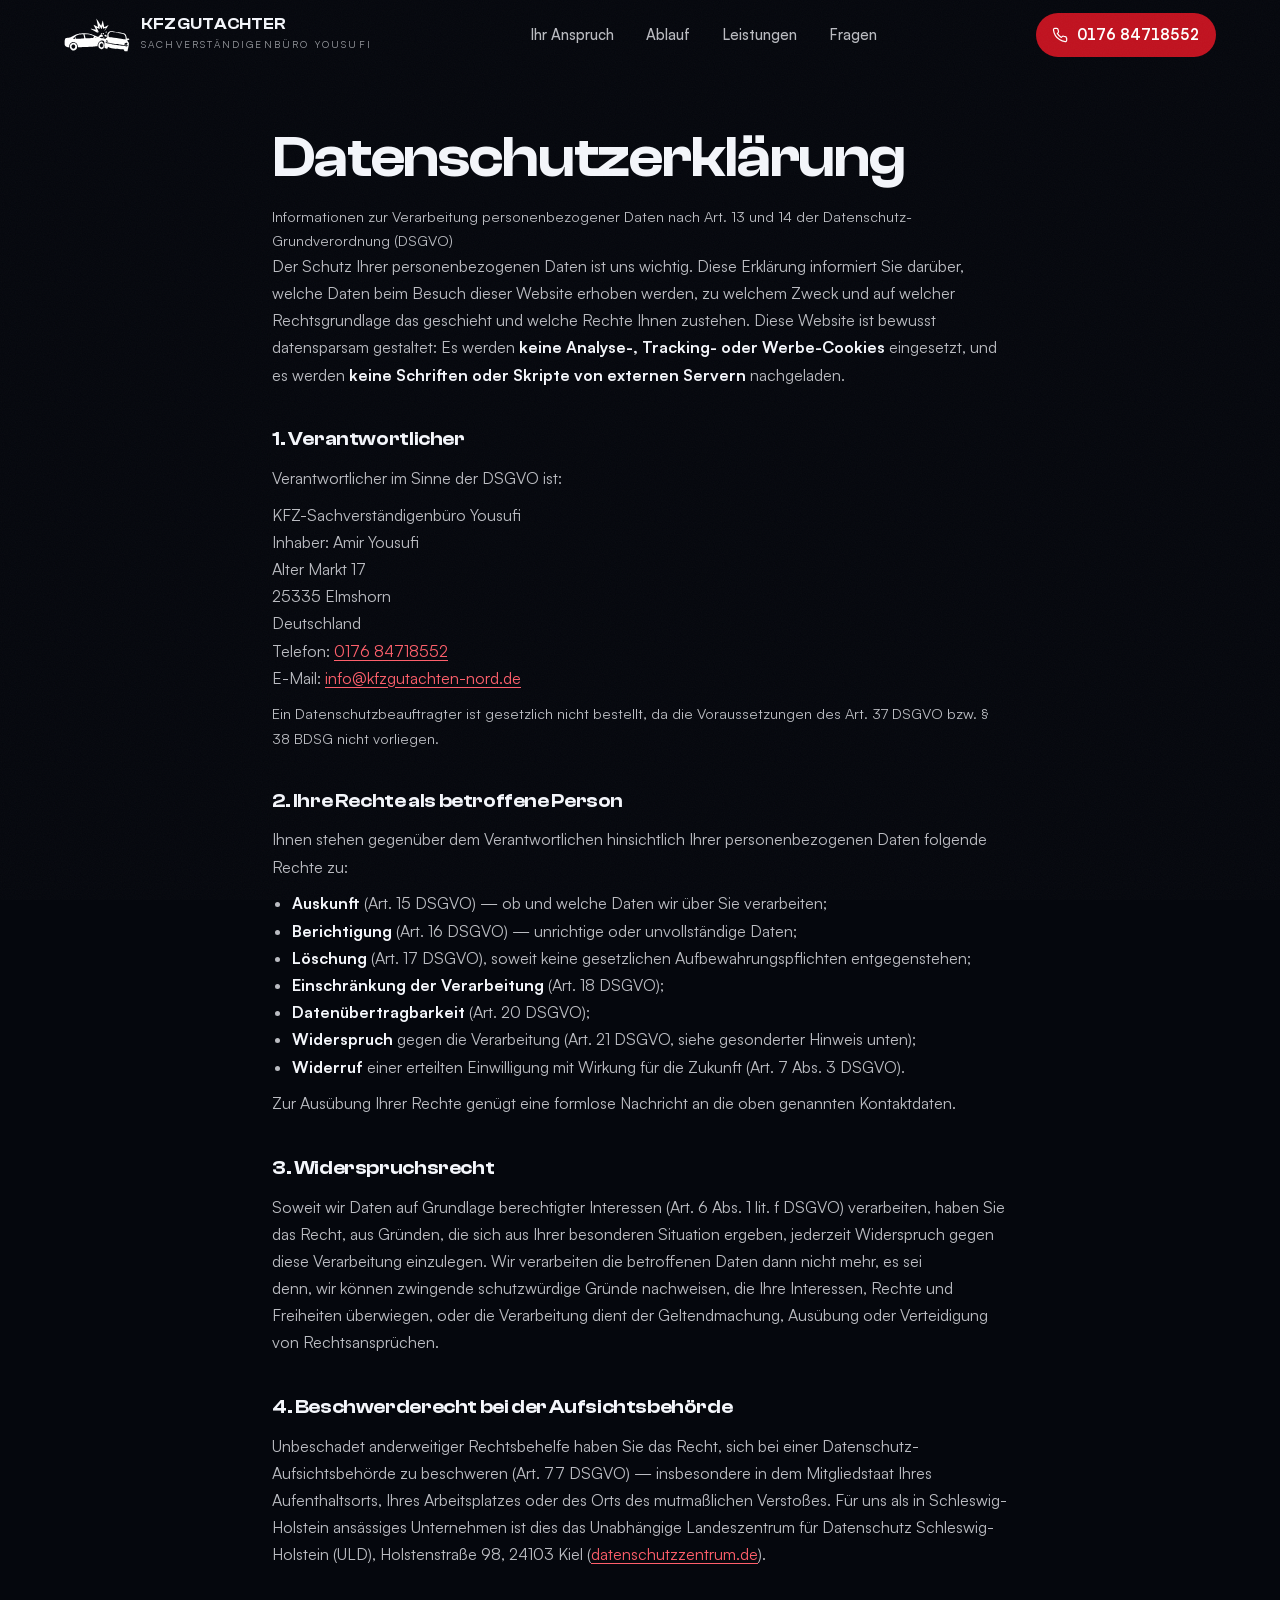
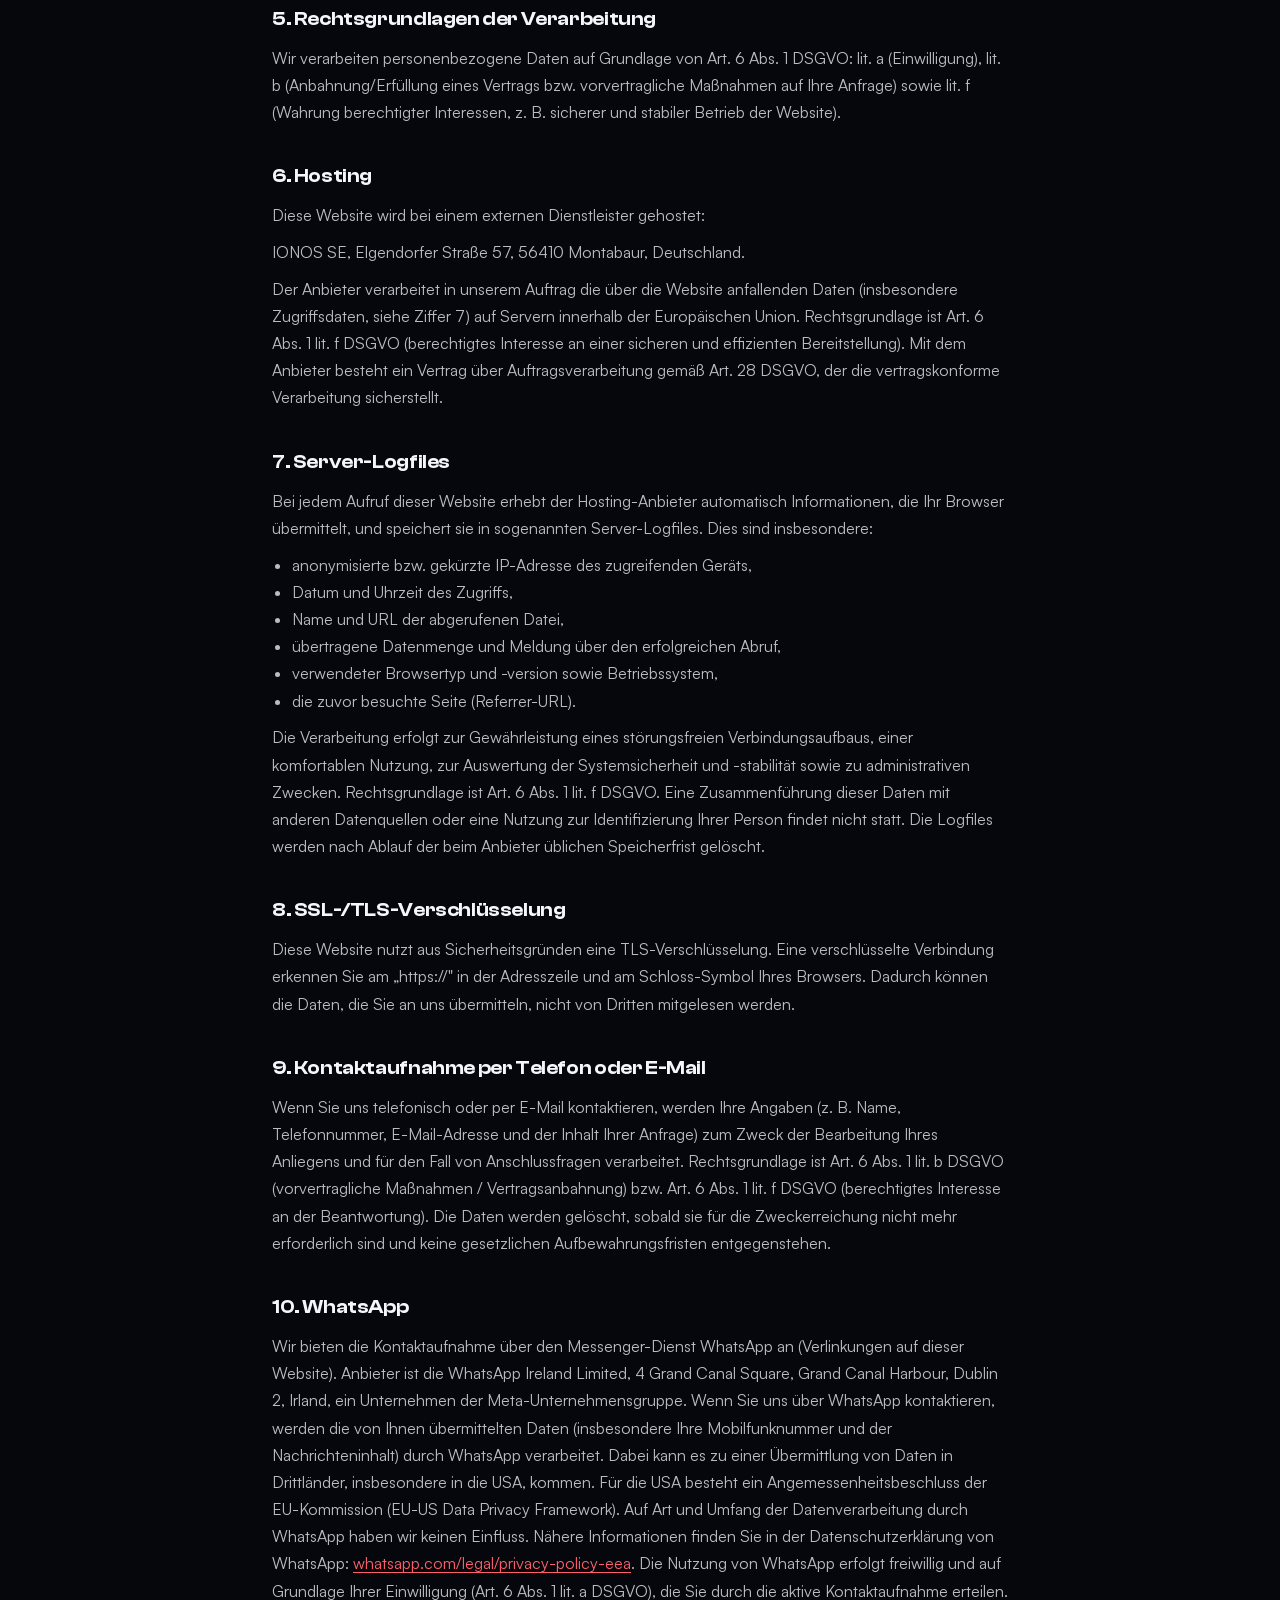
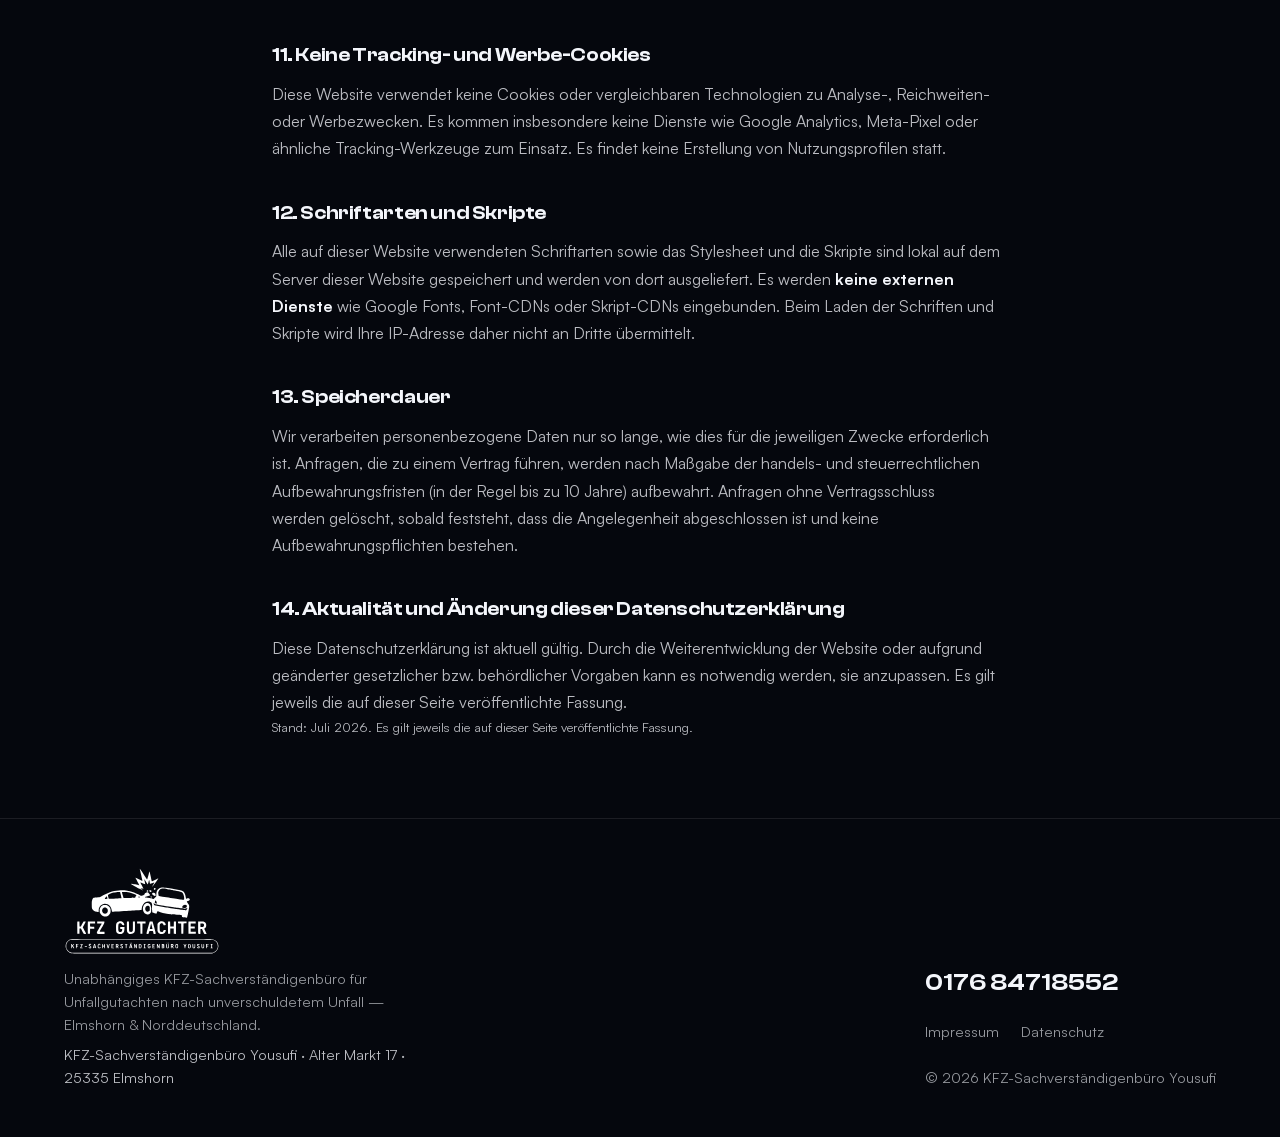
<file: variante-b/datenschutz.html>
<!DOCTYPE html>
<html lang="de">
<head>
  <meta charset="UTF-8" />
  <meta name="viewport" content="width=device-width, initial-scale=1" />
  <!-- Variante B (Entwurf): bei Übernahme als Hauptseite das komplette robots-Meta-Tag löschen -->
  <meta name="robots" content="noindex, nofollow" />
  <title>Datenschutz | KFZ-Gutachter Yousufi</title>
  <meta name="description" content="Datenschutzerklärung des KFZ-Sachverständigenbüros Yousufi." />
  <meta name="theme-color" content="#05070d" />
  <link rel="canonical" href="https://kfzgutachten-nord.de/datenschutz" />
  <link rel="icon" href="assets/favicon.svg" type="image/svg+xml" />
  <link rel="apple-touch-icon" href="assets/apple-touch-icon.png" />
  <meta property="og:type" content="website" />
  <meta property="og:url" content="https://kfzgutachten-nord.de/datenschutz" />
  <meta property="og:title" content="Unfall gehabt, keine Schuld? — KFZ-Gutachter Yousufi" />
  <meta property="og:description" content="Unabhängiges Unfallgutachten nach unverschuldetem Unfall. 24/7 erreichbar — die Kosten trägt die gegnerische Versicherung." />
  <meta property="og:image" content="https://kfzgutachten-nord.de/assets/og.jpg" />
  <meta name="twitter:card" content="summary_large_image" />
  <link rel="preload" href="assets/fonts/clash-display-700.woff2" as="font" type="font/woff2" crossorigin />
  <link rel="preload" href="assets/fonts/satoshi-400.woff2" as="font" type="font/woff2" crossorigin />
  <link rel="stylesheet" href="assets/b.css?v=2" />
  <script>document.documentElement.classList.add('js')</script>
  <script type="module" src="assets/b.js?v=2"></script>
</head>
<body>
  <a href="#main" class="skip">Zum Inhalt springen</a>

  <header class="nav">
    <div class="wrap nav-in">
      <a href="./" class="brand">
        <img src="assets/logo.svg" alt="" width="66" height="34" />
        <span><span class="brand-name">KFZ GUTACHTER</span><span class="brand-sub">Sachverständigenbüro Yousufi</span></span>
      </a>
      <nav class="nav-links" aria-label="Hauptnavigation">
        <a href="./#anspruch">Ihr Anspruch</a>
        <a href="./#ablauf">Ablauf</a>
        <a href="./#leistungen">Leistungen</a>
        <a href="./#fragen">Fragen</a>
      </nav>
      <a href="tel:+4917684718552" class="nav-call"><svg width="16" height="16" viewBox="0 0 24 24" fill="none" stroke="currentColor" stroke-width="1.8" stroke-linecap="round" stroke-linejoin="round" aria-hidden="true"><path d="M22 16.9v3a2 2 0 01-2.2 2 19.8 19.8 0 01-8.6-3 19.5 19.5 0 01-6-6 19.8 19.8 0 01-3-8.6A2 2 0 014.1 2h3a2 2 0 012 1.7c.1.9.3 1.8.6 2.6a2 2 0 01-.5 2.1L8 9.6a16 16 0 006 6l1.2-1.2a2 2 0 012.1-.5c.8.3 1.7.5 2.6.6a2 2 0 011.7 2z"/></svg><span class="lbl">Anrufen</span><span class="num tnum">0176 84718552</span></a>
    </div>
  </header>

  <main id="main" class="legal" tabindex="-1">
    <div class="legal-in">
    <h1 class="font-display text-5xl font-semibold tracking-tight text-navy-900 mb-3">Datenschutz&shy;erklärung</h1>
    <p class="text-navy-900/50 mb-10 text-sm">Informationen zur Verarbeitung personenbezogener Daten nach Art. 13 und 14 der Datenschutz-Grundverordnung (DSGVO)</p>

    <div class="space-y-9 text-navy-900/70 leading-relaxed">

      <div>
        <p>Der Schutz Ihrer personenbezogenen Daten ist uns wichtig. Diese Erklärung informiert Sie darüber, welche Daten beim Besuch dieser Website erhoben werden, zu welchem Zweck und auf welcher Rechtsgrundlage das geschieht und welche Rechte Ihnen zustehen. Diese Website ist bewusst datensparsam gestaltet: Es werden <strong class="text-navy-900">keine Analyse-, Tracking- oder Werbe-Cookies</strong> eingesetzt, und es werden <strong class="text-navy-900">keine Schriften oder Skripte von externen Servern</strong> nachgeladen.</p>
      </div>

      <div>
        <h2 class="font-display text-xl font-semibold text-navy-900 mb-2">1. Verantwortlicher</h2>
        <p>Verantwortlicher im Sinne der DSGVO ist:</p>
        <p class="mt-2">KFZ-Sachverständigenbüro Yousufi<br />
        Inhaber: Amir Yousufi<br />
        Alter Markt 17<br />
        25335 Elmshorn<br />
        Deutschland<br />
        Telefon: <a href="tel:+4917684718552" class="text-accent underline">0176 84718552</a><br />
        E-Mail: <a href="mailto:info@kfzgutachten-nord.de" class="text-accent underline">info@kfzgutachten-nord.de</a></p>
        <p class="mt-2 text-sm text-navy-900/50">Ein Datenschutzbeauftragter ist gesetzlich nicht bestellt, da die Voraussetzungen des Art. 37 DSGVO bzw. § 38 BDSG nicht vorliegen.</p>
      </div>

      <div>
        <h2 class="font-display text-xl font-semibold text-navy-900 mb-2">2. Ihre Rechte als betroffene Person</h2>
        <p>Ihnen stehen gegenüber dem Verantwortlichen hinsichtlich Ihrer personenbezogenen Daten folgende Rechte zu:</p>
        <ul class="mt-3 space-y-1.5 list-disc pl-5">
          <li><strong class="text-navy-900">Auskunft</strong> (Art. 15 DSGVO) — ob und welche Daten wir über Sie verarbeiten;</li>
          <li><strong class="text-navy-900">Berichtigung</strong> (Art. 16 DSGVO) — unrichtige oder unvollständige Daten;</li>
          <li><strong class="text-navy-900">Löschung</strong> (Art. 17 DSGVO), soweit keine gesetzlichen Aufbewahrungspflichten entgegenstehen;</li>
          <li><strong class="text-navy-900">Einschränkung der Verarbeitung</strong> (Art. 18 DSGVO);</li>
          <li><strong class="text-navy-900">Datenübertragbarkeit</strong> (Art. 20 DSGVO);</li>
          <li><strong class="text-navy-900">Widerspruch</strong> gegen die Verarbeitung (Art. 21 DSGVO, siehe gesonderter Hinweis unten);</li>
          <li><strong class="text-navy-900">Widerruf</strong> einer erteilten Einwilligung mit Wirkung für die Zukunft (Art. 7 Abs. 3 DSGVO).</li>
        </ul>
        <p class="mt-3">Zur Ausübung Ihrer Rechte genügt eine formlose Nachricht an die oben genannten Kontaktdaten.</p>
      </div>

      <div>
        <h2 class="font-display text-xl font-semibold text-navy-900 mb-2">3. Widerspruchsrecht</h2>
        <p>Soweit wir Daten auf Grundlage berechtigter Interessen (Art. 6 Abs. 1 lit. f DSGVO) verarbeiten, haben Sie das Recht, aus Gründen, die sich aus Ihrer besonderen Situation ergeben, jederzeit Widerspruch gegen diese Verarbeitung einzulegen. Wir verarbeiten die betroffenen Daten dann nicht mehr, es sei denn, wir können zwingende schutzwürdige Gründe nachweisen, die Ihre Interessen, Rechte und Freiheiten überwiegen, oder die Verarbeitung dient der Geltendmachung, Ausübung oder Verteidigung von Rechtsansprüchen.</p>
      </div>

      <div>
        <h2 class="font-display text-xl font-semibold text-navy-900 mb-2">4. Beschwerderecht bei der Aufsichtsbehörde</h2>
        <p>Unbeschadet anderweitiger Rechtsbehelfe haben Sie das Recht, sich bei einer Datenschutz-Aufsichtsbehörde zu beschweren (Art. 77 DSGVO) — insbesondere in dem Mitgliedstaat Ihres Aufenthaltsorts, Ihres Arbeitsplatzes oder des Orts des mutmaßlichen Verstoßes. Für uns als in Schleswig-Holstein ansässiges Unternehmen ist dies das Unabhängige Landeszentrum für Datenschutz Schleswig-Holstein (ULD), Holstenstraße 98, 24103 Kiel (<a href="https://www.datenschutzzentrum.de" class="text-accent underline" target="_blank" rel="noopener">datenschutzzentrum.de</a>).</p>
      </div>

      <div>
        <h2 class="font-display text-xl font-semibold text-navy-900 mb-2">5. Rechtsgrundlagen der Verarbeitung</h2>
        <p>Wir verarbeiten personenbezogene Daten auf Grundlage von Art. 6 Abs. 1 DSGVO: lit. a (Einwilligung), lit. b (Anbahnung/Erfüllung eines Vertrags bzw. vorvertragliche Maßnahmen auf Ihre Anfrage) sowie lit. f (Wahrung berechtigter Interessen, z. B. sicherer und stabiler Betrieb der Website).</p>
      </div>

      <div>
        <h2 class="font-display text-xl font-semibold text-navy-900 mb-2">6. Hosting</h2>
        <p>Diese Website wird bei einem externen Dienstleister gehostet:</p>
        <p class="mt-2">IONOS SE, Elgendorfer Straße 57, 56410 Montabaur, Deutschland.</p>
        <p class="mt-2">Der Anbieter verarbeitet in unserem Auftrag die über die Website anfallenden Daten (insbesondere Zugriffsdaten, siehe Ziffer 7) auf Servern innerhalb der Europäischen Union. Rechtsgrundlage ist Art. 6 Abs. 1 lit. f DSGVO (berechtigtes Interesse an einer sicheren und effizienten Bereitstellung). Mit dem Anbieter besteht ein Vertrag über Auftragsverarbeitung gemäß Art. 28 DSGVO, der die vertragskonforme Verarbeitung sicherstellt.</p>
      </div>

      <div>
        <h2 class="font-display text-xl font-semibold text-navy-900 mb-2">7. Server-Logfiles</h2>
        <p>Bei jedem Aufruf dieser Website erhebt der Hosting-Anbieter automatisch Informationen, die Ihr Browser übermittelt, und speichert sie in sogenannten Server-Logfiles. Dies sind insbesondere:</p>
        <ul class="mt-3 space-y-1.5 list-disc pl-5">
          <li>anonymisierte bzw. gekürzte IP-Adresse des zugreifenden Geräts,</li>
          <li>Datum und Uhrzeit des Zugriffs,</li>
          <li>Name und URL der abgerufenen Datei,</li>
          <li>übertragene Datenmenge und Meldung über den erfolgreichen Abruf,</li>
          <li>verwendeter Browsertyp und -version sowie Betriebssystem,</li>
          <li>die zuvor besuchte Seite (Referrer-URL).</li>
        </ul>
        <p class="mt-3">Die Verarbeitung erfolgt zur Gewährleistung eines störungsfreien Verbindungsaufbaus, einer komfortablen Nutzung, zur Auswertung der Systemsicherheit und -stabilität sowie zu administrativen Zwecken. Rechtsgrundlage ist Art. 6 Abs. 1 lit. f DSGVO. Eine Zusammenführung dieser Daten mit anderen Datenquellen oder eine Nutzung zur Identifizierung Ihrer Person findet nicht statt. Die Logfiles werden nach Ablauf der beim Anbieter üblichen Speicherfrist gelöscht.</p>
      </div>

      <div>
        <h2 class="font-display text-xl font-semibold text-navy-900 mb-2">8. SSL-/TLS-Verschlüsselung</h2>
        <p>Diese Website nutzt aus Sicherheitsgründen eine TLS-Verschlüsselung. Eine verschlüsselte Verbindung erkennen Sie am „https://" in der Adresszeile und am Schloss-Symbol Ihres Browsers. Dadurch können die Daten, die Sie an uns übermitteln, nicht von Dritten mitgelesen werden.</p>
      </div>

      <div>
        <h2 class="font-display text-xl font-semibold text-navy-900 mb-2">9. Kontaktaufnahme per Telefon oder E-Mail</h2>
        <p>Wenn Sie uns telefonisch oder per E-Mail kontaktieren, werden Ihre Angaben (z. B. Name, Telefonnummer, E-Mail-Adresse und der Inhalt Ihrer Anfrage) zum Zweck der Bearbeitung Ihres Anliegens und für den Fall von Anschlussfragen verarbeitet. Rechtsgrundlage ist Art. 6 Abs. 1 lit. b DSGVO (vorvertragliche Maßnahmen / Vertragsanbahnung) bzw. Art. 6 Abs. 1 lit. f DSGVO (berechtigtes Interesse an der Beantwortung). Die Daten werden gelöscht, sobald sie für die Zweckerreichung nicht mehr erforderlich sind und keine gesetzlichen Aufbewahrungsfristen entgegenstehen.</p>
      </div>


      <div>
        <h2 class="font-display text-xl font-semibold text-navy-900 mb-2">10. WhatsApp</h2>
        <p>Wir bieten die Kontaktaufnahme über den Messenger-Dienst WhatsApp an (Verlinkungen auf dieser Website). Anbieter ist die WhatsApp Ireland Limited, 4 Grand Canal Square, Grand Canal Harbour, Dublin 2, Irland, ein Unternehmen der Meta-Unternehmensgruppe. Wenn Sie uns über WhatsApp kontaktieren, werden die von Ihnen übermittelten Daten (insbesondere Ihre Mobilfunknummer und der Nachrichteninhalt) durch WhatsApp verarbeitet. Dabei kann es zu einer Übermittlung von Daten in Drittländer, insbesondere in die USA, kommen. Für die USA besteht ein Angemessenheitsbeschluss der EU-Kommission (EU-US Data Privacy Framework). Auf Art und Umfang der Datenverarbeitung durch WhatsApp haben wir keinen Einfluss. Nähere Informationen finden Sie in der Datenschutzerklärung von WhatsApp: <a href="https://www.whatsapp.com/legal/privacy-policy-eea" class="text-accent underline" target="_blank" rel="noopener">whatsapp.com/legal/privacy-policy-eea</a>. Die Nutzung von WhatsApp erfolgt freiwillig und auf Grundlage Ihrer Einwilligung (Art. 6 Abs. 1 lit. a DSGVO), die Sie durch die aktive Kontaktaufnahme erteilen.</p>
      </div>


      <div>
        <h2 class="font-display text-xl font-semibold text-navy-900 mb-2">11. Keine Tracking- und Werbe-Cookies</h2>
        <p>Diese Website verwendet keine Cookies oder vergleichbaren Technologien zu Analyse-, Reichweiten- oder Werbezwecken. Es kommen insbesondere keine Dienste wie Google Analytics, Meta-Pixel oder ähnliche Tracking-Werkzeuge zum Einsatz. Es findet keine Erstellung von Nutzungsprofilen statt.</p>
      </div>

      <div>
        <h2 class="font-display text-xl font-semibold text-navy-900 mb-2">12. Schriftarten und Skripte</h2>
        <p>Alle auf dieser Website verwendeten Schriftarten sowie das Stylesheet und die Skripte sind lokal auf dem Server dieser Website gespeichert und werden von dort ausgeliefert. Es werden <strong class="text-navy-900">keine externen Dienste</strong> wie Google Fonts, Font-CDNs oder Skript-CDNs eingebunden. Beim Laden der Schriften und Skripte wird Ihre IP-Adresse daher nicht an Dritte übermittelt.</p>
      </div>

      <div>
        <h2 class="font-display text-xl font-semibold text-navy-900 mb-2">13. Speicherdauer</h2>
        <p>Wir verarbeiten personenbezogene Daten nur so lange, wie dies für die jeweiligen Zwecke erforderlich ist. Anfragen, die zu einem Vertrag führen, werden nach Maßgabe der handels- und steuerrechtlichen Aufbewahrungsfristen (in der Regel bis zu 10 Jahre) aufbewahrt. Anfragen ohne Vertragsschluss werden gelöscht, sobald feststeht, dass die Angelegenheit abgeschlossen ist und keine Aufbewahrungspflichten bestehen.</p>
      </div>

      <div>
        <h2 class="font-display text-xl font-semibold text-navy-900 mb-2">14. Aktualität und Änderung dieser Datenschutzerklärung</h2>
        <p>Diese Datenschutzerklärung ist aktuell gültig. Durch die Weiterentwicklung der Website oder aufgrund geänderter gesetzlicher bzw. behördlicher Vorgaben kann es notwendig werden, sie anzupassen. Es gilt jeweils die auf dieser Seite veröffentlichte Fassung.</p>
      </div>

      <p class="text-xs text-navy-900/40 pt-4 border-t border-navy-900/10">Stand: <span data-monthyear>Juli 2026</span>. Es gilt jeweils die auf dieser Seite veröffentlichte Fassung.</p>
    </div>
  </div>
  </main>

  <footer class="foot">
    <div class="wrap foot-in">
      <div>
        <img src="assets/logo-full.svg" alt="KFZ Gutachter — Sachverständigenbüro Yousufi" width="156" height="88" loading="lazy" />
        <p>Unabhängiges KFZ-Sachverständigenbüro für Unfallgutachten nach unverschuldetem Unfall — Elmshorn &amp; Norddeutschland.</p>
        <p class="foot-nap">KFZ-Sachverständigenbüro Yousufi · Alter Markt 17 · 25335 Elmshorn</p>
      </div>
      <div>
        <a href="tel:+4917684718552" class="foot-phone tnum">0176 84718552</a>
        <nav aria-label="Rechtliches"><a href="impressum">Impressum</a><a href="datenschutz">Datenschutz</a></nav>
        <p>© <span data-year>2026</span> KFZ-Sachverständigenbüro Yousufi</p>
      </div>
    </div>
  </footer>

  <nav class="abar" aria-label="Schnellkontakt">
    <a class="a-call" href="tel:+4917684718552"><svg width="18" height="18" viewBox="0 0 24 24" fill="none" stroke="currentColor" stroke-width="1.8" stroke-linecap="round" stroke-linejoin="round" aria-hidden="true"><path d="M22 16.9v3a2 2 0 01-2.2 2 19.8 19.8 0 01-8.6-3 19.5 19.5 0 01-6-6 19.8 19.8 0 01-3-8.6A2 2 0 014.1 2h3a2 2 0 012 1.7c.1.9.3 1.8.6 2.6a2 2 0 01-.5 2.1L8 9.6a16 16 0 006 6l1.2-1.2a2 2 0 012.1-.5c.8.3 1.7.5 2.6.6a2 2 0 011.7 2z"/></svg>Anrufen</a>
    <a class="a-wa" href="https://wa.me/4917684718552?text=Hallo%2C%20ich%20hatte%20einen%20Unfall%20und%20m%C3%B6chte%20ein%20Unfallgutachten%20anfragen." target="_blank" rel="noopener"><svg width="18" height="18" viewBox="0 0 16 16" fill="currentColor" aria-hidden="true"><path d="M13.601 2.326A7.85 7.85 0 0 0 7.994 0C3.627 0 .068 3.558.064 7.926c0 1.399.366 2.76 1.057 3.965L0 16l4.204-1.102a7.9 7.9 0 0 0 3.79.965h.004c4.368 0 7.926-3.558 7.93-7.93A7.9 7.9 0 0 0 13.6 2.326zM7.994 14.521a6.6 6.6 0 0 1-3.356-.92l-.24-.144-2.494.654.666-2.433-.156-.251a6.56 6.56 0 0 1-1.007-3.505c0-3.626 2.957-6.584 6.591-6.584a6.56 6.56 0 0 1 4.66 1.931 6.56 6.56 0 0 1 1.928 4.66c-.004 3.639-2.961 6.592-6.592 6.592m3.615-4.934c-.197-.099-1.17-.578-1.353-.646-.182-.065-.315-.099-.445.099-.133.197-.513.646-.627.775-.114.133-.232.148-.43.05-.197-.1-.836-.308-1.592-.985-.59-.525-.985-1.175-1.103-1.372-.114-.198-.011-.304.088-.403.087-.088.197-.232.296-.346.1-.114.133-.198.198-.33.065-.134.034-.248-.015-.347-.05-.099-.445-1.076-.612-1.47-.16-.389-.323-.335-.445-.34-.114-.007-.247-.007-.38-.007a.73.73 0 0 0-.529.247c-.182.198-.691.677-.691 1.654s.71 1.916.81 2.049c.098.133 1.394 2.132 3.383 2.992.47.205.84.326 1.129.418.475.152.904.129 1.246.08.38-.058 1.171-.48 1.338-.943.164-.464.164-.86.114-.943-.049-.084-.182-.133-.38-.232"/></svg>WhatsApp<span class="sr-only"> (öffnet in neuem Tab)</span></a>
  </nav>
</body>
</html>
</file>
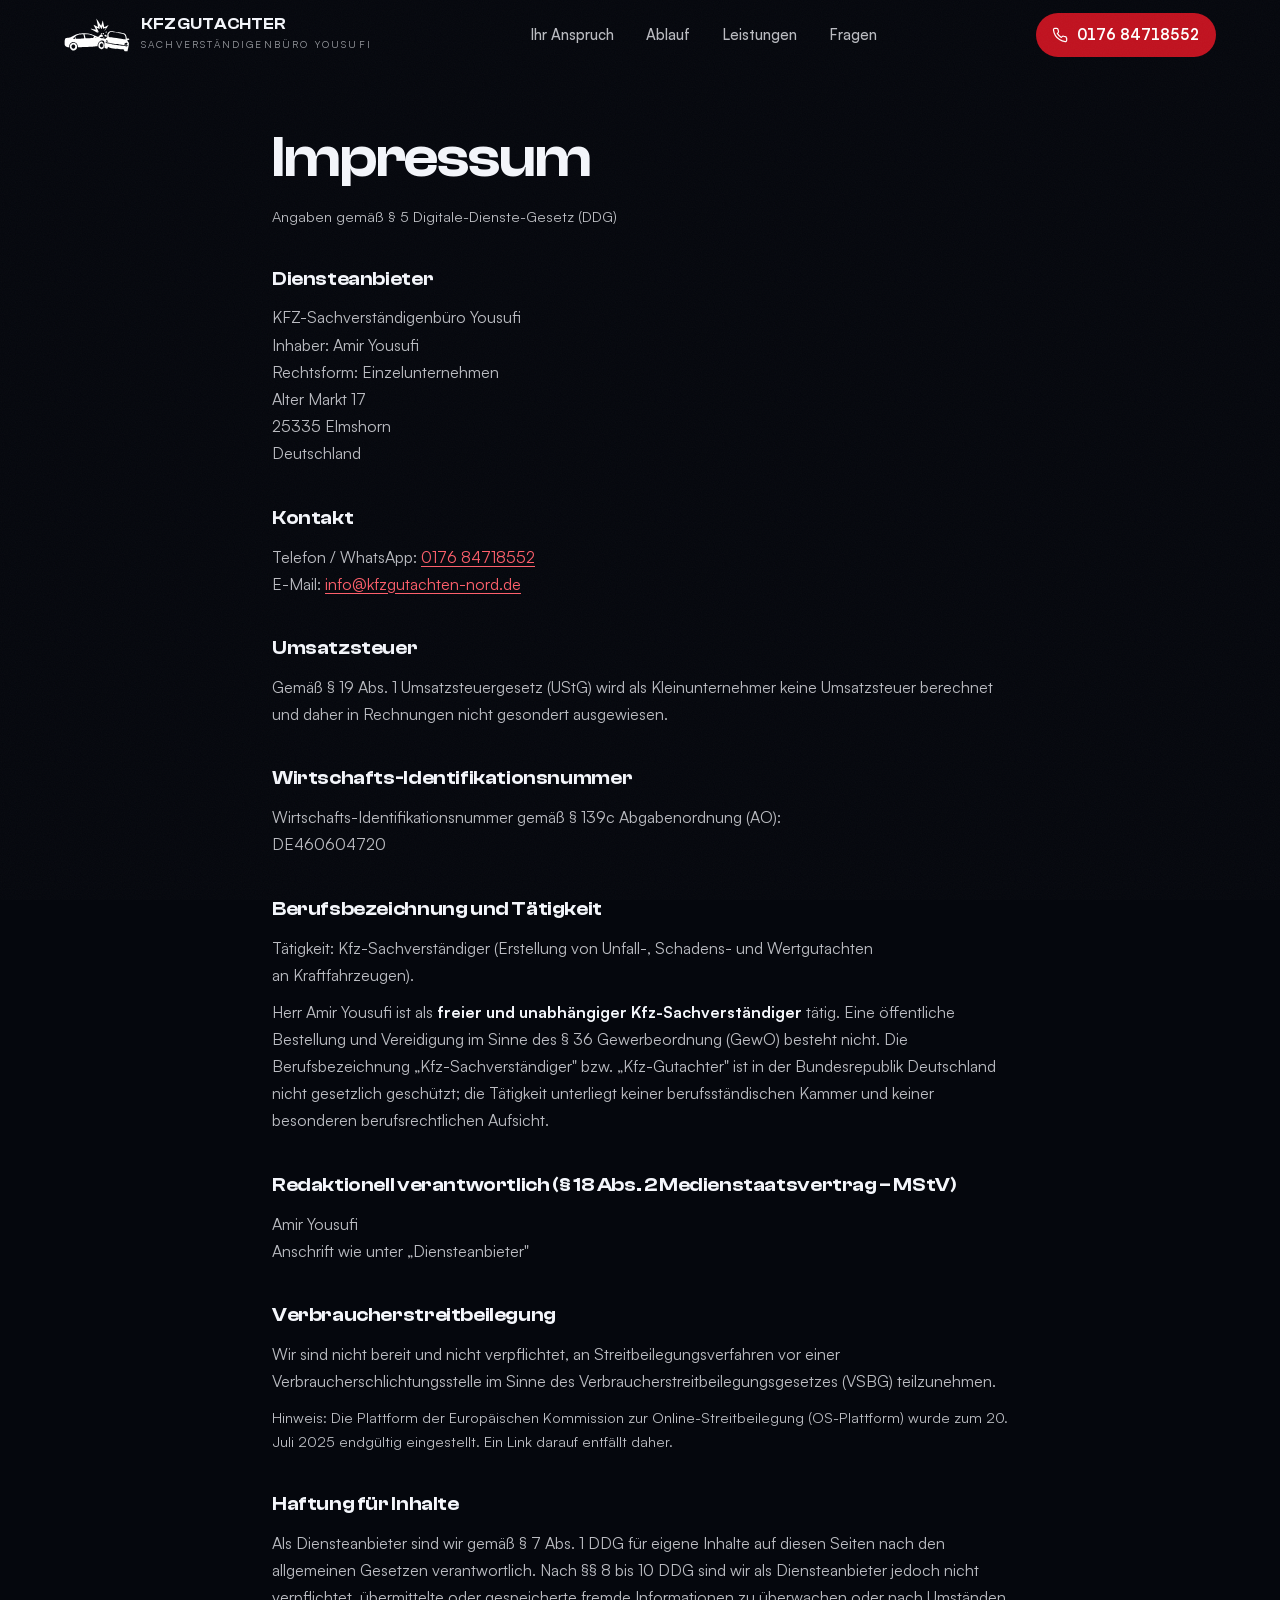
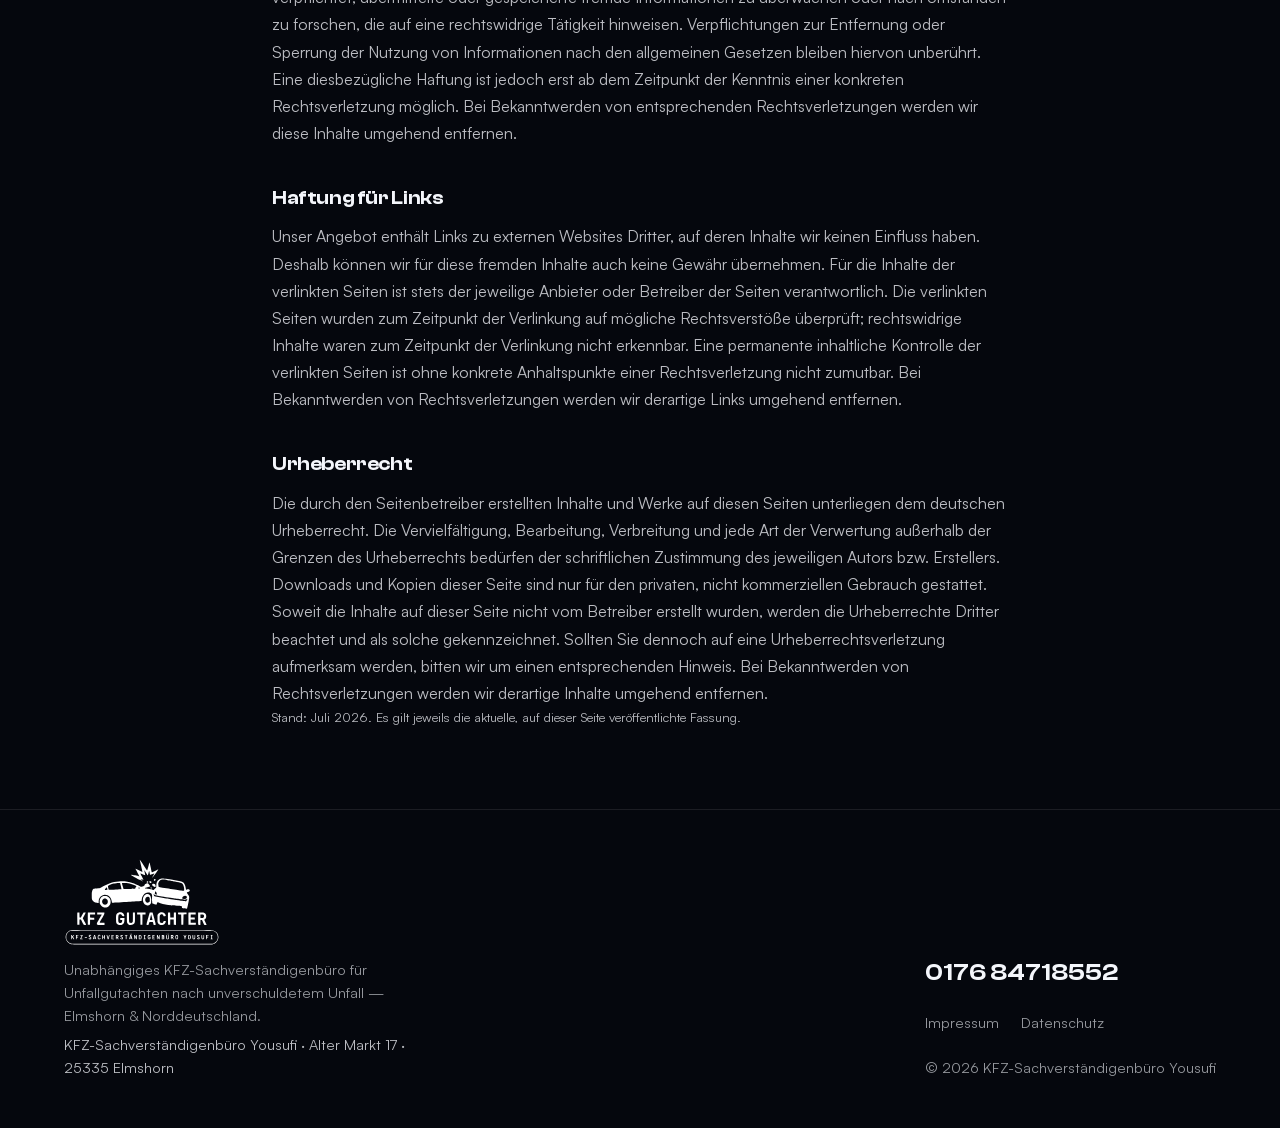
<file: variante-b/impressum.html>
<!DOCTYPE html>
<html lang="de">
<head>
  <meta charset="UTF-8" />
  <meta name="viewport" content="width=device-width, initial-scale=1" />
  <!-- Variante B (Entwurf): bei Übernahme als Hauptseite das komplette robots-Meta-Tag löschen -->
  <meta name="robots" content="noindex, nofollow" />
  <title>Impressum | KFZ-Gutachter Yousufi</title>
  <meta name="description" content="Impressum des KFZ-Sachverständigenbüros Yousufi, Alter Markt 17, 25335 Elmshorn." />
  <meta name="theme-color" content="#05070d" />
  <link rel="canonical" href="https://kfzgutachten-nord.de/impressum" />
  <link rel="icon" href="assets/favicon.svg" type="image/svg+xml" />
  <link rel="apple-touch-icon" href="assets/apple-touch-icon.png" />
  <meta property="og:type" content="website" />
  <meta property="og:url" content="https://kfzgutachten-nord.de/impressum" />
  <meta property="og:title" content="Unfall gehabt, keine Schuld? — KFZ-Gutachter Yousufi" />
  <meta property="og:description" content="Unabhängiges Unfallgutachten nach unverschuldetem Unfall. 24/7 erreichbar — die Kosten trägt die gegnerische Versicherung." />
  <meta property="og:image" content="https://kfzgutachten-nord.de/assets/og.jpg" />
  <meta name="twitter:card" content="summary_large_image" />
  <link rel="preload" href="assets/fonts/clash-display-700.woff2" as="font" type="font/woff2" crossorigin />
  <link rel="preload" href="assets/fonts/satoshi-400.woff2" as="font" type="font/woff2" crossorigin />
  <link rel="stylesheet" href="assets/b.css?v=2" />
  <script>document.documentElement.classList.add('js')</script>
  <script type="module" src="assets/b.js?v=2"></script>
</head>
<body>
  <a href="#main" class="skip">Zum Inhalt springen</a>

  <header class="nav">
    <div class="wrap nav-in">
      <a href="./" class="brand">
        <img src="assets/logo.svg" alt="" width="66" height="34" />
        <span><span class="brand-name">KFZ GUTACHTER</span><span class="brand-sub">Sachverständigenbüro Yousufi</span></span>
      </a>
      <nav class="nav-links" aria-label="Hauptnavigation">
        <a href="./#anspruch">Ihr Anspruch</a>
        <a href="./#ablauf">Ablauf</a>
        <a href="./#leistungen">Leistungen</a>
        <a href="./#fragen">Fragen</a>
      </nav>
      <a href="tel:+4917684718552" class="nav-call"><svg width="16" height="16" viewBox="0 0 24 24" fill="none" stroke="currentColor" stroke-width="1.8" stroke-linecap="round" stroke-linejoin="round" aria-hidden="true"><path d="M22 16.9v3a2 2 0 01-2.2 2 19.8 19.8 0 01-8.6-3 19.5 19.5 0 01-6-6 19.8 19.8 0 01-3-8.6A2 2 0 014.1 2h3a2 2 0 012 1.7c.1.9.3 1.8.6 2.6a2 2 0 01-.5 2.1L8 9.6a16 16 0 006 6l1.2-1.2a2 2 0 012.1-.5c.8.3 1.7.5 2.6.6a2 2 0 011.7 2z"/></svg><span class="lbl">Anrufen</span><span class="num tnum">0176 84718552</span></a>
    </div>
  </header>

  <main id="main" class="legal" tabindex="-1">
    <div class="legal-in">
    <h1 class="font-display text-5xl font-semibold tracking-tight text-navy-900 mb-3">Impressum</h1>
    <p class="text-navy-900/50 mb-10 text-sm">Angaben gemäß § 5 Digitale-Dienste-Gesetz (DDG)</p>

    <div class="space-y-8 text-navy-900/70 leading-relaxed">

      <div>
        <h2 class="font-display text-xl font-semibold text-navy-900 mb-2">Diensteanbieter</h2>
        <p>KFZ-Sachverständigenbüro Yousufi<br />
        Inhaber: Amir Yousufi<br />
        Rechtsform: Einzelunternehmen<br />
        Alter Markt 17<br />
        25335 Elmshorn<br />
        Deutschland</p>
      </div>

      <div>
        <h2 class="font-display text-xl font-semibold text-navy-900 mb-2">Kontakt</h2>
        <p>Telefon / WhatsApp: <a href="tel:+4917684718552" class="text-accent underline">0176 84718552</a><br />
        E-Mail: <a href="mailto:info@kfzgutachten-nord.de" class="text-accent underline">info@kfzgutachten-nord.de</a></p>
      </div>

      <div>
        <h2 class="font-display text-xl font-semibold text-navy-900 mb-2">Umsatzsteuer</h2>
        <p>Gemäß § 19 Abs. 1 Umsatzsteuergesetz (UStG) wird als Kleinunternehmer keine Umsatzsteuer berechnet und daher in Rechnungen nicht gesondert ausgewiesen.</p>
      </div>

      <div>
        <h2 class="font-display text-xl font-semibold text-navy-900 mb-2">Wirtschafts-Identifikationsnummer</h2>
        <p>Wirtschafts-Identifikationsnummer gemäß § 139c Abgabenordnung (AO):<br />
        DE460604720</p>
      </div>

      <div>
        <h2 class="font-display text-xl font-semibold text-navy-900 mb-2">Berufsbezeichnung und Tätigkeit</h2>
        <p>Tätigkeit: Kfz-Sachverständiger (Erstellung von Unfall-, Schadens- und Wertgutachten an Kraftfahrzeugen).</p>
        <p class="mt-2">Herr Amir Yousufi ist als <strong class="text-navy-900">freier und unabhängiger Kfz-Sachverständiger</strong> tätig. Eine öffentliche Bestellung und Vereidigung im Sinne des § 36 Gewerbeordnung (GewO) besteht nicht. Die Berufsbezeichnung „Kfz-Sachverständiger" bzw. „Kfz-Gutachter" ist in der Bundesrepublik Deutschland nicht gesetzlich geschützt; die Tätigkeit unterliegt keiner berufsständischen Kammer und keiner besonderen berufsrechtlichen Aufsicht.</p>
      </div>

      <div>
        <h2 class="font-display text-xl font-semibold text-navy-900 mb-2">Redaktionell verantwortlich (§ 18 Abs. 2 Medienstaatsvertrag – MStV)</h2>
        <p>Amir Yousufi<br /><span class="text-navy-900/50">Anschrift wie unter „Diensteanbieter"</span></p>
      </div>

      <div>
        <h2 class="font-display text-xl font-semibold text-navy-900 mb-2">Verbraucherstreitbeilegung</h2>
        <p>Wir sind nicht bereit und nicht verpflichtet, an Streitbeilegungsverfahren vor einer Verbraucherschlichtungsstelle im Sinne des Verbraucherstreitbeilegungsgesetzes (VSBG) teilzunehmen.</p>
        <p class="mt-2 text-sm text-navy-900/50">Hinweis: Die Plattform der Europäischen Kommission zur Online-Streitbeilegung (OS-Plattform) wurde zum 20. Juli 2025 endgültig eingestellt. Ein Link darauf entfällt daher.</p>
      </div>

      <div>
        <h2 class="font-display text-xl font-semibold text-navy-900 mb-2">Haftung für Inhalte</h2>
        <p>Als Diensteanbieter sind wir gemäß § 7 Abs. 1 DDG für eigene Inhalte auf diesen Seiten nach den allgemeinen Gesetzen verantwortlich. Nach §§ 8 bis 10 DDG sind wir als Diensteanbieter jedoch nicht verpflichtet, übermittelte oder gespeicherte fremde Informationen zu überwachen oder nach Umständen zu forschen, die auf eine rechtswidrige Tätigkeit hinweisen. Verpflichtungen zur Entfernung oder Sperrung der Nutzung von Informationen nach den allgemeinen Gesetzen bleiben hiervon unberührt. Eine diesbezügliche Haftung ist jedoch erst ab dem Zeitpunkt der Kenntnis einer konkreten Rechtsverletzung möglich. Bei Bekanntwerden von entsprechenden Rechtsverletzungen werden wir diese Inhalte umgehend entfernen.</p>
      </div>

      <div>
        <h2 class="font-display text-xl font-semibold text-navy-900 mb-2">Haftung für Links</h2>
        <p>Unser Angebot enthält Links zu externen Websites Dritter, auf deren Inhalte wir keinen Einfluss haben. Deshalb können wir für diese fremden Inhalte auch keine Gewähr übernehmen. Für die Inhalte der verlinkten Seiten ist stets der jeweilige Anbieter oder Betreiber der Seiten verantwortlich. Die verlinkten Seiten wurden zum Zeitpunkt der Verlinkung auf mögliche Rechtsverstöße überprüft; rechtswidrige Inhalte waren zum Zeitpunkt der Verlinkung nicht erkennbar. Eine permanente inhaltliche Kontrolle der verlinkten Seiten ist ohne konkrete Anhaltspunkte einer Rechtsverletzung nicht zumutbar. Bei Bekanntwerden von Rechtsverletzungen werden wir derartige Links umgehend entfernen.</p>
      </div>

      <div>
        <h2 class="font-display text-xl font-semibold text-navy-900 mb-2">Urheberrecht</h2>
        <p>Die durch den Seitenbetreiber erstellten Inhalte und Werke auf diesen Seiten unterliegen dem deutschen Urheberrecht. Die Vervielfältigung, Bearbeitung, Verbreitung und jede Art der Verwertung außerhalb der Grenzen des Urheberrechts bedürfen der schriftlichen Zustimmung des jeweiligen Autors bzw. Erstellers. Downloads und Kopien dieser Seite sind nur für den privaten, nicht kommerziellen Gebrauch gestattet. Soweit die Inhalte auf dieser Seite nicht vom Betreiber erstellt wurden, werden die Urheberrechte Dritter beachtet und als solche gekennzeichnet. Sollten Sie dennoch auf eine Urheberrechtsverletzung aufmerksam werden, bitten wir um einen entsprechenden Hinweis. Bei Bekanntwerden von Rechtsverletzungen werden wir derartige Inhalte umgehend entfernen.</p>
      </div>

      <p class="text-xs text-navy-900/40 pt-4 border-t border-navy-900/10">Stand: <span data-monthyear>Juli 2026</span>. Es gilt jeweils die aktuelle, auf dieser Seite veröffentlichte Fassung.</p>
    </div>
  </div>
  </main>

  <footer class="foot">
    <div class="wrap foot-in">
      <div>
        <img src="assets/logo-full.svg" alt="KFZ Gutachter — Sachverständigenbüro Yousufi" width="156" height="88" loading="lazy" />
        <p>Unabhängiges KFZ-Sachverständigenbüro für Unfallgutachten nach unverschuldetem Unfall — Elmshorn &amp; Norddeutschland.</p>
        <p class="foot-nap">KFZ-Sachverständigenbüro Yousufi · Alter Markt 17 · 25335 Elmshorn</p>
      </div>
      <div>
        <a href="tel:+4917684718552" class="foot-phone tnum">0176 84718552</a>
        <nav aria-label="Rechtliches"><a href="impressum">Impressum</a><a href="datenschutz">Datenschutz</a></nav>
        <p>© <span data-year>2026</span> KFZ-Sachverständigenbüro Yousufi</p>
      </div>
    </div>
  </footer>

  <nav class="abar" aria-label="Schnellkontakt">
    <a class="a-call" href="tel:+4917684718552"><svg width="18" height="18" viewBox="0 0 24 24" fill="none" stroke="currentColor" stroke-width="1.8" stroke-linecap="round" stroke-linejoin="round" aria-hidden="true"><path d="M22 16.9v3a2 2 0 01-2.2 2 19.8 19.8 0 01-8.6-3 19.5 19.5 0 01-6-6 19.8 19.8 0 01-3-8.6A2 2 0 014.1 2h3a2 2 0 012 1.7c.1.9.3 1.8.6 2.6a2 2 0 01-.5 2.1L8 9.6a16 16 0 006 6l1.2-1.2a2 2 0 012.1-.5c.8.3 1.7.5 2.6.6a2 2 0 011.7 2z"/></svg>Anrufen</a>
    <a class="a-wa" href="https://wa.me/4917684718552?text=Hallo%2C%20ich%20hatte%20einen%20Unfall%20und%20m%C3%B6chte%20ein%20Unfallgutachten%20anfragen." target="_blank" rel="noopener"><svg width="18" height="18" viewBox="0 0 16 16" fill="currentColor" aria-hidden="true"><path d="M13.601 2.326A7.85 7.85 0 0 0 7.994 0C3.627 0 .068 3.558.064 7.926c0 1.399.366 2.76 1.057 3.965L0 16l4.204-1.102a7.9 7.9 0 0 0 3.79.965h.004c4.368 0 7.926-3.558 7.93-7.93A7.9 7.9 0 0 0 13.6 2.326zM7.994 14.521a6.6 6.6 0 0 1-3.356-.92l-.24-.144-2.494.654.666-2.433-.156-.251a6.56 6.56 0 0 1-1.007-3.505c0-3.626 2.957-6.584 6.591-6.584a6.56 6.56 0 0 1 4.66 1.931 6.56 6.56 0 0 1 1.928 4.66c-.004 3.639-2.961 6.592-6.592 6.592m3.615-4.934c-.197-.099-1.17-.578-1.353-.646-.182-.065-.315-.099-.445.099-.133.197-.513.646-.627.775-.114.133-.232.148-.43.05-.197-.1-.836-.308-1.592-.985-.59-.525-.985-1.175-1.103-1.372-.114-.198-.011-.304.088-.403.087-.088.197-.232.296-.346.1-.114.133-.198.198-.33.065-.134.034-.248-.015-.347-.05-.099-.445-1.076-.612-1.47-.16-.389-.323-.335-.445-.34-.114-.007-.247-.007-.38-.007a.73.73 0 0 0-.529.247c-.182.198-.691.677-.691 1.654s.71 1.916.81 2.049c.098.133 1.394 2.132 3.383 2.992.47.205.84.326 1.129.418.475.152.904.129 1.246.08.38-.058 1.171-.48 1.338-.943.164-.464.164-.86.114-.943-.049-.084-.182-.133-.38-.232"/></svg>WhatsApp<span class="sr-only"> (öffnet in neuem Tab)</span></a>
  </nav>
</body>
</html>
</file>
<file: variante-b/assets/b.css>
/* ==========================================================================
   KFZ-Gutachter Yousufi — Variante B „Nachtlicht“
   Dunkel, filmisch, Kontakt zuerst. Vanilla CSS, Mobile First, keine Build-Tools.
   ========================================================================== */

/* Schriften: selbst gehostet (DSGVO, keine Anfrage an Dritte) */
@font-face { font-family: 'Clash Display'; src: url('fonts/clash-display-500.woff2') format('woff2'); font-weight: 500; font-display: swap; }
@font-face { font-family: 'Clash Display'; src: url('fonts/clash-display-600.woff2') format('woff2'); font-weight: 600; font-display: swap; }
@font-face { font-family: 'Clash Display'; src: url('fonts/clash-display-700.woff2') format('woff2'); font-weight: 700; font-display: swap; }
@font-face { font-family: 'Satoshi'; src: url('fonts/satoshi-400.woff2') format('woff2'); font-weight: 400; font-display: swap; }
@font-face { font-family: 'Satoshi'; src: url('fonts/satoshi-500.woff2') format('woff2'); font-weight: 500; font-display: swap; }
@font-face { font-family: 'Satoshi'; src: url('fonts/satoshi-700.woff2') format('woff2'); font-weight: 700; font-display: swap; }

:root {
  /* Flächen: tiefes Nacht-Navy statt reinem Schwarz */
  --bg: #05070d;
  --bg-2: #0a0f1c;
  --bg-3: #0e1526;
  --surface: rgba(255, 255, 255, 0.04);
  --surface-2: rgba(255, 255, 255, 0.07);
  --line: rgba(255, 255, 255, 0.09);
  --line-2: rgba(255, 255, 255, 0.16);
  /* Text (Kontrast auf --bg: 17:1 / 11:1 / 7:1) */
  --text: #f4f6fb;
  --text-2: rgba(244, 246, 251, 0.76);
  --text-3: rgba(244, 246, 251, 0.6);
  /* Marke + Licht */
  --red: #e63946;
  --red-deep: #c1121f;
  --red-press: #a50f1a;
  --red-soft: #ff5f6b;
  --blue: #4c8dff;
  --amber: #ffb238;
  --wa: #179a4f;
  --wa-bar: #0f7d40;
  --focus: #ffb238;
  /* Form + Bewegung */
  --r-s: 0.8rem;
  --r-m: 1.25rem;
  --r-l: 1.75rem;
  --ease: cubic-bezier(0.16, 1, 0.3, 1);
  --font-display: 'Clash Display', 'Satoshi', system-ui, sans-serif;
  --font-body: 'Satoshi', system-ui, -apple-system, sans-serif;
  --wrap: 72rem;
  --gutter: 1.25rem;
}

*, *::before, *::after { box-sizing: border-box; }
html { -webkit-text-size-adjust: 100%; color-scheme: dark; }
@media (prefers-reduced-motion: no-preference) { html { scroll-behavior: smooth; } }
body {
  margin: 0;
  background: var(--bg);
  color: var(--text);
  font: 400 1rem/1.6 var(--font-body);
  overflow-x: hidden;
  -webkit-font-smoothing: antialiased;
  text-rendering: optimizeLegibility;
}
/* Feines Korn gegen „digitale“ Flächen */
body::after {
  content: "";
  position: fixed;
  inset: 0;
  z-index: 70;
  pointer-events: none;
  opacity: 0.035;
  background-image: url("data:image/svg+xml,%3Csvg xmlns='http://www.w3.org/2000/svg' width='120' height='120'%3E%3Cfilter id='n'%3E%3CfeTurbulence type='fractalNoise' baseFrequency='0.85' numOctaves='3' stitchTiles='stitch'/%3E%3C/filter%3E%3Crect width='100%25' height='100%25' filter='url(%23n)'/%3E%3C/svg%3E");
}
img, svg, canvas { display: block; max-width: 100%; }
a { color: inherit; text-decoration: none; }
h1, h2, h3, p, ul, ol, figure { margin: 0; }
ul, ol { padding: 0; list-style: none; }
h1, h2, h3 { font-family: var(--font-display); font-weight: 600; letter-spacing: -0.02em; text-wrap: balance; }
p { text-wrap: pretty; }
strong { font-weight: 700; }
::selection { background: var(--red-deep); color: #fff; }
:focus-visible { outline: 2px solid var(--focus); outline-offset: 3px; border-radius: 8px; }
html { scroll-padding-top: 6rem; }
@media (max-width: 1023px) { html { scroll-padding-top: 8rem; } }
@media (max-width: 767px) { html { scroll-padding-bottom: 5.5rem; } }
main:focus { outline: none; }
.tnum { font-variant-numeric: tabular-nums; }
.sr-only { position: absolute; width: 1px; height: 1px; padding: 0; margin: -1px; overflow: hidden; clip: rect(0, 0, 0, 0); white-space: nowrap; border: 0; }
.skip {
  position: fixed; left: 12px; top: -64px; z-index: 100;
  padding: 0.7rem 1.1rem; border-radius: 999px;
  background: var(--red-deep); color: #fff; font-weight: 700;
  transition: top 0.2s var(--ease);
}
.skip:focus { top: 12px; }

.wrap { width: min(100% - 2 * var(--gutter), var(--wrap)); margin-inline: auto; }
.section { position: relative; padding-block: clamp(4.5rem, 11vw, 8.5rem); }

/* ---- Typo-Bausteine ---------------------------------------------------- */
.kicker {
  display: flex; align-items: center; gap: 0.85rem;
  margin-bottom: 1.2rem;
  font-size: 0.72rem; font-weight: 700; letter-spacing: 0.24em; text-transform: uppercase;
  color: var(--text-3);
}
.kicker b { font-family: var(--font-display); font-weight: 600; font-size: 0.95rem; letter-spacing: 0.08em; color: var(--red-soft); }
.kicker i { width: 3rem; height: 1px; background: linear-gradient(90deg, var(--red), transparent); }
.h2 { font-size: clamp(2.1rem, 6.6vw, 4.25rem); line-height: 1.02; }
.h2 em { font-style: normal; color: var(--red-soft); }
.lead { margin-top: 1rem; font-size: clamp(1.05rem, 1.7vw, 1.22rem); line-height: 1.55; color: var(--text-2); max-width: 38rem; }
.note { margin-top: 1rem; font-size: 0.85rem; color: var(--text-3); }

/* ---- Große Kontakt-Buttons -------------------------------------------- */
.cta-row { display: grid; gap: 0.75rem; }
@media (min-width: 560px) { .cta-row { grid-template-columns: 1fr 1fr; max-width: 40rem; } }
.cta {
  position: relative; isolation: isolate; overflow: hidden;
  display: flex; align-items: center; gap: 0.9rem;
  min-height: 4.25rem; padding: 0.7rem 1.3rem 0.7rem 0.7rem;
  border-radius: var(--r-m);
  color: #fff; font-weight: 700; text-align: left;
  transition: transform 0.45s var(--ease), background-color 0.3s var(--ease), border-color 0.3s var(--ease);
}
.cta:hover { transform: translateY(-2px); }
.cta:active { transform: scale(0.97); }
.cta-ico { flex: none; display: grid; place-items: center; width: 2.9rem; height: 2.9rem; border-radius: 0.95rem; }
.cta-txt { display: flex; flex-direction: column; min-width: 0; line-height: 1.2; }
.cta-txt strong { font-size: 1.08rem; letter-spacing: -0.01em; }
.cta-txt small { font-size: 0.82rem; font-weight: 500; color: #fff; opacity: 0.88; }
.cta--call { background: var(--red-deep); box-shadow: 0 20px 44px -22px rgba(230, 57, 70, 0.9); }
.cta--call::before {
  content: ""; position: absolute; inset: 0; z-index: -1;
  background: linear-gradient(110deg, transparent 35%, rgba(255, 255, 255, 0.24) 50%, transparent 65%);
  transform: translateX(-110%);
  transition: transform 0.9s var(--ease);
}
.cta--call:hover { background: var(--red-press); }
.cta--call:hover::before { transform: translateX(110%); }
.cta--call .cta-ico { background: rgba(255, 255, 255, 0.16); }
.cta--wa { background: var(--surface-2); border: 1px solid var(--line-2); }
.cta--wa:hover { background: rgba(255, 255, 255, 0.11); border-color: rgba(255, 255, 255, 0.26); }
.cta--wa .cta-ico { background: var(--wa); }
.cta--sm { min-height: 3.4rem; padding: 0.5rem 1.1rem 0.5rem 0.5rem; border-radius: 1rem; }
.cta--sm .cta-ico { width: 2.4rem; height: 2.4rem; border-radius: 0.8rem; }
.cta--sm .cta-txt strong { font-size: 0.98rem; }
@media (prefers-reduced-motion: no-preference) {
  .cta--call .cta-ico svg { animation: ring 3.6s var(--ease) 2s infinite; }
}
@keyframes ring {
  0%, 80%, 100% { transform: rotate(0); }
  83% { transform: rotate(-14deg); }
  86% { transform: rotate(12deg); }
  89% { transform: rotate(-8deg); }
  92% { transform: rotate(5deg); }
}

/* ---- Navigation -------------------------------------------------------- */
.nav {
  position: fixed; inset: 0 0 auto; z-index: 50;
  padding-block: 0.8rem;
  transition: transform 0.5s var(--ease), background-color 0.4s var(--ease), border-color 0.4s var(--ease);
  border-bottom: 1px solid transparent;
}
.nav.is-solid {
  background: rgba(5, 7, 13, 0.74);
  -webkit-backdrop-filter: blur(16px) saturate(1.3);
  backdrop-filter: blur(16px) saturate(1.3);
  border-bottom-color: var(--line);
}
.nav.is-hidden { transform: translateY(-110%); }
.nav-in { display: flex; align-items: center; justify-content: space-between; gap: 1rem; }
.brand { display: flex; align-items: center; gap: 0.7rem; min-height: 44px; }
.brand img { height: 2.1rem; width: auto; }
.brand-name { display: block; font-family: var(--font-display); font-weight: 600; font-size: 1rem; line-height: 1; letter-spacing: -0.01em; }
.brand-sub { display: block; margin-top: 0.3rem; font-size: 0.62rem; letter-spacing: 0.22em; text-transform: uppercase; color: var(--text-3); }
.nav-links { display: none; }
@media (min-width: 960px) {
  .nav-links { display: flex; gap: 2rem; font-size: 0.92rem; font-weight: 500; color: var(--text-2); }
  .nav-links a { padding-block: 0.6rem; transition: color 0.25s var(--ease); }
  .nav-links a:hover { color: var(--text); }
}
.nav-call {
  display: inline-flex; align-items: center; gap: 0.55rem;
  min-height: 44px; padding: 0.55rem 1.05rem;
  border-radius: 999px; background: var(--red-deep); color: #fff;
  font-weight: 700; font-size: 0.92rem;
  transition: background-color 0.3s var(--ease), transform 0.3s var(--ease);
}
.nav-call:hover { background: var(--red-press); }
.nav-call .num { display: none; }
@media (min-width: 640px) { .nav-call .num { display: inline; } .nav-call .lbl { display: none; } }

/* ---- Einstieg: Kontakt zuerst ----------------------------------------- */
.hero {
  position: relative; isolation: isolate; overflow: hidden;
  min-height: 100vh;
  min-height: 100svh;
  display: flex; align-items: center;
  padding: 5.75rem 0 4.5rem;
}
.hero::before {
  /* Raum: oben etwas heller, unten Boden — kein Glow hinter dem Logo */
  content: ""; position: absolute; inset: 0; z-index: -2;
  background:
    linear-gradient(180deg, rgba(14, 21, 38, 0.9) 0%, rgba(5, 7, 13, 0) 55%),
    linear-gradient(0deg, rgba(5, 7, 13, 1) 0%, rgba(5, 7, 13, 0) 30%);
}
.hero-grid { display: grid; gap: 1.1rem; }
@media (min-width: 1024px) {
  .hero { padding-top: 7rem; }
  .hero-grid { grid-template-columns: minmax(0, 1.12fr) minmax(0, 0.88fr); align-items: center; gap: 1.5rem; }
}
.emblem { position: relative; order: -1; height: 9rem; height: clamp(7.5rem, 19svh, 12rem); margin-inline: -1rem; }
@media (min-width: 1024px) { .emblem { order: 0; height: auto; aspect-ratio: 1.35; margin: 0 -2rem 0 0; } }
.emblem canvas { position: absolute; inset: 0; width: 100%; height: 100%; }
.emblem-fallback {
  position: absolute; left: 50%; top: 46%;
  width: 62%; height: auto;
  transform: translate(-50%, -50%);
  filter: brightness(0) drop-shadow(0 0 1.5px rgba(255, 210, 200, 0.9)) drop-shadow(-10px 0 18px rgba(76, 141, 255, 0.5)) drop-shadow(10px 0 18px rgba(230, 57, 70, 0.55));
}
.emblem.is-lit .emblem-fallback { visibility: hidden; }

.live {
  display: inline-flex; align-items: center; gap: 0.6rem;
  padding: 0.45rem 0.95rem 0.45rem 0.75rem;
  border-radius: 999px; border: 1px solid var(--line); background: var(--surface);
  font-size: 0.68rem; font-weight: 700; letter-spacing: 0.2em; text-transform: uppercase;
  color: var(--text-2);
}
.live-dot { position: relative; width: 8px; height: 8px; border-radius: 50%; background: #2ecc71; flex: none; }
.live-dot::after {
  content: ""; position: absolute; inset: -5px; border-radius: 50%;
  border: 1px solid rgba(46, 204, 113, 0.65);
  animation: live 2.2s ease-out infinite;
}
@keyframes live { 0% { transform: scale(0.5); opacity: 1; } 100% { transform: scale(1.5); opacity: 0; } }

.h1 {
  margin-top: 1rem;
  font-weight: 700; text-transform: uppercase;
  font-size: clamp(2.1rem, 9vw, 4.6rem);
  line-height: 0.92; letter-spacing: -0.035em;
}
.h1-line { display: block; }
@media (min-width: 1024px) { .h1 { font-size: min(4.25rem, 5.5vw); } }
.h1-sub {
  display: block; margin-top: 0.65rem;
  font-size: clamp(1.4rem, 4.8vw, 2.3rem); line-height: 1.08;
  font-weight: 600; text-transform: none; letter-spacing: -0.02em;
  color: var(--red-soft);
}
.hero .lead { margin-top: 1rem; }
.hero .cta-row { margin-top: 1.5rem; }
.trust { margin-top: 1.35rem; display: flex; flex-wrap: wrap; gap: 0.55rem 1.4rem; font-size: 0.9rem; color: var(--text-3); }
.trust li { display: flex; align-items: center; gap: 0.5rem; }
.trust svg { color: var(--red-soft); flex: none; }

/* Kleine Viewports (iPhone SE & Co.): Buttons bleiben im ersten Bildschirm */
@media (max-height: 720px) and (max-width: 1023px) {
  .hero { padding-top: 5rem; }
  .emblem { height: 13vh; height: 13svh; }
  .h1 { margin-top: 0.75rem; font-size: clamp(2.1rem, 9.4vw, 2.6rem); }
  .h1-sub { margin-top: 0.45rem; font-size: 1.3rem; }
  .hero .lead { font-size: 1rem; margin-top: 0.75rem; }
  .hero .cta-row { margin-top: 1.1rem; }
}

/* Laufband am Fuß des Einstiegs */
.ticker {
  position: absolute; inset: auto 0 1.1rem; z-index: 1;
  display: flex; overflow: hidden;
  -webkit-mask-image: linear-gradient(90deg, transparent, #000 12%, #000 88%, transparent);
  mask-image: linear-gradient(90deg, transparent, #000 12%, #000 88%, transparent);
  font-size: 0.7rem; font-weight: 700; letter-spacing: 0.26em; text-transform: uppercase; color: var(--text-3);
}
.ticker-track { flex: none; display: flex; min-width: 100%; justify-content: space-around; gap: 2.2rem; padding-right: 2.2rem; white-space: nowrap; animation: slide 38s linear infinite; }
.ticker-track span:nth-child(even) { color: var(--red-soft); }
@keyframes slide { to { transform: translateX(-100%); } }

/* ---- 01 Problem: Aussage, die beim Scrollen aufleuchtet ---------------- */
.statement { font-family: var(--font-display); font-weight: 600; font-size: clamp(2rem, 6.4vw, 4.6rem); line-height: 1.04; letter-spacing: -0.03em; max-width: 60rem; }
html.js-ok .statement .w { color: var(--text-3); transition: color 0.55s var(--ease); }
html.js-ok .statement .w.on { color: var(--text); }
.statement .hl, html.js-ok .statement .hl.on { color: var(--red-soft); }

.vs { margin-top: clamp(2.5rem, 6vw, 4rem); display: grid; gap: 1rem; }
@media (min-width: 768px) { .vs { grid-template-columns: 1fr 1fr; gap: 1.25rem; } }
.vs-card { padding: clamp(1.4rem, 3vw, 2rem); border-radius: var(--r-l); border: 1px solid var(--line); background: var(--surface); }
.vs-card--you {
  border-color: rgba(230, 57, 70, 0.38);
  background: linear-gradient(160deg, rgba(193, 18, 31, 0.24), rgba(193, 18, 31, 0.04) 62%), var(--bg-2);
}
.vs-label { font-size: 0.72rem; font-weight: 700; letter-spacing: 0.2em; text-transform: uppercase; color: var(--text-3); }
.vs-card--you .vs-label { color: var(--red-soft); }
.vs-title { margin-top: 0.6rem; font-size: clamp(1.35rem, 2.6vw, 1.75rem); line-height: 1.15; }
.vs-list { margin-top: 1.1rem; display: grid; gap: 0.6rem; font-size: 0.95rem; color: var(--text-2); }
.vs-list li { display: flex; gap: 0.6rem; align-items: flex-start; }
.vs-list svg { flex: none; margin-top: 0.2rem; }
.vs-amount { margin-top: 1.4rem; display: flex; align-items: baseline; justify-content: space-between; gap: 1rem; }
.vs-amount span { font-size: 0.85rem; color: var(--text-3); }
.vs-amount strong { font-family: var(--font-display); font-weight: 600; font-size: clamp(1.6rem, 4vw, 2.2rem); }
.vs-card--you .vs-amount strong { color: var(--red-soft); }
.bar { margin-top: 0.7rem; height: 0.55rem; border-radius: 999px; background: rgba(255, 255, 255, 0.08); overflow: hidden; }
.bar i { display: block; height: 100%; border-radius: inherit; transform-origin: left; background: rgba(255, 255, 255, 0.35); transform: scaleX(var(--w, 1)); }
.bar--ins i { --w: 0.826; }
.vs-card--you .bar i { background: linear-gradient(90deg, var(--red-deep), var(--red-soft)); }
html.js-ok .bar i { transform: scaleX(0); transition: transform 1.5s var(--ease) 0.2s; }
html.js-ok .in .bar i { transform: scaleX(var(--w, 1)); }
.plus { margin-top: 1rem; display: inline-flex; align-items: center; gap: 0.5rem; padding: 0.4rem 0.8rem; border-radius: 999px; background: rgba(230, 57, 70, 0.14); color: #ffd9dc; font-size: 0.85rem; font-weight: 700; }

/* ---- 02 Schaden-Scan (Sticky-Story) ------------------------------------ */
.scan { margin-top: clamp(2rem, 5vw, 3.5rem); display: grid; grid-template-columns: minmax(0, 1fr); gap: 1.25rem; }
@media (min-width: 1024px) { .scan { grid-template-columns: minmax(0, 1.05fr) minmax(0, 0.95fr); gap: 3.5rem; align-items: start; } }
.scan-panel {
  position: sticky; top: 4.6rem; z-index: 2;
  padding: 0.9rem 1rem 1rem;
  border-radius: var(--r-l); border: 1px solid var(--line);
  background: rgba(10, 15, 28, 0.88);
  -webkit-backdrop-filter: blur(14px);
  backdrop-filter: blur(14px);
}
@media (min-width: 1024px) { .scan-panel { top: 7rem; padding: 1.6rem 1.7rem 1.8rem; } }
.scan-car { width: 100%; height: auto; max-height: 5.75rem; margin-inline: auto; }
@media (min-width: 1024px) { .scan-car { max-height: none; } }
.bp { fill: none; stroke: rgba(255, 255, 255, 0.62); stroke-width: 1.6; stroke-linecap: round; stroke-linejoin: round; }
.bp--faint { stroke: rgba(255, 255, 255, 0.28); stroke-width: 1.2; }
.bp--accent { stroke: var(--red-soft); stroke-width: 1.4; }
html.js-ok .bp { stroke-dasharray: 1; stroke-dashoffset: 1; transition: stroke-dashoffset 1.8s var(--ease) var(--bpd, 0s); }
html.js-ok .in .bp { stroke-dashoffset: 0; }
.hs circle { fill: var(--red); }
.hs .hs-ring { fill: none; stroke: var(--red-soft); stroke-width: 1.5; transform-box: fill-box; transform-origin: center; }
html.js-ok .hs { opacity: 0.22; transition: opacity 0.5s var(--ease); }
html.js-ok .hs.on { opacity: 1; }
@media (prefers-reduced-motion: no-preference) { .hs.on .hs-ring { animation: pulse 1.8s ease-out infinite; } }
@keyframes pulse { 0% { transform: scale(1); opacity: 1; } 100% { transform: scale(2.6); opacity: 0; } }
.scan-total { margin-top: 0.6rem; display: flex; align-items: baseline; justify-content: space-between; gap: 1rem; border-top: 1px solid var(--line); padding-top: 0.75rem; }
.scan-total span { font-size: 0.78rem; font-weight: 700; letter-spacing: 0.14em; text-transform: uppercase; color: var(--text-3); }
.scan-total strong { font-family: var(--font-display); font-weight: 600; font-size: clamp(1.7rem, 6vw, 2.8rem); line-height: 1; color: var(--red-soft); font-variant-numeric: tabular-nums; }
.scan-hint { margin-top: 0.4rem; font-size: 0.78rem; color: var(--text-3); }
.scan-steps { display: grid; gap: 0.85rem; }
.scan-step {
  padding: 1.25rem 1.3rem; border-radius: var(--r-m);
  border: 1px solid var(--line); background: var(--surface);
  transition: opacity 0.5s var(--ease), border-color 0.5s var(--ease), background-color 0.5s var(--ease);
}
html.js-ok .scan-step.is-active { opacity: 1; border-color: rgba(230, 57, 70, 0.45); background: rgba(230, 57, 70, 0.08); }
html.js-ok .scan-step:not(.is-active):not(.is-done) .amt { color: var(--text-3); }
.scan-step-head { display: flex; flex-wrap: wrap; align-items: baseline; justify-content: space-between; gap: 0.15rem 1rem; }
.scan-step .amt { margin-left: auto; }
.scan-step h3 { font-size: 1.2rem; }
.scan-step .amt { font-family: var(--font-display); font-weight: 600; font-size: 1.15rem; white-space: nowrap; }
.scan-step p { margin-top: 0.35rem; font-size: 0.93rem; color: var(--text-2); }
.scan-step--final { border-color: rgba(46, 204, 113, 0.35); background: rgba(46, 204, 113, 0.07); }
html.js-ok .scan-step--final.is-active { border-color: rgba(46, 204, 113, 0.6); background: rgba(46, 204, 113, 0.12); }
.scan-step--final .amt { color: #6ee59b; }
.scan-step .cta-row { margin-top: 1.1rem; }
@media (min-width: 1024px) { .scan-steps { padding-block: 4rem 10vh; gap: 1.1rem; } .scan-step { padding: 1.6rem 1.7rem; } }

/* ---- 03 Ablauf --------------------------------------------------------- */
.steps { position: relative; margin-top: clamp(2.5rem, 6vw, 4rem); display: grid; gap: 1rem; }
@media (min-width: 900px) { .steps { grid-template-columns: repeat(4, minmax(0, 1fr)); gap: 1.1rem; padding-top: 1.75rem; } }
@media (min-width: 900px) {
  .steps::before, .steps::after { content: ""; position: absolute; left: 0; right: 0; top: 0; height: 2px; border-radius: 2px; }
  .steps::before { background: var(--line); }
  .steps::after { transform-origin: left; transform: scaleX(var(--p, 1)); background: linear-gradient(90deg, var(--red-deep), var(--amber)); transition: transform 1.2s var(--ease); }
  html.js-ok .steps::after { transform: scaleX(var(--p, 0)); }
}
.step { position: relative; padding: 1.5rem 1.4rem 1.6rem; border-radius: var(--r-l); border: 1px solid var(--line); background: var(--surface); }
.step-n { font-family: var(--font-display); font-weight: 700; font-size: 3rem; line-height: 1; color: transparent; -webkit-text-stroke: 1px rgba(255, 255, 255, 0.4); }
.step h3 { margin-top: 1rem; font-size: 1.25rem; }
.step p { margin-top: 0.5rem; font-size: 0.93rem; color: var(--text-2); }
.step-tag { margin-top: 1rem; font-size: 0.7rem; font-weight: 700; letter-spacing: 0.16em; text-transform: uppercase; color: var(--red-soft); }
.step--last { border-color: rgba(230, 57, 70, 0.35); background: linear-gradient(160deg, rgba(193, 18, 31, 0.18), transparent 70%), var(--surface); }
.step--last .step-n { -webkit-text-stroke-color: var(--red-soft); }

/* ---- 04 Leistungen ----------------------------------------------------- */
.feature {
  margin-top: clamp(2.5rem, 6vw, 3.5rem);
  display: grid; gap: 1.5rem;
  padding: clamp(1.4rem, 4vw, 2.75rem);
  border-radius: 2rem; border: 1px solid rgba(230, 57, 70, 0.3);
  background: linear-gradient(150deg, rgba(193, 18, 31, 0.2), rgba(193, 18, 31, 0) 55%), var(--bg-2);
}
@media (min-width: 1024px) { .feature { grid-template-columns: minmax(0, 1.4fr) minmax(0, 0.6fr); gap: 3rem; align-items: center; } }
.badge { display: inline-flex; padding: 0.35rem 0.8rem; border-radius: 999px; background: rgba(230, 57, 70, 0.16); border: 1px solid rgba(230, 57, 70, 0.3); color: #ffc9cd; font-size: 0.68rem; font-weight: 700; letter-spacing: 0.2em; text-transform: uppercase; }
.feature h3 { margin-top: 1.1rem; font-size: clamp(1.6rem, 3.6vw, 2.4rem); line-height: 1.08; }
.feature p { margin-top: 0.75rem; color: var(--text-2); max-width: 36rem; }
.tags { margin-top: 1.2rem; display: flex; flex-wrap: wrap; gap: 0.45rem; }
.tags li { padding: 0.4rem 0.8rem; border-radius: 999px; border: 1px solid var(--line-2); background: var(--surface); font-size: 0.85rem; color: var(--text-2); }
.costbox { padding: 1.5rem; border-radius: var(--r-l); border: 1px solid var(--line); background: rgba(255, 255, 255, 0.05); }
.costbox .costbox-label { margin-top: 0; font-size: 0.7rem; font-weight: 700; letter-spacing: 0.18em; text-transform: uppercase; color: var(--text-3); }
.costbox .zero { margin-top: 0.4rem; font-family: var(--font-display); font-weight: 700; font-size: 3.6rem; line-height: 1; color: var(--red-soft); }
.costbox p { margin-top: 0.5rem; font-size: 0.9rem; color: var(--text-2); }
.costbox .cta-row { margin-top: 1.2rem; grid-template-columns: 1fr; }
.around { margin-top: 1rem; display: grid; gap: 0.75rem; }
@media (min-width: 640px) { .around { grid-template-columns: repeat(2, minmax(0, 1fr)); } }
@media (min-width: 1024px) { .around { grid-template-columns: repeat(5, minmax(0, 1fr)); } }
.around li { padding: 1.1rem 1.15rem; border-radius: var(--r-m); border: 1px solid var(--line); background: var(--surface); }
.around strong { display: block; font-size: 0.98rem; }
.around span { display: block; margin-top: 0.3rem; font-size: 0.86rem; line-height: 1.5; color: var(--text-3); }
.more { margin-top: 1rem; display: flex; flex-wrap: wrap; align-items: center; gap: 0.6rem 1.1rem; padding: 1rem 1.2rem; border-radius: var(--r-m); border: 1px solid var(--line); }
.more-title { font-size: 0.7rem; font-weight: 700; letter-spacing: 0.22em; text-transform: uppercase; color: var(--text-3); }
.more ul { display: flex; flex-wrap: wrap; gap: 0.4rem; }
.more li { padding: 0.35rem 0.75rem; border-radius: 999px; background: var(--surface); border: 1px solid var(--line); font-size: 0.83rem; color: var(--text-2); }

/* ---- 05 Soforthilfe-Checkliste ---------------------------------------- */
.chk-grid { margin-top: clamp(2rem, 5vw, 3rem); display: grid; gap: 1.25rem; }
@media (min-width: 1024px) { .chk-grid { grid-template-columns: minmax(0, 1.15fr) minmax(0, 0.85fr); gap: 2.5rem; align-items: start; } }
.chk-list { display: grid; gap: 0.65rem; }
.chk {
  position: relative; display: flex; gap: 1rem; align-items: flex-start;
  padding: 1rem 1.1rem; border-radius: var(--r-m);
  border: 1px solid var(--line); background: var(--surface); cursor: pointer;
  transition: border-color 0.3s var(--ease), transform 0.3s var(--ease), background-color 0.3s var(--ease);
}
.chk:hover { transform: translateY(-2px); border-color: var(--line-2); }
.chk input { position: absolute; opacity: 0; width: 1px; height: 1px; }
.chk-box { flex: none; display: grid; place-items: center; width: 26px; height: 26px; margin-top: 1px; border-radius: 8px; border: 2px solid rgba(255, 255, 255, 0.45); color: #fff; transition: background-color 0.3s var(--ease), border-color 0.3s var(--ease); }
.chk-box svg { opacity: 0; transform: scale(0.6); transition: opacity 0.3s var(--ease), transform 0.3s var(--ease); }
.chk input:checked + .chk-box { background: var(--red-deep); border-color: var(--red-deep); }
.chk input:checked + .chk-box svg { opacity: 1; transform: none; }
.chk input:focus-visible + .chk-box { outline: 2px solid var(--focus); outline-offset: 3px; }
.chk input:checked ~ .chk-text .chk-title { color: var(--text-3); }
.chk-title { display: block; font-weight: 700; }
.chk-desc { display: block; margin-top: 0.15rem; font-size: 0.9rem; color: var(--text-3); }
.chk-card { padding: 1.6rem; border-radius: var(--r-l); border: 1px solid var(--line); background: var(--bg-2); text-align: center; }
@media (min-width: 1024px) { .chk-card { position: sticky; top: 7rem; padding: 2rem; } }
.ring { width: 7rem; height: 7rem; margin-inline: auto; transform: rotate(-90deg); }
.ring circle { fill: none; stroke-width: 7; }
.ring .bg { stroke: rgba(255, 255, 255, 0.1); }
.ring .fg { stroke: var(--red-soft); stroke-linecap: round; stroke-dasharray: 100; stroke-dashoffset: calc(100 - var(--p, 0)); transition: stroke-dashoffset 0.6s var(--ease); }
.ring-wrap { position: relative; }
.ring-num { position: absolute; inset: 0; display: grid; place-items: center; font-family: var(--font-display); font-weight: 600; font-size: 1.8rem; }
.chk-status { margin-top: 1rem; font-size: 0.92rem; color: var(--text-2); min-height: 1.5em; }
.chk-card .cta-row { margin: 1.2rem auto 0; grid-template-columns: 1fr; }
.chk-card.done .cta--call { animation: pulse-cta 1.8s var(--ease) infinite; }
@keyframes pulse-cta { 0%, 100% { box-shadow: 0 0 0 0 rgba(230, 57, 70, 0.5); } 50% { box-shadow: 0 0 0 12px rgba(230, 57, 70, 0); } }
.chk-card .note { font-size: 0.72rem; letter-spacing: 0.16em; text-transform: uppercase; }

/* ---- 06 Häufige Fragen -------------------------------------------------- */
.faq { margin-top: clamp(2rem, 5vw, 3rem); display: grid; gap: 0.7rem; max-width: 52rem; }
.faq details { border-radius: var(--r-m); border: 1px solid var(--line); background: var(--surface); transition: border-color 0.3s var(--ease); }
.faq details[open] { border-color: var(--line-2); }
.faq summary {
  display: flex; align-items: center; justify-content: space-between; gap: 1rem;
  min-height: 3.5rem; padding: 1rem 1.25rem;
  cursor: pointer; list-style: none;
  font-family: var(--font-display); font-weight: 600; font-size: 1.06rem; line-height: 1.3;
}
.faq summary::-webkit-details-marker { display: none; }
.faq-plus { flex: none; font-size: 1.6rem; line-height: 1; color: var(--red-soft); transition: transform 0.3s var(--ease); }
.faq details[open] .faq-plus { transform: rotate(45deg); }
.faq .ans { padding: 0 1.25rem 1.2rem; font-size: 0.95rem; color: var(--text-2); }

/* ---- 07 Abschluss: Anrufen -------------------------------------------- */
.final { overflow: hidden; text-align: center; border-top: 1px solid var(--line); }
.final .wrap { position: relative; }
.marquee {
  display: flex; overflow: hidden;
  -webkit-mask-image: linear-gradient(90deg, transparent, #000 10%, #000 90%, transparent);
  mask-image: linear-gradient(90deg, transparent, #000 10%, #000 90%, transparent);
}
.marquee-track {
  flex: none; display: flex; gap: 3rem; padding-right: 3rem; white-space: nowrap;
  font-family: var(--font-display); font-weight: 700; line-height: 1;
  font-size: clamp(3.4rem, 13vw, 9.5rem); letter-spacing: -0.03em;
  color: transparent; -webkit-text-stroke: 1px rgba(255, 255, 255, 0.2);
  animation: slide 30s linear infinite;
}
.final h2 { margin-top: clamp(2rem, 5vw, 3rem); }
.final .lead { margin-inline: auto; }
.final .cta-row { margin: 2rem auto 0; }
.final-facts { margin-top: 1.6rem; display: flex; flex-wrap: wrap; justify-content: center; gap: 0.5rem 1.6rem; font-size: 0.92rem; color: var(--text-3); }
.final-facts a { color: var(--text); text-decoration: underline; text-decoration-color: rgba(255, 255, 255, 0.3); text-underline-offset: 4px; }
.final-facts a:hover { text-decoration-color: var(--red-soft); }

/* ---- Footer ----------------------------------------------------------- */
.foot { border-top: 1px solid var(--line); padding: 3rem 0 6.5rem; font-size: 0.9rem; color: var(--text-3); }
@media (min-width: 768px) { .foot { padding-bottom: 3rem; } }
.foot-in { display: flex; flex-wrap: wrap; align-items: flex-end; justify-content: space-between; gap: 1.5rem; }
.foot img { height: 5.5rem; width: auto; }
.foot p { margin-top: 0.75rem; max-width: 22rem; }
.foot nav { display: flex; flex-wrap: wrap; gap: 0.25rem 1.4rem; }
.foot nav a { display: inline-flex; align-items: center; min-height: 44px; }
.foot a:hover { color: var(--text); }

/* ---- Mobile Anruf-Leiste ---------------------------------------------- */
.abar {
  position: fixed; inset: auto 0 0; z-index: 55;
  display: grid; grid-template-columns: 1fr 1fr; gap: 1px;
  padding-bottom: env(safe-area-inset-bottom);
  background: rgba(5, 7, 13, 0.92);
  -webkit-backdrop-filter: blur(14px);
  backdrop-filter: blur(14px);
  border-top: 1px solid var(--line);
  transition: transform 0.45s var(--ease), visibility 0s linear 0.45s;
}
html.js-ok .abar:not(.is-on) { transform: translateY(110%); visibility: hidden; }
.abar.is-on { transition: transform 0.45s var(--ease), visibility 0s; }
.abar a { display: flex; align-items: center; justify-content: center; gap: 0.55rem; min-height: 3.5rem; font-weight: 700; color: #fff; }
.abar .a-call { background: var(--red-deep); }
.abar .a-wa { background: var(--wa-bar); }
@media (min-width: 768px) { .abar { display: none; } }

/* ---- Rechtsseiten ------------------------------------------------------ */
.legal { padding: 8rem 0 5rem; }
.legal-in { width: min(100% - 2 * var(--gutter), 46rem); margin-inline: auto; }
.legal h1 { font-size: clamp(2.3rem, 7vw, 3.6rem); line-height: 1.04; margin-bottom: 1rem; }
.legal h2 { font-size: 1.22rem; margin: 2.2rem 0 0.6rem; }
.legal p, .legal li { color: var(--text-2); line-height: 1.7; }
.legal p + p, .legal ul { margin-top: 0.6rem; }
.legal ul { list-style: disc; padding-left: 1.25rem; }
.legal a { color: var(--red-soft); text-decoration: underline; text-underline-offset: 3px; overflow-wrap: anywhere; }
.legal strong { color: var(--text); }

/* ---- Scroll-Einblendung (nur mit JS) ---------------------------------- */
html.js .rv { opacity: 0; transform: translateY(26px); transition: opacity 0.9s var(--ease), transform 0.9s var(--ease); }
html.js .rv.in { opacity: 1; transform: none; }
/* Notfall: lädt b.js nicht, wird nach 2,5 s trotzdem alles sichtbar */
html.js:not(.js-ok) .rv { animation: rv-failsafe 0.01s linear 2.5s forwards; }
@keyframes rv-failsafe { to { opacity: 1; transform: none; } }
html.js .hero .rv { transition-duration: 0.65s; }
html.js .hero .rv:not(.in) { transform: translateY(14px); }
.d1 { transition-delay: 0.08s !important; }
.d2 { transition-delay: 0.16s !important; }
.d3 { transition-delay: 0.24s !important; }

@media (prefers-reduced-motion: reduce) {
  html.js .rv, html.js-ok .statement .w, html.js-ok .bp { opacity: 1; transform: none; stroke-dashoffset: 0; transition: none; }
  html.js-ok .bar i { transform: scaleX(var(--w, 1)); transition: none; }
  *, *::before, *::after { animation-duration: 0.001ms !important; animation-iteration-count: 1 !important; transition-duration: 0.001ms !important; }
}

/* ---- Ergänzungen ------------------------------------------------------- */
.section--alt { background: linear-gradient(180deg, var(--bg-2), var(--bg) 85%); border-top: 1px solid var(--line); }
.kicker--center { justify-content: center; }
.foot-phone { display: inline-block; margin-bottom: 0.5rem; font-family: var(--font-display); font-weight: 600; font-size: 1.5rem; color: var(--text); }
.foot .foot-phone:hover { color: var(--red-soft); }
.vs-list .x { color: var(--text-3); }
.vs-list .ok { color: var(--red-soft); }
@media (max-width: 479px) { .live-more { display: none; } }
@media (max-width: 419px) { .brand-sub { display: none; } }
@media (max-width: 1023px) { .scan-hint { font-size: 0.72rem; } .scan-total { margin-top: 0.4rem; padding-top: 0.55rem; } }

/* ---- Bewegung anhalten (WCAG 2.2.2) ------------------------------------ */
.hero-foot { position: absolute; inset: auto 0 0.55rem; z-index: 1; display: flex; align-items: center; gap: 0.75rem; padding-inline: var(--gutter); }
.hero-foot .ticker { position: static; flex: 1; min-width: 0; }
.motion-toggle {
  flex: none; display: inline-flex; align-items: center; gap: 0.45rem;
  min-height: 44px; padding: 0.4rem 0.85rem; border-radius: 999px;
  border: 1px solid var(--line); background: rgba(5, 7, 13, 0.6); color: var(--text-2);
  font: 600 0.72rem/1 var(--font-body); letter-spacing: 0.06em; cursor: pointer;
  transition: border-color 0.3s var(--ease), color 0.3s var(--ease);
}
.motion-toggle:hover { border-color: var(--line-2); color: var(--text); }
.motion-toggle .i-play { display: none; }
html.is-still .motion-toggle .i-play { display: inline; }
html.is-still .motion-toggle .i-pause { display: none; }
html.is-still *, html.is-still *::before, html.is-still *::after { animation-play-state: paused !important; }
@media (prefers-reduced-motion: reduce) { .motion-toggle { display: none; } }

/* ---- Mobil: schmale klebende Summenleiste statt großem Panel (2.4.11) -- */
.scan-mini { display: none; }
@media (max-width: 1023px) {
  .scan-panel { position: static; }
  .scan-mini {
    position: sticky; top: 4.4rem; z-index: 3;
    display: flex; align-items: baseline; justify-content: space-between; gap: 1rem;
    padding: 0.7rem 1rem; border-radius: 1rem;
    border: 1px solid var(--line); background: rgba(10, 15, 28, 0.94);
    -webkit-backdrop-filter: blur(12px); backdrop-filter: blur(12px);
  }
  .scan-mini span { font-size: 0.72rem; font-weight: 700; letter-spacing: 0.14em; text-transform: uppercase; color: var(--text-3); }
  .scan-mini strong { font-family: var(--font-display); font-weight: 600; font-size: 1.35rem; color: var(--red-soft); }
}

/* ---- Sehr schmale Displays (320 px): Anruf-Button nur als Icon -------- */
@media (max-width: 359px) {
  .nav-call { padding-inline: 0.8rem; }
  .nav-call .lbl { position: absolute; width: 1px; height: 1px; overflow: hidden; clip: rect(0, 0, 0, 0); white-space: nowrap; }
}
.costbox .costbox-note { margin-top: 0.6rem; font-size: 0.75rem; line-height: 1.45; color: var(--text-3); }
.foot .foot-nap { margin-top: 0.4rem; color: var(--text-2); }
h3.more-title { font-family: var(--font-body); }

/* (15) Schalter ohne JS ausblenden (er hätte keine Wirkung) */
html:not(.js-ok) .motion-toggle { display: none; }
/* (18) Rechtstexte: Abstände und Größen der übernommenen Hinweise */
.legal ul + p { margin-top: 0.6rem; }
.legal .text-sm { font-size: 0.9rem; }
.legal .text-xs { font-size: 0.8rem; }
/* (19) Sehr kleine Displays (320 × 568): Buttons bleiben im ersten Bildschirm */
@media (max-height: 600px) and (max-width: 1023px) {
  .emblem { height: 9vh; height: 9svh; }
  .hero .lead { font-size: 0.95rem; }
}
/* (16) Druck: alles sichtbar, Navigation und Leisten weg */
@media print {
  html.js .rv { opacity: 1 !important; transform: none !important; }
  html.js-ok .bar i { transform: scaleX(var(--w, 1)) !important; }
  html.js-ok .bp { stroke-dashoffset: 0 !important; }
  .abar, .nav, .hero-foot, body::after { display: none !important; }
}
/* Sehr schmale Displays (320 px): Headline zweizeilig, Status einzeilig */
@media (max-width: 359px) {
  .h1 { font-size: 8.4vw; }
  .live { font-size: 0.6rem; letter-spacing: 0.12em; }
}
</file>
<file: styles.css>
/* ==========================================================================
   KFZ-Sachverständigenbüro Yousufi — Global Styles
   Premium static site. Tailwind (Play CDN) handles layout; this file adds
   fonts, design tokens, motion choreography and haptic micro-details.
   ========================================================================== */

/* Fonts: selbst gehostet (DSGVO-konform, kein externes CDN, offline-fähig).
   Quelle: Fontshare (ITF) — Lizenz erlaubt Self-Hosting. */
@font-face { font-family: 'Clash Display'; src: url('assets/fonts/clash-display-400.woff2') format('woff2'); font-weight: 400; font-style: normal; font-display: swap; }
@font-face { font-family: 'Clash Display'; src: url('assets/fonts/clash-display-500.woff2') format('woff2'); font-weight: 500; font-style: normal; font-display: swap; }
@font-face { font-family: 'Clash Display'; src: url('assets/fonts/clash-display-600.woff2') format('woff2'); font-weight: 600; font-style: normal; font-display: swap; }
@font-face { font-family: 'Clash Display'; src: url('assets/fonts/clash-display-700.woff2') format('woff2'); font-weight: 700; font-style: normal; font-display: swap; }
@font-face { font-family: 'Satoshi'; src: url('assets/fonts/satoshi-400.woff2') format('woff2'); font-weight: 400; font-style: normal; font-display: swap; }
@font-face { font-family: 'Satoshi'; src: url('assets/fonts/satoshi-500.woff2') format('woff2'); font-weight: 500; font-style: normal; font-display: swap; }
@font-face { font-family: 'Satoshi'; src: url('assets/fonts/satoshi-700.woff2') format('woff2'); font-weight: 700; font-style: normal; font-display: swap; }

/* View Transitions API: sanfter Crossfade zwischen den Seiten (progressive
   enhancement — Browser ohne Support ignorieren die Regel). */
@view-transition { navigation: auto; }
::view-transition-old(root) { animation-duration: 0.22s; }
::view-transition-new(root) { animation-duration: 0.22s; }

:root {
  --navy-950: #060f1f;
  --navy-900: #0a1830;
  --navy-800: #0f2445;
  --navy-700: #16345f;
  --accent:   #c1121f;
  --accent-2: #e63946;
  --cream:    #f6f7f9;
  --ink:      #0a1830;
  --muted:    #5b6b83;
  --ring:     rgba(255,255,255,0.10);
  --ease:     cubic-bezier(0.32, 0.72, 0, 1);
}

* { -webkit-font-smoothing: antialiased; text-rendering: optimizeLegibility; }

@media (prefers-reduced-motion: no-preference) {
  html { scroll-behavior: smooth; }
}

/* Anker landen nicht unter der fixierten Navigation */
[id] { scroll-margin-top: 110px; }

body {
  font-family: 'Satoshi', system-ui, sans-serif;
  background: var(--cream);
  color: var(--ink);
  overflow-x: hidden;
}

.font-display { font-family: 'Clash Display', 'Satoshi', sans-serif; }

h1, h2, h3 { text-wrap: balance; }

.tnum { font-variant-numeric: tabular-nums; }

::selection { background: var(--accent); color: #fff; }

/* Accessibility: skip link + visible focus ------------------------------- */
.skip-link {
  position: fixed;
  top: 12px;
  left: 12px;
  z-index: 100;
  padding: 0.7rem 1.2rem;
  border-radius: 999px;
  background: var(--accent);
  color: #fff;
  font-weight: 700;
  font-size: 0.85rem;
  transform: translateY(-200%);
  transition: transform 0.3s var(--ease);
}
.skip-link:focus { transform: translateY(0); }

/* Outline folgt in modernen Browsern der Element-Rundung — kein border-radius
   erzwingen (das machte runde Buttons beim Fokus eckig). */
a:focus-visible,
button:focus-visible,
input:focus-visible,
select:focus-visible,
textarea:focus-visible {
  outline: 2px solid var(--accent-2);
  outline-offset: 3px;
}
a:focus:not(:focus-visible),
button:focus:not(:focus-visible) { outline: none; }

/* Custom scrollbar --------------------------------------------------------- */
::-webkit-scrollbar { width: 10px; }
::-webkit-scrollbar-track { background: var(--navy-950); }
::-webkit-scrollbar-thumb { background: var(--navy-700); border-radius: 999px; }
::-webkit-scrollbar-thumb:hover { background: var(--accent); }

/* Film-grain overlay (fixed, GPU-safe) ------------------------------------- */
.grain::after {
  content: "";
  position: fixed;
  inset: 0;
  z-index: 60;
  pointer-events: none;
  opacity: 0.035;
  background-image: url("data:image/svg+xml,%3Csvg xmlns='http://www.w3.org/2000/svg' width='120' height='120'%3E%3Cfilter id='n'%3E%3CfeTurbulence type='fractalNoise' baseFrequency='0.85' numOctaves='3' stitchTiles='stitch'/%3E%3C/filter%3E%3Crect width='100%25' height='100%25' filter='url(%23n)'/%3E%3C/svg%3E");
}

/* Aurora / mesh glow ------------------------------------------------------- */
.mesh {
  position: absolute;
  inset: 0;
  overflow: hidden;
  pointer-events: none;
}
.mesh span {
  position: absolute;
  border-radius: 999px;
  filter: blur(90px);
  opacity: 0.55;
  will-change: transform;
}
.mesh .m1 { width: 520px; height: 520px; background: #1c467e; top: -140px; left: -80px; animation: float1 18s var(--ease) infinite alternate; }
.mesh .m2 { width: 460px; height: 460px; background: var(--accent); bottom: -160px; right: -60px; opacity: 0.35; animation: float2 22s var(--ease) infinite alternate; }
.mesh .m3 { width: 380px; height: 380px; background: #2b6cb0; top: 30%; right: 20%; opacity: 0.25; animation: float1 26s var(--ease) infinite alternate; }

@keyframes float1 { to { transform: translate3d(60px, 40px, 0) scale(1.15); } }
@keyframes float2 { to { transform: translate3d(-50px, -30px, 0) scale(1.1); } }

/* Hero: technisches Raster hinter dem Inhalt ------------------------------- */
.hero-grid {
  background-image:
    linear-gradient(rgba(255, 255, 255, 0.045) 1px, transparent 1px),
    linear-gradient(90deg, rgba(255, 255, 255, 0.045) 1px, transparent 1px);
  background-size: 54px 54px;
  -webkit-mask-image: radial-gradient(ellipse 90% 80% at 65% 35%, #000 10%, transparent 72%);
  mask-image: radial-gradient(ellipse 90% 80% at 65% 35%, #000 10%, transparent 72%);
  pointer-events: none;
}

/* Hero: Beispiel-Gutachten & schwebende Chips ------------------------------ */
.float-soft { animation: floatSoft 7s ease-in-out infinite alternate; }
@keyframes floatSoft { to { transform: translateY(-10px); } }

.chip-float {
  box-shadow: 0 24px 50px -20px rgba(0, 0, 0, 0.55);
  animation: chipFloat 5s ease-in-out infinite alternate;
}
.chip-float--slow { animation-duration: 6.5s; animation-delay: 0.8s; }
@keyframes chipFloat { to { transform: translateY(-7px); } }

@media (prefers-reduced-motion: reduce) {
  .float-soft, .chip-float { animation: none; }
}

/* Scroll reveal -------------------------------------------------------------
   Progressive Enhancement: Elemente werden NUR versteckt, wenn JS läuft
   (html.js wird als erste Zeile in script.js gesetzt). Ohne JS bleibt
   die komplette Seite sichtbar. */
html.js .reveal {
  opacity: 0;
  transform: translateY(40px);
  filter: blur(6px);
  transition: opacity 0.9s var(--ease), transform 0.9s var(--ease), filter 0.9s var(--ease);
}
html.js .reveal.in { opacity: 1; transform: translateY(0); filter: blur(0); }
.reveal.d1 { transition-delay: 0.08s; }
.reveal.d2 { transition-delay: 0.16s; }
.reveal.d3 { transition-delay: 0.24s; }
.reveal.d4 { transition-delay: 0.32s; }
@media (prefers-reduced-motion: reduce) {
  html.js .reveal { opacity: 1; transform: none; filter: none; transition: none; }
  .mesh span { animation: none; }
}

/* Double-bezel card -------------------------------------------------------- */
.bezel {
  padding: 6px;
  border-radius: 2rem;
  background: rgba(10, 24, 48, 0.04);
  border: 1px solid rgba(10, 24, 48, 0.06);
}
.bezel--dark {
  background: rgba(255, 255, 255, 0.04);
  border: 1px solid var(--ring);
}
.bezel-core {
  border-radius: calc(2rem - 6px);
  box-shadow: inset 0 1px 1px rgba(255, 255, 255, 0.5);
}
.bezel--dark .bezel-core {
  box-shadow: inset 0 1px 1px rgba(255, 255, 255, 0.12);
}

/* Feature card hover: echter 3D-Tilt (JS setzt --rx/--ry, nur pointer:fine) - */
.tilt-card {
  transition: transform 0.25s var(--ease), box-shadow 0.6s var(--ease);
  transform: perspective(900px) rotateX(var(--rx, 0deg)) rotateY(var(--ry, 0deg)) translateY(var(--lift, 0px));
  will-change: transform;
}
.tilt-card:hover {
  --lift: -6px;
  box-shadow: 0 30px 60px -30px rgba(10, 24, 48, 0.35);
}

/* Magnetic / island button ------------------------------------------------- */
.btn {
  display: inline-flex;
  align-items: center;
  gap: 0.75rem;
  border-radius: 999px;
  padding: 0.9rem 1.4rem;
  font-weight: 700;
  letter-spacing: -0.01em;
  transition: transform 0.35s var(--ease), background 0.35s var(--ease), color 0.35s var(--ease);
}
.btn:active { transform: scale(0.97); }
.btn-icon {
  display: inline-flex;
  align-items: center;
  justify-content: center;
  width: 2rem;
  height: 2rem;
  border-radius: 999px;
  transition: transform 0.35s var(--ease), background 0.35s var(--ease);
}
.btn:hover .btn-icon { transform: translate(3px, -1px) scale(1.06); }

.btn-primary { background: var(--accent); color: #fff; }
.btn-primary:hover { background: #a50f1a; }
.btn-primary .btn-icon { background: rgba(255, 255, 255, 0.18); }

.btn-ghost { background: rgba(255, 255, 255, 0.06); color: #fff; border: 1px solid var(--ring); }
.btn-ghost:hover { background: rgba(255, 255, 255, 0.12); }
.btn-ghost .btn-icon { background: rgba(255, 255, 255, 0.10); }

.btn-dark { background: var(--navy-900); color: #fff; }
.btn-dark:hover { background: var(--navy-800); }
.btn-dark .btn-icon { background: rgba(255, 255, 255, 0.14); }

/* Eyebrow pill ------------------------------------------------------------- */
.eyebrow {
  display: inline-flex;
  align-items: center;
  gap: 0.5rem;
  border-radius: 999px;
  padding: 0.35rem 0.85rem;
  font-size: 0.65rem;
  font-weight: 600;
  text-transform: uppercase;
  letter-spacing: 0.22em;
}

/* Marquee ------------------------------------------------------------------ */
.marquee { display: flex; overflow: hidden; user-select: none; -webkit-mask-image: linear-gradient(90deg, transparent, #000 12%, #000 88%, transparent); mask-image: linear-gradient(90deg, transparent, #000 12%, #000 88%, transparent); }
.marquee__track { display: flex; flex-shrink: 0; gap: 3rem; padding-right: 3rem; animation: scrollx 32s linear infinite; }
@keyframes scrollx { to { transform: translateX(-100%); } }

/* Nav (fluid island) ------------------------------------------------------- */
.nav-pill {
  transition: background 0.5s var(--ease), box-shadow 0.5s var(--ease), transform 0.5s var(--ease);
}
/* Schmale Screens: Logo-Untertitel kollidiert sonst mit dem Burger-Button */
@media (max-width: 430px) {
  #nav-pill > a > span > span:last-child { font-size: 8px; letter-spacing: 0.14em; }
  #nav-pill img { height: 2.25rem; }
}
.nav-scrolled {
  background: rgba(6, 15, 31, 0.72);
  backdrop-filter: blur(20px);
  box-shadow: 0 10px 40px -20px rgba(0, 0, 0, 0.6);
}

/* Mobile menu overlay ------------------------------------------------------ */
.menu-overlay {
  transition: opacity 0.5s var(--ease), visibility 0.5s var(--ease);
}
.menu-link {
  opacity: 0;
  transform: translateY(24px);
  transition: opacity 0.6s var(--ease), transform 0.6s var(--ease);
}
.menu-open .menu-link { opacity: 1; transform: translateY(0); }
.menu-open .menu-link:nth-child(1) { transition-delay: 0.10s; }
.menu-open .menu-link:nth-child(2) { transition-delay: 0.16s; }
.menu-open .menu-link:nth-child(3) { transition-delay: 0.22s; }
.menu-open .menu-link:nth-child(4) { transition-delay: 0.28s; }
.menu-open .menu-link:nth-child(5) { transition-delay: 0.34s; }
.menu-open .menu-link:nth-child(6) { transition-delay: 0.40s; }

/* Hamburger morph ---------------------------------------------------------- */
.burger span { transition: transform 0.4s var(--ease), opacity 0.3s var(--ease); }
.burger.active span:nth-child(1) { transform: translateY(6px) rotate(45deg); }
.burger.active span:nth-child(2) { opacity: 0; }
.burger.active span:nth-child(3) { transform: translateY(-6px) rotate(-45deg); }

/* Accordion ---------------------------------------------------------------- */
.acc-body { max-height: 0; overflow: hidden; transition: max-height 0.5s var(--ease); }
.acc-item.open .acc-body { max-height: 320px; }
.acc-item.open .acc-plus { transform: rotate(45deg); }
.acc-plus { transition: transform 0.4s var(--ease); }

/* Link underline sweep ----------------------------------------------------- */
.link-sweep { position: relative; }
.link-sweep::after {
  content: "";
  position: absolute;
  left: 0; bottom: -4px;
  width: 100%; height: 1.5px;
  background: currentColor;
  transform: scaleX(0);
  transform-origin: right;
  transition: transform 0.4s var(--ease);
}
.link-sweep:hover::after { transform: scaleX(1); transform-origin: left; }

/* Step connector ----------------------------------------------------------- */
.step-line { background: linear-gradient(180deg, var(--accent), transparent); }

/* Ablauf-Timeline: nummerierte Punkte, "durchstoßen" die Linie ------------- */
.step-dot {
  display: grid;
  place-items: center;
  width: 3.5rem;
  height: 3.5rem;
  border-radius: 999px;
  background: var(--navy-900);
  color: #fff;
  font-family: 'Clash Display', sans-serif;
  font-weight: 600;
  font-size: 1.15rem;
  box-shadow: 0 0 0 8px var(--cream), 0 14px 30px -14px rgba(10, 24, 48, 0.45);
}

/* Service-Karten: Pfeil-Link rückt bei Hover nach --------------------------- */
.card-link { transition: color 0.35s var(--ease); }
.tilt-card:hover .card-link { color: var(--accent); }

/* Marquee: bei Hover pausieren --------------------------------------------- */
.marquee:hover .marquee__track { animation-play-state: paused; }

/* Floating WhatsApp button ------------------------------------------------- */
.wa-float {
  position: fixed;
  right: 22px;
  bottom: 22px;
  z-index: 55;
  display: grid;
  place-items: center;
  width: 58px;
  height: 58px;
  border-radius: 999px;
  background: #25d366;
  color: #fff;
  box-shadow: 0 12px 30px -8px rgba(37, 211, 102, 0.6);
  transition: transform 0.35s var(--ease), box-shadow 0.35s var(--ease);
}
.wa-float::before {
  content: "";
  position: absolute;
  inset: 0;
  border-radius: 999px;
  background: #25d366;
  opacity: 0.5;
  animation: waPulse 2.4s ease-out infinite;
  z-index: -1;
}
.wa-float:hover { transform: scale(1.08); box-shadow: 0 16px 40px -8px rgba(37, 211, 102, 0.75); }
@keyframes waPulse { 0% { transform: scale(1); opacity: 0.5; } 100% { transform: scale(1.8); opacity: 0; } }
@media (prefers-reduced-motion: reduce) { .wa-float::before { animation: none; } }
@media (max-width: 640px) { .wa-float { width: 52px; height: 52px; right: 16px; bottom: 16px; } }

/* ==========================================================================
   DESIGN-SPRACHE V2 — Editorial / Premium Automotive
   ========================================================================== */

/* Outline-Typografie -------------------------------------------------------- */
.text-outline { -webkit-text-stroke: 1px rgba(255, 255, 255, 0.45); color: transparent; }
.text-outline-dark { -webkit-text-stroke: 1px rgba(10, 24, 48, 0.25); color: transparent; }

/* Nummerierte Editorial-Sektionsheader -------------------------------------- */
.sec-head {
  display: flex;
  align-items: center;
  gap: 1.1rem;
  margin-bottom: 1.4rem;
}
.sec-num {
  font-family: 'Clash Display', sans-serif;
  font-weight: 600;
  font-size: 0.95rem;
  letter-spacing: 0.1em;
  color: var(--accent-2);
}
.sec-rule { width: 56px; height: 1px; background: linear-gradient(90deg, var(--accent-2), transparent); }
.sec-label {
  font-size: 0.7rem;
  font-weight: 600;
  text-transform: uppercase;
  letter-spacing: 0.26em;
}

/* Hero-Headline: Zeilen steigen aus Masken auf ------------------------------ */
.line-mask { display: block; overflow: hidden; padding-bottom: 0.08em; margin-bottom: -0.08em; }
.line-mask > span { display: block; }
html.js .line-mask > span {
  transform: translateY(115%);
  transition: transform 1.1s var(--ease);
}
html.js .reveal.in .line-mask > span { transform: translateY(0); }
html.js .reveal.in .line-mask:nth-child(2) > span { transition-delay: 0.12s; }
@media (prefers-reduced-motion: reduce) {
  html.js .line-mask > span { transform: none; transition: none; }
}

/* Blueprint-Zeichnung (Hero): Pfade zeichnen sich selbst -------------------- */
.blueprint { width: 100%; height: auto; overflow: visible; }
.blueprint .bp {
  fill: none;
  stroke: rgba(255, 255, 255, 0.42);
  stroke-width: 1.6;
  stroke-linecap: round;
  stroke-linejoin: round;
}
.blueprint .bp--faint { stroke: rgba(255, 255, 255, 0.22); }
.blueprint .bp--accent { stroke: rgba(230, 57, 70, 0.75); }
html.js .blueprint .bp {
  stroke-dasharray: 1;
  stroke-dashoffset: 1;
  animation: bpDraw 1.9s var(--ease) forwards;
  animation-delay: var(--bpd, 0s);
}
@keyframes bpDraw { to { stroke-dashoffset: 0; } }
@media (prefers-reduced-motion: reduce) {
  html.js .blueprint .bp { animation: none; stroke-dashoffset: 0; }
}

/* Schadenspunkt-Marker auf der Blueprint (klickbar → Schadenakte) ----------- */
.dmg {
  position: absolute;
  display: flex;
  align-items: center;
  gap: 0.6rem;
  transform: translate(-50%, -50%);
  background: none;
  border: 0;
  padding: 0.4rem;
  cursor: pointer;
  z-index: 5;
}
.dmg:hover .dmg-dot, .dmg.active .dmg-dot { transform: scale(1.3); background: #fff; box-shadow: 0 0 0 5px rgba(230, 57, 70, 0.45); }
.dmg.active .dmg-label { border-color: rgba(230, 57, 70, 0.6); color: #fff; }
.dmg-dot { transition: transform 0.35s var(--ease), background 0.35s var(--ease), box-shadow 0.35s var(--ease); }

/* Schadenakte-Panel ---------------------------------------------------------- */
.dmg-panel {
  z-index: 10;
  opacity: 0;
  transform: translateY(14px) scale(0.96);
  transform-origin: bottom right;
  transition: opacity 0.45s var(--ease), transform 0.45s var(--ease);
  pointer-events: none;
  box-shadow: 0 40px 80px -30px rgba(0, 0, 0, 0.65);
}
.dmg-panel.open { opacity: 1; transform: translateY(0) scale(1); pointer-events: auto; }
.dmg-panel .row { opacity: 0; transform: translateY(8px); transition: opacity 0.4s var(--ease), transform 0.4s var(--ease); }
.dmg-panel.open .row { opacity: 1; transform: translateY(0); }
.dmg-panel.open .row:nth-child(1), .dmg-panel.open dl .row:nth-child(1) { transition-delay: 0.08s; }
.dmg-panel.open dl .row:nth-child(2) { transition-delay: 0.14s; }
.dmg-panel.open dl .row:nth-child(3) { transition-delay: 0.2s; }
@media (prefers-reduced-motion: reduce) {
  .dmg-panel, .dmg-panel .row { transition: opacity 0.2s ease; transform: none; }
}

/* Nur sinnvoll, wenn JS läuft (z. B. Interaktions-Hinweise) ------------------ */
html:not(.js) .js-only { display: none; }

/* Scroll-Progress / Nach-oben-Button ----------------------------------------- */
.to-top {
  position: fixed;
  right: 24px;
  bottom: 96px;
  z-index: 54;
  width: 52px;
  height: 52px;
  display: none;
  place-items: center;
  border-radius: 999px;
  background: rgba(10, 24, 48, 0.85);
  backdrop-filter: blur(12px);
  -webkit-backdrop-filter: blur(12px);
  border: 1px solid rgba(255, 255, 255, 0.12);
  color: #fff;
  cursor: pointer;
  opacity: 0;
  transform: translateY(10px);
  pointer-events: none;
  transition: opacity 0.4s var(--ease), transform 0.4s var(--ease), background 0.3s var(--ease);
  outline: none;
  -webkit-tap-highlight-color: transparent;
}
.to-top:focus { outline: none; }
/* Runder Fokusring statt eckigem Safari-Outline (box-shadow folgt border-radius) */
.to-top:focus-visible { outline: none; box-shadow: 0 0 0 3px var(--navy-950), 0 0 0 6px var(--accent-2); }
.to-top:hover { background: rgba(15, 36, 69, 0.95); }
.to-top.show { opacity: 1; transform: translateY(0); pointer-events: auto; }
.to-top svg.ring { position: absolute; inset: 4px; transform: rotate(-90deg); }
.to-top .prog {
  fill: none;
  stroke: var(--accent-2);
  stroke-width: 6;
  stroke-linecap: round;
  stroke-dasharray: 100;
  stroke-dashoffset: calc(100 - var(--p, 0));
}
@media (min-width: 768px) { .to-top { display: grid; } }

/* Cookie-/Consent-Hinweis ----------------------------------------------------- */
.cookie-bar {
  position: fixed;
  left: 18px;
  bottom: 18px;
  z-index: 58;
  max-width: 370px;
  opacity: 0;
  transform: translateY(16px);
  pointer-events: none;
  transition: opacity 0.55s var(--ease), transform 0.55s var(--ease);
}
.cookie-bar.show { opacity: 1; transform: translateY(0); pointer-events: auto; }
.cookie-bar .cookie-core {
  border-radius: 1.25rem;
  background: rgba(6, 15, 31, 0.92);
  backdrop-filter: blur(18px);
  -webkit-backdrop-filter: blur(18px);
  border: 1px solid rgba(255, 255, 255, 0.12);
  box-shadow: 0 30px 60px -20px rgba(0, 0, 0, 0.6);
  padding: 1.1rem 1.2rem;
  color: rgba(255, 255, 255, 0.75);
  font-size: 0.82rem;
  line-height: 1.55;
}
.cookie-bar strong { color: #fff; }
.cookie-bar a { text-decoration: underline; }
.cookie-bar a:hover { color: #fff; }
.cookie-actions { display: flex; gap: 0.5rem; margin-top: 0.85rem; }
.cookie-actions button {
  flex: 1;
  border-radius: 999px;
  padding: 0.55rem 0.9rem;
  font-weight: 700;
  font-size: 0.8rem;
  cursor: pointer;
  border: 1px solid transparent;
  transition: background 0.3s var(--ease), color 0.3s var(--ease);
}
.cookie-accept { background: var(--accent); color: #fff; }
.cookie-accept:hover { background: #a50f1a; }
.cookie-essential { background: rgba(255, 255, 255, 0.07); color: rgba(255, 255, 255, 0.85); border-color: rgba(255, 255, 255, 0.14) !important; }
.cookie-essential:hover { background: rgba(255, 255, 255, 0.14); }
@media (max-width: 767px) {
  .cookie-bar { left: 12px; right: 12px; max-width: none; bottom: calc(64px + env(safe-area-inset-bottom)); }
}

/* Formular: sanfte Fehlermarkierung nach Nutzereingabe ------------------------ */
form[data-wa] input:user-invalid,
form[data-wa] textarea:user-invalid,
form[data-wa] select:user-invalid { border-color: rgba(230, 57, 70, 0.65); }
.dmg-dot {
  position: relative;
  width: 11px; height: 11px;
  border-radius: 999px;
  background: var(--accent-2);
  box-shadow: 0 0 0 4px rgba(230, 57, 70, 0.22);
  flex: none;
}
.dmg-dot::after {
  content: "";
  position: absolute;
  inset: -9px;
  border-radius: 999px;
  border: 1px solid rgba(230, 57, 70, 0.55);
  animation: dmgPulse 2.4s ease-out infinite;
}
.dmg-label {
  font-size: 10px;
  font-weight: 600;
  letter-spacing: 0.16em;
  text-transform: uppercase;
  color: rgba(255, 255, 255, 0.75);
  background: rgba(6, 15, 31, 0.72);
  border: 1px solid rgba(255, 255, 255, 0.12);
  padding: 0.32rem 0.65rem;
  border-radius: 999px;
  white-space: nowrap;
}
@keyframes dmgPulse { 0% { transform: scale(0.55); opacity: 1; } 100% { transform: scale(1.7); opacity: 0; } }
@media (prefers-reduced-motion: reduce) { .dmg-dot::after { animation: none; opacity: 0; } }

/* Riesige kinetische Marquee ------------------------------------------------ */
.marquee--giant .marquee__track {
  font-size: clamp(2.4rem, 5vw, 4.2rem);
  font-weight: 600;
  text-transform: uppercase;
  letter-spacing: -0.01em;
  gap: 2.6rem;
  padding-right: 2.6rem;
  animation-duration: 52s;
  align-items: center;
}
.marquee--giant .mq-solid { color: rgba(255, 255, 255, 0.92); }
.marquee--giant .mq-outline { -webkit-text-stroke: 1px rgba(255, 255, 255, 0.4); color: transparent; }
.marquee--giant .mq-dot { color: var(--accent-2); font-size: 0.45em; }

/* Mega-Telefonnummer im CTA -------------------------------------------------- */
.phone-mega {
  font-family: 'Clash Display', sans-serif;
  font-weight: 600;
  font-size: clamp(1.9rem, 4.6vw, 3.4rem);
  letter-spacing: -0.02em;
  line-height: 1.1;
}
.phone-mega.link-sweep::after { height: 3px; bottom: -6px; background: var(--accent-2); }

/* Shine-Sweep auf Primär-Buttons -------------------------------------------- */
.btn-primary { position: relative; overflow: hidden; }
.btn-primary::after {
  content: "";
  position: absolute;
  top: 0; bottom: 0; left: -70%;
  width: 45%;
  background: linear-gradient(100deg, transparent, rgba(255, 255, 255, 0.32), transparent);
  transform: skewX(-18deg);
  transition: left 0.7s var(--ease);
  pointer-events: none;
}
.btn-primary:hover::after { left: 135%; }

/* Ablauf: Verbindungslinie zeichnet sich beim Einscrollen ------------------- */
html.js .step-bar { transform: scaleX(0); transform-origin: left; transition: transform 1.5s var(--ease) 0.25s; }
html.js .reveal.in .step-bar { transform: scaleX(1); }
html.js .tl-draw { transform: scaleY(0); transform-origin: top; transition: transform 1.8s var(--ease) 0.2s; }
html.js .reveal.in .tl-draw { transform: scaleY(1); }
@media (prefers-reduced-motion: reduce) {
  html.js .step-bar, html.js .tl-draw { transform: none; transition: none; }
}


/* Seiten-Hero: riesiges Outline-Wasserzeichen -------------------------------- */
.hero-watermark {
  position: absolute;
  right: -0.5rem;
  bottom: -0.12em;
  font-family: 'Clash Display', sans-serif;
  font-weight: 700;
  font-size: clamp(4rem, 12.5vw, 10.5rem);
  line-height: 1;
  letter-spacing: -0.02em;
  color: transparent;
  -webkit-text-stroke: 1px rgba(255, 255, 255, 0.09);
  white-space: nowrap;
  pointer-events: none;
  user-select: none;
}

/* Mega-Footer: Outline-Wordmark ---------------------------------------------- */
.footer-wordmark {
  margin-top: 3.5rem;
  text-align: center;
  font-family: 'Clash Display', sans-serif;
  font-weight: 700;
  font-size: clamp(2.5rem, 10.2vw, 9.2rem);
  line-height: 0.95;
  letter-spacing: -0.01em;
  color: transparent;
  -webkit-text-stroke: 1px rgba(255, 255, 255, 0.13);
  white-space: nowrap;
  user-select: none;
  transition: -webkit-text-stroke-color 0.6s var(--ease);
}
footer:hover .footer-wordmark { -webkit-text-stroke-color: rgba(230, 57, 70, 0.35); }

/* Formular-Fokus: sanfter roter Glow ----------------------------------------- */
form[data-wa] input:focus,
form[data-wa] select:focus,
form[data-wa] textarea:focus {
  box-shadow: 0 0 0 4px rgba(230, 57, 70, 0.14);
}

/* ==========================================================================
   EFFEKT-LAYER V3 — Scroll-Parallax, Scan-Linie, Smart-Nav, Velocity-Marquee
   (JS setzt --scy = window.scrollY und --mqs = Scroll-Geschwindigkeit)
   ========================================================================== */

@media (prefers-reduced-motion: no-preference) {
  /* Blueprint schwebt beim Scrollen langsamer als der Text (Tiefenwirkung) */
  .plx-soft { transform: translateY(calc(var(--scy, 0) * -0.07px)); will-change: transform; }

  /* Scroll-Hinweis blendet beim Scrollen aus */
  .scroll-cue { opacity: calc(1 - min(1, var(--scy, 0) / 260)); }

  /* Seiten-Watermark driftet beim Scrollen nach rechts */
  .hero-watermark { transform: translateX(calc(var(--scy, 0) * 0.18px)); will-change: transform; }

  /* Marquee kippt mit der Scroll-Geschwindigkeit (Velocity-Skew) */
  .marquee { transform: skewX(calc(var(--mqs, 0) * 1deg)); transition: transform 0.35s var(--ease); }
}

/* Scan-Linie: tastet die Blueprint periodisch ab (Diagnose-Anmutung) -------- */
.scan-wrap { position: absolute; inset: 4% 2% 14% 2%; overflow: hidden; pointer-events: none; }
.scan-wrap i {
  position: absolute;
  top: 0; bottom: 0; left: -3px;
  width: 2px;
  background: linear-gradient(180deg, transparent, rgba(230, 57, 70, 0.65) 35%, rgba(230, 57, 70, 0.65) 65%, transparent);
  animation: scanX 7s cubic-bezier(0.45, 0, 0.55, 1) infinite;
  animation-delay: 2.4s;
  opacity: 0;
}
@keyframes scanX {
  0%, 8% { transform: translateX(0); opacity: 0; }
  14% { opacity: 1; }
  48% { opacity: 1; }
  56%, 100% { transform: translateX(530px); opacity: 0; }
}
@media (prefers-reduced-motion: reduce) { .scan-wrap i { animation: none; } }

/* Smart-Nav: taucht beim Runterscrollen ab, beim Hochscrollen sofort auf ---- */
header.nav-hidden { transform: translateY(-130%); }
body > header { transition: transform 0.5s var(--ease); }

/* Ablauf-Seite: aktiver Schritt leuchtet auf (Scrollspy) -------------------- */
.tl-step > div:first-child { transition: transform 0.4s var(--ease), box-shadow 0.4s var(--ease); }
.tl-step.tl-active > div:first-child { transform: scale(1.18); box-shadow: 0 0 0 6px rgba(193, 18, 31, 0.18), 0 14px 30px -10px rgba(193, 18, 31, 0.5); }
.tl-step .bezel { transition: background 0.5s var(--ease), border-color 0.5s var(--ease); }
.tl-step.tl-active .bezel { border-color: rgba(193, 18, 31, 0.28); background: rgba(193, 18, 31, 0.05); }

/* Formular-Feedback nach dem Absenden --------------------------------------- */
.btn-sent { background: #1da851 !important; }

/* Anspruchs-Check: interaktive Positionen mit Live-Summe --------------------- */
.calc-row {
  display: flex;
  align-items: center;
  gap: 0.9rem;
  padding: 0.85rem 0;
  border-bottom: 1px solid rgba(255, 255, 255, 0.08);
  cursor: pointer;
  user-select: none;
}
.calc-row:hover .calc-switch { border-color: rgba(230, 57, 70, 0.6); }
.calc-switch {
  position: relative;
  flex: none;
  width: 40px;
  height: 22px;
  border-radius: 999px;
  background: rgba(255, 255, 255, 0.12);
  border: 1px solid rgba(255, 255, 255, 0.18);
  transition: background 0.35s var(--ease), border-color 0.35s var(--ease);
}
.calc-switch::after {
  content: "";
  position: absolute;
  top: 2px; left: 2px;
  width: 16px; height: 16px;
  border-radius: 999px;
  background: #fff;
  transition: transform 0.35s var(--ease);
}
.calc-row input:checked + .calc-switch { background: var(--accent); border-color: var(--accent); }
.calc-row input:checked + .calc-switch::after { transform: translateX(18px); }
.calc-row input:focus-visible + .calc-switch { outline: 2px solid var(--accent-2); outline-offset: 3px; }
.calc-amount { transition: opacity 0.35s var(--ease); }
.calc-row:has(input:not(:checked)) .calc-amount,
.calc-row:has(input:not(:checked)) .calc-name { opacity: 0.35; }
.calc-row:has(input:not(:checked)) .calc-amount { text-decoration: line-through; }

/* Punkt-Navigation mit Scrollspy (Desktop, nur Startseite) ------------------- */
.dot-nav {
  position: fixed;
  right: 26px;
  top: 50%;
  transform: translateY(-50%);
  z-index: 52;
  display: none;
  flex-direction: column;
  gap: 12px;
  padding: 14px 10px;
  border-radius: 999px;
  background: rgba(10, 24, 48, 0.38);
  border: 1px solid rgba(255, 255, 255, 0.1);
  backdrop-filter: blur(14px);
  -webkit-backdrop-filter: blur(14px);
}
.dot-nav button {
  position: relative;
  width: 9px;
  height: 9px;
  border-radius: 999px;
  border: 0;
  padding: 0;
  background: rgba(255, 255, 255, 0.35);
  cursor: pointer;
  transition: background 0.35s var(--ease), transform 0.35s var(--ease), height 0.35s var(--ease);
}
.dot-nav button:hover { background: rgba(255, 255, 255, 0.7); }
.dot-nav button.active { background: var(--accent-2); height: 22px; }
.dot-nav button::after {
  content: attr(data-label);
  position: absolute;
  right: 22px;
  top: 50%;
  transform: translateY(-50%) translateX(6px);
  white-space: nowrap;
  font-size: 11px;
  font-weight: 600;
  letter-spacing: 0.08em;
  color: #fff;
  background: rgba(6, 15, 31, 0.9);
  border: 1px solid rgba(255, 255, 255, 0.12);
  padding: 0.3rem 0.65rem;
  border-radius: 999px;
  opacity: 0;
  pointer-events: none;
  transition: opacity 0.3s var(--ease), transform 0.3s var(--ease);
}
.dot-nav button:hover::after { opacity: 1; transform: translateY(-50%) translateX(0); }
@media (min-width: 1280px) { .dot-nav { display: flex; } }

/* "Jetzt erreichbar"-Puls ------------------------------------------------------ */
.avail-dot {
  position: relative;
  display: inline-block;
  width: 8px;
  height: 8px;
  border-radius: 999px;
  background: #2ecc71;
  flex: none;
}
.avail-dot::after {
  content: "";
  position: absolute;
  inset: -5px;
  border-radius: 999px;
  border: 1px solid rgba(46, 204, 113, 0.6);
  animation: availPulse 2.2s ease-out infinite;
}
@keyframes availPulse { 0% { transform: scale(0.5); opacity: 1; } 100% { transform: scale(1.5); opacity: 0; } }
@media (prefers-reduced-motion: reduce) { .avail-dot::after { animation: none; opacity: 0; } }

/* ==========================================================================
   SEKTIONEN V4 — Drag-Vergleich, Unfall-Checkliste, Logo-Partikel
   ========================================================================== */

/* Vergleich: animierte Balken ---------------------------------------------- */
.diff-head { display: flex; align-items: flex-end; justify-content: space-between; gap: 0.5rem 1rem; flex-wrap: wrap; margin-bottom: 0.7rem; }
.diff-name { font-size: 0.9rem; font-weight: 500; color: rgba(255, 255, 255, 0.6); }
@media (max-width: 560px) {
  .diff-head { align-items: baseline; }
  .diff-name { flex: 1 1 100%; }
}
.diff-val { font-family: 'Clash Display', sans-serif; font-size: clamp(1.4rem, 3vw, 2rem); line-height: 1; }
.diff-logo { filter: brightness(0) invert(1); }
.diff-track {
  position: relative;
  height: 20px;
  border-radius: 999px;
  background: rgba(255, 255, 255, 0.06);
  overflow: hidden;
}
.diff-fill {
  height: 100%;
  width: 0;
  border-radius: 999px;
  transition: width 1.3s var(--ease);
}
.diff.in .diff-fill { width: var(--target); }
.diff-fill--muted { background: linear-gradient(90deg, rgba(255, 255, 255, 0.22), rgba(255, 255, 255, 0.32)); }
.diff-fill--accent {
  background: linear-gradient(90deg, #c1121f, #e63946);
  box-shadow: 0 0 24px -2px rgba(230, 57, 70, 0.6);
  transition-delay: 0.25s;
}
/* Markiert im roten Balken den Bereich, der über die Versicherung hinausgeht */
.diff-track .diff-gap {
  position: absolute;
  top: 0; bottom: 0;
  left: 82.6%; right: 0;
  background: repeating-linear-gradient(-45deg, rgba(255, 255, 255, 0.22) 0 6px, transparent 6px 12px);
  opacity: 0;
  transition: opacity 0.4s var(--ease);
  pointer-events: none;
}
.diff.gap-on .diff-track .diff-gap { opacity: 1; }
.diff-sub { margin-top: 0.6rem; font-size: 0.8rem; color: rgba(255, 255, 255, 0.4); }
.diff-chip {
  display: inline-flex;
  align-items: center;
  gap: 0.5rem;
  padding: 0.55rem 0.9rem;
  border-radius: 999px;
  background: rgba(255, 255, 255, 0.05);
  border: 1px solid rgba(255, 255, 255, 0.1);
  font-size: 0.82rem;
  color: rgba(255, 255, 255, 0.7);
  cursor: default;
  transition: background 0.3s var(--ease), border-color 0.3s var(--ease), color 0.3s var(--ease);
}
.diff-chip strong { color: #fff; }
.diff-chip:hover { background: rgba(230, 57, 70, 0.12); border-color: rgba(230, 57, 70, 0.4); color: #fff; }
.diff-chip-plus { color: var(--accent-2); font-weight: 800; }
@media (prefers-reduced-motion: reduce) {
  .diff-fill { transition: none; }
}

/* Unfall-Checkliste ---------------------------------------------------------- */
.chk {
  display: flex;
  align-items: flex-start;
  gap: 1rem;
  padding: 1.05rem 1.2rem;
  border-radius: 1.1rem;
  background: #fff;
  border: 1px solid rgba(10, 24, 48, 0.08);
  cursor: pointer;
  transition: transform 0.3s var(--ease), box-shadow 0.3s var(--ease), border-color 0.3s var(--ease);
}
.chk:hover { transform: translateY(-2px); box-shadow: 0 18px 40px -22px rgba(10, 24, 48, 0.35); border-color: rgba(193, 18, 31, 0.25); }
.chk-box {
  flex: none;
  width: 26px; height: 26px;
  margin-top: 1px;
  border-radius: 8px;
  border: 2px solid rgba(10, 24, 48, 0.25);
  display: grid;
  place-items: center;
  color: #fff;
  transition: background 0.3s var(--ease), border-color 0.3s var(--ease);
}
.chk-box svg path {
  stroke-dasharray: 1;
  stroke-dashoffset: 1;
  transition: stroke-dashoffset 0.35s var(--ease) 0.05s;
}
.chk input:checked ~ .chk-box { background: var(--accent); border-color: var(--accent); }
.chk input:checked ~ .chk-box svg path { stroke-dashoffset: 0; }
.chk input:checked ~ .chk-text .chk-title { color: rgba(10, 24, 48, 0.45); }
.chk input:focus-visible ~ .chk-box { outline: 2px solid var(--accent-2); outline-offset: 3px; }
.chk-title { transition: color 0.3s var(--ease); }

.prog-ring { transform: rotate(-90deg); }
.prog-ring .bg { fill: none; stroke: rgba(255, 255, 255, 0.12); stroke-width: 7; }
.prog-ring .fg {
  fill: none;
  stroke: var(--accent-2);
  stroke-width: 7;
  stroke-linecap: round;
  stroke-dasharray: 100;
  stroke-dashoffset: calc(100 - var(--p, 0));
  transition: stroke-dashoffset 0.6s var(--ease);
}
/* Anrufen ist immer möglich: Die Checkliste hilft, sie sperrt nichts.
   Erst wenn alle Punkte abgehakt sind, pulsiert der Button zusätzlich. */
.chk-card.done .chk-cta { animation: ctaPulse 1.8s var(--ease) infinite; }
@keyframes ctaPulse { 0%, 100% { box-shadow: 0 0 0 0 rgba(230, 57, 70, 0.45); } 50% { box-shadow: 0 0 0 12px rgba(230, 57, 70, 0); } }
@media (prefers-reduced-motion: reduce) { .chk-card.done .chk-cta { animation: none; } }

/* Logo-Partikel-Bühne --------------------------------------------------------- */
.logo-stage { position: relative; height: 340px; max-width: 680px; margin-inline: auto; cursor: crosshair; }
.logo-stage canvas { position: absolute; inset: 0; width: 100%; height: 100%; }
.logo-stage > img {
  position: absolute;
  inset: 0;
  margin: auto;
  height: 72%;
  width: auto;
  transition: opacity 0.6s var(--ease);
}
.logo-stage.active > img { opacity: 0; }
@media (pointer: coarse) { .hint-fine { display: none; } }

/* ==========================================================================
   THEME- & SPRACH-UMSCHALTER + HELLES THEME
   ========================================================================== */

.nav-icon-btn {
  width: 38px;
  height: 38px;
  border-radius: 999px;
  border: 1px solid rgba(255, 255, 255, 0.14);
  background: rgba(255, 255, 255, 0.07);
  color: rgba(255, 255, 255, 0.85);
  display: grid;
  place-items: center;
  cursor: pointer;
  transition: background 0.3s var(--ease), color 0.3s var(--ease), transform 0.3s var(--ease);
}
.nav-icon-btn:hover { background: rgba(255, 255, 255, 0.16); color: #fff; transform: translateY(-1px); }
.nav-icon-btn .lang-label { font-size: 11px; font-weight: 800; letter-spacing: 0.08em; }
/* Icon zeigt das ZIEL-Theme: dunkel aktiv → Sonne, hell aktiv → Mond */
.nav-icon-btn .ico-moon { display: none; }
html.theme-light .nav-icon-btn .ico-sun { display: none; }
html.theme-light .nav-icon-btn .ico-moon { display: block; }

/* ---- Helles Theme: kuratierte Overrides der dunklen Flächen -------------- */
html.theme-light { color-scheme: light; }
html.theme-light [class*="bg-navy-950"] { background-color: #e7ecf4 !important; }
html.theme-light [class*="bg-navy-900"] { background-color: #eef2f8 !important; }
html.theme-light [class*="bg-navy-800"] { background-color: #e0e7f1 !important; }
html.theme-light .text-white,
html.theme-light [class*="text-white/"] { color: #16294a !important; }
html.theme-light [class*="border-white/"] { border-color: rgba(10, 24, 48, 0.14) !important; }
html.theme-light [class*="bg-white/"] { background-color: rgba(10, 24, 48, 0.06) !important; }
html.theme-light [class*="bg-accent/"] { background-color: rgba(193, 18, 31, 0.1) !important; }

html.theme-light .bezel--dark { background: rgba(10, 24, 48, 0.05); border-color: rgba(10, 24, 48, 0.09); }
html.theme-light .bezel--dark .bezel-core { box-shadow: inset 0 1px 1px rgba(255, 255, 255, 0.7); }
html.theme-light .nav-scrolled { background: rgba(242, 245, 250, 0.82); box-shadow: 0 10px 40px -20px rgba(10, 24, 48, 0.3); }
html.theme-light .menu-overlay { background: rgba(240, 243, 248, 0.96) !important; }
html.theme-light .burger span { background: #0a1830; }
html.theme-light .nav-icon-btn { border-color: rgba(10, 24, 48, 0.16); background: rgba(10, 24, 48, 0.06); color: rgba(10, 24, 48, 0.85); }
html.theme-light .nav-icon-btn:hover { background: rgba(10, 24, 48, 0.12); color: #0a1830; }

html.theme-light .hero-grid {
  background-image:
    linear-gradient(rgba(10, 24, 48, 0.05) 1px, transparent 1px),
    linear-gradient(90deg, rgba(10, 24, 48, 0.05) 1px, transparent 1px);
}
html.theme-light .mesh span { opacity: 0.15; }
/* Dunkle Vignette des Heros im hellen Theme entfernen */
html.theme-light [class*="bg-[radial-gradient"] { background-image: none !important; }
html.theme-light .hero-watermark { -webkit-text-stroke-color: rgba(10, 24, 48, 0.09); }
html.theme-light .footer-wordmark { -webkit-text-stroke-color: rgba(10, 24, 48, 0.13); }
html.theme-light footer:hover .footer-wordmark { -webkit-text-stroke-color: rgba(193, 18, 31, 0.4); }
html.theme-light .marquee--giant .mq-solid { color: rgba(10, 24, 48, 0.92); }
html.theme-light .marquee--giant .mq-outline { -webkit-text-stroke-color: rgba(10, 24, 48, 0.35); }

html.theme-light .blueprint .bp { stroke: rgba(10, 24, 48, 0.55); }
html.theme-light .blueprint .bp--faint { stroke: rgba(10, 24, 48, 0.3); }
html.theme-light .blueprint .bp--accent { stroke: rgba(193, 18, 31, 0.8); }
html.theme-light .dmg-label { background: rgba(255, 255, 255, 0.9); color: rgba(10, 24, 48, 0.8); border-color: rgba(10, 24, 48, 0.15); }
html.theme-light .scan-wrap i { background: linear-gradient(180deg, transparent, rgba(193, 18, 31, 0.5) 35%, rgba(193, 18, 31, 0.5) 65%, transparent); }

/* Logos sind reinweiße Vektoren → im hellen Theme invertieren */
html.theme-light img[src*="assets/logo"] { filter: invert(1); }

html.theme-light .btn-ghost { background: rgba(10, 24, 48, 0.07); color: #0a1830; border-color: rgba(10, 24, 48, 0.16); }
html.theme-light .btn-ghost:hover { background: rgba(10, 24, 48, 0.13); }
html.theme-light .btn-ghost .btn-icon { background: rgba(10, 24, 48, 0.09); }

html.theme-light .cookie-bar .cookie-core { background: rgba(255, 255, 255, 0.94); color: rgba(10, 24, 48, 0.8); border-color: rgba(10, 24, 48, 0.12); }
html.theme-light .cookie-bar strong, html.theme-light .cookie-bar a { color: #0a1830; }
html.theme-light .cookie-essential { background: rgba(10, 24, 48, 0.06); color: #0a1830; border-color: rgba(10, 24, 48, 0.16) !important; }
html.theme-light .action-bar { background: rgba(255, 255, 255, 0.92); border-top-color: rgba(10, 24, 48, 0.1); }
html.theme-light .to-top { background: rgba(255, 255, 255, 0.88); border-color: rgba(10, 24, 48, 0.15); color: #0a1830; }
html.theme-light .to-top:hover { background: #fff; }
html.theme-light .dot-nav { background: rgba(255, 255, 255, 0.6); border-color: rgba(10, 24, 48, 0.12); }
html.theme-light .dot-nav button { background: rgba(10, 24, 48, 0.3); }
html.theme-light .dot-nav button:hover { background: rgba(10, 24, 48, 0.6); }
html.theme-light .dot-nav button.active { background: var(--accent); }
html.theme-light .dot-nav button::after { background: #fff; color: #0a1830; border-color: rgba(10, 24, 48, 0.15); }

html.theme-light .calc-switch { background: rgba(10, 24, 48, 0.14); border-color: rgba(10, 24, 48, 0.2); }
html.theme-light .calc-row input:checked + .calc-switch { background: var(--accent); border-color: var(--accent); }
html.theme-light .diff-name { color: rgba(10, 24, 48, 0.6); }
html.theme-light .diff-track { background: rgba(10, 24, 48, 0.09); }
html.theme-light .diff-fill--muted { background: linear-gradient(90deg, rgba(10, 24, 48, 0.2), rgba(10, 24, 48, 0.3)); }
html.theme-light .diff-sub { color: rgba(10, 24, 48, 0.45); }
html.theme-light .diff-chip { background: rgba(10, 24, 48, 0.05); border-color: rgba(10, 24, 48, 0.12); color: rgba(10, 24, 48, 0.7); }
html.theme-light .diff-chip strong { color: #0a1830; }
html.theme-light .diff-logo { filter: none; }
html.theme-light .prog-ring .bg { stroke: rgba(10, 24, 48, 0.12); }
html.theme-light ::-webkit-scrollbar-track { background: #dde3ec; }
html.theme-light ::-webkit-scrollbar-thumb { background: #a7b4c8; }
html.theme-light .grain::after { opacity: 0.02; }

/* Cursor-Spotlight auf hellen Karten (dezenter als dunkel) ------------------ */
@media (pointer: fine) {
  :where(.bezel:not(.bezel--dark)) { position: relative; }
  .bezel:not(.bezel--dark)::before {
    content: "";
    position: absolute;
    inset: 0;
    border-radius: 2rem;
    background: radial-gradient(240px circle at var(--mx, 50%) var(--my, 50%), rgba(193, 18, 31, 0.09), transparent 65%);
    opacity: 0;
    transition: opacity 0.5s var(--ease);
    pointer-events: none;
  }
  .bezel:not(.bezel--dark):hover::before { opacity: 1; }
  :where(.bezel:not(.bezel--dark) .bezel-core) { position: relative; }
}

/* Cursor-Spotlight auf dunklen Karten (nur Geräte mit Maus) ---------------- */
@media (pointer: fine) {
  /* :where() = Spezifität 0 — überschreibt keine Utility wie .absolute */
  :where(.bezel--dark) { position: relative; }
  .bezel--dark::before {
    content: "";
    position: absolute;
    inset: 0;
    border-radius: 2rem;
    background: radial-gradient(220px circle at var(--mx, 50%) var(--my, 50%), rgba(230, 57, 70, 0.22), transparent 65%);
    opacity: 0;
    transition: opacity 0.5s var(--ease);
    pointer-events: none;
  }
  .bezel--dark:hover::before { opacity: 1; }
  :where(.bezel--dark .bezel-core) { position: relative; }
}

/* Sticky Action-Bar auf Mobile: Anrufen + WhatsApp immer erreichbar -------- */
.action-bar {
  position: fixed;
  left: 0;
  right: 0;
  bottom: 0;
  z-index: 56;
  display: none;
  gap: 1px;
  background: rgba(6, 15, 31, 0.9);
  backdrop-filter: blur(18px);
  -webkit-backdrop-filter: blur(18px);
  border-top: 1px solid rgba(255, 255, 255, 0.08);
  padding-bottom: env(safe-area-inset-bottom);
}
.action-bar a {
  flex: 1;
  display: flex;
  align-items: center;
  justify-content: center;
  gap: 0.55rem;
  padding: 0.95rem 0.5rem;
  font-weight: 700;
  font-size: 0.95rem;
  color: #fff;
  transition: background 0.3s var(--ease);
}
.action-bar a:active { background: rgba(255, 255, 255, 0.08); }
.action-bar .ab-call { background: var(--accent); }
.action-bar .ab-wa { background: #1da851; }
@media (max-width: 767px) {
  .action-bar { display: flex; }
  .wa-float { display: none; }
  body { padding-bottom: calc(52px + env(safe-area-inset-bottom)); }
}

/* ==========================================================================
   Startseite: Einstieg „Unfall gehabt? Keine Schuld?“ (Kundenwunsch 11/2026)
   Der Kontaktbereich steht ganz oben; Anruf + WhatsApp ohne Scrollen erreichbar.
   ========================================================================== */
.hx { padding: 6.6rem 0 3rem; }
@media (min-width: 768px) {
  .hx { min-height: 100svh; display: flex; align-items: center; padding: 7.5rem 0 5.5rem; }
}
.hx-title {
  margin-top: 1.1rem;
  font-size: clamp(2.15rem, 9.6vw, 2.75rem);
  line-height: 1.03;
}
@media (min-width: 640px) { .hx-title { font-size: clamp(2.75rem, 5.7vw, 4.75rem); line-height: 1.01; } }
.hx-nowrap { white-space: nowrap; }

.hx-row { display: grid; gap: 2.25rem; margin-top: 1.25rem; }
@media (min-width: 1024px) {
  .hx-row { grid-template-columns: minmax(0, 1.05fr) minmax(0, 0.95fr); gap: 3.5rem; align-items: start; margin-top: 2rem; }
}
.hx-lead { font-size: 1.0625rem; line-height: 1.55; max-width: 34rem; text-wrap: pretty; }
@media (min-width: 768px) { .hx-lead { font-size: 1.25rem; } }

.hx-cta { display: grid; gap: 0.75rem; margin-top: 1.5rem; }
@media (min-width: 560px) { .hx-cta { grid-template-columns: 1fr 1fr; } }
.hx-btn {
  display: flex;
  align-items: center;
  gap: 0.85rem;
  min-height: 4rem;
  padding: 0.65rem 1.25rem 0.65rem 0.65rem;
  border-radius: 1.25rem;
  color: #fff;
  transition: transform 0.35s var(--ease), background 0.35s var(--ease), box-shadow 0.35s var(--ease), border-color 0.35s var(--ease);
}
.hx-btn:hover { transform: translateY(-2px); }
.hx-btn:active { transform: scale(0.98); }
.hx-btn-ico { flex: none; display: grid; place-items: center; width: 2.75rem; height: 2.75rem; border-radius: 0.9rem; }
.hx-btn-txt { display: flex; flex-direction: column; gap: 0.1rem; min-width: 0; line-height: 1.2; }
.hx-btn-txt strong { font-size: 1.05rem; font-weight: 700; letter-spacing: -0.01em; }
.hx-btn-txt small { font-size: 0.8125rem; font-weight: 500; color: rgba(255, 255, 255, 0.82); }
.hx-btn--call { background: var(--accent); box-shadow: 0 18px 40px -18px rgba(193, 18, 31, 0.8); }
.hx-btn--call:hover { background: #a50f1a; }
.hx-btn--call .hx-btn-ico { background: rgba(255, 255, 255, 0.16); }
.hx-btn--call .hx-btn-txt small { color: #fff; }
.hx-btn--wa { background: rgba(255, 255, 255, 0.06); border: 1px solid var(--ring); }
.hx-btn--wa:hover { background: rgba(255, 255, 255, 0.11); border-color: rgba(255, 255, 255, 0.2); }
.hx-btn--wa .hx-btn-ico { background: #1da851; color: #fff; }
@media (prefers-reduced-motion: no-preference) {
  .hx-btn--call .hx-btn-ico svg { animation: hxRing 3.4s var(--ease) 1.6s infinite; }
}
@keyframes hxRing {
  0%, 78%, 100% { transform: rotate(0); }
  81% { transform: rotate(-14deg); }
  84% { transform: rotate(12deg); }
  87% { transform: rotate(-8deg); }
  90% { transform: rotate(5deg); }
}

.hx-trust { margin-top: 1.5rem; }
.hx-card .bezel-core { padding: 1.5rem; }
@media (min-width: 640px) { .hx-card .bezel-core { padding: 1.75rem 2rem; } }
.hx-card .sec-head { margin-bottom: 0.9rem; }
.hx-card .phone-mega { font-size: clamp(2rem, 3.3vw, 2.75rem); }
.hx-card .hx-note { margin-top: 0.9rem; font-size: 0.95rem; line-height: 1.55; }
.hx-facts { margin-top: 1.25rem; }
.hx-facts .py-4 { padding-block: 0.8rem; }
.hx-card .btn { margin-top: 1.1rem; }
.hx-facts { display: grid; gap: 0.75rem; }
@media (min-width: 640px) and (max-width: 1023px) { .hx-facts { grid-template-columns: 1fr 1fr; } }
.hx-break { overflow-wrap: anywhere; }

/* Einstieg schneller einblenden: Kontaktwege sollen sofort da sein */
html.js .hx .reveal { transform: translateY(16px); transition-duration: 0.6s; }
html.js .hx .reveal.in { transform: none; }

/* Profil-Sektion (ehemaliger Hero) direkt unter dem Einstieg */
.profil-inner { padding-block: 5rem; }
@media (min-width: 1024px) { .profil-inner { padding-block: 7rem; } }

/* Mobile Action-Bar weicht, solange die großen Einstiegs-Buttons sichtbar sind */
.action-bar { transition: transform 0.45s var(--ease); }
.action-bar.ab-away { transform: translateY(110%); }
@media (prefers-reduced-motion: reduce) { .action-bar { transition: none; } }

/* Leistungen: Schwerpunkt groß, weitere Gutachten bewusst zurückhaltend ------- */
.lstg-feature { display: grid; gap: 2rem; }
@media (min-width: 1024px) {
  .lstg-feature { grid-template-columns: minmax(0, 1.4fr) minmax(0, 0.6fr); gap: 3rem; align-items: center; }
}
.lstg-cta {
  border-radius: 1.4rem;
  padding: 1.5rem;
  background: rgba(255, 255, 255, 0.05);
  border: 1px solid var(--ring);
}
.lstg-more {
  margin-top: 1.25rem;
  padding: 1.15rem;
  border-radius: 1.4rem;
  border: 1px solid rgba(10, 24, 48, 0.08);
  background: rgba(255, 255, 255, 0.5);
}
@media (min-width: 768px) { .lstg-more { padding: 1.4rem 1.5rem; } }
.lstg-more-head { display: flex; flex-wrap: wrap; align-items: baseline; justify-content: space-between; gap: 0.4rem 1.25rem; margin-bottom: 0.95rem; }
.lstg-more-title {
  font-size: 0.7rem;
  font-weight: 600;
  text-transform: uppercase;
  letter-spacing: 0.22em;
  color: rgba(10, 24, 48, 0.62);
}
.lstg-more-hint { font-size: 0.875rem; color: rgba(10, 24, 48, 0.62); }


/* Helles Theme */
html.theme-light .hx-btn--wa { background: rgba(10, 24, 48, 0.06); border-color: rgba(10, 24, 48, 0.16); color: #0a1830; }
html.theme-light .hx-btn--wa:hover { background: rgba(10, 24, 48, 0.11); }
html.theme-light .hx-btn--wa .hx-btn-txt small { color: rgba(10, 24, 48, 0.72); }
html.theme-light .lstg-cta { background: rgba(255, 255, 255, 0.7); border-color: rgba(10, 24, 48, 0.1); }

/* Tippflächen ≥ 44 px auf Touch-Geräten (Telefonnummer in der Kontaktkarte, Leistungs-Chips) */
.hx-card .phone-mega { padding-block: 0.3rem; }
.hx-card .phone-mega.link-sweep::after { bottom: 0; }

/* Weitere Gutachten: ruhige Kacheln mit Icon (Start- und Leistungsseite) --------
   Sichtbar und hochwertig, aber klar kleiner als der Schwerpunkt Unfallgutachten. */
.svc-tiles { display: grid; gap: 0.6rem; grid-template-columns: minmax(0, 1fr); }
@media (min-width: 480px) {
  .svc-tiles { grid-template-columns: repeat(2, minmax(0, 1fr)); }
  .svc-tiles > li:last-child:nth-child(odd) { grid-column: 1 / -1; }
}
@media (min-width: 1024px) {
  .svc-tiles { grid-template-columns: repeat(5, minmax(0, 1fr)); gap: 0.75rem; }
  .svc-tiles > li:last-child:nth-child(odd) { grid-column: auto; }
}
.svc-tile {
  display: flex;
  align-items: center;
  gap: 0.7rem;
  height: 100%;
  min-height: 3.5rem;
  padding: 0.7rem 0.9rem 0.7rem 0.7rem;
  border-radius: 1rem;
  background: #fff;
  border: 1px solid rgba(10, 24, 48, 0.08);
  color: var(--navy-900);
  font-size: 0.875rem;
  font-weight: 600;
  line-height: 1.25;
  transition: transform 0.3s var(--ease), border-color 0.3s var(--ease), box-shadow 0.3s var(--ease);
}
.svc-tile:hover { transform: translateY(-2px); border-color: rgba(193, 18, 31, 0.28); box-shadow: 0 16px 34px -22px rgba(10, 24, 48, 0.35); }
.svc-ico { flex: none; display: grid; place-items: center; width: 2.25rem; height: 2.25rem; border-radius: 0.75rem; background: rgba(193, 18, 31, 0.08); color: var(--accent); }

/* Leistungsseite: Kacheln mit Kurzbeschreibung, 3 + 2 mittig */
.svc-tiles--detail { grid-template-columns: 1fr; gap: 0.9rem; }
.svc-tiles--detail > li:last-child:nth-child(odd) { grid-column: auto; }
@media (min-width: 640px) {
  .svc-tiles--detail { grid-template-columns: repeat(2, minmax(0, 1fr)); }
  .svc-tiles--detail > li:last-child:nth-child(odd) { grid-column: 1 / -1; }
}
@media (min-width: 1024px) {
  .svc-tiles--detail { grid-template-columns: repeat(6, minmax(0, 1fr)); gap: 1rem; }
  .svc-tiles--detail > li, .svc-tiles--detail > li:last-child:nth-child(odd) { grid-column: span 2; }
  .svc-tiles--detail > li:nth-child(4) { grid-column: 2 / span 2; }
  .svc-tiles--detail > li:nth-child(5) { grid-column: 4 / span 2; }
}
.svc-card {
  height: 100%;
  padding: 1.2rem 1.25rem 1.3rem;
  border-radius: 1.25rem;
  background: #fff;
  border: 1px solid rgba(10, 24, 48, 0.08);
}
.svc-card-head { display: flex; align-items: center; gap: 0.75rem; }
.svc-card h3 { font-weight: 700; font-size: 1rem; line-height: 1.3; color: var(--navy-900); }
.svc-card p { margin-top: 0.6rem; font-size: 0.875rem; line-height: 1.6; color: rgba(10, 24, 48, 0.66); }
.svc-label { min-width: 0; overflow-wrap: break-word; }
/* Pfeil zeigt: Kachel ist ein Link */
.svc-tile::after {
  content: "";
  flex: none;
  margin-left: auto;
  width: 0.45rem;
  height: 0.45rem;
  border-top: 1.5px solid currentColor;
  border-right: 1.5px solid currentColor;
  transform: rotate(45deg);
  opacity: 0.35;
  transition: opacity 0.3s var(--ease), transform 0.3s var(--ease);
}
.svc-tile:hover::after { opacity: 0.8; transform: translateX(2px) rotate(45deg); }
@media (min-width: 1024px) {
  .svc-tile::after { display: none; }
  .svc-tile { padding-right: 0.8rem; }
}
</file>
